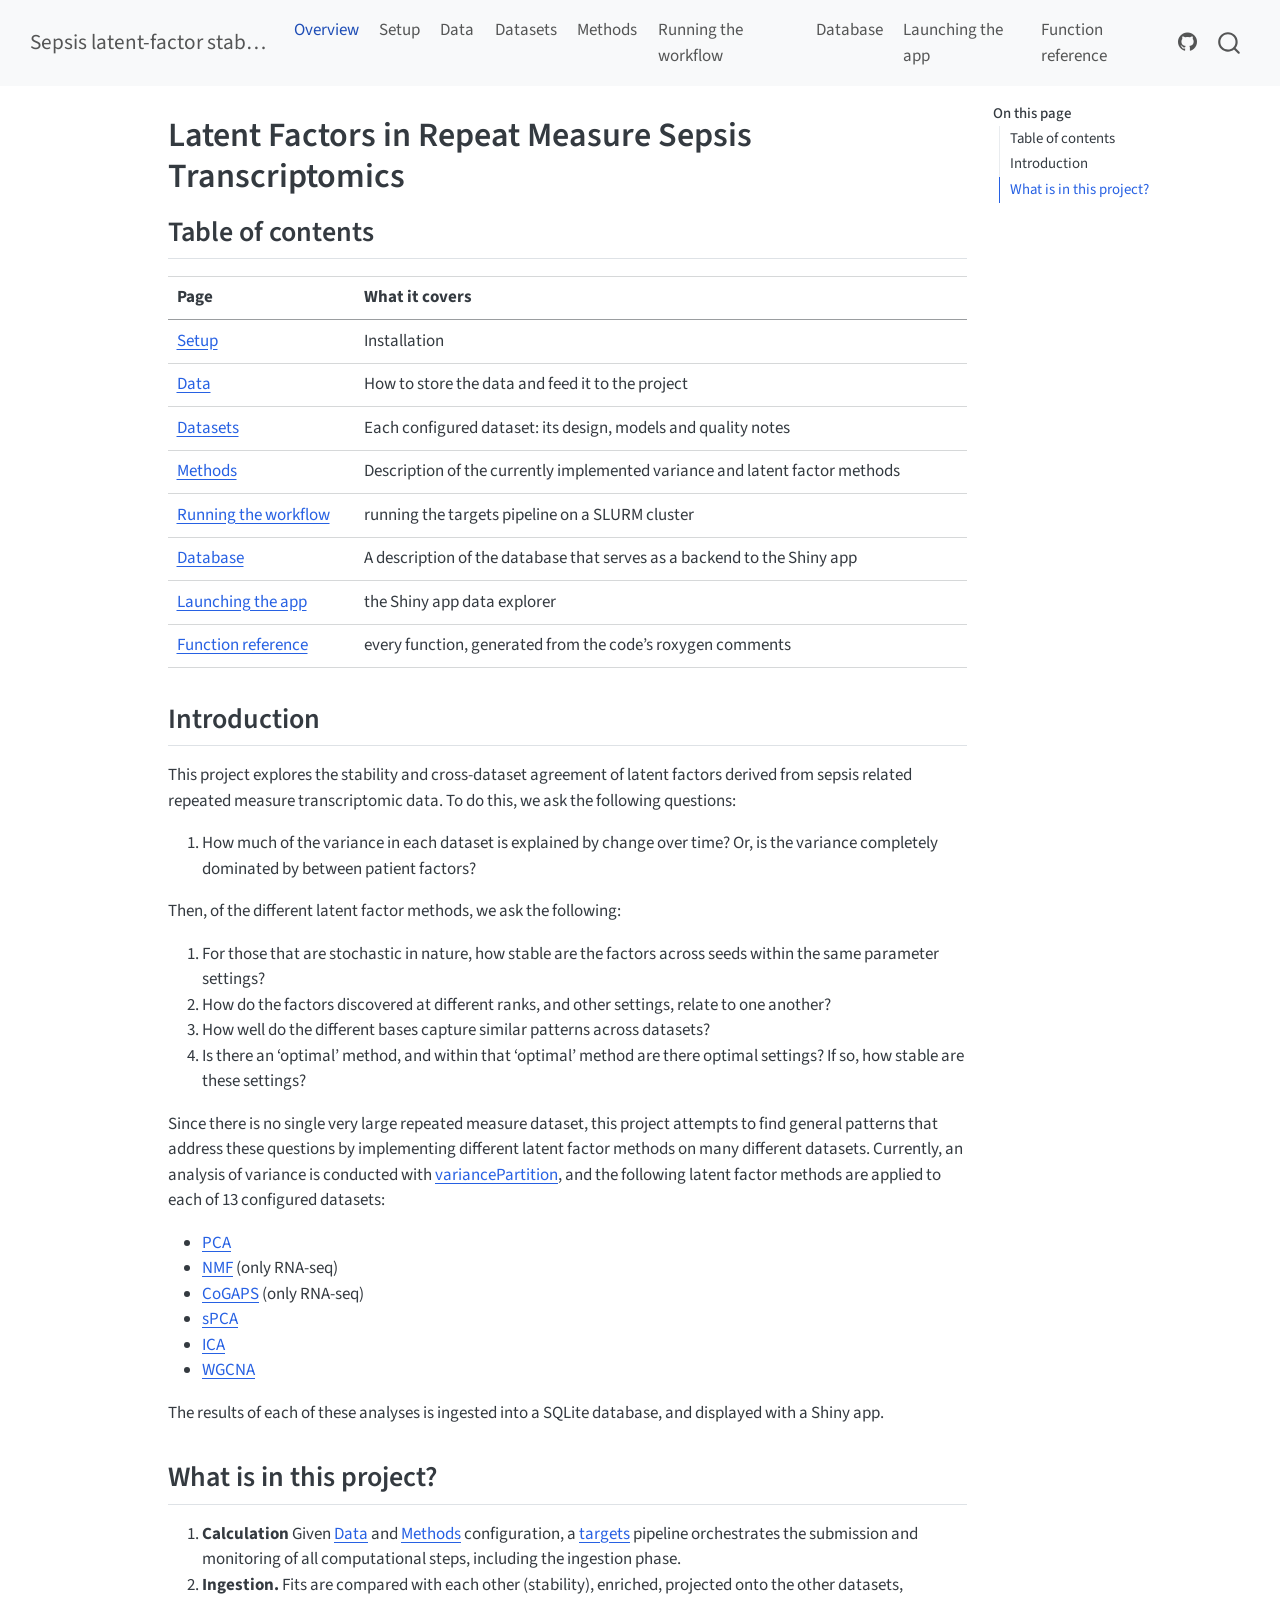
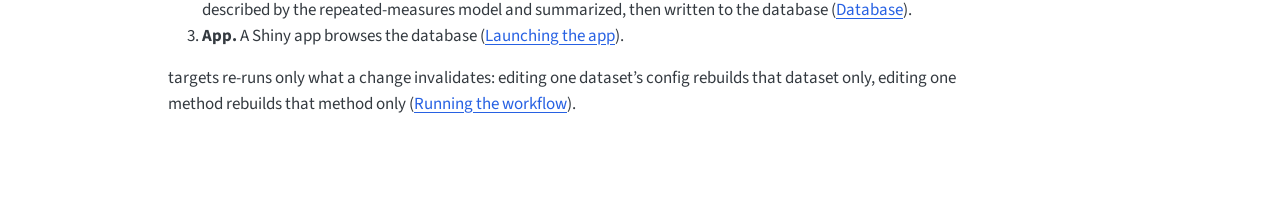
<file: index.html>
<!DOCTYPE html>
<html xmlns="http://www.w3.org/1999/xhtml" lang="en" xml:lang="en"><head>

<meta charset="utf-8">
<meta name="generator" content="quarto-1.10.19">

<meta name="viewport" content="width=device-width, initial-scale=1.0, user-scalable=yes">


<title>Latent Factors in Repeat Measure Sepsis Transcriptomics – Sepsis latent-factor stability</title>
<style>
/* Default styles provided by pandoc.
** See https://pandoc.org/MANUAL.html#variables-for-html for config info.
*/
span.smallcaps{font-variant: small-caps;}
div.columns{display: flex; gap: 1.5em;}
div.column{flex: auto;}
@media screen {
div.columns{gap: min(4vw, 1.5em);}
div.column{overflow-x: auto;}
}
div.hanging-indent{margin-left: 1.5em; text-indent: -1.5em;}
ul.task-list{list-style: none;}
ul.task-list li input[type="checkbox"] {
  width: 0.8em;
  margin: 0 0.8em 0.2em -1em; /* quarto-specific, see https://github.com/quarto-dev/quarto-cli/issues/4556 */ 
  vertical-align: middle;
}
</style>


<script src="site_libs/quarto-nav/quarto-nav.js"></script>
<script src="site_libs/quarto-nav/headroom.min.js"></script>
<script src="site_libs/clipboard/clipboard.min.js"></script>
<script src="site_libs/quarto-search/autocomplete.umd.js"></script>
<script src="site_libs/quarto-search/fuse.min.js"></script>
<script src="site_libs/quarto-search/quarto-search.js"></script>
<meta name="quarto:offset" content="./">
<script src="site_libs/quarto-html/quarto.js" type="module"></script>
<script src="site_libs/quarto-html/tabsets/tabsets.js" type="module"></script>
<script src="site_libs/quarto-html/popper.min.js"></script>
<script src="site_libs/quarto-html/tippy.umd.min.js"></script>
<script src="site_libs/quarto-html/anchor.min.js"></script>
<link href="site_libs/quarto-html/tippy.css" rel="stylesheet">
<link href="site_libs/quarto-html/quarto-syntax-highlighting-bf27225e3a48a9273f3daa8f8e829971.css" rel="stylesheet" id="quarto-text-highlighting-styles">
<script src="site_libs/bootstrap/bootstrap.min.js"></script>
<link href="site_libs/bootstrap/bootstrap-icons.css" rel="stylesheet">
<link href="site_libs/bootstrap/bootstrap-55617497126496852ff9f5a59253c640.min.css" rel="stylesheet" append-hash="true" id="quarto-bootstrap" data-mode="light">
<script id="quarto-search-options" type="application/json">{
  "location": "navbar",
  "copy-button": false,
  "collapse-after": 3,
  "panel-placement": "end",
  "type": "overlay",
  "limit": 50,
  "keyboard-shortcut": [
    "f",
    "/",
    "s"
  ],
  "show-item-context": false,
  "language": {
    "search-no-results-text": "No results",
    "search-matching-documents-text": "matching documents",
    "search-copy-link-title": "Copy link to search",
    "search-hide-matches-text": "Hide additional matches",
    "search-more-match-text": "more match in this document",
    "search-more-matches-text": "more matches in this document",
    "search-clear-button-title": "Clear",
    "search-text-placeholder": "",
    "search-detached-cancel-button-title": "Cancel",
    "search-submit-button-title": "Submit",
    "search-label": "Search"
  }
}</script>


</head>

<body class="nav-fixed quarto-light">

<div id="quarto-search-results"></div>
  <header id="quarto-header" class="headroom fixed-top">
    <nav class="navbar navbar-expand-lg " data-bs-theme="dark">
      <div class="navbar-container container-fluid">
      <div class="navbar-brand-container mx-auto">
    <a class="navbar-brand" href="./index.html">
    <span class="navbar-title">Sepsis latent-factor stability</span>
    </a>
  </div>
            <div id="quarto-search" class="" title="Search"></div>
          <button class="navbar-toggler" type="button" data-bs-toggle="collapse" data-bs-target="#navbarCollapse" aria-controls="navbarCollapse" role="menu" aria-expanded="false" aria-label="Toggle navigation" onclick="if (window.quartoToggleHeadroom) { window.quartoToggleHeadroom(); }">
  <span class="navbar-toggler-icon"></span>
</button>
          <div class="collapse navbar-collapse" id="navbarCollapse">
            <ul class="navbar-nav navbar-nav-scroll me-auto">
  <li class="nav-item">
    <a class="nav-link active" href="./index.html" aria-current="page"> 
<span class="menu-text">Overview</span></a>
  </li>  
  <li class="nav-item">
    <a class="nav-link" href="./setup.html"> 
<span class="menu-text">Setup</span></a>
  </li>  
  <li class="nav-item">
    <a class="nav-link" href="./data.html"> 
<span class="menu-text">Data</span></a>
  </li>  
  <li class="nav-item">
    <a class="nav-link" href="./datasets.html"> 
<span class="menu-text">Datasets</span></a>
  </li>  
  <li class="nav-item">
    <a class="nav-link" href="./methods.html"> 
<span class="menu-text">Methods</span></a>
  </li>  
  <li class="nav-item">
    <a class="nav-link" href="./workflow.html"> 
<span class="menu-text">Running the workflow</span></a>
  </li>  
  <li class="nav-item">
    <a class="nav-link" href="./database.html"> 
<span class="menu-text">Database</span></a>
  </li>  
  <li class="nav-item">
    <a class="nav-link" href="./app.html"> 
<span class="menu-text">Launching the app</span></a>
  </li>  
  <li class="nav-item">
    <a class="nav-link" href="./reference.html"> 
<span class="menu-text">Function reference</span></a>
  </li>  
</ul>
            <ul class="navbar-nav navbar-nav-scroll ms-auto">
  <li class="nav-item compact">
    <a class="nav-link" href="https://github.com/cmatKhan/sepsis_latent_factor_eda"> <i class="bi bi-github" role="img" aria-label="GitHub">
</i> 
<span class="menu-text"></span></a>
  </li>  
</ul>
          </div> <!-- /navcollapse -->
            <div class="quarto-navbar-tools">
</div>
      </div> <!-- /container-fluid -->
    </nav>
</header>
<!-- content -->
<div id="quarto-content" class="quarto-container page-columns page-rows-contents page-layout-article page-navbar">
<!-- sidebar -->
<!-- margin-sidebar -->
    <div id="quarto-margin-sidebar" class="sidebar margin-sidebar">
        <nav id="TOC" role="doc-toc" class="toc-active">
    <h2 id="toc-title">On this page</h2>
   
  <ul>
  <li><a href="#table-of-contents" id="toc-table-of-contents" class="nav-link active" data-scroll-target="#table-of-contents">Table of contents</a></li>
  <li><a href="#introduction" id="toc-introduction" class="nav-link" data-scroll-target="#introduction">Introduction</a></li>
  <li><a href="#what-is-in-this-project" id="toc-what-is-in-this-project" class="nav-link" data-scroll-target="#what-is-in-this-project">What is in this project?</a></li>
  </ul>
</nav>
    </div>
<!-- main -->
<main class="content" id="quarto-document-content">

<header id="title-block-header" class="quarto-title-block default">
<div class="quarto-title">
<h1 class="title">Latent Factors in Repeat Measure Sepsis Transcriptomics</h1>
</div>



<div class="quarto-title-meta">

    
  
    
  </div>
  


</header>


<section id="table-of-contents" class="level2">
<h2 class="anchored" data-anchor-id="table-of-contents">Table of contents</h2>
<table class="caption-top table">
<thead>
<tr class="header">
<th>Page</th>
<th>What it covers</th>
</tr>
</thead>
<tbody>
<tr class="odd">
<td><a href="./setup.html">Setup</a></td>
<td>Installation</td>
</tr>
<tr class="even">
<td><a href="./data.html">Data</a></td>
<td>How to store the data and feed it to the project</td>
</tr>
<tr class="odd">
<td><a href="./datasets.html">Datasets</a></td>
<td>Each configured dataset: its design, models and quality notes</td>
</tr>
<tr class="even">
<td><a href="./methods.html">Methods</a></td>
<td>Description of the currently implemented variance and latent factor methods</td>
</tr>
<tr class="odd">
<td><a href="./workflow.html">Running the workflow</a></td>
<td>running the targets pipeline on a SLURM cluster</td>
</tr>
<tr class="even">
<td><a href="./database.html">Database</a></td>
<td>A description of the database that serves as a backend to the Shiny app</td>
</tr>
<tr class="odd">
<td><a href="./app.html">Launching the app</a></td>
<td>the Shiny app data explorer</td>
</tr>
<tr class="even">
<td><a href="./reference.html">Function reference</a></td>
<td>every function, generated from the code’s roxygen comments</td>
</tr>
</tbody>
</table>
</section>
<section id="introduction" class="level2">
<h2 class="anchored" data-anchor-id="introduction">Introduction</h2>
<p>This project explores the stability and cross-dataset agreement of latent factors derived from sepsis related repeated measure transcriptomic data. To do this, we ask the following questions:</p>
<ol type="1">
<li>How much of the variance in each dataset is explained by change over time? Or, is the variance completely dominated by between patient factors?</li>
</ol>
<p>Then, of the different latent factor methods, we ask the following:</p>
<ol type="1">
<li>For those that are stochastic in nature, how stable are the factors across seeds within the same parameter settings?</li>
<li>How do the factors discovered at different ranks, and other settings, relate to one another?</li>
<li>How well do the different bases capture similar patterns across datasets?</li>
<li>Is there an ‘optimal’ method, and within that ‘optimal’ method are there optimal settings? If so, how stable are these settings?</li>
</ol>
<p>Since there is no single very large repeated measure dataset, this project attempts to find general patterns that address these questions by implementing different latent factor methods on many different datasets. Currently, an analysis of variance is conducted with <a href="https://bioconductor.org/packages/release/bioc/html/variancePartition.html">variancePartition</a>, and the following latent factor methods are applied to each of 13 configured datasets:</p>
<ul>
<li><a href="./methods.html#pca-one-fit-per-dataset">PCA</a></li>
<li><a href="./methods.html#the-methods-and-their-parameters">NMF</a> (only RNA-seq)</li>
<li><a href="./methods.html#the-methods-and-their-parameters">CoGAPS</a> (only RNA-seq)</li>
<li><a href="./methods.html#spca-choosing-the-sparsity">sPCA</a></li>
<li><a href="./methods.html#ica-icasso-and-kurtosis">ICA</a></li>
<li><a href="./methods.html#wgcna-one-network-over-all-genes">WGCNA</a></li>
</ul>
<p>The results of each of these analyses is ingested into a SQLite database, and displayed with a Shiny app.</p>
</section>
<section id="what-is-in-this-project" class="level2">
<h2 class="anchored" data-anchor-id="what-is-in-this-project">What is in this project?</h2>
<ol type="1">
<li><strong>Calculation</strong> Given <a href="./data.html">Data</a> and <a href="./methods.html">Methods</a> configuration, a <a href="https://books.ropensci.org/targets/">targets</a> pipeline orchestrates the submission and monitoring of all computational steps, including the ingestion phase.</li>
<li><strong>Ingestion.</strong> Fits are compared with each other (stability), enriched, projected onto the other datasets, described by the repeated-measures model and summarized, then written to the database (<a href="./database.html">Database</a>).</li>
<li><strong>App.</strong> A Shiny app browses the database (<a href="./app.html">Launching the app</a>).</li>
</ol>
<p>targets re-runs only what a change invalidates: editing one dataset’s config rebuilds that dataset only, editing one method rebuilds that method only (<a href="./workflow.html">Running the workflow</a>).</p>


</section>

</main> <!-- /main -->
<script id="quarto-html-after-body" type="application/javascript">
  window.document.addEventListener("DOMContentLoaded", function (event) {
    const icon = "";
    const anchorJS = new window.AnchorJS();
    anchorJS.options = {
      placement: 'right',
      icon: icon
    };
    anchorJS.add('.anchored');
    const isCodeAnnotation = (el) => {
      for (const clz of el.classList) {
        if (clz.startsWith('code-annotation-')) {                     
          return true;
        }
      }
      return false;
    }
    const onCopySuccess = function(e) {
      // button target
      const button = e.trigger;
      // don't keep focus
      button.blur();
      // flash "checked"
      button.classList.add('code-copy-button-checked');
      var currentTitle = button.getAttribute("title");
      button.setAttribute("title", "Copied!");
      let tooltip;
      if (window.bootstrap) {
        button.setAttribute("data-bs-toggle", "tooltip");
        button.setAttribute("data-bs-placement", "left");
        button.setAttribute("data-bs-title", "Copied!");
        tooltip = new bootstrap.Tooltip(button, 
          { trigger: "manual", 
            customClass: "code-copy-button-tooltip",
            offset: [0, -8]});
        tooltip.show();    
      }
      setTimeout(function() {
        if (tooltip) {
          tooltip.hide();
          button.removeAttribute("data-bs-title");
          button.removeAttribute("data-bs-toggle");
          button.removeAttribute("data-bs-placement");
        }
        button.setAttribute("title", currentTitle);
        button.classList.remove('code-copy-button-checked');
      }, 1000);
      // clear code selection
      e.clearSelection();
    }
    const getTextToCopy = function(trigger) {
      const outerScaffold = trigger.parentElement.cloneNode(true);
      const codeEl = outerScaffold.querySelector('code');
      for (const childEl of codeEl.children) {
        if (isCodeAnnotation(childEl)) {
          childEl.remove();
        }
      }
      return codeEl.innerText;
    }
    const clipboard = new window.ClipboardJS('.code-copy-button:not([data-in-quarto-modal])', {
      text: getTextToCopy
    });
    clipboard.on('success', onCopySuccess);
    if (window.document.getElementById('quarto-embedded-source-code-modal')) {
      const clipboardModal = new window.ClipboardJS('.code-copy-button[data-in-quarto-modal]', {
        text: getTextToCopy,
        container: window.document.getElementById('quarto-embedded-source-code-modal')
      });
      clipboardModal.on('success', onCopySuccess);
    }
      var localhostRegex = new RegExp(/^(?:http|https):\/\/localhost\:?[0-9]*\//);
      var mailtoRegex = new RegExp(/^mailto:/);
        var filterRegex = new RegExp("https:\/\/cmatkhan\.github\.io\/sepsis_latent_factor_eda\/");
      var isInternal = (href) => {
          return filterRegex.test(href) || localhostRegex.test(href) || mailtoRegex.test(href);
      }
      // Inspect non-navigation links and adorn them if external
     var links = window.document.querySelectorAll('a[href]:not(.nav-link):not(.navbar-brand):not(.toc-action):not(.sidebar-link):not(.sidebar-item-toggle):not(.pagination-link):not(.no-external):not([aria-hidden]):not(.dropdown-item):not(.quarto-navigation-tool):not(.about-link)');
      for (var i=0; i<links.length; i++) {
        const link = links[i];
        if (!isInternal(link.href)) {
          // undo the damage that might have been done by quarto-nav.js in the case of
          // links that we want to consider external
          if (link.dataset.originalHref !== undefined) {
            link.href = link.dataset.originalHref;
          }
        }
      }
    function tippyHover(el, contentFn, onTriggerFn, onUntriggerFn) {
      const config = {
        allowHTML: true,
        maxWidth: 500,
        delay: 100,
        arrow: false,
        appendTo: function(el) {
            return el.parentElement;
        },
        interactive: true,
        interactiveBorder: 10,
        theme: 'quarto',
        placement: 'bottom-start',
      };
      if (contentFn) {
        config.content = contentFn;
      }
      if (onTriggerFn) {
        config.onTrigger = onTriggerFn;
      }
      if (onUntriggerFn) {
        config.onUntrigger = onUntriggerFn;
      }
      window.tippy(el, config); 
    }
    const noterefs = window.document.querySelectorAll('a[role="doc-noteref"]');
    for (var i=0; i<noterefs.length; i++) {
      const ref = noterefs[i];
      tippyHover(ref, function() {
        // use id or data attribute instead here
        let href = ref.getAttribute('data-footnote-href') || ref.getAttribute('href');
        try { href = new URL(href).hash; } catch {}
        const id = href.replace(/^#\/?/, "");
        const note = window.document.getElementById(id);
        if (note) {
          return note.innerHTML;
        } else {
          return "";
        }
      });
    }
    const xrefs = window.document.querySelectorAll('a.quarto-xref');
    const processXRef = (id, note) => {
      // Strip column container classes
      const stripColumnClz = (el) => {
        el.classList.remove("page-full", "page-columns");
        if (el.children) {
          for (const child of el.children) {
            stripColumnClz(child);
          }
        }
      }
      stripColumnClz(note)
      if (id === null || id.startsWith('sec-')) {
        // Special case sections, only their first couple elements
        const container = document.createElement("div");
        if (note.children && note.children.length > 2) {
          container.appendChild(note.children[0].cloneNode(true));
          for (let i = 1; i < note.children.length; i++) {
            const child = note.children[i];
            if (child.tagName === "P" && child.innerText === "") {
              continue;
            } else {
              container.appendChild(child.cloneNode(true));
              break;
            }
          }
          if (window.Quarto?.typesetMath) {
            window.Quarto.typesetMath(container);
          }
          return container.innerHTML
        } else {
          if (window.Quarto?.typesetMath) {
            window.Quarto.typesetMath(note);
          }
          return note.innerHTML;
        }
      } else {
        // Remove any anchor links if they are present
        const anchorLink = note.querySelector('a.anchorjs-link');
        if (anchorLink) {
          anchorLink.remove();
        }
        if (window.Quarto?.typesetMath) {
          window.Quarto.typesetMath(note);
        }
        if (note.classList.contains("callout")) {
          return note.outerHTML;
        } else {
          return note.innerHTML;
        }
      }
    }
    for (var i=0; i<xrefs.length; i++) {
      const xref = xrefs[i];
      tippyHover(xref, undefined, function(instance) {
        instance.disable();
        let url = xref.getAttribute('href');
        let hash = undefined; 
        if (url.startsWith('#')) {
          hash = url;
        } else {
          try { hash = new URL(url).hash; } catch {}
        }
        if (hash) {
          const id = hash.replace(/^#\/?/, "");
          const note = window.document.getElementById(id);
          if (note !== null) {
            try {
              const html = processXRef(id, note.cloneNode(true));
              instance.setContent(html);
            } finally {
              instance.enable();
              instance.show();
            }
          } else {
            // See if we can fetch this
            fetch(url.split('#')[0])
            .then(res => res.text())
            .then(html => {
              const parser = new DOMParser();
              const htmlDoc = parser.parseFromString(html, "text/html");
              const note = htmlDoc.getElementById(id);
              if (note !== null) {
                const html = processXRef(id, note);
                instance.setContent(html);
              } 
            }).finally(() => {
              instance.enable();
              instance.show();
            });
          }
        } else {
          // See if we can fetch a full url (with no hash to target)
          // This is a special case and we should probably do some content thinning / targeting
          fetch(url)
          .then(res => res.text())
          .then(html => {
            const parser = new DOMParser();
            const htmlDoc = parser.parseFromString(html, "text/html");
            const note = htmlDoc.querySelector('main.content');
            if (note !== null) {
              // This should only happen for chapter cross references
              // (since there is no id in the URL)
              // remove the first header
              if (note.children.length > 0 && note.children[0].tagName === "HEADER") {
                note.children[0].remove();
              }
              const html = processXRef(null, note);
              instance.setContent(html);
            } 
          }).finally(() => {
            instance.enable();
            instance.show();
          });
        }
      }, function(instance) {
      });
    }
        let selectedAnnoteEl;
        const selectorForAnnotation = ( cell, annotation) => {
          let cellAttr = 'data-code-cell="' + cell + '"';
          let lineAttr = 'data-code-annotation="' +  annotation + '"';
          const selector = 'span[' + cellAttr + '][' + lineAttr + ']';
          return selector;
        }
        const selectCodeLines = (annoteEl) => {
          const doc = window.document;
          const targetCell = annoteEl.getAttribute("data-target-cell");
          const targetAnnotation = annoteEl.getAttribute("data-target-annotation");
          const annoteSpan = window.document.querySelector(selectorForAnnotation(targetCell, targetAnnotation));
          const lines = annoteSpan.getAttribute("data-code-lines").split(",");
          const lineIds = lines.map((line) => {
            return targetCell + "-" + line;
          })
          let top = null;
          let height = null;
          let parent = null;
          if (lineIds.length > 0) {
              //compute the position of the single el (top and bottom and make a div)
              const el = window.document.getElementById(lineIds[0]);
              top = el.offsetTop;
              height = el.offsetHeight;
              parent = el.parentElement.parentElement;
            if (lineIds.length > 1) {
              const lastEl = window.document.getElementById(lineIds[lineIds.length - 1]);
              const bottom = lastEl.offsetTop + lastEl.offsetHeight;
              height = bottom - top;
            }
            if (top !== null && height !== null && parent !== null) {
              // cook up a div (if necessary) and position it 
              let div = window.document.getElementById("code-annotation-line-highlight");
              if (div === null) {
                div = window.document.createElement("div");
                div.setAttribute("id", "code-annotation-line-highlight");
                div.style.position = 'absolute';
                parent.appendChild(div);
              }
              div.style.top = top - 2 + "px";
              div.style.height = height + 4 + "px";
              div.style.left = 0;
              let gutterDiv = window.document.getElementById("code-annotation-line-highlight-gutter");
              if (gutterDiv === null) {
                gutterDiv = window.document.createElement("div");
                gutterDiv.setAttribute("id", "code-annotation-line-highlight-gutter");
                gutterDiv.style.position = 'absolute';
                const codeCell = window.document.getElementById(targetCell);
                const gutter = codeCell.querySelector('.code-annotation-gutter');
                gutter.appendChild(gutterDiv);
              }
              gutterDiv.style.top = top - 2 + "px";
              gutterDiv.style.height = height + 4 + "px";
            }
            selectedAnnoteEl = annoteEl;
          }
        };
        const unselectCodeLines = () => {
          const elementsIds = ["code-annotation-line-highlight", "code-annotation-line-highlight-gutter"];
          elementsIds.forEach((elId) => {
            const div = window.document.getElementById(elId);
            if (div) {
              div.remove();
            }
          });
          selectedAnnoteEl = undefined;
        };
          // Handle positioning of the toggle
      window.addEventListener(
        "resize",
        throttle(() => {
          elRect = undefined;
          if (selectedAnnoteEl) {
            selectCodeLines(selectedAnnoteEl);
          }
        }, 10)
      );
      function throttle(fn, ms) {
      let throttle = false;
      let timer;
        return (...args) => {
          if(!throttle) { // first call gets through
              fn.apply(this, args);
              throttle = true;
          } else { // all the others get throttled
              if(timer) clearTimeout(timer); // cancel #2
              timer = setTimeout(() => {
                fn.apply(this, args);
                timer = throttle = false;
              }, ms);
          }
        };
      }
        // Attach click handler to the DT
        const annoteDls = window.document.querySelectorAll('dt[data-target-cell]');
        for (const annoteDlNode of annoteDls) {
          annoteDlNode.addEventListener('click', (event) => {
            const clickedEl = event.target;
            if (clickedEl !== selectedAnnoteEl) {
              unselectCodeLines();
              const activeEl = window.document.querySelector('dt[data-target-cell].code-annotation-active');
              if (activeEl) {
                activeEl.classList.remove('code-annotation-active');
              }
              selectCodeLines(clickedEl);
              clickedEl.classList.add('code-annotation-active');
            } else {
              // Unselect the line
              unselectCodeLines();
              clickedEl.classList.remove('code-annotation-active');
            }
          });
        }
    const findCites = (el) => {
      const parentEl = el.parentElement;
      if (parentEl) {
        const cites = parentEl.dataset.cites;
        if (cites) {
          return {
            el,
            cites: cites.split(' ')
          };
        } else {
          return findCites(el.parentElement)
        }
      } else {
        return undefined;
      }
    };
    var bibliorefs = window.document.querySelectorAll('a[role="doc-biblioref"]');
    for (var i=0; i<bibliorefs.length; i++) {
      const ref = bibliorefs[i];
      const citeInfo = findCites(ref);
      if (citeInfo) {
        tippyHover(citeInfo.el, function() {
          var popup = window.document.createElement('div');
          citeInfo.cites.forEach(function(cite) {
            var citeDiv = window.document.createElement('div');
            citeDiv.classList.add('hanging-indent');
            citeDiv.classList.add('csl-entry');
            var biblioDiv = window.document.getElementById('ref-' + cite);
            if (biblioDiv) {
              citeDiv.innerHTML = biblioDiv.innerHTML;
            }
            popup.appendChild(citeDiv);
          });
          return popup.innerHTML;
        });
      }
    }
  });
  </script>
</div> <!-- /content -->




</body></html>
</file>
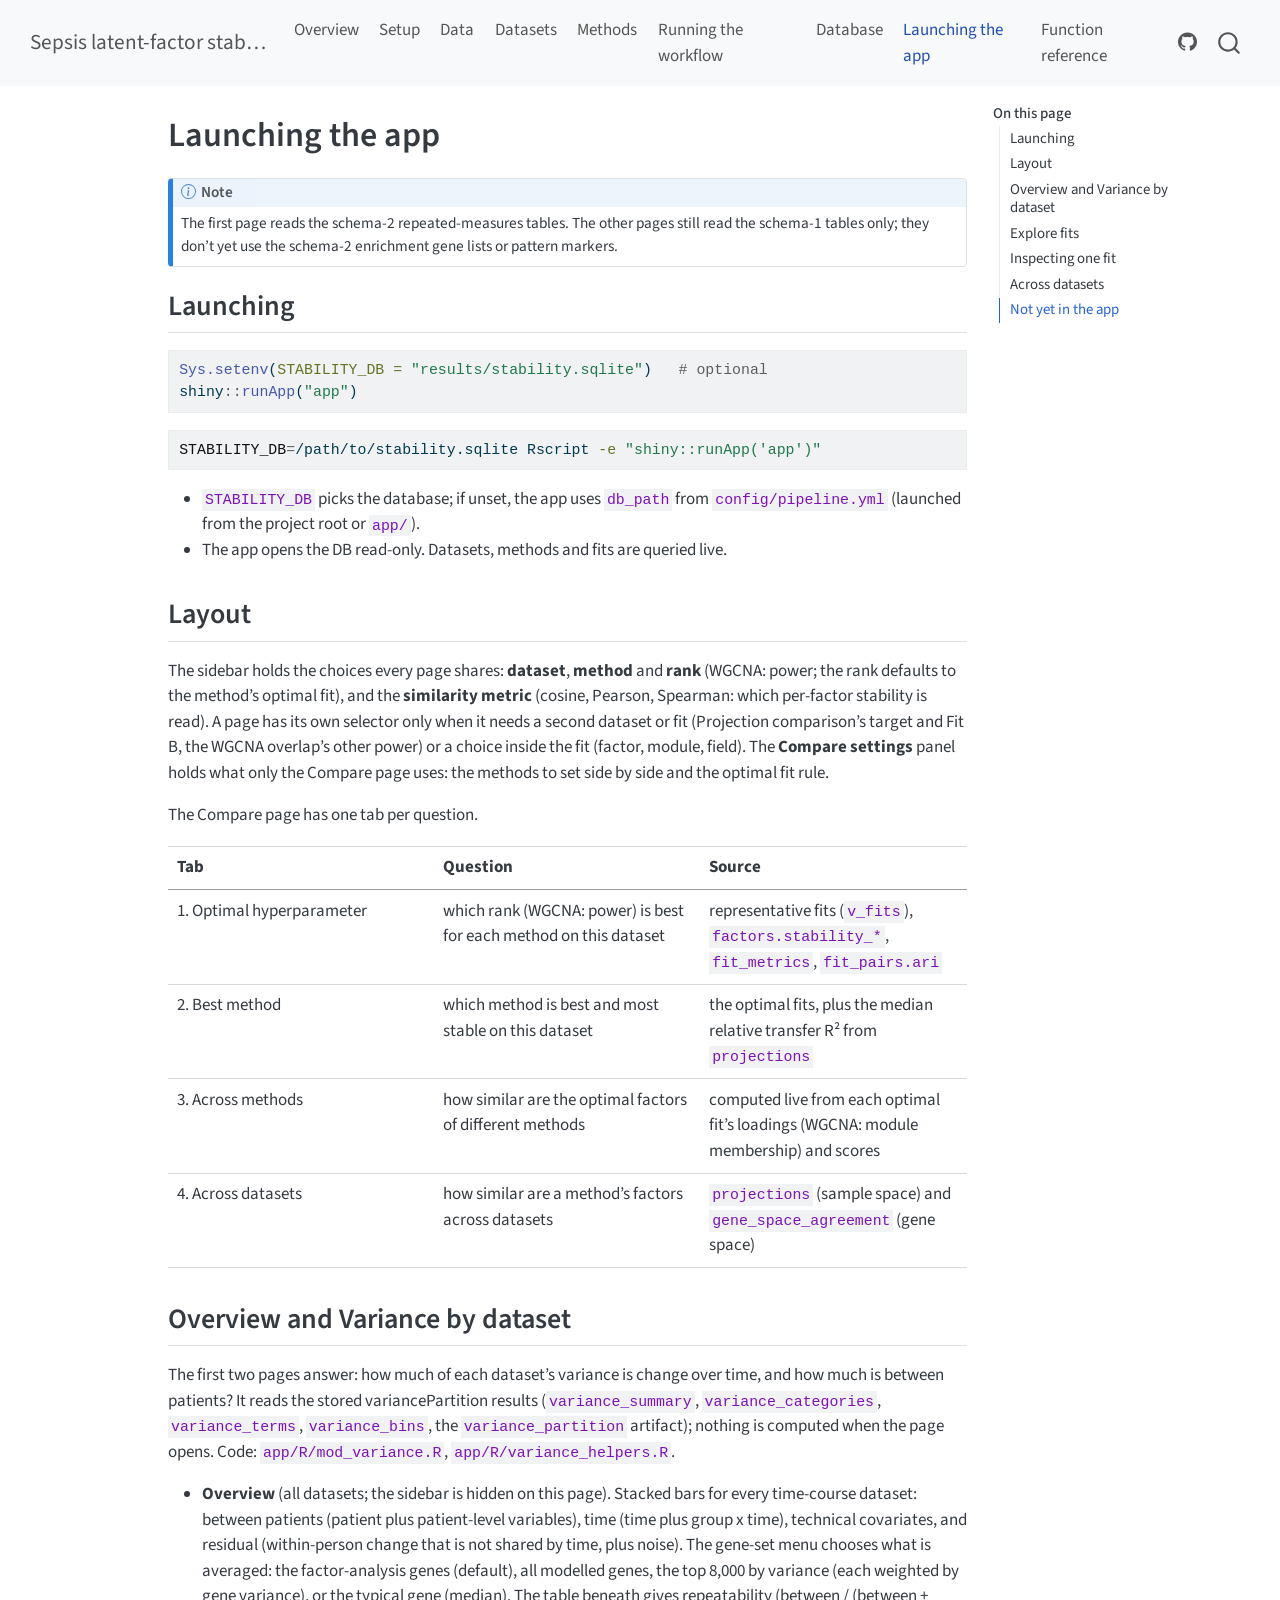
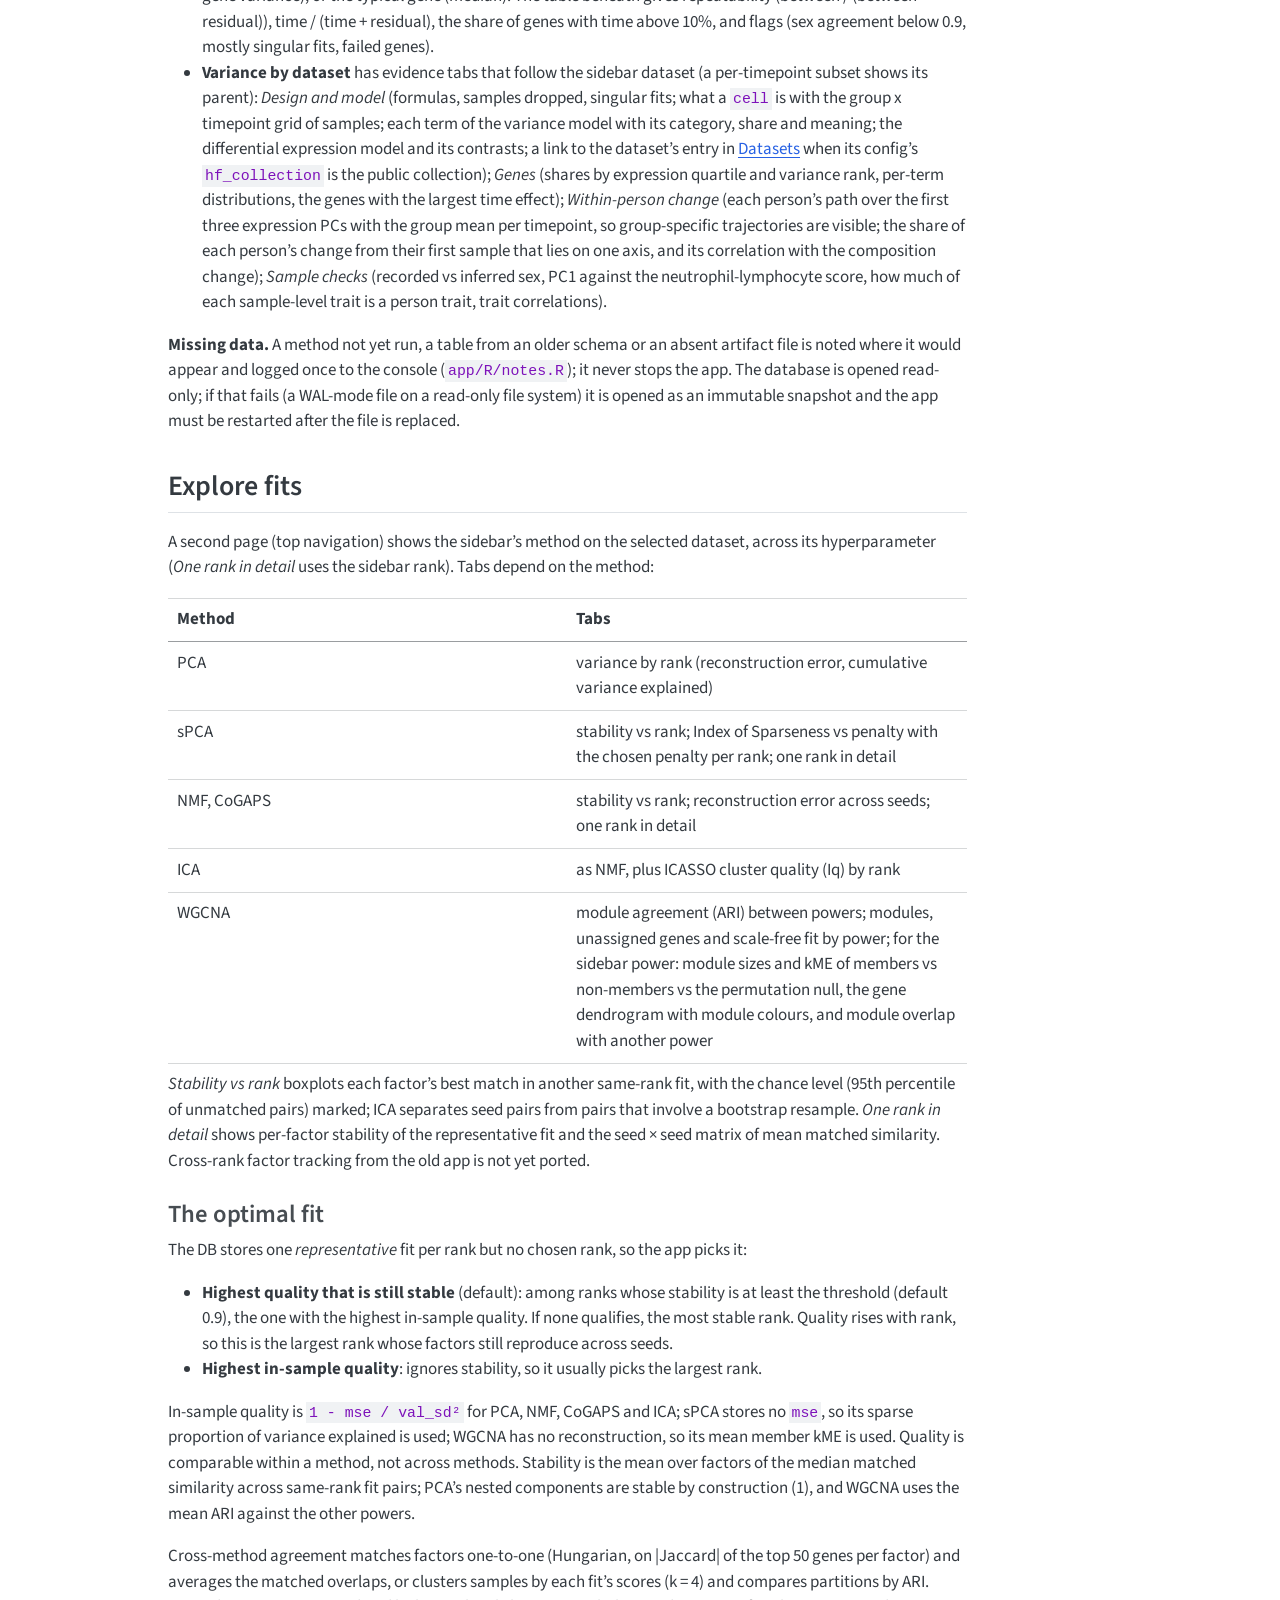
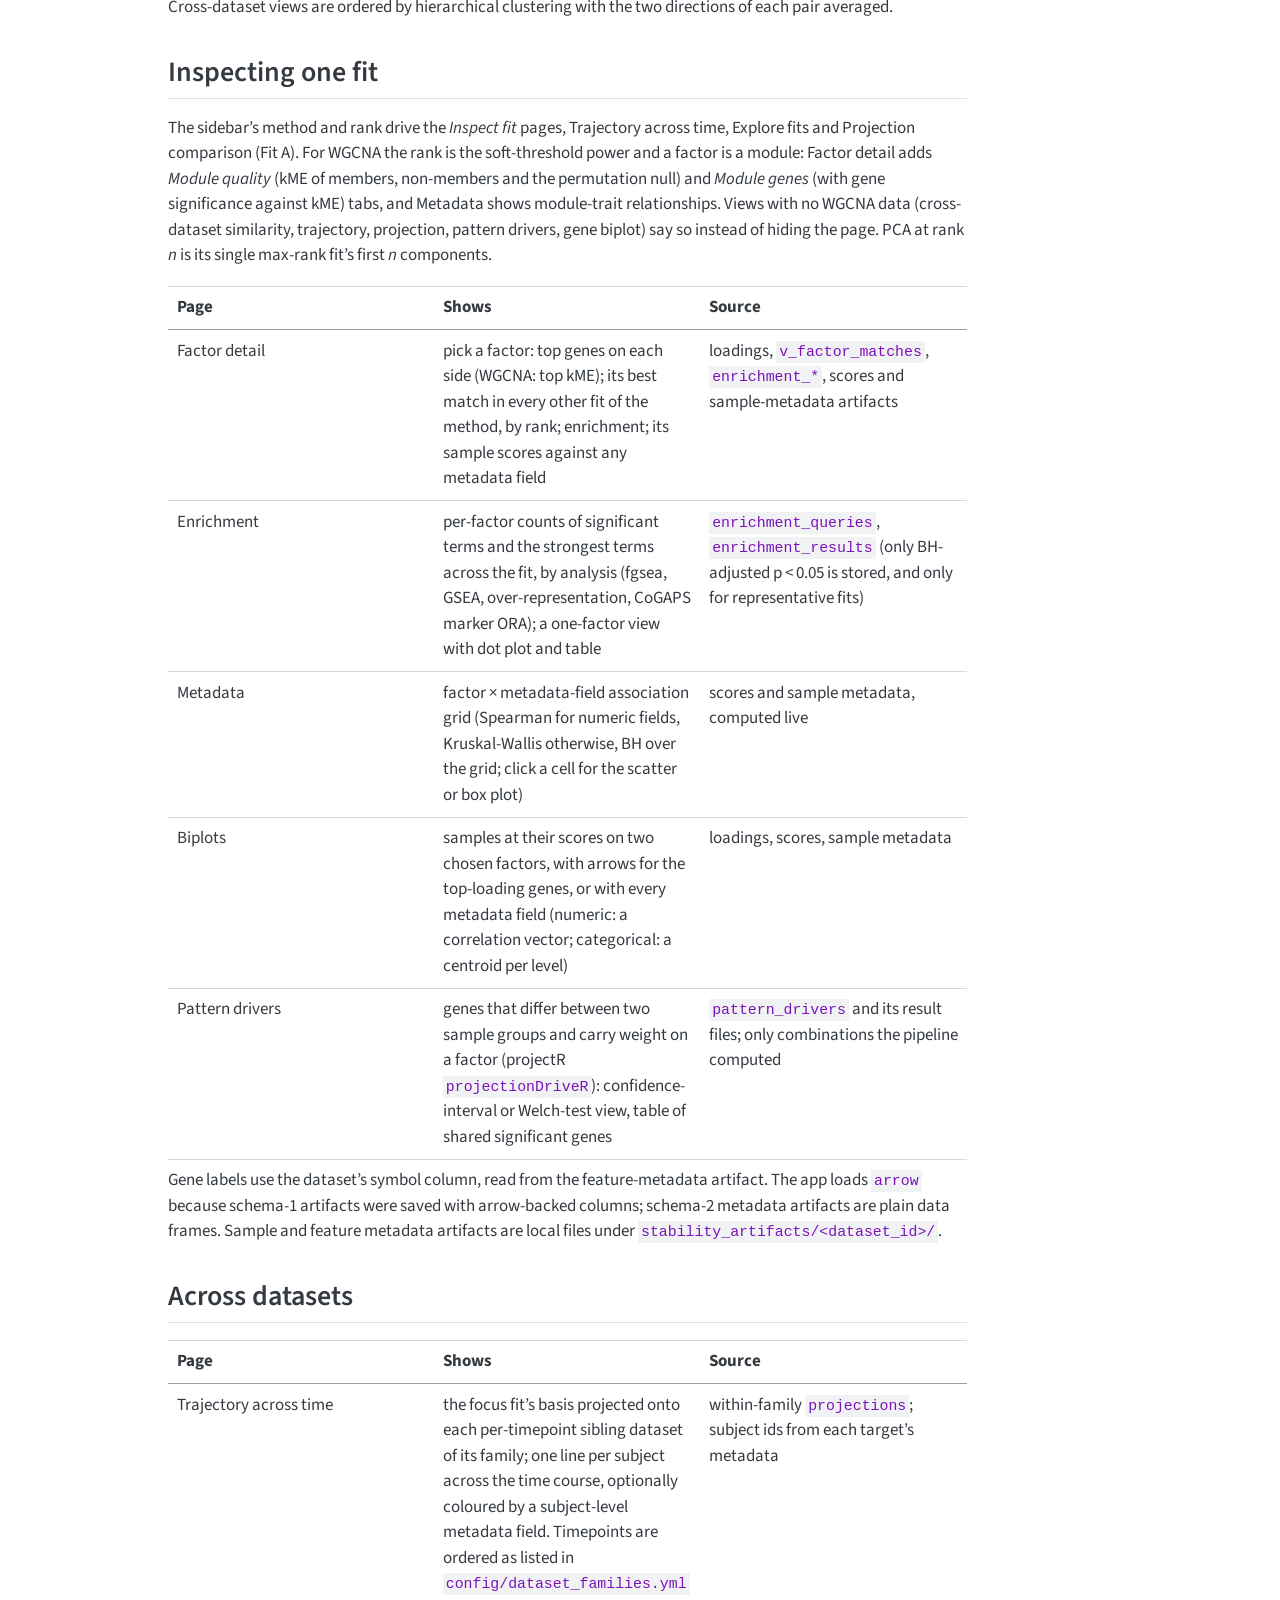
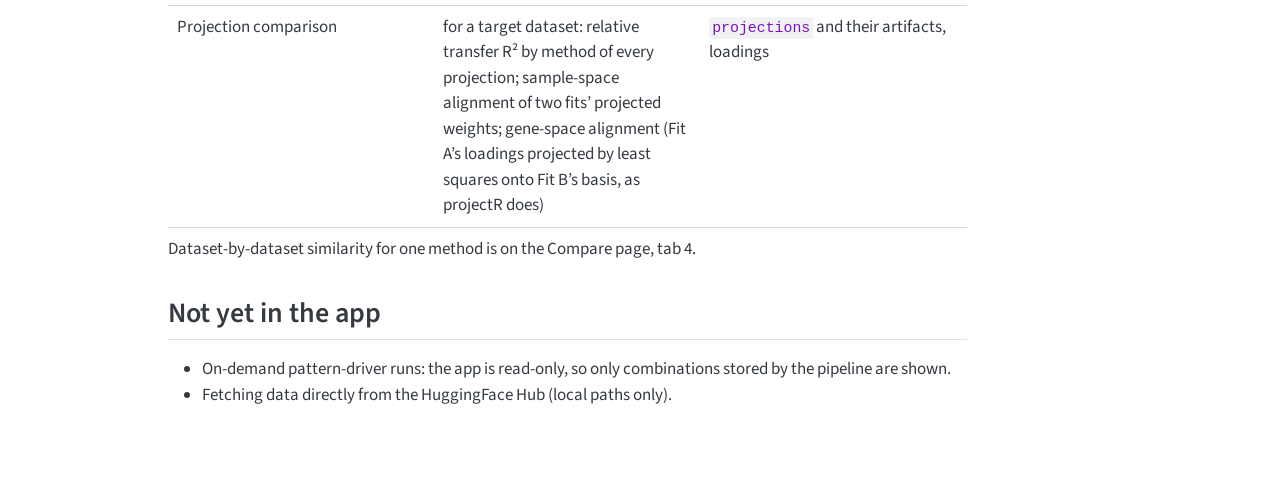
<file: app.html>
<!DOCTYPE html>
<html xmlns="http://www.w3.org/1999/xhtml" lang="en" xml:lang="en"><head>

<meta charset="utf-8">
<meta name="generator" content="quarto-1.10.19">

<meta name="viewport" content="width=device-width, initial-scale=1.0, user-scalable=yes">


<title>Launching the app – Sepsis latent-factor stability</title>
<style>
/* Default styles provided by pandoc.
** See https://pandoc.org/MANUAL.html#variables-for-html for config info.
*/
span.smallcaps{font-variant: small-caps;}
div.columns{display: flex; gap: 1.5em;}
div.column{flex: auto;}
@media screen {
div.columns{gap: min(4vw, 1.5em);}
div.column{overflow-x: auto;}
}
div.hanging-indent{margin-left: 1.5em; text-indent: -1.5em;}
ul.task-list{list-style: none;}
ul.task-list li input[type="checkbox"] {
  width: 0.8em;
  margin: 0 0.8em 0.2em -1em; /* quarto-specific, see https://github.com/quarto-dev/quarto-cli/issues/4556 */ 
  vertical-align: middle;
}
/* CSS for syntax highlighting */
html { -webkit-text-size-adjust: 100%; }
pre > code.sourceCode { white-space: pre; position: relative; }
pre > code.sourceCode > span { display: inline-block; line-height: 1.25; }
pre > code.sourceCode > span:empty { height: 1.2em; }
.sourceCode { overflow: visible; }
code.sourceCode > span { color: inherit; text-decoration: inherit; }
div.sourceCode { margin: 1em 0; }
pre.sourceCode { margin: 0; }
@media screen {
div.sourceCode { overflow: auto; }
}
@media print {
pre > code.sourceCode { white-space: pre-wrap; }
pre > code.sourceCode > span { text-indent: -5em; padding-left: 5em; }
}
pre.numberSource code
  { counter-reset: source-line 0; }
pre.numberSource code > span
  { position: relative; left: -4em; counter-increment: source-line; }
pre.numberSource code > span > a:first-child::before
  { content: counter(source-line);
    position: relative; left: -1em; text-align: right; vertical-align: baseline;
    border: none; display: inline-block;
    -webkit-touch-callout: none; -webkit-user-select: none;
    -khtml-user-select: none; -moz-user-select: none;
    -ms-user-select: none; user-select: none;
    padding: 0 4px; width: 4em;
  }
pre.numberSource { margin-left: 3em;  padding-left: 4px; }
div.sourceCode
  {   }
@media screen {
pre > code.sourceCode > span > a:first-child::before { text-decoration: underline; }
}
</style>


<script src="site_libs/quarto-nav/quarto-nav.js"></script>
<script src="site_libs/quarto-nav/headroom.min.js"></script>
<script src="site_libs/clipboard/clipboard.min.js"></script>
<script src="site_libs/quarto-search/autocomplete.umd.js"></script>
<script src="site_libs/quarto-search/fuse.min.js"></script>
<script src="site_libs/quarto-search/quarto-search.js"></script>
<meta name="quarto:offset" content="./">
<script src="site_libs/quarto-html/quarto.js" type="module"></script>
<script src="site_libs/quarto-html/tabsets/tabsets.js" type="module"></script>
<script src="site_libs/quarto-html/popper.min.js"></script>
<script src="site_libs/quarto-html/tippy.umd.min.js"></script>
<script src="site_libs/quarto-html/anchor.min.js"></script>
<link href="site_libs/quarto-html/tippy.css" rel="stylesheet">
<link href="site_libs/quarto-html/quarto-syntax-highlighting-bf27225e3a48a9273f3daa8f8e829971.css" rel="stylesheet" id="quarto-text-highlighting-styles">
<script src="site_libs/bootstrap/bootstrap.min.js"></script>
<link href="site_libs/bootstrap/bootstrap-icons.css" rel="stylesheet">
<link href="site_libs/bootstrap/bootstrap-55617497126496852ff9f5a59253c640.min.css" rel="stylesheet" append-hash="true" id="quarto-bootstrap" data-mode="light">
<script id="quarto-search-options" type="application/json">{
  "location": "navbar",
  "copy-button": false,
  "collapse-after": 3,
  "panel-placement": "end",
  "type": "overlay",
  "limit": 50,
  "keyboard-shortcut": [
    "f",
    "/",
    "s"
  ],
  "show-item-context": false,
  "language": {
    "search-no-results-text": "No results",
    "search-matching-documents-text": "matching documents",
    "search-copy-link-title": "Copy link to search",
    "search-hide-matches-text": "Hide additional matches",
    "search-more-match-text": "more match in this document",
    "search-more-matches-text": "more matches in this document",
    "search-clear-button-title": "Clear",
    "search-text-placeholder": "",
    "search-detached-cancel-button-title": "Cancel",
    "search-submit-button-title": "Submit",
    "search-label": "Search"
  }
}</script>


</head>

<body class="nav-fixed quarto-light">

<div id="quarto-search-results"></div>
  <header id="quarto-header" class="headroom fixed-top">
    <nav class="navbar navbar-expand-lg " data-bs-theme="dark">
      <div class="navbar-container container-fluid">
      <div class="navbar-brand-container mx-auto">
    <a class="navbar-brand" href="./index.html">
    <span class="navbar-title">Sepsis latent-factor stability</span>
    </a>
  </div>
            <div id="quarto-search" class="" title="Search"></div>
          <button class="navbar-toggler" type="button" data-bs-toggle="collapse" data-bs-target="#navbarCollapse" aria-controls="navbarCollapse" role="menu" aria-expanded="false" aria-label="Toggle navigation" onclick="if (window.quartoToggleHeadroom) { window.quartoToggleHeadroom(); }">
  <span class="navbar-toggler-icon"></span>
</button>
          <div class="collapse navbar-collapse" id="navbarCollapse">
            <ul class="navbar-nav navbar-nav-scroll me-auto">
  <li class="nav-item">
    <a class="nav-link" href="./index.html"> 
<span class="menu-text">Overview</span></a>
  </li>  
  <li class="nav-item">
    <a class="nav-link" href="./setup.html"> 
<span class="menu-text">Setup</span></a>
  </li>  
  <li class="nav-item">
    <a class="nav-link" href="./data.html"> 
<span class="menu-text">Data</span></a>
  </li>  
  <li class="nav-item">
    <a class="nav-link" href="./datasets.html"> 
<span class="menu-text">Datasets</span></a>
  </li>  
  <li class="nav-item">
    <a class="nav-link" href="./methods.html"> 
<span class="menu-text">Methods</span></a>
  </li>  
  <li class="nav-item">
    <a class="nav-link" href="./workflow.html"> 
<span class="menu-text">Running the workflow</span></a>
  </li>  
  <li class="nav-item">
    <a class="nav-link" href="./database.html"> 
<span class="menu-text">Database</span></a>
  </li>  
  <li class="nav-item">
    <a class="nav-link active" href="./app.html" aria-current="page"> 
<span class="menu-text">Launching the app</span></a>
  </li>  
  <li class="nav-item">
    <a class="nav-link" href="./reference.html"> 
<span class="menu-text">Function reference</span></a>
  </li>  
</ul>
            <ul class="navbar-nav navbar-nav-scroll ms-auto">
  <li class="nav-item compact">
    <a class="nav-link" href="https://github.com/cmatKhan/sepsis_latent_factor_eda"> <i class="bi bi-github" role="img" aria-label="GitHub">
</i> 
<span class="menu-text"></span></a>
  </li>  
</ul>
          </div> <!-- /navcollapse -->
            <div class="quarto-navbar-tools">
</div>
      </div> <!-- /container-fluid -->
    </nav>
</header>
<!-- content -->
<div id="quarto-content" class="quarto-container page-columns page-rows-contents page-layout-article page-navbar">
<!-- sidebar -->
<!-- margin-sidebar -->
    <div id="quarto-margin-sidebar" class="sidebar margin-sidebar">
        <nav id="TOC" role="doc-toc" class="toc-active">
    <h2 id="toc-title">On this page</h2>
   
  <ul>
  <li><a href="#launching" id="toc-launching" class="nav-link active" data-scroll-target="#launching">Launching</a></li>
  <li><a href="#layout" id="toc-layout" class="nav-link" data-scroll-target="#layout">Layout</a></li>
  <li><a href="#overview-and-variance-by-dataset" id="toc-overview-and-variance-by-dataset" class="nav-link" data-scroll-target="#overview-and-variance-by-dataset">Overview and Variance by dataset</a></li>
  <li><a href="#explore-fits" id="toc-explore-fits" class="nav-link" data-scroll-target="#explore-fits">Explore fits</a>
  <ul class="collapse">
  <li><a href="#the-optimal-fit" id="toc-the-optimal-fit" class="nav-link" data-scroll-target="#the-optimal-fit">The optimal fit</a></li>
  </ul></li>
  <li><a href="#inspecting-one-fit" id="toc-inspecting-one-fit" class="nav-link" data-scroll-target="#inspecting-one-fit">Inspecting one fit</a></li>
  <li><a href="#across-datasets" id="toc-across-datasets" class="nav-link" data-scroll-target="#across-datasets">Across datasets</a></li>
  <li><a href="#not-yet-in-the-app" id="toc-not-yet-in-the-app" class="nav-link" data-scroll-target="#not-yet-in-the-app">Not yet in the app</a></li>
  </ul>
</nav>
    </div>
<!-- main -->
<main class="content" id="quarto-document-content">

<header id="title-block-header" class="quarto-title-block default">
<div class="quarto-title">
<h1 class="title">Launching the app</h1>
</div>



<div class="quarto-title-meta">

    
  
    
  </div>
  


</header>


<div class="callout callout-style-default callout-note callout-titled">
<div class="callout-header d-flex align-content-center">
<div class="callout-icon-container">
<i class="callout-icon"></i>
</div>
<div class="callout-title-container flex-fill">
Note
</div>
</div>
<div class="callout-body-container callout-body">
<p>The first page reads the schema-2 repeated-measures tables. The other pages still read the schema-1 tables only; they don’t yet use the schema-2 enrichment gene lists or pattern markers.</p>
</div>
</div>
<section id="launching" class="level2">
<h2 class="anchored" data-anchor-id="launching">Launching</h2>
<div class="code-copy-outer-scaffold"><div class="sourceCode" id="cb1"><pre class="sourceCode r code-with-copy"><code class="sourceCode r"><span id="cb1-1"><a href="#cb1-1" aria-hidden="true" tabindex="-1"></a><span class="fu">Sys.setenv</span>(<span class="at">STABILITY_DB =</span> <span class="st">"results/stability.sqlite"</span>)   <span class="co"># optional</span></span>
<span id="cb1-2"><a href="#cb1-2" aria-hidden="true" tabindex="-1"></a>shiny<span class="sc">::</span><span class="fu">runApp</span>(<span class="st">"app"</span>)</span></code></pre></div><button title="Copy to Clipboard" class="code-copy-button"><i class="bi"></i></button></div>
<div class="code-copy-outer-scaffold"><div class="sourceCode" id="cb2"><pre class="sourceCode sh code-with-copy"><code class="sourceCode bash"><span id="cb2-1"><a href="#cb2-1" aria-hidden="true" tabindex="-1"></a><span class="va">STABILITY_DB</span><span class="op">=</span>/path/to/stability.sqlite <span class="ex">Rscript</span> <span class="at">-e</span> <span class="st">"shiny::runApp('app')"</span></span></code></pre></div><button title="Copy to Clipboard" class="code-copy-button"><i class="bi"></i></button></div>
<ul>
<li><code>STABILITY_DB</code> picks the database; if unset, the app uses <code>db_path</code> from <code>config/pipeline.yml</code> (launched from the project root or <code>app/</code>).</li>
<li>The app opens the DB read-only. Datasets, methods and fits are queried live.</li>
</ul>
</section>
<section id="layout" class="level2">
<h2 class="anchored" data-anchor-id="layout">Layout</h2>
<p>The sidebar holds the choices every page shares: <strong>dataset</strong>, <strong>method</strong> and <strong>rank</strong> (WGCNA: power; the rank defaults to the method’s optimal fit), and the <strong>similarity metric</strong> (cosine, Pearson, Spearman: which per-factor stability is read). A page has its own selector only when it needs a second dataset or fit (Projection comparison’s target and Fit B, the WGCNA overlap’s other power) or a choice inside the fit (factor, module, field). The <strong>Compare settings</strong> panel holds what only the Compare page uses: the methods to set side by side and the optimal fit rule.</p>
<p>The Compare page has one tab per question.</p>
<table class="caption-top table">
<colgroup>
<col style="width: 33%">
<col style="width: 33%">
<col style="width: 33%">
</colgroup>
<thead>
<tr class="header">
<th>Tab</th>
<th>Question</th>
<th>Source</th>
</tr>
</thead>
<tbody>
<tr class="odd">
<td>1. Optimal hyperparameter</td>
<td>which rank (WGCNA: power) is best for each method on this dataset</td>
<td>representative fits (<code>v_fits</code>), <code>factors.stability_*</code>, <code>fit_metrics</code>, <code>fit_pairs.ari</code></td>
</tr>
<tr class="even">
<td>2. Best method</td>
<td>which method is best and most stable on this dataset</td>
<td>the optimal fits, plus the median relative transfer R² from <code>projections</code></td>
</tr>
<tr class="odd">
<td>3. Across methods</td>
<td>how similar are the optimal factors of different methods</td>
<td>computed live from each optimal fit’s loadings (WGCNA: module membership) and scores</td>
</tr>
<tr class="even">
<td>4. Across datasets</td>
<td>how similar are a method’s factors across datasets</td>
<td><code>projections</code> (sample space) and <code>gene_space_agreement</code> (gene space)</td>
</tr>
</tbody>
</table>
</section>
<section id="overview-and-variance-by-dataset" class="level2">
<h2 class="anchored" data-anchor-id="overview-and-variance-by-dataset">Overview and Variance by dataset</h2>
<p>The first two pages answer: how much of each dataset’s variance is change over time, and how much is between patients? It reads the stored variancePartition results (<code>variance_summary</code>, <code>variance_categories</code>, <code>variance_terms</code>, <code>variance_bins</code>, the <code>variance_partition</code> artifact); nothing is computed when the page opens. Code: <code>app/R/mod_variance.R</code>, <code>app/R/variance_helpers.R</code>.</p>
<ul>
<li><strong>Overview</strong> (all datasets; the sidebar is hidden on this page). Stacked bars for every time-course dataset: between patients (patient plus patient-level variables), time (time plus group x time), technical covariates, and residual (within-person change that is not shared by time, plus noise). The gene-set menu chooses what is averaged: the factor-analysis genes (default), all modelled genes, the top 8,000 by variance (each weighted by gene variance), or the typical gene (median). The table beneath gives repeatability (between / (between + residual)), time / (time + residual), the share of genes with time above 10%, and flags (sex agreement below 0.9, mostly singular fits, failed genes).</li>
<li><strong>Variance by dataset</strong> has evidence tabs that follow the sidebar dataset (a per-timepoint subset shows its parent): <em>Design and model</em> (formulas, samples dropped, singular fits; what a <code>cell</code> is with the group x timepoint grid of samples; each term of the variance model with its category, share and meaning; the differential expression model and its contrasts; a link to the dataset’s entry in <a href="./datasets.html">Datasets</a> when its config’s <code>hf_collection</code> is the public collection); <em>Genes</em> (shares by expression quartile and variance rank, per-term distributions, the genes with the largest time effect); <em>Within-person change</em> (each person’s path over the first three expression PCs with the group mean per timepoint, so group-specific trajectories are visible; the share of each person’s change from their first sample that lies on one axis, and its correlation with the composition change); <em>Sample checks</em> (recorded vs inferred sex, PC1 against the neutrophil-lymphocyte score, how much of each sample-level trait is a person trait, trait correlations).</li>
</ul>
<p><strong>Missing data.</strong> A method not yet run, a table from an older schema or an absent artifact file is noted where it would appear and logged once to the console (<code>app/R/notes.R</code>); it never stops the app. The database is opened read-only; if that fails (a WAL-mode file on a read-only file system) it is opened as an immutable snapshot and the app must be restarted after the file is replaced.</p>
</section>
<section id="explore-fits" class="level2">
<h2 class="anchored" data-anchor-id="explore-fits">Explore fits</h2>
<p>A second page (top navigation) shows the sidebar’s method on the selected dataset, across its hyperparameter (<em>One rank in detail</em> uses the sidebar rank). Tabs depend on the method:</p>
<table class="caption-top table">
<colgroup>
<col style="width: 50%">
<col style="width: 50%">
</colgroup>
<thead>
<tr class="header">
<th>Method</th>
<th>Tabs</th>
</tr>
</thead>
<tbody>
<tr class="odd">
<td>PCA</td>
<td>variance by rank (reconstruction error, cumulative variance explained)</td>
</tr>
<tr class="even">
<td>sPCA</td>
<td>stability vs rank; Index of Sparseness vs penalty with the chosen penalty per rank; one rank in detail</td>
</tr>
<tr class="odd">
<td>NMF, CoGAPS</td>
<td>stability vs rank; reconstruction error across seeds; one rank in detail</td>
</tr>
<tr class="even">
<td>ICA</td>
<td>as NMF, plus ICASSO cluster quality (Iq) by rank</td>
</tr>
<tr class="odd">
<td>WGCNA</td>
<td>module agreement (ARI) between powers; modules, unassigned genes and scale-free fit by power; for the sidebar power: module sizes and kME of members vs non-members vs the permutation null, the gene dendrogram with module colours, and module overlap with another power</td>
</tr>
</tbody>
</table>
<p><em>Stability vs rank</em> boxplots each factor’s best match in another same-rank fit, with the chance level (95th percentile of unmatched pairs) marked; ICA separates seed pairs from pairs that involve a bootstrap resample. <em>One rank in detail</em> shows per-factor stability of the representative fit and the seed × seed matrix of mean matched similarity. Cross-rank factor tracking from the old app is not yet ported.</p>
<section id="the-optimal-fit" class="level3">
<h3 class="anchored" data-anchor-id="the-optimal-fit">The optimal fit</h3>
<p>The DB stores one <em>representative</em> fit per rank but no chosen rank, so the app picks it:</p>
<ul>
<li><strong>Highest quality that is still stable</strong> (default): among ranks whose stability is at least the threshold (default 0.9), the one with the highest in-sample quality. If none qualifies, the most stable rank. Quality rises with rank, so this is the largest rank whose factors still reproduce across seeds.</li>
<li><strong>Highest in-sample quality</strong>: ignores stability, so it usually picks the largest rank.</li>
</ul>
<p>In-sample quality is <code>1 - mse / val_sd²</code> for PCA, NMF, CoGAPS and ICA; sPCA stores no <code>mse</code>, so its sparse proportion of variance explained is used; WGCNA has no reconstruction, so its mean member kME is used. Quality is comparable within a method, not across methods. Stability is the mean over factors of the median matched similarity across same-rank fit pairs; PCA’s nested components are stable by construction (1), and WGCNA uses the mean ARI against the other powers.</p>
<p>Cross-method agreement matches factors one-to-one (Hungarian, on |Jaccard| of the top 50 genes per factor) and averages the matched overlaps, or clusters samples by each fit’s scores (k = 4) and compares partitions by ARI. Cross-dataset views are ordered by hierarchical clustering with the two directions of each pair averaged.</p>
</section>
</section>
<section id="inspecting-one-fit" class="level2">
<h2 class="anchored" data-anchor-id="inspecting-one-fit">Inspecting one fit</h2>
<p>The sidebar’s method and rank drive the <em>Inspect fit</em> pages, Trajectory across time, Explore fits and Projection comparison (Fit A). For WGCNA the rank is the soft-threshold power and a factor is a module: Factor detail adds <em>Module quality</em> (kME of members, non-members and the permutation null) and <em>Module genes</em> (with gene significance against kME) tabs, and Metadata shows module-trait relationships. Views with no WGCNA data (cross-dataset similarity, trajectory, projection, pattern drivers, gene biplot) say so instead of hiding the page. PCA at rank <em>n</em> is its single max-rank fit’s first <em>n</em> components.</p>
<table class="caption-top table">
<colgroup>
<col style="width: 33%">
<col style="width: 33%">
<col style="width: 33%">
</colgroup>
<thead>
<tr class="header">
<th>Page</th>
<th>Shows</th>
<th>Source</th>
</tr>
</thead>
<tbody>
<tr class="odd">
<td>Factor detail</td>
<td>pick a factor: top genes on each side (WGCNA: top kME); its best match in every other fit of the method, by rank; enrichment; its sample scores against any metadata field</td>
<td>loadings, <code>v_factor_matches</code>, <code>enrichment_*</code>, scores and sample-metadata artifacts</td>
</tr>
<tr class="even">
<td>Enrichment</td>
<td>per-factor counts of significant terms and the strongest terms across the fit, by analysis (fgsea, GSEA, over-representation, CoGAPS marker ORA); a one-factor view with dot plot and table</td>
<td><code>enrichment_queries</code>, <code>enrichment_results</code> (only BH-adjusted p &lt; 0.05 is stored, and only for representative fits)</td>
</tr>
<tr class="odd">
<td>Metadata</td>
<td>factor × metadata-field association grid (Spearman for numeric fields, Kruskal-Wallis otherwise, BH over the grid; click a cell for the scatter or box plot)</td>
<td>scores and sample metadata, computed live</td>
</tr>
<tr class="even">
<td>Biplots</td>
<td>samples at their scores on two chosen factors, with arrows for the top-loading genes, or with every metadata field (numeric: a correlation vector; categorical: a centroid per level)</td>
<td>loadings, scores, sample metadata</td>
</tr>
<tr class="odd">
<td>Pattern drivers</td>
<td>genes that differ between two sample groups and carry weight on a factor (projectR <code>projectionDriveR</code>): confidence-interval or Welch-test view, table of shared significant genes</td>
<td><code>pattern_drivers</code> and its result files; only combinations the pipeline computed</td>
</tr>
</tbody>
</table>
<p>Gene labels use the dataset’s symbol column, read from the feature-metadata artifact. The app loads <code>arrow</code> because schema-1 artifacts were saved with arrow-backed columns; schema-2 metadata artifacts are plain data frames. Sample and feature metadata artifacts are local files under <code>stability_artifacts/&lt;dataset_id&gt;/</code>.</p>
</section>
<section id="across-datasets" class="level2">
<h2 class="anchored" data-anchor-id="across-datasets">Across datasets</h2>
<table class="caption-top table">
<colgroup>
<col style="width: 33%">
<col style="width: 33%">
<col style="width: 33%">
</colgroup>
<thead>
<tr class="header">
<th>Page</th>
<th>Shows</th>
<th>Source</th>
</tr>
</thead>
<tbody>
<tr class="odd">
<td>Trajectory across time</td>
<td>the focus fit’s basis projected onto each per-timepoint sibling dataset of its family; one line per subject across the time course, optionally coloured by a subject-level metadata field. Timepoints are ordered as listed in <code>config/dataset_families.yml</code></td>
<td>within-family <code>projections</code>; subject ids from each target’s metadata</td>
</tr>
<tr class="even">
<td>Projection comparison</td>
<td>for a target dataset: relative transfer R² by method of every projection; sample-space alignment of two fits’ projected weights; gene-space alignment (Fit A’s loadings projected by least squares onto Fit B’s basis, as projectR does)</td>
<td><code>projections</code> and their artifacts, loadings</td>
</tr>
</tbody>
</table>
<p>Dataset-by-dataset similarity for one method is on the Compare page, tab 4.</p>
</section>
<section id="not-yet-in-the-app" class="level2">
<h2 class="anchored" data-anchor-id="not-yet-in-the-app">Not yet in the app</h2>
<ul>
<li>On-demand pattern-driver runs: the app is read-only, so only combinations stored by the pipeline are shown.</li>
<li>Fetching data directly from the HuggingFace Hub (local paths only).</li>
</ul>


</section>

</main> <!-- /main -->
<script id="quarto-html-after-body" type="application/javascript">
  window.document.addEventListener("DOMContentLoaded", function (event) {
    const icon = "";
    const anchorJS = new window.AnchorJS();
    anchorJS.options = {
      placement: 'right',
      icon: icon
    };
    anchorJS.add('.anchored');
    const isCodeAnnotation = (el) => {
      for (const clz of el.classList) {
        if (clz.startsWith('code-annotation-')) {                     
          return true;
        }
      }
      return false;
    }
    const onCopySuccess = function(e) {
      // button target
      const button = e.trigger;
      // don't keep focus
      button.blur();
      // flash "checked"
      button.classList.add('code-copy-button-checked');
      var currentTitle = button.getAttribute("title");
      button.setAttribute("title", "Copied!");
      let tooltip;
      if (window.bootstrap) {
        button.setAttribute("data-bs-toggle", "tooltip");
        button.setAttribute("data-bs-placement", "left");
        button.setAttribute("data-bs-title", "Copied!");
        tooltip = new bootstrap.Tooltip(button, 
          { trigger: "manual", 
            customClass: "code-copy-button-tooltip",
            offset: [0, -8]});
        tooltip.show();    
      }
      setTimeout(function() {
        if (tooltip) {
          tooltip.hide();
          button.removeAttribute("data-bs-title");
          button.removeAttribute("data-bs-toggle");
          button.removeAttribute("data-bs-placement");
        }
        button.setAttribute("title", currentTitle);
        button.classList.remove('code-copy-button-checked');
      }, 1000);
      // clear code selection
      e.clearSelection();
    }
    const getTextToCopy = function(trigger) {
      const outerScaffold = trigger.parentElement.cloneNode(true);
      const codeEl = outerScaffold.querySelector('code');
      for (const childEl of codeEl.children) {
        if (isCodeAnnotation(childEl)) {
          childEl.remove();
        }
      }
      return codeEl.innerText;
    }
    const clipboard = new window.ClipboardJS('.code-copy-button:not([data-in-quarto-modal])', {
      text: getTextToCopy
    });
    clipboard.on('success', onCopySuccess);
    if (window.document.getElementById('quarto-embedded-source-code-modal')) {
      const clipboardModal = new window.ClipboardJS('.code-copy-button[data-in-quarto-modal]', {
        text: getTextToCopy,
        container: window.document.getElementById('quarto-embedded-source-code-modal')
      });
      clipboardModal.on('success', onCopySuccess);
    }
      var localhostRegex = new RegExp(/^(?:http|https):\/\/localhost\:?[0-9]*\//);
      var mailtoRegex = new RegExp(/^mailto:/);
        var filterRegex = new RegExp("https:\/\/cmatkhan\.github\.io\/sepsis_latent_factor_eda\/");
      var isInternal = (href) => {
          return filterRegex.test(href) || localhostRegex.test(href) || mailtoRegex.test(href);
      }
      // Inspect non-navigation links and adorn them if external
     var links = window.document.querySelectorAll('a[href]:not(.nav-link):not(.navbar-brand):not(.toc-action):not(.sidebar-link):not(.sidebar-item-toggle):not(.pagination-link):not(.no-external):not([aria-hidden]):not(.dropdown-item):not(.quarto-navigation-tool):not(.about-link)');
      for (var i=0; i<links.length; i++) {
        const link = links[i];
        if (!isInternal(link.href)) {
          // undo the damage that might have been done by quarto-nav.js in the case of
          // links that we want to consider external
          if (link.dataset.originalHref !== undefined) {
            link.href = link.dataset.originalHref;
          }
        }
      }
    function tippyHover(el, contentFn, onTriggerFn, onUntriggerFn) {
      const config = {
        allowHTML: true,
        maxWidth: 500,
        delay: 100,
        arrow: false,
        appendTo: function(el) {
            return el.parentElement;
        },
        interactive: true,
        interactiveBorder: 10,
        theme: 'quarto',
        placement: 'bottom-start',
      };
      if (contentFn) {
        config.content = contentFn;
      }
      if (onTriggerFn) {
        config.onTrigger = onTriggerFn;
      }
      if (onUntriggerFn) {
        config.onUntrigger = onUntriggerFn;
      }
      window.tippy(el, config); 
    }
    const noterefs = window.document.querySelectorAll('a[role="doc-noteref"]');
    for (var i=0; i<noterefs.length; i++) {
      const ref = noterefs[i];
      tippyHover(ref, function() {
        // use id or data attribute instead here
        let href = ref.getAttribute('data-footnote-href') || ref.getAttribute('href');
        try { href = new URL(href).hash; } catch {}
        const id = href.replace(/^#\/?/, "");
        const note = window.document.getElementById(id);
        if (note) {
          return note.innerHTML;
        } else {
          return "";
        }
      });
    }
    const xrefs = window.document.querySelectorAll('a.quarto-xref');
    const processXRef = (id, note) => {
      // Strip column container classes
      const stripColumnClz = (el) => {
        el.classList.remove("page-full", "page-columns");
        if (el.children) {
          for (const child of el.children) {
            stripColumnClz(child);
          }
        }
      }
      stripColumnClz(note)
      if (id === null || id.startsWith('sec-')) {
        // Special case sections, only their first couple elements
        const container = document.createElement("div");
        if (note.children && note.children.length > 2) {
          container.appendChild(note.children[0].cloneNode(true));
          for (let i = 1; i < note.children.length; i++) {
            const child = note.children[i];
            if (child.tagName === "P" && child.innerText === "") {
              continue;
            } else {
              container.appendChild(child.cloneNode(true));
              break;
            }
          }
          if (window.Quarto?.typesetMath) {
            window.Quarto.typesetMath(container);
          }
          return container.innerHTML
        } else {
          if (window.Quarto?.typesetMath) {
            window.Quarto.typesetMath(note);
          }
          return note.innerHTML;
        }
      } else {
        // Remove any anchor links if they are present
        const anchorLink = note.querySelector('a.anchorjs-link');
        if (anchorLink) {
          anchorLink.remove();
        }
        if (window.Quarto?.typesetMath) {
          window.Quarto.typesetMath(note);
        }
        if (note.classList.contains("callout")) {
          return note.outerHTML;
        } else {
          return note.innerHTML;
        }
      }
    }
    for (var i=0; i<xrefs.length; i++) {
      const xref = xrefs[i];
      tippyHover(xref, undefined, function(instance) {
        instance.disable();
        let url = xref.getAttribute('href');
        let hash = undefined; 
        if (url.startsWith('#')) {
          hash = url;
        } else {
          try { hash = new URL(url).hash; } catch {}
        }
        if (hash) {
          const id = hash.replace(/^#\/?/, "");
          const note = window.document.getElementById(id);
          if (note !== null) {
            try {
              const html = processXRef(id, note.cloneNode(true));
              instance.setContent(html);
            } finally {
              instance.enable();
              instance.show();
            }
          } else {
            // See if we can fetch this
            fetch(url.split('#')[0])
            .then(res => res.text())
            .then(html => {
              const parser = new DOMParser();
              const htmlDoc = parser.parseFromString(html, "text/html");
              const note = htmlDoc.getElementById(id);
              if (note !== null) {
                const html = processXRef(id, note);
                instance.setContent(html);
              } 
            }).finally(() => {
              instance.enable();
              instance.show();
            });
          }
        } else {
          // See if we can fetch a full url (with no hash to target)
          // This is a special case and we should probably do some content thinning / targeting
          fetch(url)
          .then(res => res.text())
          .then(html => {
            const parser = new DOMParser();
            const htmlDoc = parser.parseFromString(html, "text/html");
            const note = htmlDoc.querySelector('main.content');
            if (note !== null) {
              // This should only happen for chapter cross references
              // (since there is no id in the URL)
              // remove the first header
              if (note.children.length > 0 && note.children[0].tagName === "HEADER") {
                note.children[0].remove();
              }
              const html = processXRef(null, note);
              instance.setContent(html);
            } 
          }).finally(() => {
            instance.enable();
            instance.show();
          });
        }
      }, function(instance) {
      });
    }
        let selectedAnnoteEl;
        const selectorForAnnotation = ( cell, annotation) => {
          let cellAttr = 'data-code-cell="' + cell + '"';
          let lineAttr = 'data-code-annotation="' +  annotation + '"';
          const selector = 'span[' + cellAttr + '][' + lineAttr + ']';
          return selector;
        }
        const selectCodeLines = (annoteEl) => {
          const doc = window.document;
          const targetCell = annoteEl.getAttribute("data-target-cell");
          const targetAnnotation = annoteEl.getAttribute("data-target-annotation");
          const annoteSpan = window.document.querySelector(selectorForAnnotation(targetCell, targetAnnotation));
          const lines = annoteSpan.getAttribute("data-code-lines").split(",");
          const lineIds = lines.map((line) => {
            return targetCell + "-" + line;
          })
          let top = null;
          let height = null;
          let parent = null;
          if (lineIds.length > 0) {
              //compute the position of the single el (top and bottom and make a div)
              const el = window.document.getElementById(lineIds[0]);
              top = el.offsetTop;
              height = el.offsetHeight;
              parent = el.parentElement.parentElement;
            if (lineIds.length > 1) {
              const lastEl = window.document.getElementById(lineIds[lineIds.length - 1]);
              const bottom = lastEl.offsetTop + lastEl.offsetHeight;
              height = bottom - top;
            }
            if (top !== null && height !== null && parent !== null) {
              // cook up a div (if necessary) and position it 
              let div = window.document.getElementById("code-annotation-line-highlight");
              if (div === null) {
                div = window.document.createElement("div");
                div.setAttribute("id", "code-annotation-line-highlight");
                div.style.position = 'absolute';
                parent.appendChild(div);
              }
              div.style.top = top - 2 + "px";
              div.style.height = height + 4 + "px";
              div.style.left = 0;
              let gutterDiv = window.document.getElementById("code-annotation-line-highlight-gutter");
              if (gutterDiv === null) {
                gutterDiv = window.document.createElement("div");
                gutterDiv.setAttribute("id", "code-annotation-line-highlight-gutter");
                gutterDiv.style.position = 'absolute';
                const codeCell = window.document.getElementById(targetCell);
                const gutter = codeCell.querySelector('.code-annotation-gutter');
                gutter.appendChild(gutterDiv);
              }
              gutterDiv.style.top = top - 2 + "px";
              gutterDiv.style.height = height + 4 + "px";
            }
            selectedAnnoteEl = annoteEl;
          }
        };
        const unselectCodeLines = () => {
          const elementsIds = ["code-annotation-line-highlight", "code-annotation-line-highlight-gutter"];
          elementsIds.forEach((elId) => {
            const div = window.document.getElementById(elId);
            if (div) {
              div.remove();
            }
          });
          selectedAnnoteEl = undefined;
        };
          // Handle positioning of the toggle
      window.addEventListener(
        "resize",
        throttle(() => {
          elRect = undefined;
          if (selectedAnnoteEl) {
            selectCodeLines(selectedAnnoteEl);
          }
        }, 10)
      );
      function throttle(fn, ms) {
      let throttle = false;
      let timer;
        return (...args) => {
          if(!throttle) { // first call gets through
              fn.apply(this, args);
              throttle = true;
          } else { // all the others get throttled
              if(timer) clearTimeout(timer); // cancel #2
              timer = setTimeout(() => {
                fn.apply(this, args);
                timer = throttle = false;
              }, ms);
          }
        };
      }
        // Attach click handler to the DT
        const annoteDls = window.document.querySelectorAll('dt[data-target-cell]');
        for (const annoteDlNode of annoteDls) {
          annoteDlNode.addEventListener('click', (event) => {
            const clickedEl = event.target;
            if (clickedEl !== selectedAnnoteEl) {
              unselectCodeLines();
              const activeEl = window.document.querySelector('dt[data-target-cell].code-annotation-active');
              if (activeEl) {
                activeEl.classList.remove('code-annotation-active');
              }
              selectCodeLines(clickedEl);
              clickedEl.classList.add('code-annotation-active');
            } else {
              // Unselect the line
              unselectCodeLines();
              clickedEl.classList.remove('code-annotation-active');
            }
          });
        }
    const findCites = (el) => {
      const parentEl = el.parentElement;
      if (parentEl) {
        const cites = parentEl.dataset.cites;
        if (cites) {
          return {
            el,
            cites: cites.split(' ')
          };
        } else {
          return findCites(el.parentElement)
        }
      } else {
        return undefined;
      }
    };
    var bibliorefs = window.document.querySelectorAll('a[role="doc-biblioref"]');
    for (var i=0; i<bibliorefs.length; i++) {
      const ref = bibliorefs[i];
      const citeInfo = findCites(ref);
      if (citeInfo) {
        tippyHover(citeInfo.el, function() {
          var popup = window.document.createElement('div');
          citeInfo.cites.forEach(function(cite) {
            var citeDiv = window.document.createElement('div');
            citeDiv.classList.add('hanging-indent');
            citeDiv.classList.add('csl-entry');
            var biblioDiv = window.document.getElementById('ref-' + cite);
            if (biblioDiv) {
              citeDiv.innerHTML = biblioDiv.innerHTML;
            }
            popup.appendChild(citeDiv);
          });
          return popup.innerHTML;
        });
      }
    }
  });
  </script>
</div> <!-- /content -->




</body></html>
</file>
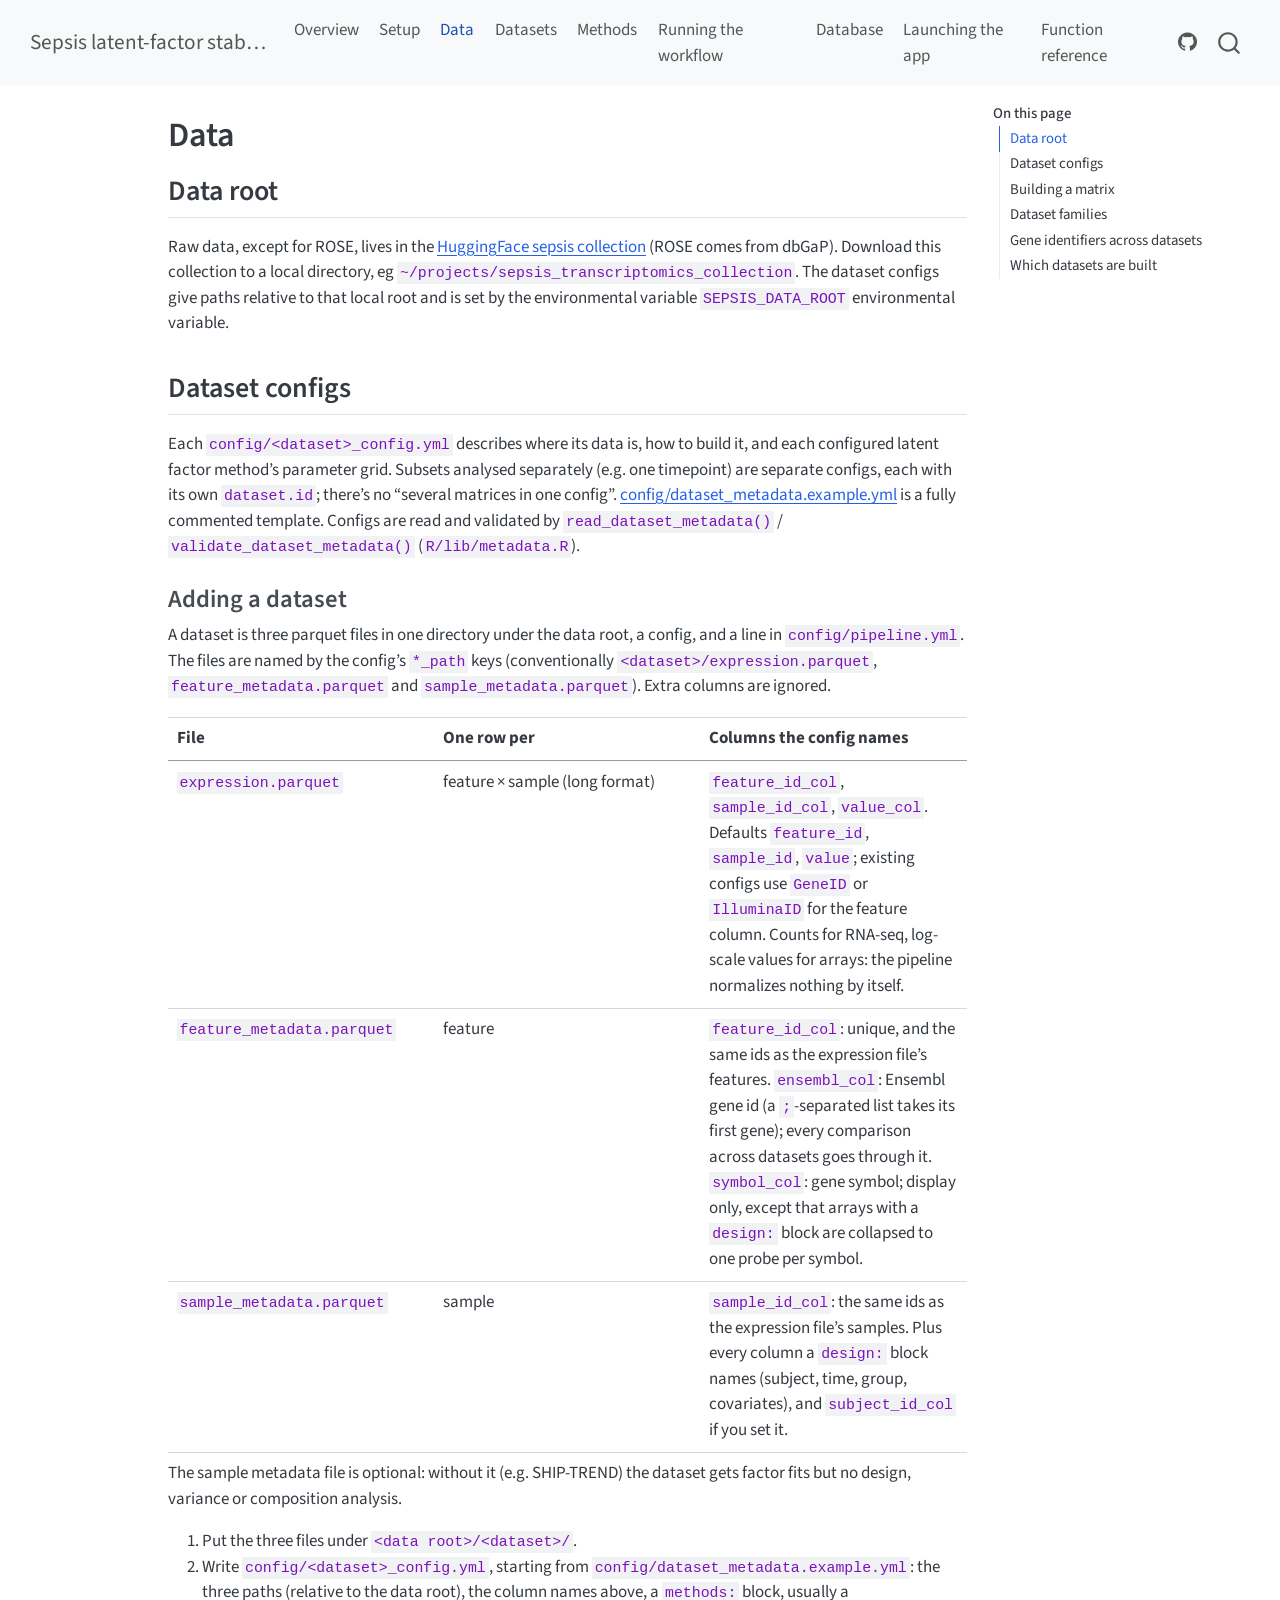
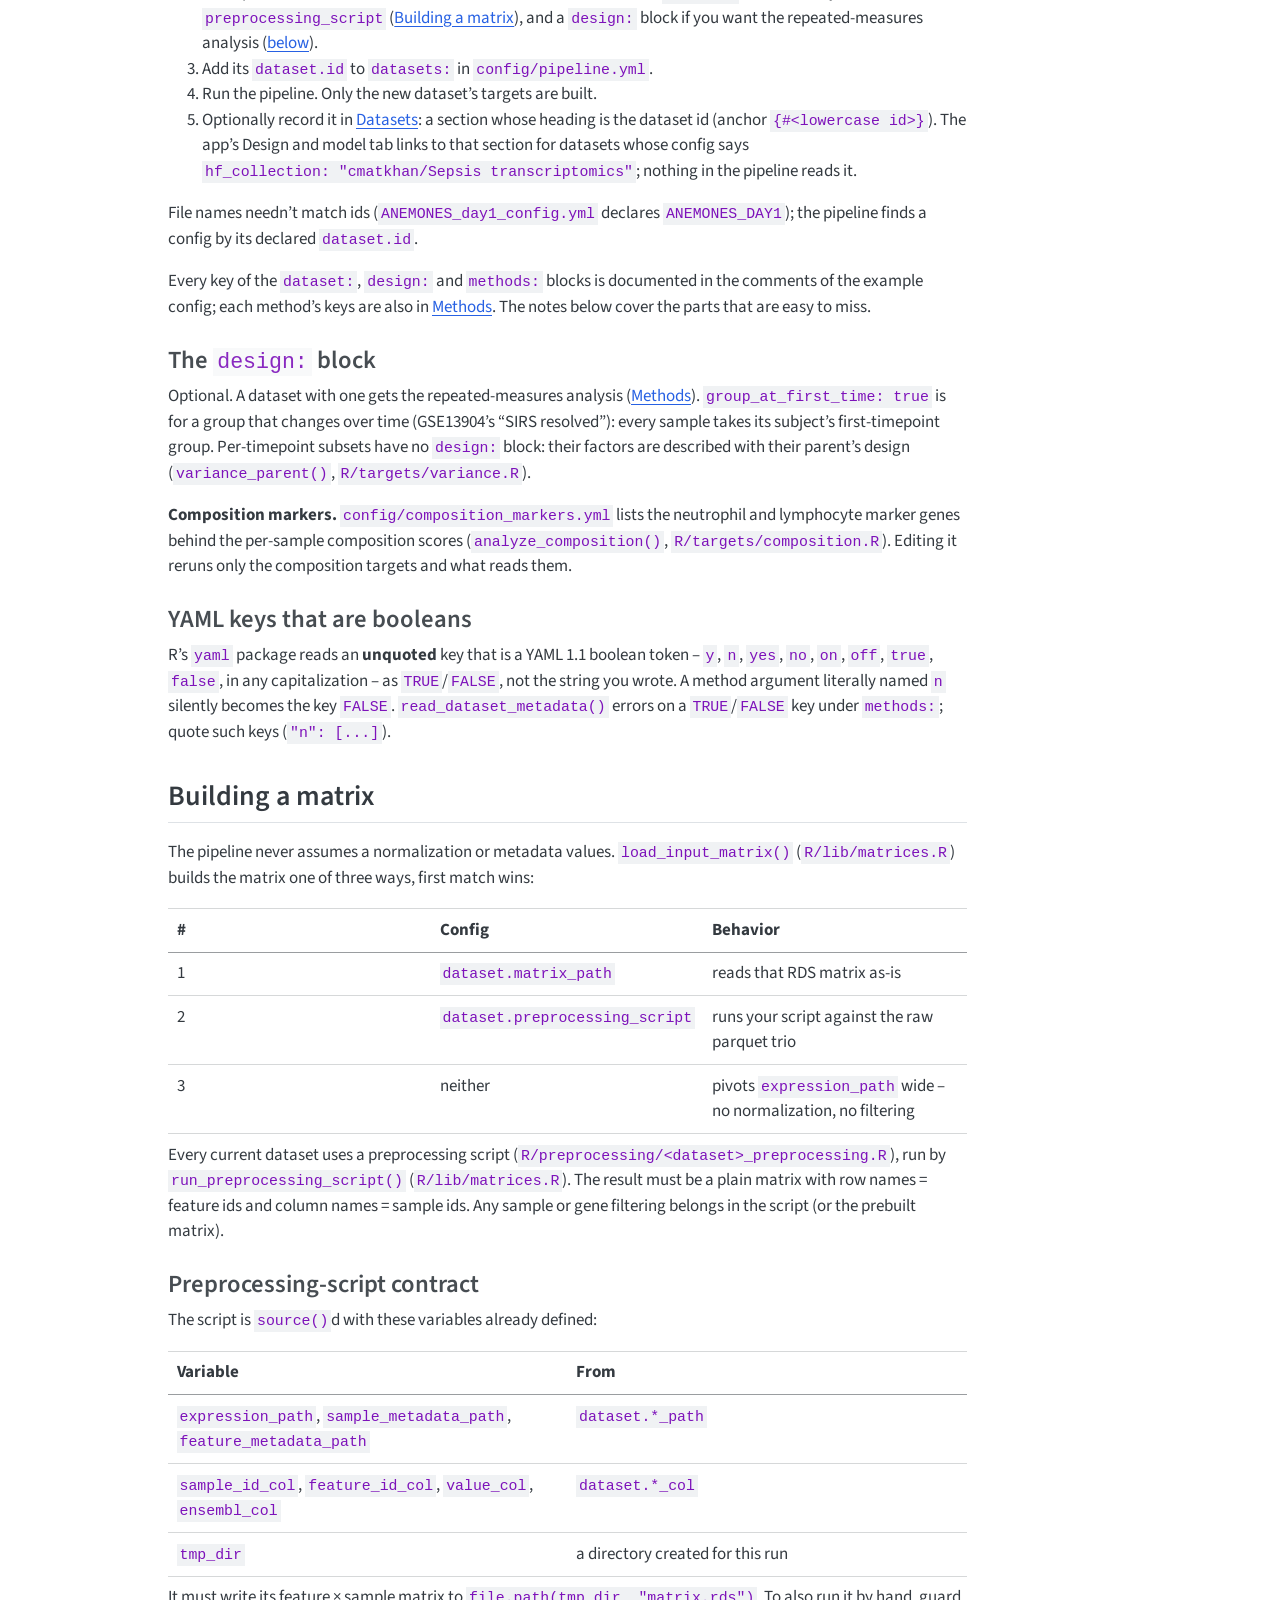
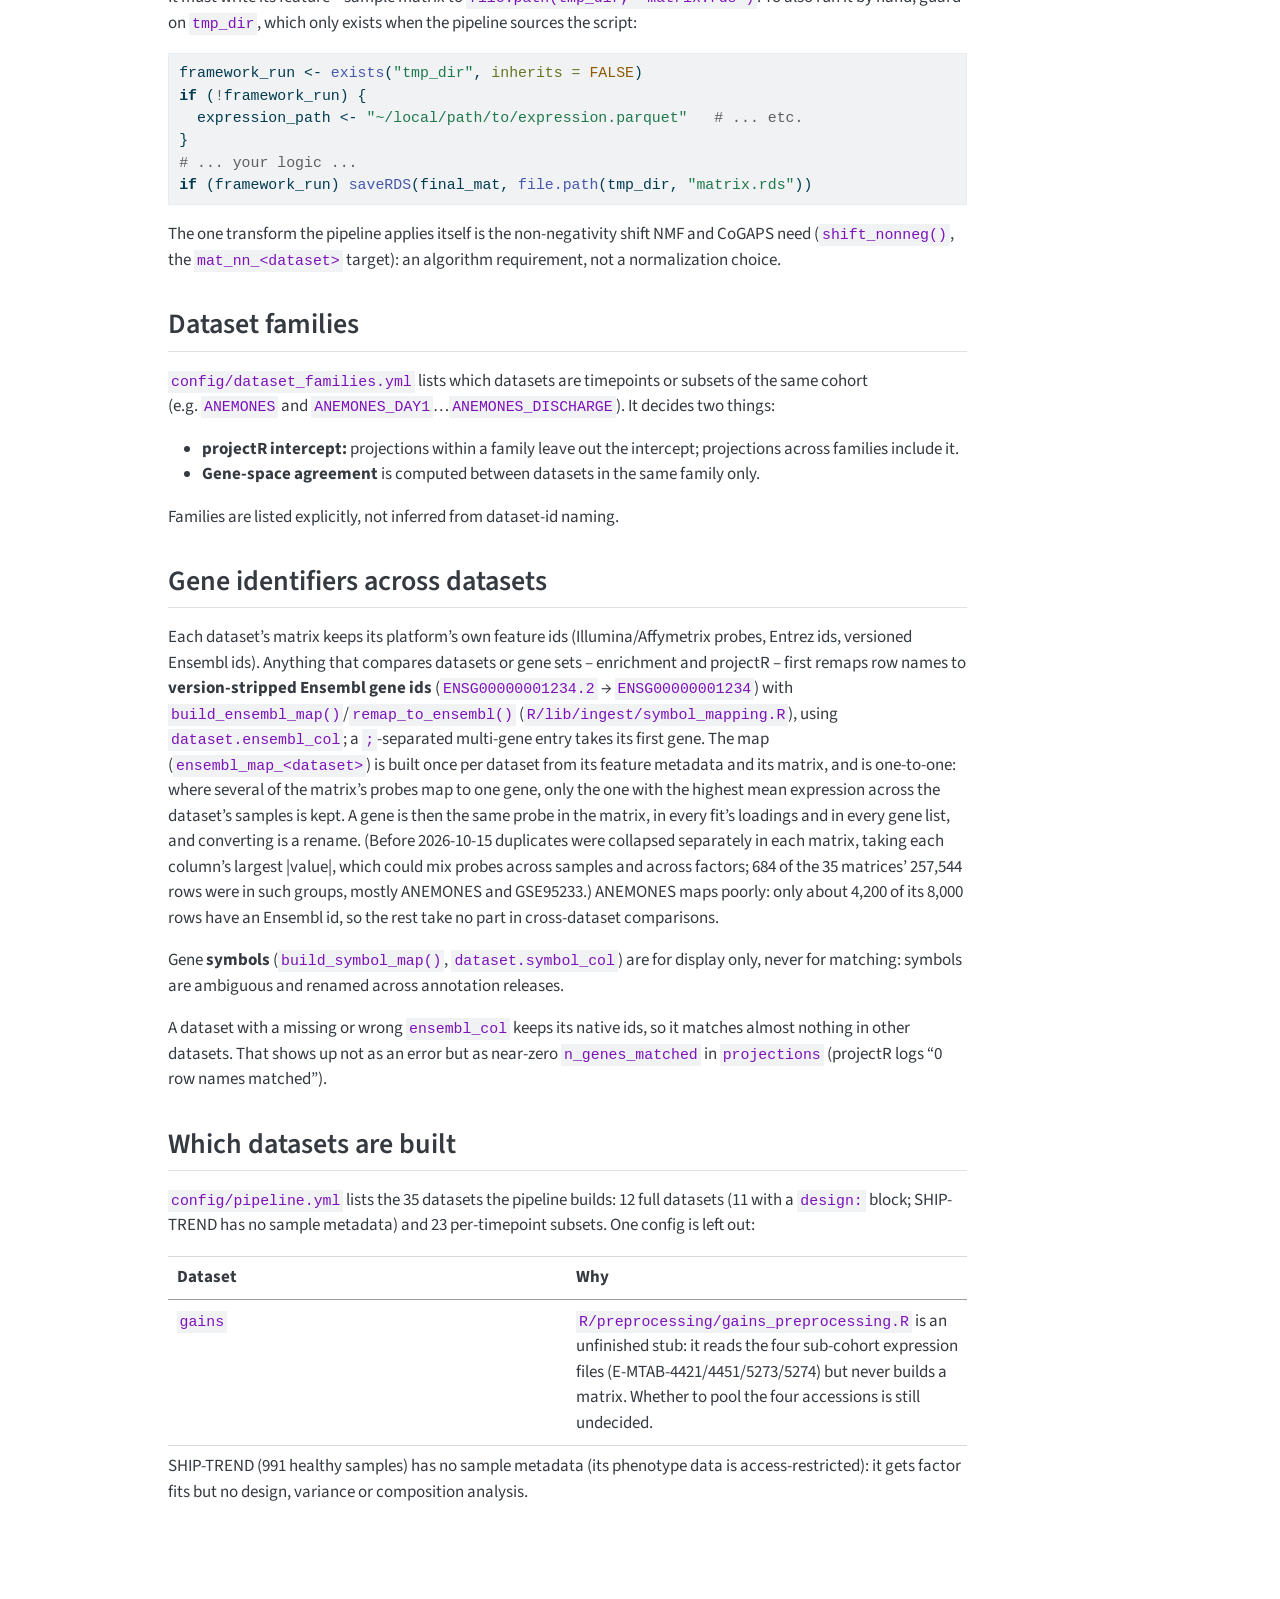
<file: data.html>
<!DOCTYPE html>
<html xmlns="http://www.w3.org/1999/xhtml" lang="en" xml:lang="en"><head>

<meta charset="utf-8">
<meta name="generator" content="quarto-1.10.19">

<meta name="viewport" content="width=device-width, initial-scale=1.0, user-scalable=yes">


<title>Data – Sepsis latent-factor stability</title>
<style>
/* Default styles provided by pandoc.
** See https://pandoc.org/MANUAL.html#variables-for-html for config info.
*/
span.smallcaps{font-variant: small-caps;}
div.columns{display: flex; gap: 1.5em;}
div.column{flex: auto;}
@media screen {
div.columns{gap: min(4vw, 1.5em);}
div.column{overflow-x: auto;}
}
div.hanging-indent{margin-left: 1.5em; text-indent: -1.5em;}
ul.task-list{list-style: none;}
ul.task-list li input[type="checkbox"] {
  width: 0.8em;
  margin: 0 0.8em 0.2em -1em; /* quarto-specific, see https://github.com/quarto-dev/quarto-cli/issues/4556 */ 
  vertical-align: middle;
}
/* CSS for syntax highlighting */
html { -webkit-text-size-adjust: 100%; }
pre > code.sourceCode { white-space: pre; position: relative; }
pre > code.sourceCode > span { display: inline-block; line-height: 1.25; }
pre > code.sourceCode > span:empty { height: 1.2em; }
.sourceCode { overflow: visible; }
code.sourceCode > span { color: inherit; text-decoration: inherit; }
div.sourceCode { margin: 1em 0; }
pre.sourceCode { margin: 0; }
@media screen {
div.sourceCode { overflow: auto; }
}
@media print {
pre > code.sourceCode { white-space: pre-wrap; }
pre > code.sourceCode > span { text-indent: -5em; padding-left: 5em; }
}
pre.numberSource code
  { counter-reset: source-line 0; }
pre.numberSource code > span
  { position: relative; left: -4em; counter-increment: source-line; }
pre.numberSource code > span > a:first-child::before
  { content: counter(source-line);
    position: relative; left: -1em; text-align: right; vertical-align: baseline;
    border: none; display: inline-block;
    -webkit-touch-callout: none; -webkit-user-select: none;
    -khtml-user-select: none; -moz-user-select: none;
    -ms-user-select: none; user-select: none;
    padding: 0 4px; width: 4em;
  }
pre.numberSource { margin-left: 3em;  padding-left: 4px; }
div.sourceCode
  {   }
@media screen {
pre > code.sourceCode > span > a:first-child::before { text-decoration: underline; }
}
</style>


<script src="site_libs/quarto-nav/quarto-nav.js"></script>
<script src="site_libs/quarto-nav/headroom.min.js"></script>
<script src="site_libs/clipboard/clipboard.min.js"></script>
<script src="site_libs/quarto-search/autocomplete.umd.js"></script>
<script src="site_libs/quarto-search/fuse.min.js"></script>
<script src="site_libs/quarto-search/quarto-search.js"></script>
<meta name="quarto:offset" content="./">
<script src="site_libs/quarto-html/quarto.js" type="module"></script>
<script src="site_libs/quarto-html/tabsets/tabsets.js" type="module"></script>
<script src="site_libs/quarto-html/popper.min.js"></script>
<script src="site_libs/quarto-html/tippy.umd.min.js"></script>
<script src="site_libs/quarto-html/anchor.min.js"></script>
<link href="site_libs/quarto-html/tippy.css" rel="stylesheet">
<link href="site_libs/quarto-html/quarto-syntax-highlighting-bf27225e3a48a9273f3daa8f8e829971.css" rel="stylesheet" id="quarto-text-highlighting-styles">
<script src="site_libs/bootstrap/bootstrap.min.js"></script>
<link href="site_libs/bootstrap/bootstrap-icons.css" rel="stylesheet">
<link href="site_libs/bootstrap/bootstrap-55617497126496852ff9f5a59253c640.min.css" rel="stylesheet" append-hash="true" id="quarto-bootstrap" data-mode="light">
<script id="quarto-search-options" type="application/json">{
  "location": "navbar",
  "copy-button": false,
  "collapse-after": 3,
  "panel-placement": "end",
  "type": "overlay",
  "limit": 50,
  "keyboard-shortcut": [
    "f",
    "/",
    "s"
  ],
  "show-item-context": false,
  "language": {
    "search-no-results-text": "No results",
    "search-matching-documents-text": "matching documents",
    "search-copy-link-title": "Copy link to search",
    "search-hide-matches-text": "Hide additional matches",
    "search-more-match-text": "more match in this document",
    "search-more-matches-text": "more matches in this document",
    "search-clear-button-title": "Clear",
    "search-text-placeholder": "",
    "search-detached-cancel-button-title": "Cancel",
    "search-submit-button-title": "Submit",
    "search-label": "Search"
  }
}</script>


</head>

<body class="nav-fixed quarto-light">

<div id="quarto-search-results"></div>
  <header id="quarto-header" class="headroom fixed-top">
    <nav class="navbar navbar-expand-lg " data-bs-theme="dark">
      <div class="navbar-container container-fluid">
      <div class="navbar-brand-container mx-auto">
    <a class="navbar-brand" href="./index.html">
    <span class="navbar-title">Sepsis latent-factor stability</span>
    </a>
  </div>
            <div id="quarto-search" class="" title="Search"></div>
          <button class="navbar-toggler" type="button" data-bs-toggle="collapse" data-bs-target="#navbarCollapse" aria-controls="navbarCollapse" role="menu" aria-expanded="false" aria-label="Toggle navigation" onclick="if (window.quartoToggleHeadroom) { window.quartoToggleHeadroom(); }">
  <span class="navbar-toggler-icon"></span>
</button>
          <div class="collapse navbar-collapse" id="navbarCollapse">
            <ul class="navbar-nav navbar-nav-scroll me-auto">
  <li class="nav-item">
    <a class="nav-link" href="./index.html"> 
<span class="menu-text">Overview</span></a>
  </li>  
  <li class="nav-item">
    <a class="nav-link" href="./setup.html"> 
<span class="menu-text">Setup</span></a>
  </li>  
  <li class="nav-item">
    <a class="nav-link active" href="./data.html" aria-current="page"> 
<span class="menu-text">Data</span></a>
  </li>  
  <li class="nav-item">
    <a class="nav-link" href="./datasets.html"> 
<span class="menu-text">Datasets</span></a>
  </li>  
  <li class="nav-item">
    <a class="nav-link" href="./methods.html"> 
<span class="menu-text">Methods</span></a>
  </li>  
  <li class="nav-item">
    <a class="nav-link" href="./workflow.html"> 
<span class="menu-text">Running the workflow</span></a>
  </li>  
  <li class="nav-item">
    <a class="nav-link" href="./database.html"> 
<span class="menu-text">Database</span></a>
  </li>  
  <li class="nav-item">
    <a class="nav-link" href="./app.html"> 
<span class="menu-text">Launching the app</span></a>
  </li>  
  <li class="nav-item">
    <a class="nav-link" href="./reference.html"> 
<span class="menu-text">Function reference</span></a>
  </li>  
</ul>
            <ul class="navbar-nav navbar-nav-scroll ms-auto">
  <li class="nav-item compact">
    <a class="nav-link" href="https://github.com/cmatKhan/sepsis_latent_factor_eda"> <i class="bi bi-github" role="img" aria-label="GitHub">
</i> 
<span class="menu-text"></span></a>
  </li>  
</ul>
          </div> <!-- /navcollapse -->
            <div class="quarto-navbar-tools">
</div>
      </div> <!-- /container-fluid -->
    </nav>
</header>
<!-- content -->
<div id="quarto-content" class="quarto-container page-columns page-rows-contents page-layout-article page-navbar">
<!-- sidebar -->
<!-- margin-sidebar -->
    <div id="quarto-margin-sidebar" class="sidebar margin-sidebar">
        <nav id="TOC" role="doc-toc" class="toc-active">
    <h2 id="toc-title">On this page</h2>
   
  <ul>
  <li><a href="#data-root" id="toc-data-root" class="nav-link active" data-scroll-target="#data-root">Data root</a></li>
  <li><a href="#dataset-configs" id="toc-dataset-configs" class="nav-link" data-scroll-target="#dataset-configs">Dataset configs</a>
  <ul class="collapse">
  <li><a href="#adding-a-dataset" id="toc-adding-a-dataset" class="nav-link" data-scroll-target="#adding-a-dataset">Adding a dataset</a></li>
  <li><a href="#the-design-block" id="toc-the-design-block" class="nav-link" data-scroll-target="#the-design-block">The <code>design:</code> block</a></li>
  <li><a href="#yaml-keys-that-are-booleans" id="toc-yaml-keys-that-are-booleans" class="nav-link" data-scroll-target="#yaml-keys-that-are-booleans">YAML keys that are booleans</a></li>
  </ul></li>
  <li><a href="#building-a-matrix" id="toc-building-a-matrix" class="nav-link" data-scroll-target="#building-a-matrix">Building a matrix</a>
  <ul class="collapse">
  <li><a href="#preprocessing-script-contract" id="toc-preprocessing-script-contract" class="nav-link" data-scroll-target="#preprocessing-script-contract">Preprocessing-script contract</a></li>
  </ul></li>
  <li><a href="#dataset-families" id="toc-dataset-families" class="nav-link" data-scroll-target="#dataset-families">Dataset families</a></li>
  <li><a href="#gene-identifiers-across-datasets" id="toc-gene-identifiers-across-datasets" class="nav-link" data-scroll-target="#gene-identifiers-across-datasets">Gene identifiers across datasets</a></li>
  <li><a href="#which-datasets-are-built" id="toc-which-datasets-are-built" class="nav-link" data-scroll-target="#which-datasets-are-built">Which datasets are built</a></li>
  </ul>
</nav>
    </div>
<!-- main -->
<main class="content" id="quarto-document-content">

<header id="title-block-header" class="quarto-title-block default">
<div class="quarto-title">
<h1 class="title">Data</h1>
</div>



<div class="quarto-title-meta">

    
  
    
  </div>
  


</header>


<section id="data-root" class="level2">
<h2 class="anchored" data-anchor-id="data-root">Data root</h2>
<p>Raw data, except for ROSE, lives in the <a href="https://huggingface.co/collections/cmatkhan/sepsis-transcriptomics">HuggingFace sepsis collection</a> (ROSE comes from dbGaP). Download this collection to a local directory, eg <code>~/projects/sepsis_transcriptomics_collection</code>. The dataset configs give paths relative to that local root and is set by the environmental variable <code>SEPSIS_DATA_ROOT</code> environmental variable.</p>
</section>
<section id="dataset-configs" class="level2">
<h2 class="anchored" data-anchor-id="dataset-configs">Dataset configs</h2>
<p>Each <code>config/&lt;dataset&gt;_config.yml</code> describes where its data is, how to build it, and each configured latent factor method’s parameter grid. Subsets analysed separately (e.g.&nbsp;one timepoint) are separate configs, each with its own <code>dataset.id</code>; there’s no “several matrices in one config”. <a href="https://github.com/cmatKhan/sepsis_latent_factor_eda/blob/main/config/dataset_metadata.example.yml">config/dataset_metadata.example.yml</a> is a fully commented template. Configs are read and validated by <code>read_dataset_metadata()</code> / <code>validate_dataset_metadata()</code> (<code>R/lib/metadata.R</code>).</p>
<section id="adding-a-dataset" class="level3">
<h3 class="anchored" data-anchor-id="adding-a-dataset">Adding a dataset</h3>
<p>A dataset is three parquet files in one directory under the data root, a config, and a line in <code>config/pipeline.yml</code>. The files are named by the config’s <code>*_path</code> keys (conventionally <code>&lt;dataset&gt;/expression.parquet</code>, <code>feature_metadata.parquet</code> and <code>sample_metadata.parquet</code>). Extra columns are ignored.</p>
<table class="caption-top table">
<colgroup>
<col style="width: 33%">
<col style="width: 33%">
<col style="width: 33%">
</colgroup>
<thead>
<tr class="header">
<th>File</th>
<th>One row per</th>
<th>Columns the config names</th>
</tr>
</thead>
<tbody>
<tr class="odd">
<td><code>expression.parquet</code></td>
<td>feature × sample (long format)</td>
<td><code>feature_id_col</code>, <code>sample_id_col</code>, <code>value_col</code>. Defaults <code>feature_id</code>, <code>sample_id</code>, <code>value</code>; existing configs use <code>GeneID</code> or <code>IlluminaID</code> for the feature column. Counts for RNA-seq, log-scale values for arrays: the pipeline normalizes nothing by itself.</td>
</tr>
<tr class="even">
<td><code>feature_metadata.parquet</code></td>
<td>feature</td>
<td><code>feature_id_col</code>: unique, and the same ids as the expression file’s features. <code>ensembl_col</code>: Ensembl gene id (a <code>;</code>-separated list takes its first gene); every comparison across datasets goes through it. <code>symbol_col</code>: gene symbol; display only, except that arrays with a <code>design:</code> block are collapsed to one probe per symbol.</td>
</tr>
<tr class="odd">
<td><code>sample_metadata.parquet</code></td>
<td>sample</td>
<td><code>sample_id_col</code>: the same ids as the expression file’s samples. Plus every column a <code>design:</code> block names (subject, time, group, covariates), and <code>subject_id_col</code> if you set it.</td>
</tr>
</tbody>
</table>
<p>The sample metadata file is optional: without it (e.g.&nbsp;SHIP-TREND) the dataset gets factor fits but no design, variance or composition analysis.</p>
<ol type="1">
<li>Put the three files under <code>&lt;data root&gt;/&lt;dataset&gt;/</code>.</li>
<li>Write <code>config/&lt;dataset&gt;_config.yml</code>, starting from <code>config/dataset_metadata.example.yml</code>: the three paths (relative to the data root), the column names above, a <code>methods:</code> block, usually a <code>preprocessing_script</code> (<a href="#building-a-matrix">Building a matrix</a>), and a <code>design:</code> block if you want the repeated-measures analysis (<a href="#the-design-block">below</a>).</li>
<li>Add its <code>dataset.id</code> to <code>datasets:</code> in <code>config/pipeline.yml</code>.</li>
<li>Run the pipeline. Only the new dataset’s targets are built.</li>
<li>Optionally record it in <a href="./datasets.html">Datasets</a>: a section whose heading is the dataset id (anchor <code>{#&lt;lowercase id&gt;}</code>). The app’s Design and model tab links to that section for datasets whose config says <code>hf_collection: "cmatkhan/Sepsis transcriptomics"</code>; nothing in the pipeline reads it.</li>
</ol>
<p>File names needn’t match ids (<code>ANEMONES_day1_config.yml</code> declares <code>ANEMONES_DAY1</code>); the pipeline finds a config by its declared <code>dataset.id</code>.</p>
<p>Every key of the <code>dataset:</code>, <code>design:</code> and <code>methods:</code> blocks is documented in the comments of the example config; each method’s keys are also in <a href="./methods.html">Methods</a>. The notes below cover the parts that are easy to miss.</p>
</section>
<section id="the-design-block" class="level3">
<h3 class="anchored" data-anchor-id="the-design-block">The <code>design:</code> block</h3>
<p>Optional. A dataset with one gets the repeated-measures analysis (<a href="./methods.html">Methods</a>). <code>group_at_first_time: true</code> is for a group that changes over time (GSE13904’s “SIRS resolved”): every sample takes its subject’s first-timepoint group. Per-timepoint subsets have no <code>design:</code> block: their factors are described with their parent’s design (<code>variance_parent()</code>, <code>R/targets/variance.R</code>).</p>
<p><strong>Composition markers.</strong> <code>config/composition_markers.yml</code> lists the neutrophil and lymphocyte marker genes behind the per-sample composition scores (<code>analyze_composition()</code>, <code>R/targets/composition.R</code>). Editing it reruns only the composition targets and what reads them.</p>
</section>
<section id="yaml-keys-that-are-booleans" class="level3">
<h3 class="anchored" data-anchor-id="yaml-keys-that-are-booleans">YAML keys that are booleans</h3>
<p>R’s <code>yaml</code> package reads an <strong>unquoted</strong> key that is a YAML 1.1 boolean token – <code>y</code>, <code>n</code>, <code>yes</code>, <code>no</code>, <code>on</code>, <code>off</code>, <code>true</code>, <code>false</code>, in any capitalization – as <code>TRUE</code>/<code>FALSE</code>, not the string you wrote. A method argument literally named <code>n</code> silently becomes the key <code>FALSE</code>. <code>read_dataset_metadata()</code> errors on a <code>TRUE</code>/<code>FALSE</code> key under <code>methods:</code>; quote such keys (<code>"n": [...]</code>).</p>
</section>
</section>
<section id="building-a-matrix" class="level2">
<h2 class="anchored" data-anchor-id="building-a-matrix">Building a matrix</h2>
<p>The pipeline never assumes a normalization or metadata values. <code>load_input_matrix()</code> (<code>R/lib/matrices.R</code>) builds the matrix one of three ways, first match wins:</p>
<table class="caption-top table">
<colgroup>
<col style="width: 33%">
<col style="width: 33%">
<col style="width: 33%">
</colgroup>
<thead>
<tr class="header">
<th>#</th>
<th>Config</th>
<th>Behavior</th>
</tr>
</thead>
<tbody>
<tr class="odd">
<td>1</td>
<td><code>dataset.matrix_path</code></td>
<td>reads that RDS matrix as-is</td>
</tr>
<tr class="even">
<td>2</td>
<td><code>dataset.preprocessing_script</code></td>
<td>runs your script against the raw parquet trio</td>
</tr>
<tr class="odd">
<td>3</td>
<td>neither</td>
<td>pivots <code>expression_path</code> wide – no normalization, no filtering</td>
</tr>
</tbody>
</table>
<p>Every current dataset uses a preprocessing script (<code>R/preprocessing/&lt;dataset&gt;_preprocessing.R</code>), run by <code>run_preprocessing_script()</code> (<code>R/lib/matrices.R</code>). The result must be a plain matrix with row names = feature ids and column names = sample ids. Any sample or gene filtering belongs in the script (or the prebuilt matrix).</p>
<section id="preprocessing-script-contract" class="level3">
<h3 class="anchored" data-anchor-id="preprocessing-script-contract">Preprocessing-script contract</h3>
<p>The script is <code>source()</code>d with these variables already defined:</p>
<table class="caption-top table">
<colgroup>
<col style="width: 50%">
<col style="width: 50%">
</colgroup>
<thead>
<tr class="header">
<th>Variable</th>
<th>From</th>
</tr>
</thead>
<tbody>
<tr class="odd">
<td><code>expression_path</code>, <code>sample_metadata_path</code>, <code>feature_metadata_path</code></td>
<td><code>dataset.*_path</code></td>
</tr>
<tr class="even">
<td><code>sample_id_col</code>, <code>feature_id_col</code>, <code>value_col</code>, <code>ensembl_col</code></td>
<td><code>dataset.*_col</code></td>
</tr>
<tr class="odd">
<td><code>tmp_dir</code></td>
<td>a directory created for this run</td>
</tr>
</tbody>
</table>
<p>It must write its feature × sample matrix to <code>file.path(tmp_dir, "matrix.rds")</code>. To also run it by hand, guard on <code>tmp_dir</code>, which only exists when the pipeline sources the script:</p>
<div class="code-copy-outer-scaffold"><div class="sourceCode" id="cb1"><pre class="sourceCode r code-with-copy"><code class="sourceCode r"><span id="cb1-1"><a href="#cb1-1" aria-hidden="true" tabindex="-1"></a>framework_run <span class="ot">&lt;-</span> <span class="fu">exists</span>(<span class="st">"tmp_dir"</span>, <span class="at">inherits =</span> <span class="cn">FALSE</span>)</span>
<span id="cb1-2"><a href="#cb1-2" aria-hidden="true" tabindex="-1"></a><span class="cf">if</span> (<span class="sc">!</span>framework_run) {</span>
<span id="cb1-3"><a href="#cb1-3" aria-hidden="true" tabindex="-1"></a>  expression_path <span class="ot">&lt;-</span> <span class="st">"~/local/path/to/expression.parquet"</span>   <span class="co"># ... etc.</span></span>
<span id="cb1-4"><a href="#cb1-4" aria-hidden="true" tabindex="-1"></a>}</span>
<span id="cb1-5"><a href="#cb1-5" aria-hidden="true" tabindex="-1"></a><span class="co"># ... your logic ...</span></span>
<span id="cb1-6"><a href="#cb1-6" aria-hidden="true" tabindex="-1"></a><span class="cf">if</span> (framework_run) <span class="fu">saveRDS</span>(final_mat, <span class="fu">file.path</span>(tmp_dir, <span class="st">"matrix.rds"</span>))</span></code></pre></div><button title="Copy to Clipboard" class="code-copy-button"><i class="bi"></i></button></div>
<p>The one transform the pipeline applies itself is the non-negativity shift NMF and CoGAPS need (<code>shift_nonneg()</code>, the <code>mat_nn_&lt;dataset&gt;</code> target): an algorithm requirement, not a normalization choice.</p>
</section>
</section>
<section id="dataset-families" class="level2">
<h2 class="anchored" data-anchor-id="dataset-families">Dataset families</h2>
<p><code>config/dataset_families.yml</code> lists which datasets are timepoints or subsets of the same cohort (e.g.&nbsp;<code>ANEMONES</code> and <code>ANEMONES_DAY1</code>…<code>ANEMONES_DISCHARGE</code>). It decides two things:</p>
<ul>
<li><strong>projectR intercept:</strong> projections within a family leave out the intercept; projections across families include it.</li>
<li><strong>Gene-space agreement</strong> is computed between datasets in the same family only.</li>
</ul>
<p>Families are listed explicitly, not inferred from dataset-id naming.</p>
</section>
<section id="gene-identifiers-across-datasets" class="level2">
<h2 class="anchored" data-anchor-id="gene-identifiers-across-datasets">Gene identifiers across datasets</h2>
<p>Each dataset’s matrix keeps its platform’s own feature ids (Illumina/Affymetrix probes, Entrez ids, versioned Ensembl ids). Anything that compares datasets or gene sets – enrichment and projectR – first remaps row names to <strong>version-stripped Ensembl gene ids</strong> (<code>ENSG00000001234.2</code> → <code>ENSG00000001234</code>) with <code>build_ensembl_map()</code>/<code>remap_to_ensembl()</code> (<code>R/lib/ingest/symbol_mapping.R</code>), using <code>dataset.ensembl_col</code>; a <code>;</code>-separated multi-gene entry takes its first gene. The map (<code>ensembl_map_&lt;dataset&gt;</code>) is built once per dataset from its feature metadata and its matrix, and is one-to-one: where several of the matrix’s probes map to one gene, only the one with the highest mean expression across the dataset’s samples is kept. A gene is then the same probe in the matrix, in every fit’s loadings and in every gene list, and converting is a rename. (Before 2026-10-15 duplicates were collapsed separately in each matrix, taking each column’s largest |value|, which could mix probes across samples and across factors; 684 of the 35 matrices’ 257,544 rows were in such groups, mostly ANEMONES and GSE95233.) ANEMONES maps poorly: only about 4,200 of its 8,000 rows have an Ensembl id, so the rest take no part in cross-dataset comparisons.</p>
<p>Gene <strong>symbols</strong> (<code>build_symbol_map()</code>, <code>dataset.symbol_col</code>) are for display only, never for matching: symbols are ambiguous and renamed across annotation releases.</p>
<p>A dataset with a missing or wrong <code>ensembl_col</code> keeps its native ids, so it matches almost nothing in other datasets. That shows up not as an error but as near-zero <code>n_genes_matched</code> in <code>projections</code> (projectR logs “0 row names matched”).</p>
</section>
<section id="which-datasets-are-built" class="level2">
<h2 class="anchored" data-anchor-id="which-datasets-are-built">Which datasets are built</h2>
<p><code>config/pipeline.yml</code> lists the 35 datasets the pipeline builds: 12 full datasets (11 with a <code>design:</code> block; SHIP-TREND has no sample metadata) and 23 per-timepoint subsets. One config is left out:</p>
<table class="caption-top table">
<colgroup>
<col style="width: 50%">
<col style="width: 50%">
</colgroup>
<thead>
<tr class="header">
<th>Dataset</th>
<th>Why</th>
</tr>
</thead>
<tbody>
<tr class="odd">
<td><code>gains</code></td>
<td><code>R/preprocessing/gains_preprocessing.R</code> is an unfinished stub: it reads the four sub-cohort expression files (E-MTAB-4421/4451/5273/5274) but never builds a matrix. Whether to pool the four accessions is still undecided.</td>
</tr>
</tbody>
</table>
<p>SHIP-TREND (991 healthy samples) has no sample metadata (its phenotype data is access-restricted): it gets factor fits but no design, variance or composition analysis.</p>


</section>

</main> <!-- /main -->
<script id="quarto-html-after-body" type="application/javascript">
  window.document.addEventListener("DOMContentLoaded", function (event) {
    const icon = "";
    const anchorJS = new window.AnchorJS();
    anchorJS.options = {
      placement: 'right',
      icon: icon
    };
    anchorJS.add('.anchored');
    const isCodeAnnotation = (el) => {
      for (const clz of el.classList) {
        if (clz.startsWith('code-annotation-')) {                     
          return true;
        }
      }
      return false;
    }
    const onCopySuccess = function(e) {
      // button target
      const button = e.trigger;
      // don't keep focus
      button.blur();
      // flash "checked"
      button.classList.add('code-copy-button-checked');
      var currentTitle = button.getAttribute("title");
      button.setAttribute("title", "Copied!");
      let tooltip;
      if (window.bootstrap) {
        button.setAttribute("data-bs-toggle", "tooltip");
        button.setAttribute("data-bs-placement", "left");
        button.setAttribute("data-bs-title", "Copied!");
        tooltip = new bootstrap.Tooltip(button, 
          { trigger: "manual", 
            customClass: "code-copy-button-tooltip",
            offset: [0, -8]});
        tooltip.show();    
      }
      setTimeout(function() {
        if (tooltip) {
          tooltip.hide();
          button.removeAttribute("data-bs-title");
          button.removeAttribute("data-bs-toggle");
          button.removeAttribute("data-bs-placement");
        }
        button.setAttribute("title", currentTitle);
        button.classList.remove('code-copy-button-checked');
      }, 1000);
      // clear code selection
      e.clearSelection();
    }
    const getTextToCopy = function(trigger) {
      const outerScaffold = trigger.parentElement.cloneNode(true);
      const codeEl = outerScaffold.querySelector('code');
      for (const childEl of codeEl.children) {
        if (isCodeAnnotation(childEl)) {
          childEl.remove();
        }
      }
      return codeEl.innerText;
    }
    const clipboard = new window.ClipboardJS('.code-copy-button:not([data-in-quarto-modal])', {
      text: getTextToCopy
    });
    clipboard.on('success', onCopySuccess);
    if (window.document.getElementById('quarto-embedded-source-code-modal')) {
      const clipboardModal = new window.ClipboardJS('.code-copy-button[data-in-quarto-modal]', {
        text: getTextToCopy,
        container: window.document.getElementById('quarto-embedded-source-code-modal')
      });
      clipboardModal.on('success', onCopySuccess);
    }
      var localhostRegex = new RegExp(/^(?:http|https):\/\/localhost\:?[0-9]*\//);
      var mailtoRegex = new RegExp(/^mailto:/);
        var filterRegex = new RegExp("https:\/\/cmatkhan\.github\.io\/sepsis_latent_factor_eda\/");
      var isInternal = (href) => {
          return filterRegex.test(href) || localhostRegex.test(href) || mailtoRegex.test(href);
      }
      // Inspect non-navigation links and adorn them if external
     var links = window.document.querySelectorAll('a[href]:not(.nav-link):not(.navbar-brand):not(.toc-action):not(.sidebar-link):not(.sidebar-item-toggle):not(.pagination-link):not(.no-external):not([aria-hidden]):not(.dropdown-item):not(.quarto-navigation-tool):not(.about-link)');
      for (var i=0; i<links.length; i++) {
        const link = links[i];
        if (!isInternal(link.href)) {
          // undo the damage that might have been done by quarto-nav.js in the case of
          // links that we want to consider external
          if (link.dataset.originalHref !== undefined) {
            link.href = link.dataset.originalHref;
          }
        }
      }
    function tippyHover(el, contentFn, onTriggerFn, onUntriggerFn) {
      const config = {
        allowHTML: true,
        maxWidth: 500,
        delay: 100,
        arrow: false,
        appendTo: function(el) {
            return el.parentElement;
        },
        interactive: true,
        interactiveBorder: 10,
        theme: 'quarto',
        placement: 'bottom-start',
      };
      if (contentFn) {
        config.content = contentFn;
      }
      if (onTriggerFn) {
        config.onTrigger = onTriggerFn;
      }
      if (onUntriggerFn) {
        config.onUntrigger = onUntriggerFn;
      }
      window.tippy(el, config); 
    }
    const noterefs = window.document.querySelectorAll('a[role="doc-noteref"]');
    for (var i=0; i<noterefs.length; i++) {
      const ref = noterefs[i];
      tippyHover(ref, function() {
        // use id or data attribute instead here
        let href = ref.getAttribute('data-footnote-href') || ref.getAttribute('href');
        try { href = new URL(href).hash; } catch {}
        const id = href.replace(/^#\/?/, "");
        const note = window.document.getElementById(id);
        if (note) {
          return note.innerHTML;
        } else {
          return "";
        }
      });
    }
    const xrefs = window.document.querySelectorAll('a.quarto-xref');
    const processXRef = (id, note) => {
      // Strip column container classes
      const stripColumnClz = (el) => {
        el.classList.remove("page-full", "page-columns");
        if (el.children) {
          for (const child of el.children) {
            stripColumnClz(child);
          }
        }
      }
      stripColumnClz(note)
      if (id === null || id.startsWith('sec-')) {
        // Special case sections, only their first couple elements
        const container = document.createElement("div");
        if (note.children && note.children.length > 2) {
          container.appendChild(note.children[0].cloneNode(true));
          for (let i = 1; i < note.children.length; i++) {
            const child = note.children[i];
            if (child.tagName === "P" && child.innerText === "") {
              continue;
            } else {
              container.appendChild(child.cloneNode(true));
              break;
            }
          }
          if (window.Quarto?.typesetMath) {
            window.Quarto.typesetMath(container);
          }
          return container.innerHTML
        } else {
          if (window.Quarto?.typesetMath) {
            window.Quarto.typesetMath(note);
          }
          return note.innerHTML;
        }
      } else {
        // Remove any anchor links if they are present
        const anchorLink = note.querySelector('a.anchorjs-link');
        if (anchorLink) {
          anchorLink.remove();
        }
        if (window.Quarto?.typesetMath) {
          window.Quarto.typesetMath(note);
        }
        if (note.classList.contains("callout")) {
          return note.outerHTML;
        } else {
          return note.innerHTML;
        }
      }
    }
    for (var i=0; i<xrefs.length; i++) {
      const xref = xrefs[i];
      tippyHover(xref, undefined, function(instance) {
        instance.disable();
        let url = xref.getAttribute('href');
        let hash = undefined; 
        if (url.startsWith('#')) {
          hash = url;
        } else {
          try { hash = new URL(url).hash; } catch {}
        }
        if (hash) {
          const id = hash.replace(/^#\/?/, "");
          const note = window.document.getElementById(id);
          if (note !== null) {
            try {
              const html = processXRef(id, note.cloneNode(true));
              instance.setContent(html);
            } finally {
              instance.enable();
              instance.show();
            }
          } else {
            // See if we can fetch this
            fetch(url.split('#')[0])
            .then(res => res.text())
            .then(html => {
              const parser = new DOMParser();
              const htmlDoc = parser.parseFromString(html, "text/html");
              const note = htmlDoc.getElementById(id);
              if (note !== null) {
                const html = processXRef(id, note);
                instance.setContent(html);
              } 
            }).finally(() => {
              instance.enable();
              instance.show();
            });
          }
        } else {
          // See if we can fetch a full url (with no hash to target)
          // This is a special case and we should probably do some content thinning / targeting
          fetch(url)
          .then(res => res.text())
          .then(html => {
            const parser = new DOMParser();
            const htmlDoc = parser.parseFromString(html, "text/html");
            const note = htmlDoc.querySelector('main.content');
            if (note !== null) {
              // This should only happen for chapter cross references
              // (since there is no id in the URL)
              // remove the first header
              if (note.children.length > 0 && note.children[0].tagName === "HEADER") {
                note.children[0].remove();
              }
              const html = processXRef(null, note);
              instance.setContent(html);
            } 
          }).finally(() => {
            instance.enable();
            instance.show();
          });
        }
      }, function(instance) {
      });
    }
        let selectedAnnoteEl;
        const selectorForAnnotation = ( cell, annotation) => {
          let cellAttr = 'data-code-cell="' + cell + '"';
          let lineAttr = 'data-code-annotation="' +  annotation + '"';
          const selector = 'span[' + cellAttr + '][' + lineAttr + ']';
          return selector;
        }
        const selectCodeLines = (annoteEl) => {
          const doc = window.document;
          const targetCell = annoteEl.getAttribute("data-target-cell");
          const targetAnnotation = annoteEl.getAttribute("data-target-annotation");
          const annoteSpan = window.document.querySelector(selectorForAnnotation(targetCell, targetAnnotation));
          const lines = annoteSpan.getAttribute("data-code-lines").split(",");
          const lineIds = lines.map((line) => {
            return targetCell + "-" + line;
          })
          let top = null;
          let height = null;
          let parent = null;
          if (lineIds.length > 0) {
              //compute the position of the single el (top and bottom and make a div)
              const el = window.document.getElementById(lineIds[0]);
              top = el.offsetTop;
              height = el.offsetHeight;
              parent = el.parentElement.parentElement;
            if (lineIds.length > 1) {
              const lastEl = window.document.getElementById(lineIds[lineIds.length - 1]);
              const bottom = lastEl.offsetTop + lastEl.offsetHeight;
              height = bottom - top;
            }
            if (top !== null && height !== null && parent !== null) {
              // cook up a div (if necessary) and position it 
              let div = window.document.getElementById("code-annotation-line-highlight");
              if (div === null) {
                div = window.document.createElement("div");
                div.setAttribute("id", "code-annotation-line-highlight");
                div.style.position = 'absolute';
                parent.appendChild(div);
              }
              div.style.top = top - 2 + "px";
              div.style.height = height + 4 + "px";
              div.style.left = 0;
              let gutterDiv = window.document.getElementById("code-annotation-line-highlight-gutter");
              if (gutterDiv === null) {
                gutterDiv = window.document.createElement("div");
                gutterDiv.setAttribute("id", "code-annotation-line-highlight-gutter");
                gutterDiv.style.position = 'absolute';
                const codeCell = window.document.getElementById(targetCell);
                const gutter = codeCell.querySelector('.code-annotation-gutter');
                gutter.appendChild(gutterDiv);
              }
              gutterDiv.style.top = top - 2 + "px";
              gutterDiv.style.height = height + 4 + "px";
            }
            selectedAnnoteEl = annoteEl;
          }
        };
        const unselectCodeLines = () => {
          const elementsIds = ["code-annotation-line-highlight", "code-annotation-line-highlight-gutter"];
          elementsIds.forEach((elId) => {
            const div = window.document.getElementById(elId);
            if (div) {
              div.remove();
            }
          });
          selectedAnnoteEl = undefined;
        };
          // Handle positioning of the toggle
      window.addEventListener(
        "resize",
        throttle(() => {
          elRect = undefined;
          if (selectedAnnoteEl) {
            selectCodeLines(selectedAnnoteEl);
          }
        }, 10)
      );
      function throttle(fn, ms) {
      let throttle = false;
      let timer;
        return (...args) => {
          if(!throttle) { // first call gets through
              fn.apply(this, args);
              throttle = true;
          } else { // all the others get throttled
              if(timer) clearTimeout(timer); // cancel #2
              timer = setTimeout(() => {
                fn.apply(this, args);
                timer = throttle = false;
              }, ms);
          }
        };
      }
        // Attach click handler to the DT
        const annoteDls = window.document.querySelectorAll('dt[data-target-cell]');
        for (const annoteDlNode of annoteDls) {
          annoteDlNode.addEventListener('click', (event) => {
            const clickedEl = event.target;
            if (clickedEl !== selectedAnnoteEl) {
              unselectCodeLines();
              const activeEl = window.document.querySelector('dt[data-target-cell].code-annotation-active');
              if (activeEl) {
                activeEl.classList.remove('code-annotation-active');
              }
              selectCodeLines(clickedEl);
              clickedEl.classList.add('code-annotation-active');
            } else {
              // Unselect the line
              unselectCodeLines();
              clickedEl.classList.remove('code-annotation-active');
            }
          });
        }
    const findCites = (el) => {
      const parentEl = el.parentElement;
      if (parentEl) {
        const cites = parentEl.dataset.cites;
        if (cites) {
          return {
            el,
            cites: cites.split(' ')
          };
        } else {
          return findCites(el.parentElement)
        }
      } else {
        return undefined;
      }
    };
    var bibliorefs = window.document.querySelectorAll('a[role="doc-biblioref"]');
    for (var i=0; i<bibliorefs.length; i++) {
      const ref = bibliorefs[i];
      const citeInfo = findCites(ref);
      if (citeInfo) {
        tippyHover(citeInfo.el, function() {
          var popup = window.document.createElement('div');
          citeInfo.cites.forEach(function(cite) {
            var citeDiv = window.document.createElement('div');
            citeDiv.classList.add('hanging-indent');
            citeDiv.classList.add('csl-entry');
            var biblioDiv = window.document.getElementById('ref-' + cite);
            if (biblioDiv) {
              citeDiv.innerHTML = biblioDiv.innerHTML;
            }
            popup.appendChild(citeDiv);
          });
          return popup.innerHTML;
        });
      }
    }
  });
  </script>
</div> <!-- /content -->




</body></html>
</file>
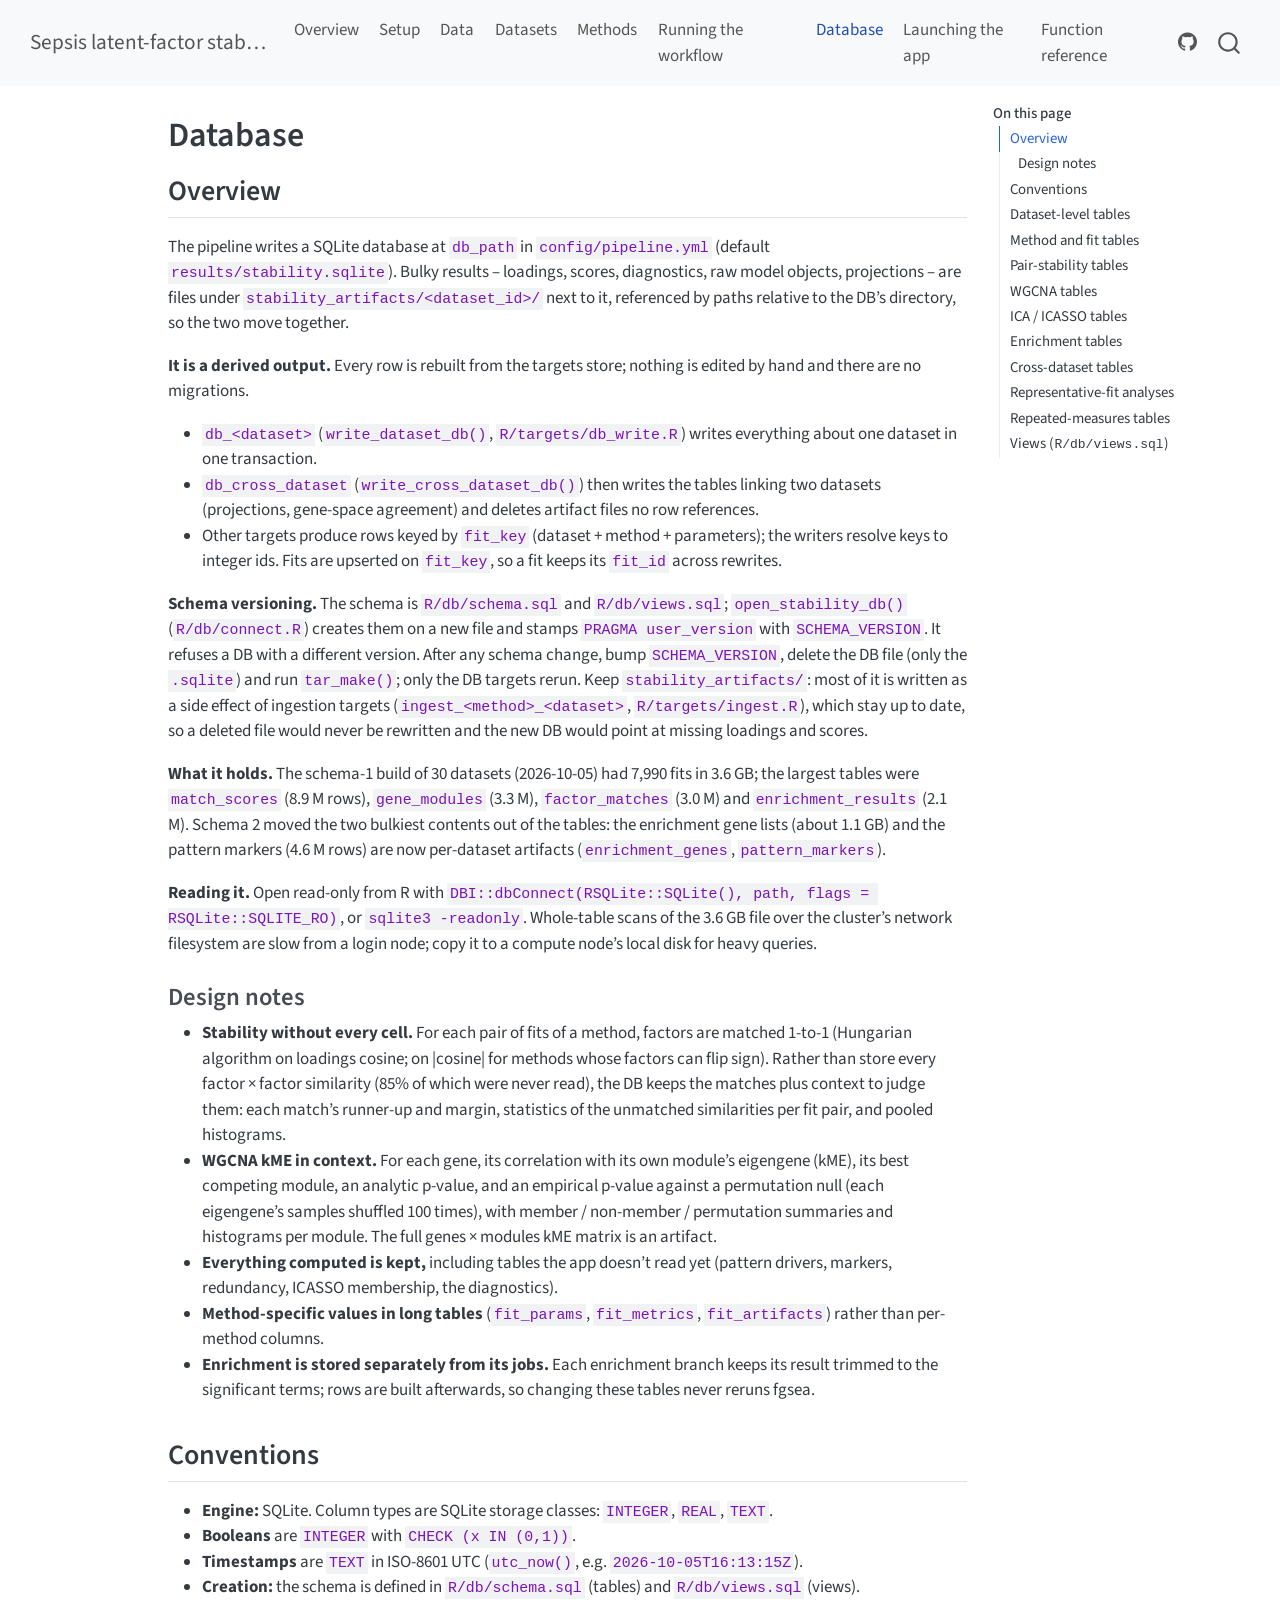
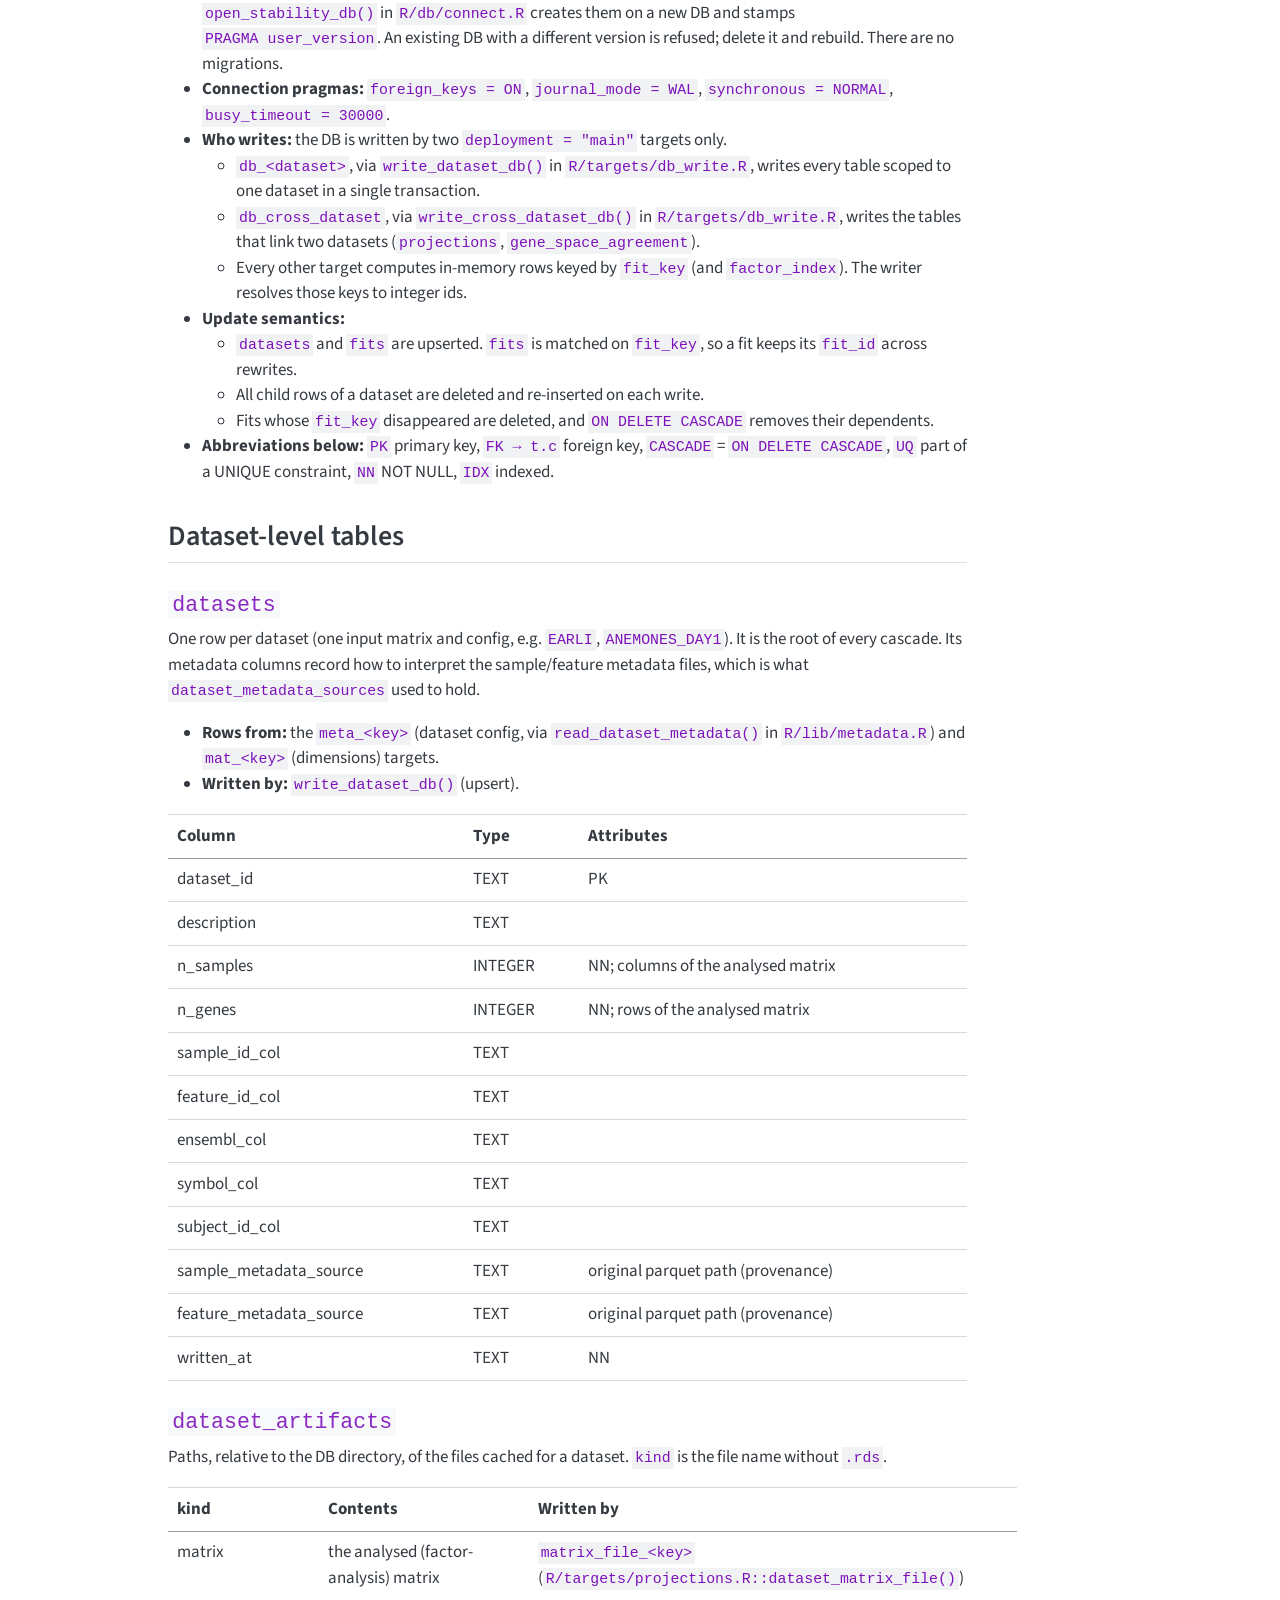
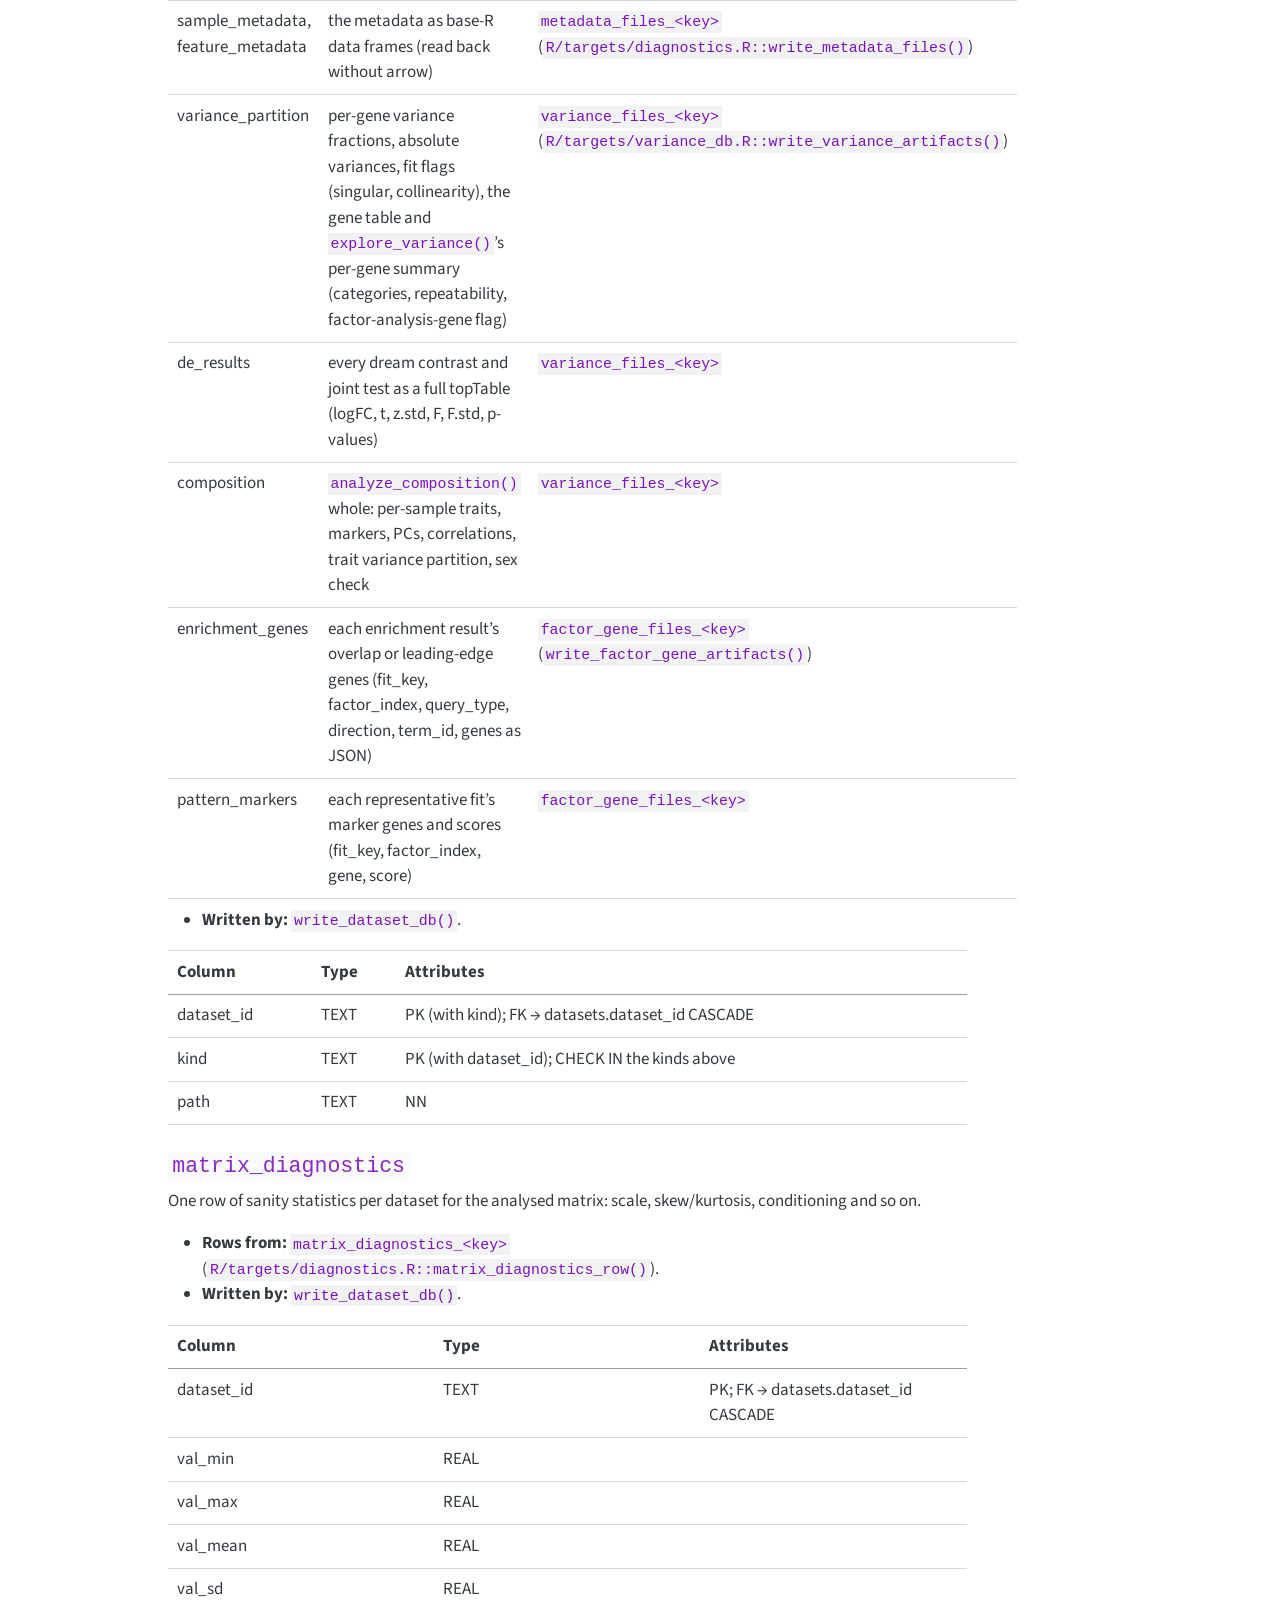
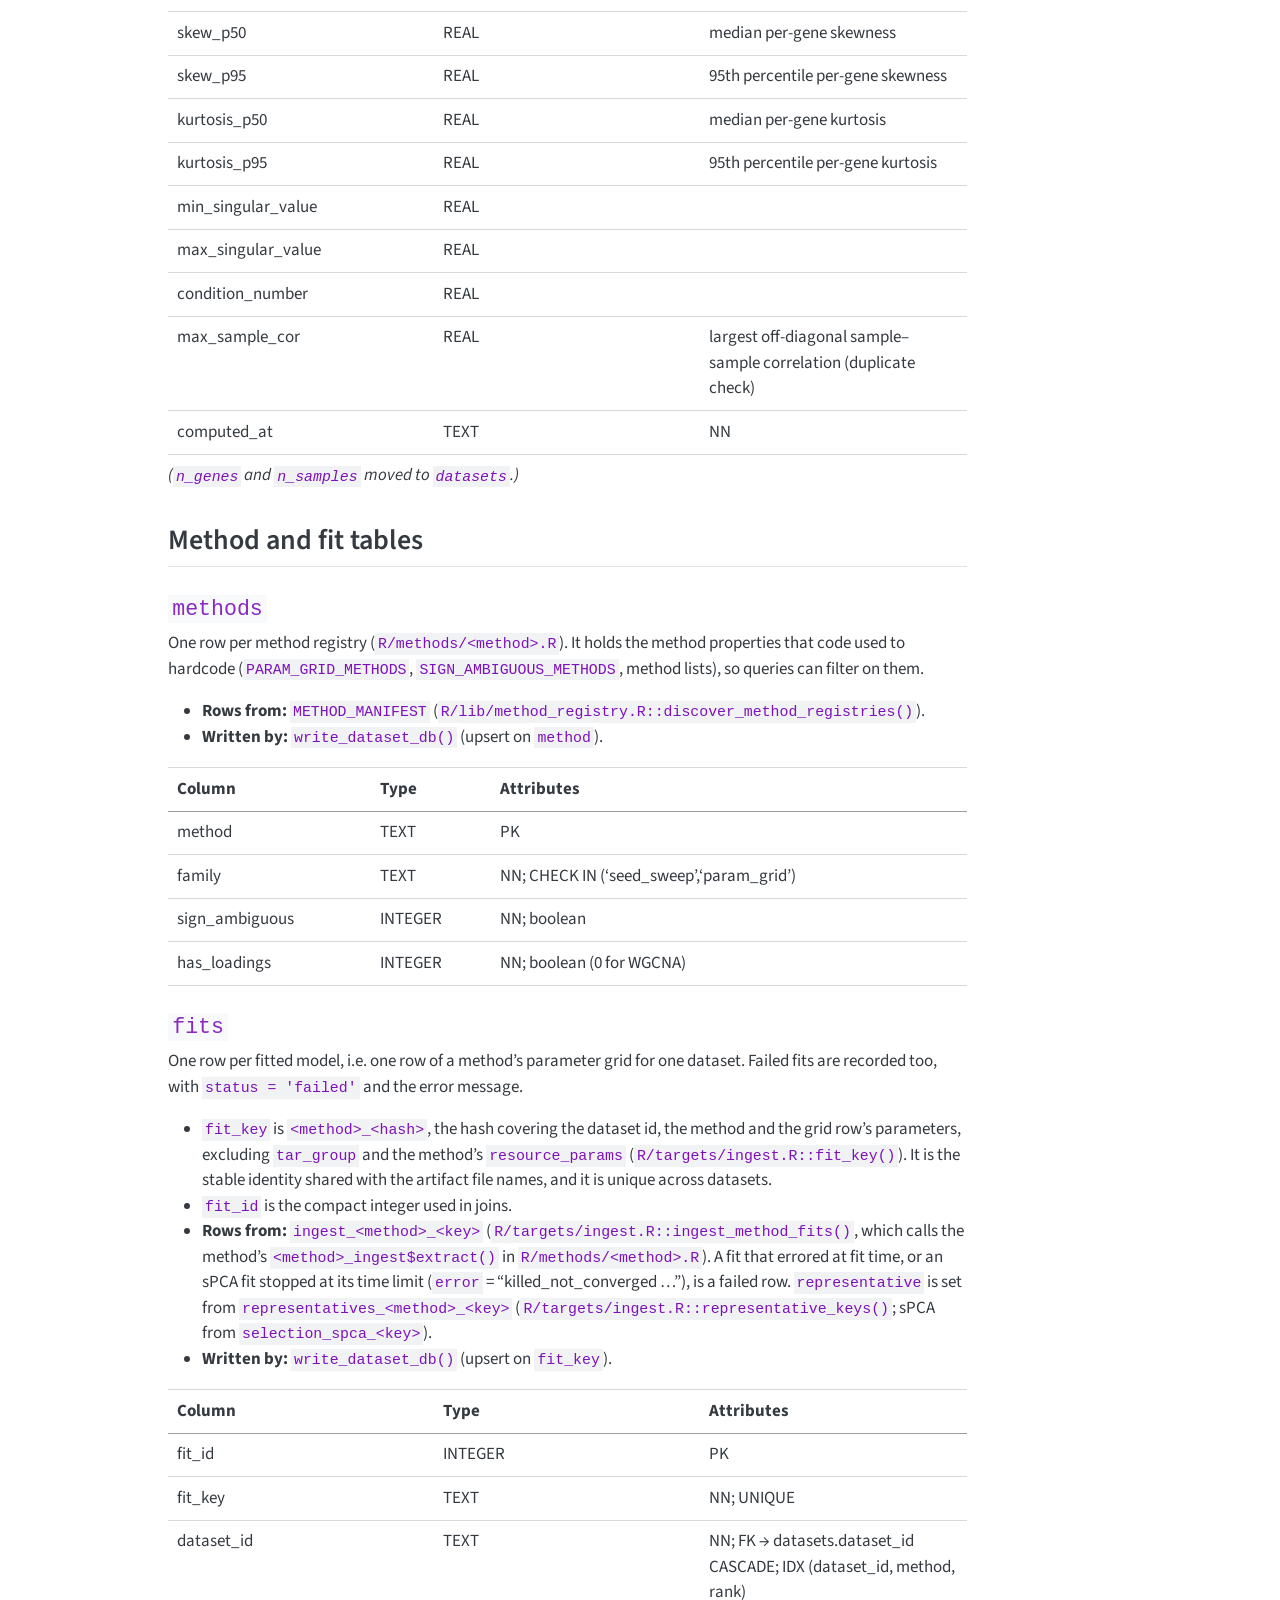
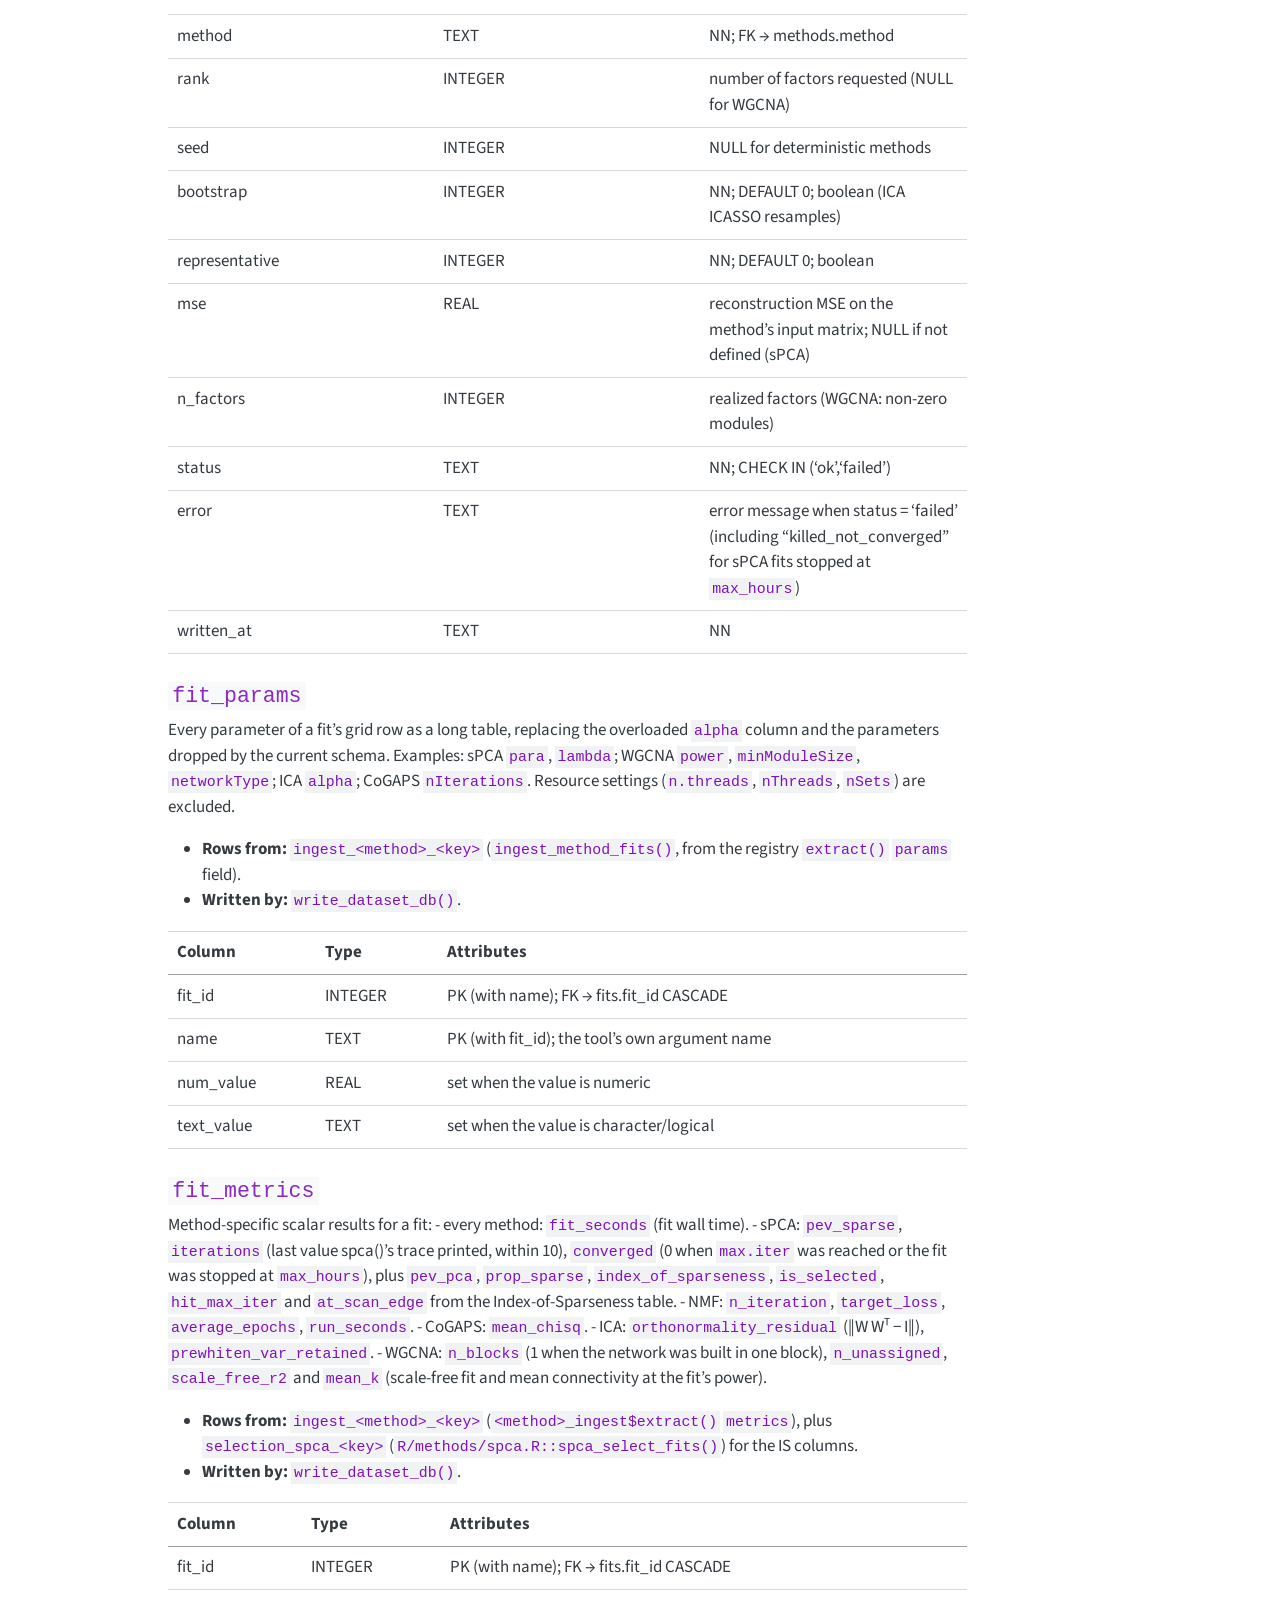
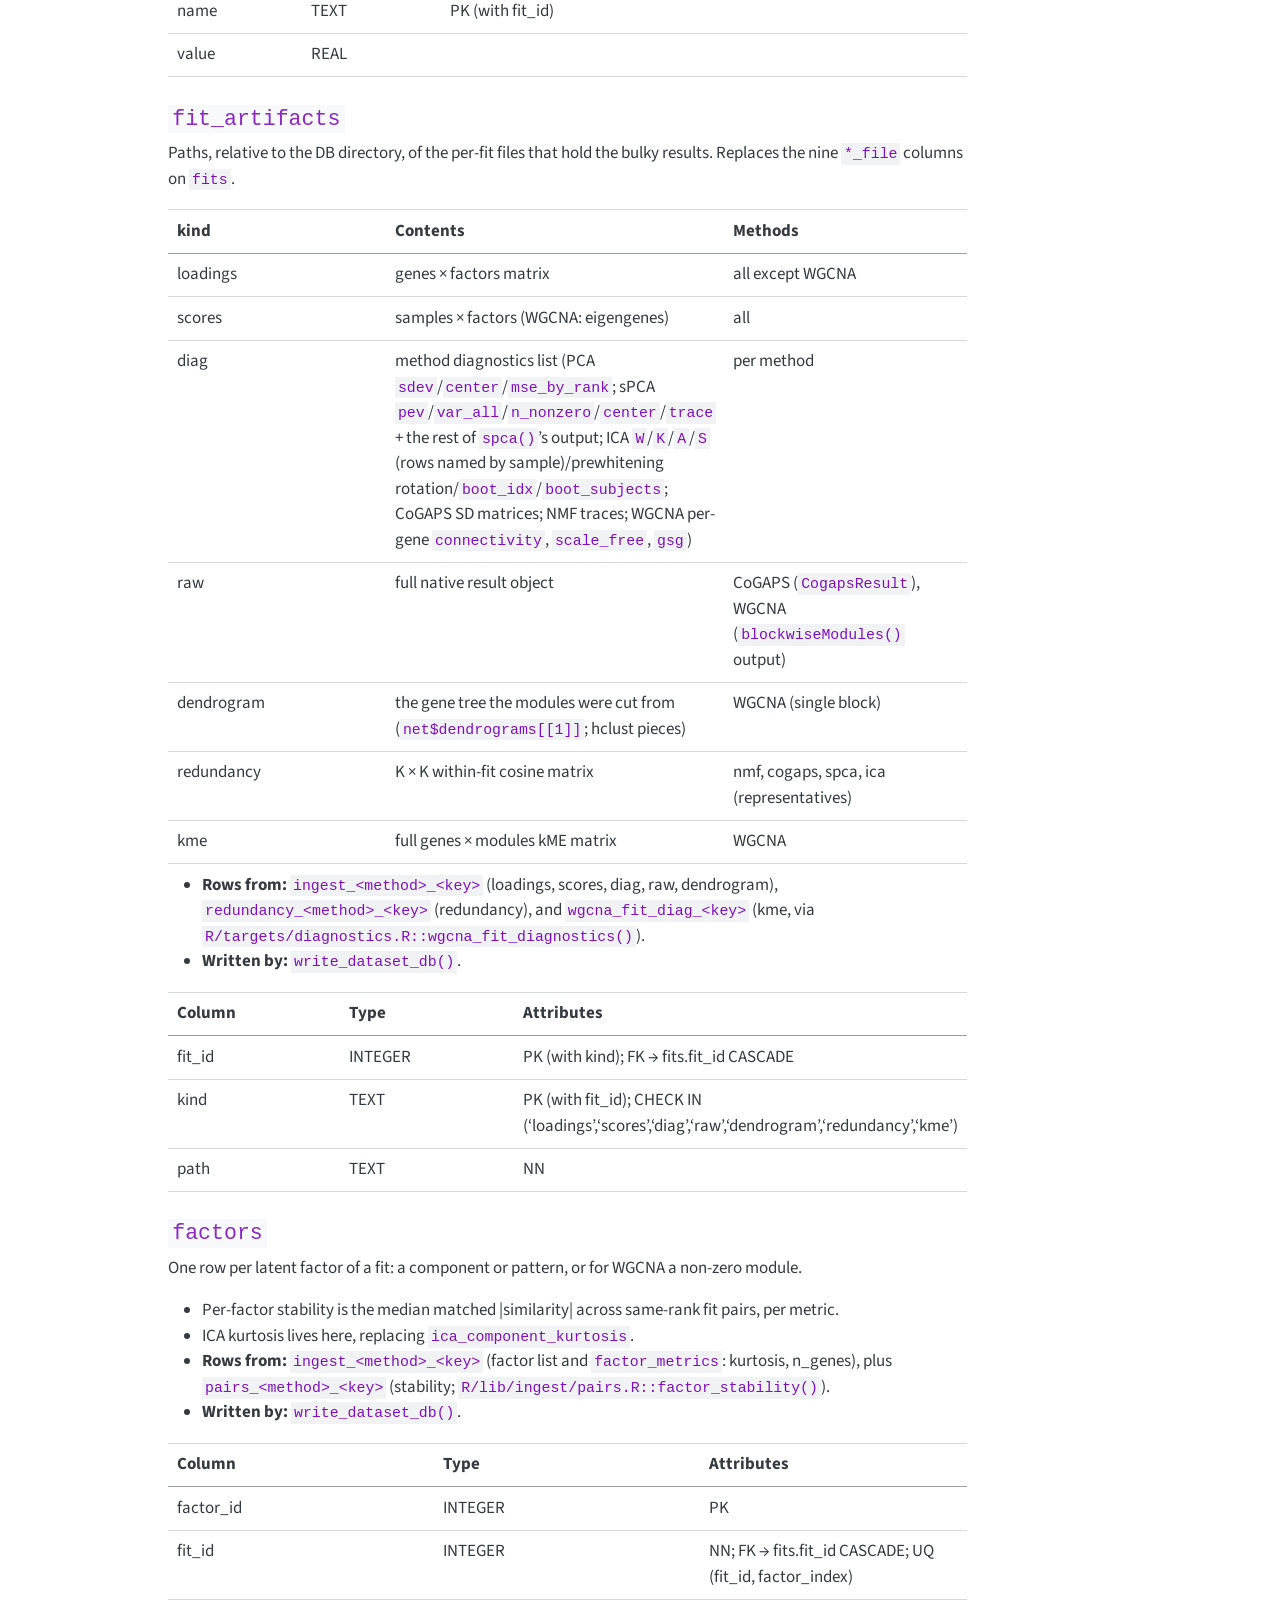
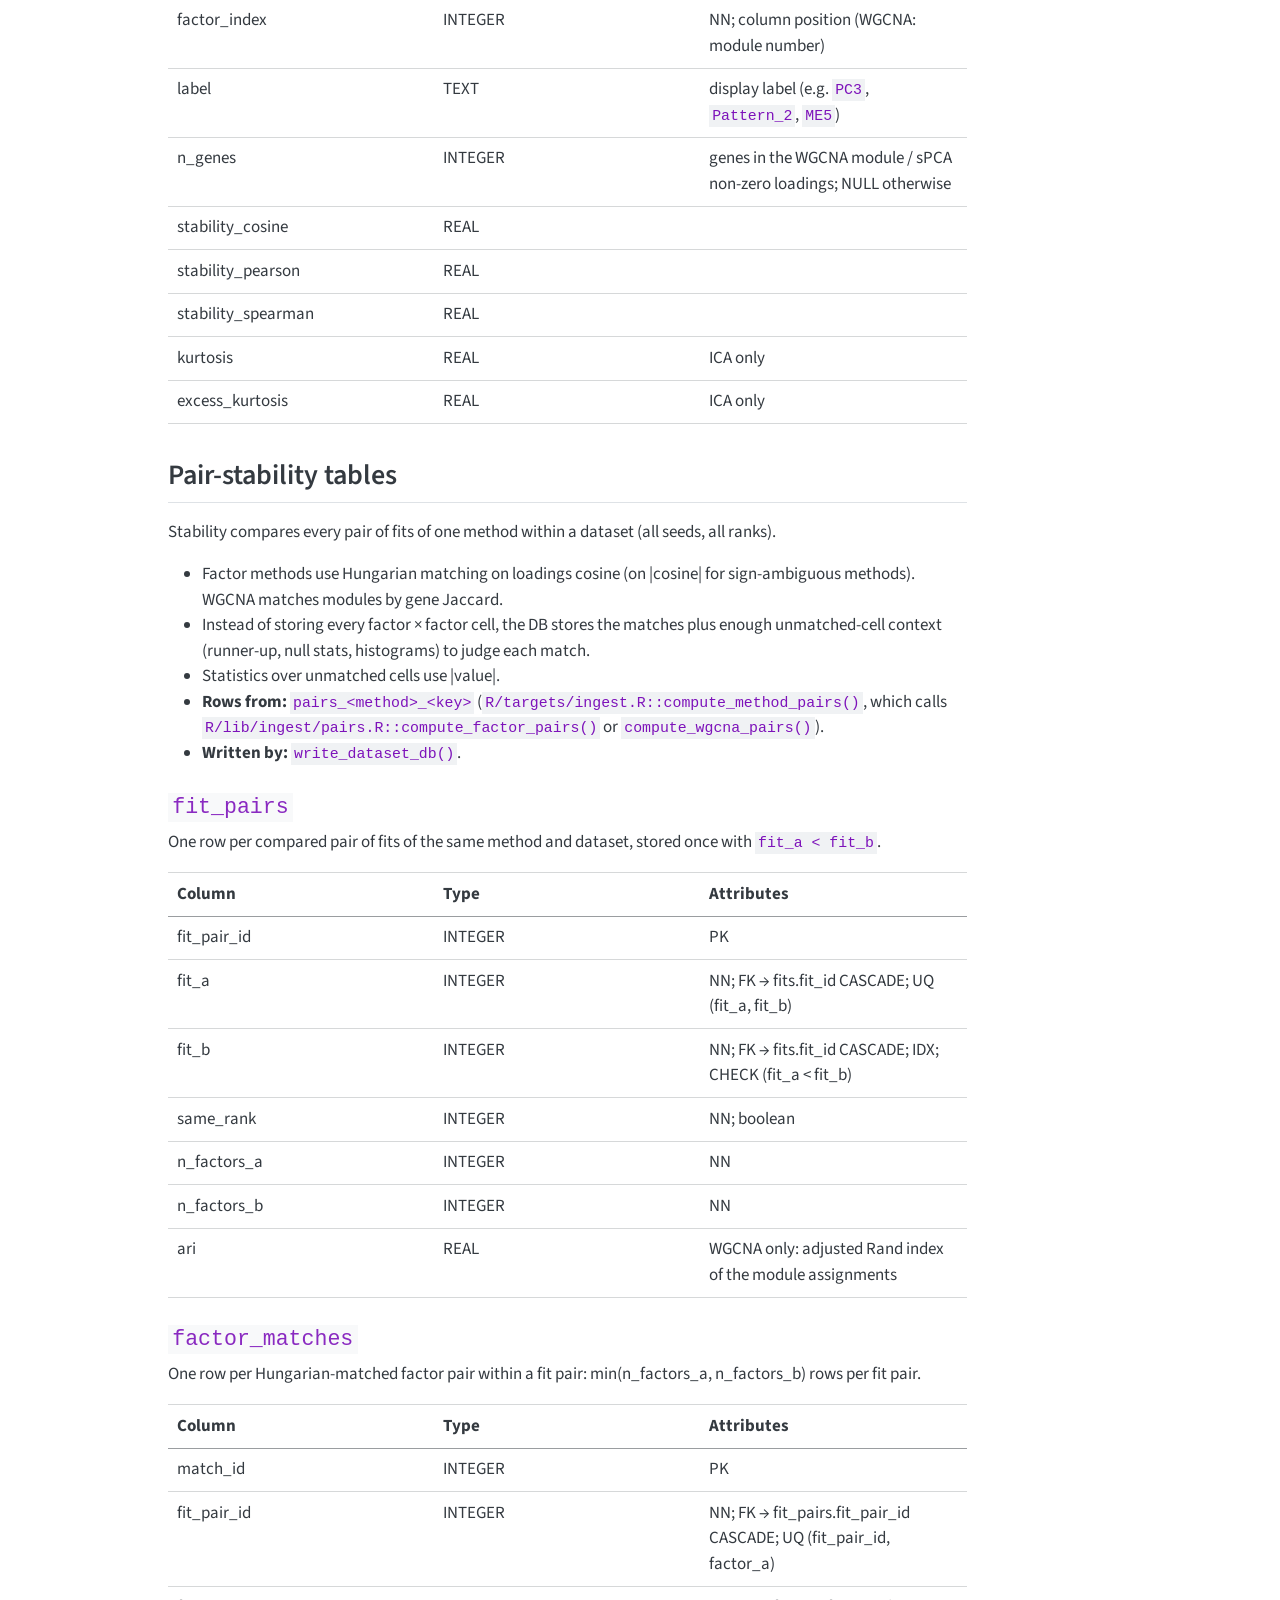
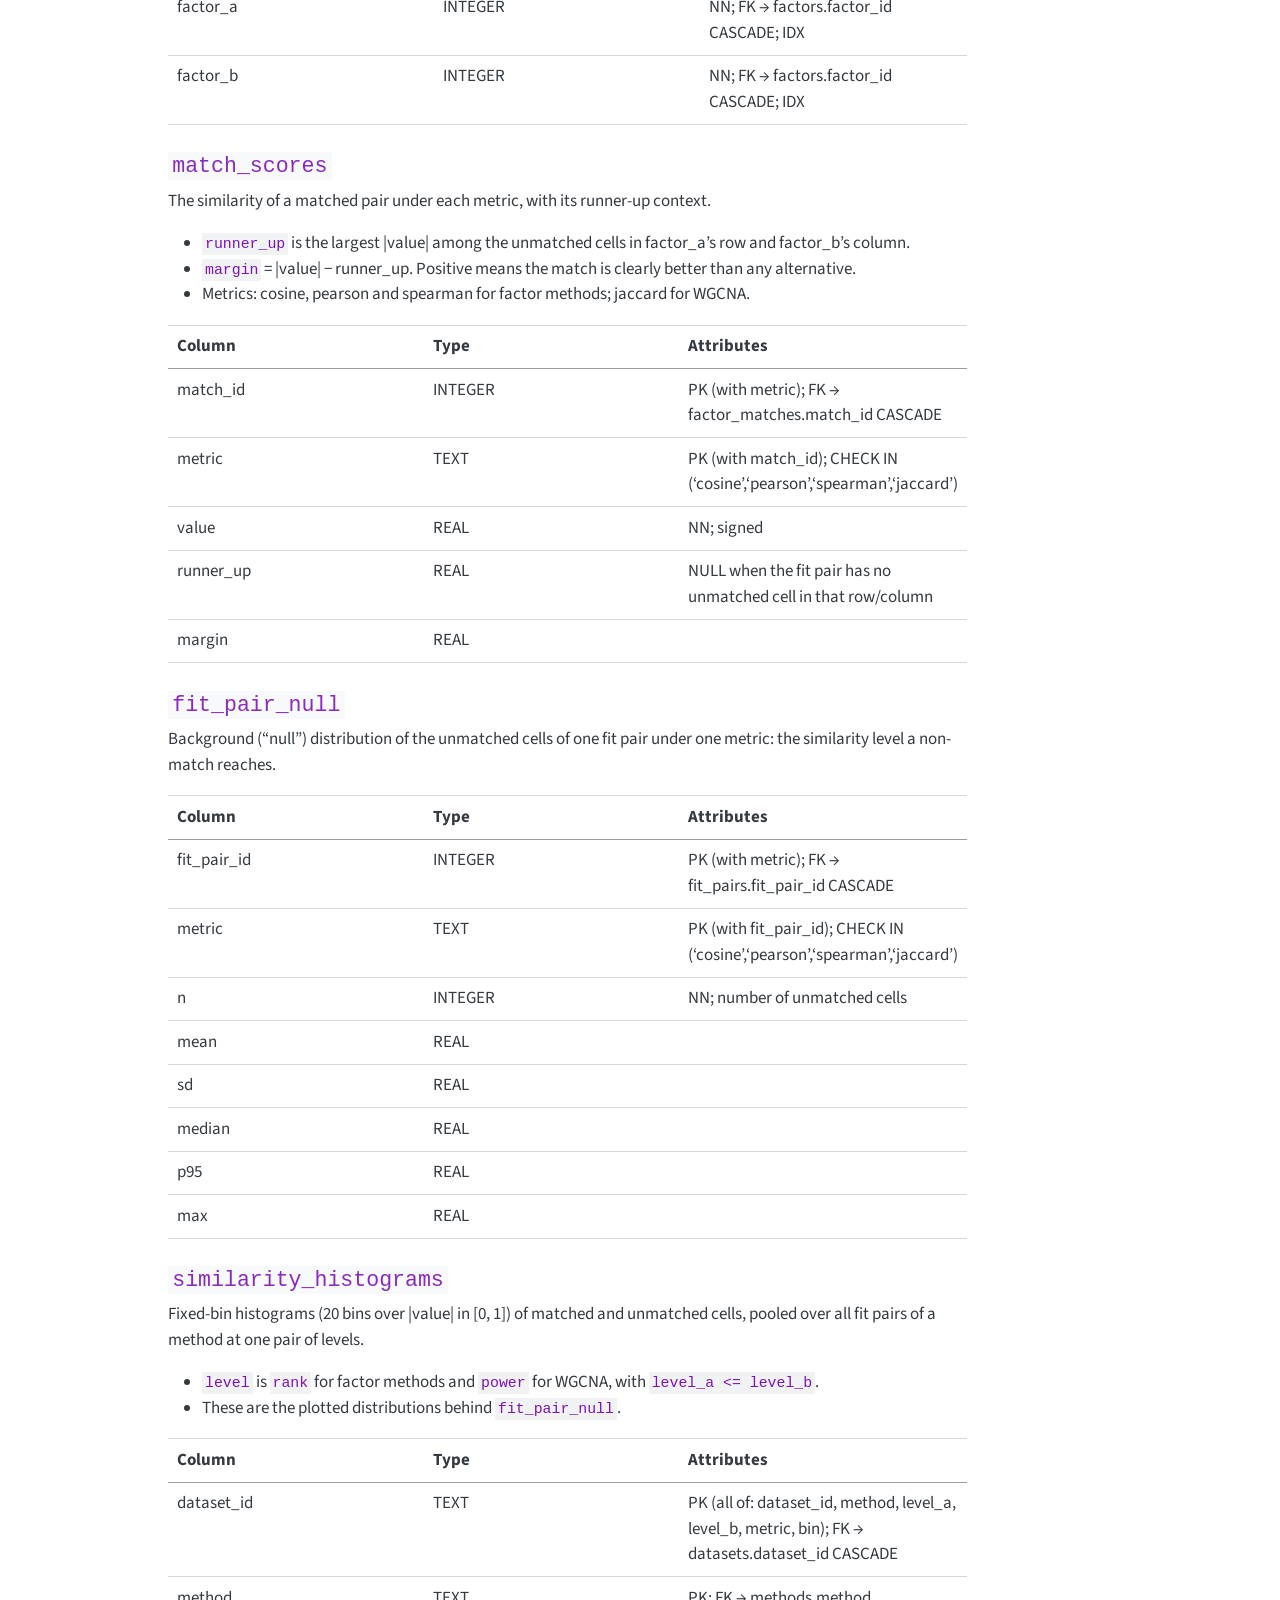
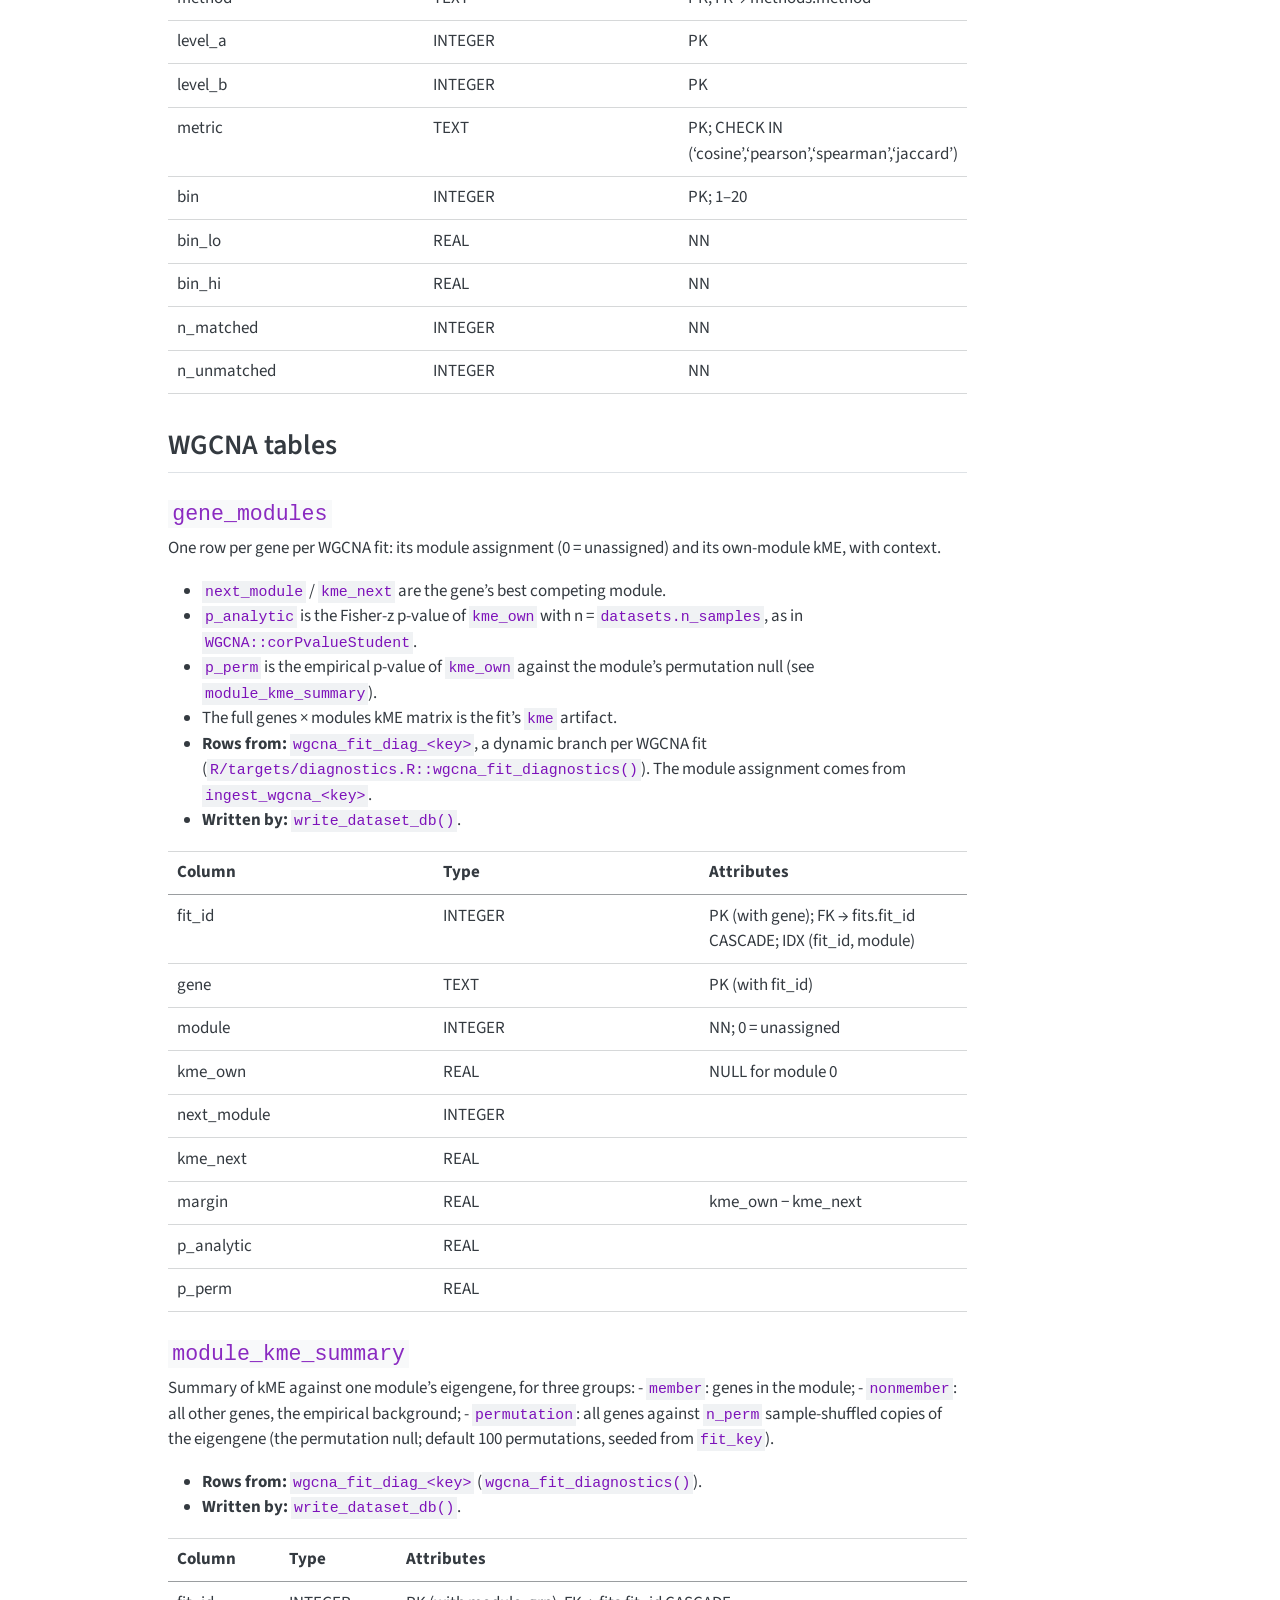
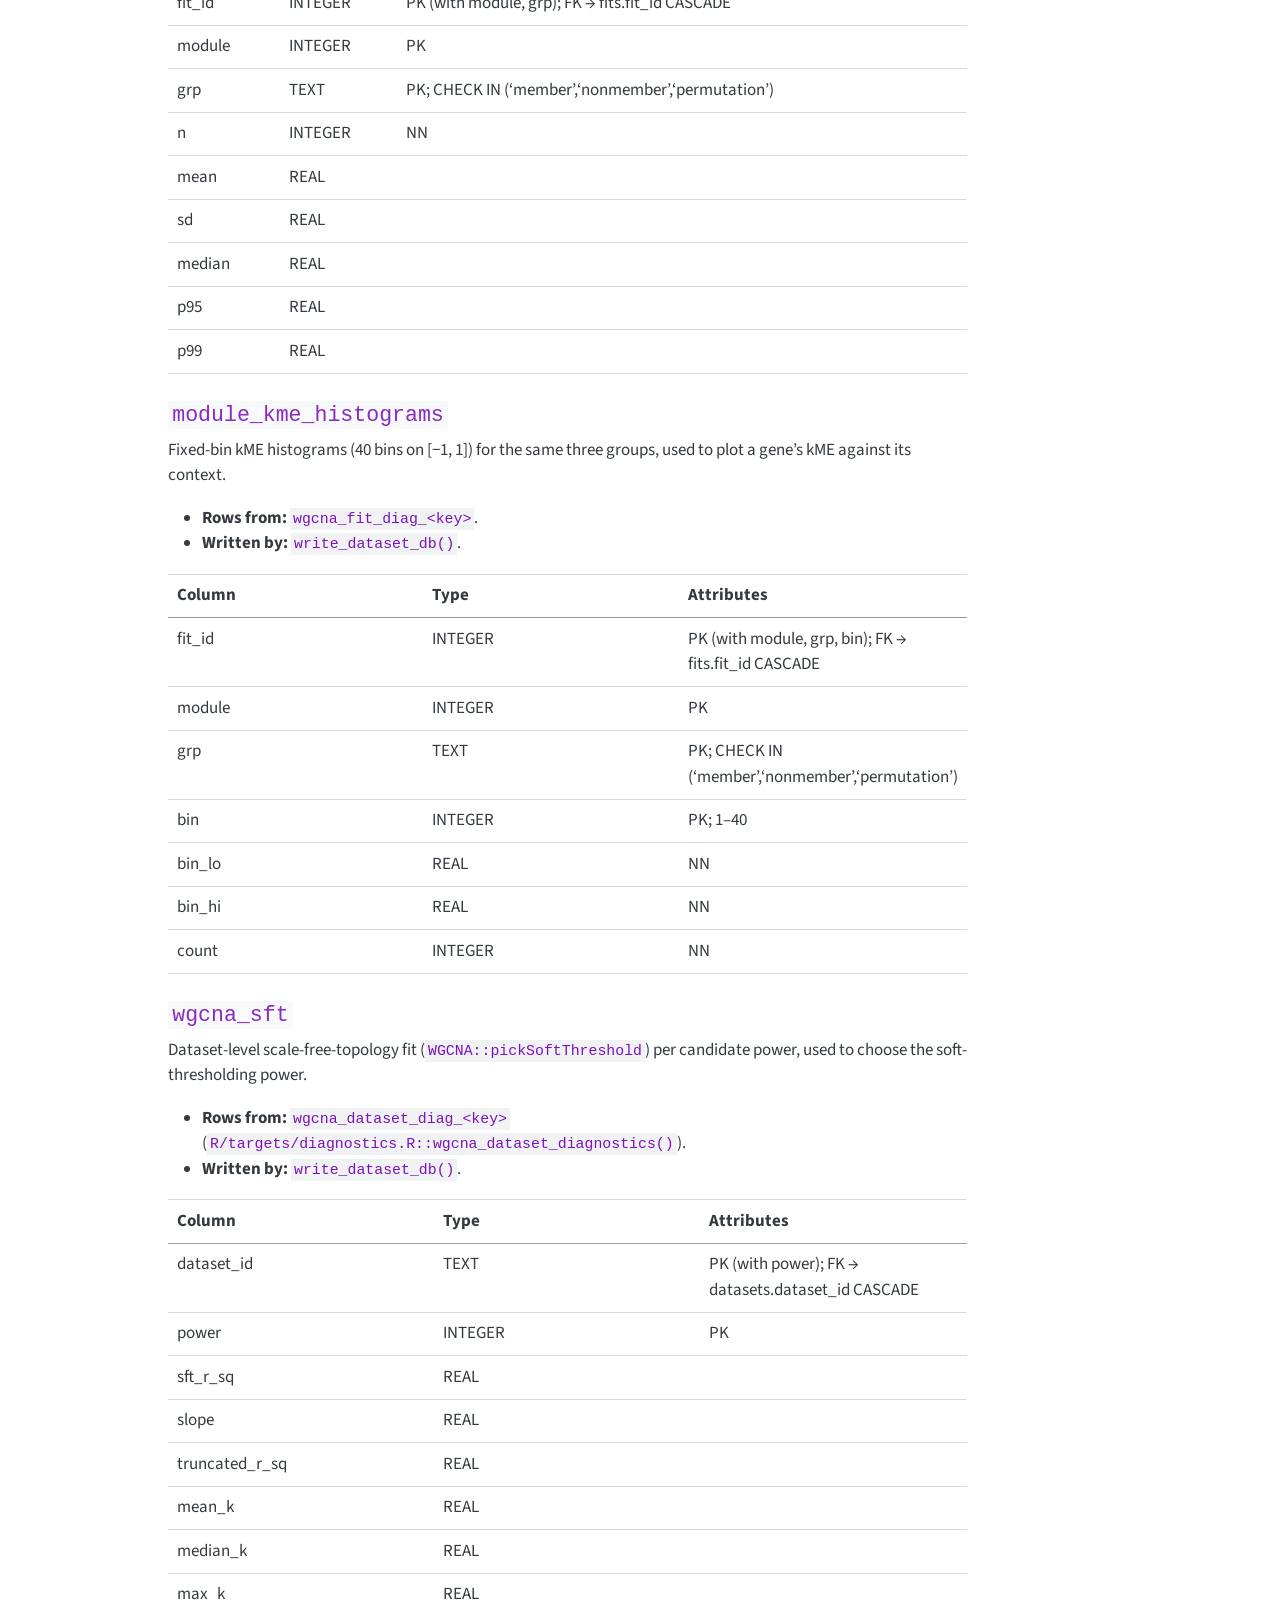
<file: database.html>
<!DOCTYPE html>
<html xmlns="http://www.w3.org/1999/xhtml" lang="en" xml:lang="en"><head>

<meta charset="utf-8">
<meta name="generator" content="quarto-1.10.19">

<meta name="viewport" content="width=device-width, initial-scale=1.0, user-scalable=yes">


<title>Database – Sepsis latent-factor stability</title>
<style>
/* Default styles provided by pandoc.
** See https://pandoc.org/MANUAL.html#variables-for-html for config info.
*/
span.smallcaps{font-variant: small-caps;}
div.columns{display: flex; gap: 1.5em;}
div.column{flex: auto;}
@media screen {
div.columns{gap: min(4vw, 1.5em);}
div.column{overflow-x: auto;}
}
div.hanging-indent{margin-left: 1.5em; text-indent: -1.5em;}
ul.task-list{list-style: none;}
ul.task-list li input[type="checkbox"] {
  width: 0.8em;
  margin: 0 0.8em 0.2em -1em; /* quarto-specific, see https://github.com/quarto-dev/quarto-cli/issues/4556 */ 
  vertical-align: middle;
}
</style>


<script src="site_libs/quarto-nav/quarto-nav.js"></script>
<script src="site_libs/quarto-nav/headroom.min.js"></script>
<script src="site_libs/clipboard/clipboard.min.js"></script>
<script src="site_libs/quarto-search/autocomplete.umd.js"></script>
<script src="site_libs/quarto-search/fuse.min.js"></script>
<script src="site_libs/quarto-search/quarto-search.js"></script>
<meta name="quarto:offset" content="./">
<script src="site_libs/quarto-html/quarto.js" type="module"></script>
<script src="site_libs/quarto-html/tabsets/tabsets.js" type="module"></script>
<script src="site_libs/quarto-html/popper.min.js"></script>
<script src="site_libs/quarto-html/tippy.umd.min.js"></script>
<script src="site_libs/quarto-html/anchor.min.js"></script>
<link href="site_libs/quarto-html/tippy.css" rel="stylesheet">
<link href="site_libs/quarto-html/quarto-syntax-highlighting-bf27225e3a48a9273f3daa8f8e829971.css" rel="stylesheet" id="quarto-text-highlighting-styles">
<script src="site_libs/bootstrap/bootstrap.min.js"></script>
<link href="site_libs/bootstrap/bootstrap-icons.css" rel="stylesheet">
<link href="site_libs/bootstrap/bootstrap-55617497126496852ff9f5a59253c640.min.css" rel="stylesheet" append-hash="true" id="quarto-bootstrap" data-mode="light">
<script id="quarto-search-options" type="application/json">{
  "location": "navbar",
  "copy-button": false,
  "collapse-after": 3,
  "panel-placement": "end",
  "type": "overlay",
  "limit": 50,
  "keyboard-shortcut": [
    "f",
    "/",
    "s"
  ],
  "show-item-context": false,
  "language": {
    "search-no-results-text": "No results",
    "search-matching-documents-text": "matching documents",
    "search-copy-link-title": "Copy link to search",
    "search-hide-matches-text": "Hide additional matches",
    "search-more-match-text": "more match in this document",
    "search-more-matches-text": "more matches in this document",
    "search-clear-button-title": "Clear",
    "search-text-placeholder": "",
    "search-detached-cancel-button-title": "Cancel",
    "search-submit-button-title": "Submit",
    "search-label": "Search"
  }
}</script>


</head>

<body class="nav-fixed quarto-light">

<div id="quarto-search-results"></div>
  <header id="quarto-header" class="headroom fixed-top">
    <nav class="navbar navbar-expand-lg " data-bs-theme="dark">
      <div class="navbar-container container-fluid">
      <div class="navbar-brand-container mx-auto">
    <a class="navbar-brand" href="./index.html">
    <span class="navbar-title">Sepsis latent-factor stability</span>
    </a>
  </div>
            <div id="quarto-search" class="" title="Search"></div>
          <button class="navbar-toggler" type="button" data-bs-toggle="collapse" data-bs-target="#navbarCollapse" aria-controls="navbarCollapse" role="menu" aria-expanded="false" aria-label="Toggle navigation" onclick="if (window.quartoToggleHeadroom) { window.quartoToggleHeadroom(); }">
  <span class="navbar-toggler-icon"></span>
</button>
          <div class="collapse navbar-collapse" id="navbarCollapse">
            <ul class="navbar-nav navbar-nav-scroll me-auto">
  <li class="nav-item">
    <a class="nav-link" href="./index.html"> 
<span class="menu-text">Overview</span></a>
  </li>  
  <li class="nav-item">
    <a class="nav-link" href="./setup.html"> 
<span class="menu-text">Setup</span></a>
  </li>  
  <li class="nav-item">
    <a class="nav-link" href="./data.html"> 
<span class="menu-text">Data</span></a>
  </li>  
  <li class="nav-item">
    <a class="nav-link" href="./datasets.html"> 
<span class="menu-text">Datasets</span></a>
  </li>  
  <li class="nav-item">
    <a class="nav-link" href="./methods.html"> 
<span class="menu-text">Methods</span></a>
  </li>  
  <li class="nav-item">
    <a class="nav-link" href="./workflow.html"> 
<span class="menu-text">Running the workflow</span></a>
  </li>  
  <li class="nav-item">
    <a class="nav-link active" href="./database.html" aria-current="page"> 
<span class="menu-text">Database</span></a>
  </li>  
  <li class="nav-item">
    <a class="nav-link" href="./app.html"> 
<span class="menu-text">Launching the app</span></a>
  </li>  
  <li class="nav-item">
    <a class="nav-link" href="./reference.html"> 
<span class="menu-text">Function reference</span></a>
  </li>  
</ul>
            <ul class="navbar-nav navbar-nav-scroll ms-auto">
  <li class="nav-item compact">
    <a class="nav-link" href="https://github.com/cmatKhan/sepsis_latent_factor_eda"> <i class="bi bi-github" role="img" aria-label="GitHub">
</i> 
<span class="menu-text"></span></a>
  </li>  
</ul>
          </div> <!-- /navcollapse -->
            <div class="quarto-navbar-tools">
</div>
      </div> <!-- /container-fluid -->
    </nav>
</header>
<!-- content -->
<div id="quarto-content" class="quarto-container page-columns page-rows-contents page-layout-article page-navbar">
<!-- sidebar -->
<!-- margin-sidebar -->
    <div id="quarto-margin-sidebar" class="sidebar margin-sidebar">
        <nav id="TOC" role="doc-toc" class="toc-active">
    <h2 id="toc-title">On this page</h2>
   
  <ul>
  <li><a href="#overview" id="toc-overview" class="nav-link active" data-scroll-target="#overview">Overview</a>
  <ul class="collapse">
  <li><a href="#design-notes" id="toc-design-notes" class="nav-link" data-scroll-target="#design-notes">Design notes</a></li>
  </ul></li>
  <li><a href="#conventions" id="toc-conventions" class="nav-link" data-scroll-target="#conventions">Conventions</a></li>
  <li><a href="#dataset-level-tables" id="toc-dataset-level-tables" class="nav-link" data-scroll-target="#dataset-level-tables">Dataset-level tables</a>
  <ul class="collapse">
  <li><a href="#datasets" id="toc-datasets" class="nav-link" data-scroll-target="#datasets"><code>datasets</code></a></li>
  <li><a href="#dataset_artifacts" id="toc-dataset_artifacts" class="nav-link" data-scroll-target="#dataset_artifacts"><code>dataset_artifacts</code></a></li>
  <li><a href="#matrix_diagnostics" id="toc-matrix_diagnostics" class="nav-link" data-scroll-target="#matrix_diagnostics"><code>matrix_diagnostics</code></a></li>
  </ul></li>
  <li><a href="#method-and-fit-tables" id="toc-method-and-fit-tables" class="nav-link" data-scroll-target="#method-and-fit-tables">Method and fit tables</a>
  <ul class="collapse">
  <li><a href="#methods" id="toc-methods" class="nav-link" data-scroll-target="#methods"><code>methods</code></a></li>
  <li><a href="#fits" id="toc-fits" class="nav-link" data-scroll-target="#fits"><code>fits</code></a></li>
  <li><a href="#fit_params" id="toc-fit_params" class="nav-link" data-scroll-target="#fit_params"><code>fit_params</code></a></li>
  <li><a href="#fit_metrics" id="toc-fit_metrics" class="nav-link" data-scroll-target="#fit_metrics"><code>fit_metrics</code></a></li>
  <li><a href="#fit_artifacts" id="toc-fit_artifacts" class="nav-link" data-scroll-target="#fit_artifacts"><code>fit_artifacts</code></a></li>
  <li><a href="#factors" id="toc-factors" class="nav-link" data-scroll-target="#factors"><code>factors</code></a></li>
  </ul></li>
  <li><a href="#pair-stability-tables" id="toc-pair-stability-tables" class="nav-link" data-scroll-target="#pair-stability-tables">Pair-stability tables</a>
  <ul class="collapse">
  <li><a href="#fit_pairs" id="toc-fit_pairs" class="nav-link" data-scroll-target="#fit_pairs"><code>fit_pairs</code></a></li>
  <li><a href="#factor_matches" id="toc-factor_matches" class="nav-link" data-scroll-target="#factor_matches"><code>factor_matches</code></a></li>
  <li><a href="#match_scores" id="toc-match_scores" class="nav-link" data-scroll-target="#match_scores"><code>match_scores</code></a></li>
  <li><a href="#fit_pair_null" id="toc-fit_pair_null" class="nav-link" data-scroll-target="#fit_pair_null"><code>fit_pair_null</code></a></li>
  <li><a href="#similarity_histograms" id="toc-similarity_histograms" class="nav-link" data-scroll-target="#similarity_histograms"><code>similarity_histograms</code></a></li>
  </ul></li>
  <li><a href="#wgcna-tables" id="toc-wgcna-tables" class="nav-link" data-scroll-target="#wgcna-tables">WGCNA tables</a>
  <ul class="collapse">
  <li><a href="#gene_modules" id="toc-gene_modules" class="nav-link" data-scroll-target="#gene_modules"><code>gene_modules</code></a></li>
  <li><a href="#module_kme_summary" id="toc-module_kme_summary" class="nav-link" data-scroll-target="#module_kme_summary"><code>module_kme_summary</code></a></li>
  <li><a href="#module_kme_histograms" id="toc-module_kme_histograms" class="nav-link" data-scroll-target="#module_kme_histograms"><code>module_kme_histograms</code></a></li>
  <li><a href="#wgcna_sft" id="toc-wgcna_sft" class="nav-link" data-scroll-target="#wgcna_sft"><code>wgcna_sft</code></a></li>
  <li><a href="#gene_significance" id="toc-gene_significance" class="nav-link" data-scroll-target="#gene_significance"><code>gene_significance</code></a></li>
  </ul></li>
  <li><a href="#ica-icasso-tables" id="toc-ica-icasso-tables" class="nav-link" data-scroll-target="#ica-icasso-tables">ICA / ICASSO tables</a>
  <ul class="collapse">
  <li><a href="#icasso_clusters" id="toc-icasso_clusters" class="nav-link" data-scroll-target="#icasso_clusters"><code>icasso_clusters</code></a></li>
  <li><a href="#icasso_membership" id="toc-icasso_membership" class="nav-link" data-scroll-target="#icasso_membership"><code>icasso_membership</code></a></li>
  </ul></li>
  <li><a href="#enrichment-tables" id="toc-enrichment-tables" class="nav-link" data-scroll-target="#enrichment-tables">Enrichment tables</a>
  <ul class="collapse">
  <li><a href="#enrichment_queries" id="toc-enrichment_queries" class="nav-link" data-scroll-target="#enrichment_queries"><code>enrichment_queries</code></a></li>
  <li><a href="#enrichment_results" id="toc-enrichment_results" class="nav-link" data-scroll-target="#enrichment_results"><code>enrichment_results</code></a></li>
  </ul></li>
  <li><a href="#cross-dataset-tables" id="toc-cross-dataset-tables" class="nav-link" data-scroll-target="#cross-dataset-tables">Cross-dataset tables</a>
  <ul class="collapse">
  <li><a href="#projections" id="toc-projections" class="nav-link" data-scroll-target="#projections"><code>projections</code></a></li>
  <li><a href="#gene_space_agreement" id="toc-gene_space_agreement" class="nav-link" data-scroll-target="#gene_space_agreement"><code>gene_space_agreement</code></a></li>
  </ul></li>
  <li><a href="#representative-fit-analyses" id="toc-representative-fit-analyses" class="nav-link" data-scroll-target="#representative-fit-analyses">Representative-fit analyses</a>
  <ul class="collapse">
  <li><a href="#pattern_drivers" id="toc-pattern_drivers" class="nav-link" data-scroll-target="#pattern_drivers"><code>pattern_drivers</code></a></li>
  <li><a href="#pattern-markers" id="toc-pattern-markers" class="nav-link" data-scroll-target="#pattern-markers">Pattern markers</a></li>
  <li><a href="#fit_redundancy" id="toc-fit_redundancy" class="nav-link" data-scroll-target="#fit_redundancy"><code>fit_redundancy</code></a></li>
  </ul></li>
  <li><a href="#repeated-measures-tables" id="toc-repeated-measures-tables" class="nav-link" data-scroll-target="#repeated-measures-tables">Repeated-measures tables</a>
  <ul class="collapse">
  <li><a href="#dataset_design" id="toc-dataset_design" class="nav-link" data-scroll-target="#dataset_design"><code>dataset_design</code></a></li>
  <li><a href="#samples" id="toc-samples" class="nav-link" data-scroll-target="#samples"><code>samples</code></a></li>
  <li><a href="#variance_summary" id="toc-variance_summary" class="nav-link" data-scroll-target="#variance_summary"><code>variance_summary</code></a></li>
  <li><a href="#variance_terms-variance_categories-variance_bins" id="toc-variance_terms-variance_categories-variance_bins" class="nav-link" data-scroll-target="#variance_terms-variance_categories-variance_bins"><code>variance_terms</code>, <code>variance_categories</code>, <code>variance_bins</code></a></li>
  <li><a href="#trait_variance-composition_correlations" id="toc-trait_variance-composition_correlations" class="nav-link" data-scroll-target="#trait_variance-composition_correlations"><code>trait_variance</code>, <code>composition_correlations</code></a></li>
  <li><a href="#de_contrasts" id="toc-de_contrasts" class="nav-link" data-scroll-target="#de_contrasts"><code>de_contrasts</code></a></li>
  <li><a href="#factor_variance-factor_variance_models" id="toc-factor_variance-factor_variance_models" class="nav-link" data-scroll-target="#factor_variance-factor_variance_models"><code>factor_variance</code>, <code>factor_variance_models</code></a></li>
  <li><a href="#variance_time_genes-time_gene_recurrence" id="toc-variance_time_genes-time_gene_recurrence" class="nav-link" data-scroll-target="#variance_time_genes-time_gene_recurrence"><code>variance_time_genes</code>, <code>time_gene_recurrence</code></a></li>
  </ul></li>
  <li><a href="#views-rdbviews.sql" id="toc-views-rdbviews.sql" class="nav-link" data-scroll-target="#views-rdbviews.sql">Views (<code>R/db/views.sql</code>)</a></li>
  </ul>
</nav>
    </div>
<!-- main -->
<main class="content" id="quarto-document-content">

<header id="title-block-header" class="quarto-title-block default">
<div class="quarto-title">
<h1 class="title">Database</h1>
</div>



<div class="quarto-title-meta">

    
  
    
  </div>
  


</header>


<section id="overview" class="level2">
<h2 class="anchored" data-anchor-id="overview">Overview</h2>
<p>The pipeline writes a SQLite database at <code>db_path</code> in <code>config/pipeline.yml</code> (default <code>results/stability.sqlite</code>). Bulky results – loadings, scores, diagnostics, raw model objects, projections – are files under <code>stability_artifacts/&lt;dataset_id&gt;/</code> next to it, referenced by paths relative to the DB’s directory, so the two move together.</p>
<p><strong>It is a derived output.</strong> Every row is rebuilt from the targets store; nothing is edited by hand and there are no migrations.</p>
<ul>
<li><code>db_&lt;dataset&gt;</code> (<code>write_dataset_db()</code>, <code>R/targets/db_write.R</code>) writes everything about one dataset in one transaction.</li>
<li><code>db_cross_dataset</code> (<code>write_cross_dataset_db()</code>) then writes the tables linking two datasets (projections, gene-space agreement) and deletes artifact files no row references.</li>
<li>Other targets produce rows keyed by <code>fit_key</code> (dataset + method + parameters); the writers resolve keys to integer ids. Fits are upserted on <code>fit_key</code>, so a fit keeps its <code>fit_id</code> across rewrites.</li>
</ul>
<p><strong>Schema versioning.</strong> The schema is <code>R/db/schema.sql</code> and <code>R/db/views.sql</code>; <code>open_stability_db()</code> (<code>R/db/connect.R</code>) creates them on a new file and stamps <code>PRAGMA user_version</code> with <code>SCHEMA_VERSION</code>. It refuses a DB with a different version. After any schema change, bump <code>SCHEMA_VERSION</code>, delete the DB file (only the <code>.sqlite</code>) and run <code>tar_make()</code>; only the DB targets rerun. Keep <code>stability_artifacts/</code>: most of it is written as a side effect of ingestion targets (<code>ingest_&lt;method&gt;_&lt;dataset&gt;</code>, <code>R/targets/ingest.R</code>), which stay up to date, so a deleted file would never be rewritten and the new DB would point at missing loadings and scores.</p>
<p><strong>What it holds.</strong> The schema-1 build of 30 datasets (2026-10-05) had 7,990 fits in 3.6 GB; the largest tables were <code>match_scores</code> (8.9 M rows), <code>gene_modules</code> (3.3 M), <code>factor_matches</code> (3.0 M) and <code>enrichment_results</code> (2.1 M). Schema 2 moved the two bulkiest contents out of the tables: the enrichment gene lists (about 1.1 GB) and the pattern markers (4.6 M rows) are now per-dataset artifacts (<code>enrichment_genes</code>, <code>pattern_markers</code>).</p>
<p><strong>Reading it.</strong> Open read-only from R with <code>DBI::dbConnect(RSQLite::SQLite(), path, flags = RSQLite::SQLITE_RO)</code>, or <code>sqlite3 -readonly</code>. Whole-table scans of the 3.6 GB file over the cluster’s network filesystem are slow from a login node; copy it to a compute node’s local disk for heavy queries.</p>
<section id="design-notes" class="level3">
<h3 class="anchored" data-anchor-id="design-notes">Design notes</h3>
<ul>
<li><strong>Stability without every cell.</strong> For each pair of fits of a method, factors are matched 1-to-1 (Hungarian algorithm on loadings cosine; on |cosine| for methods whose factors can flip sign). Rather than store every factor × factor similarity (85% of which were never read), the DB keeps the matches plus context to judge them: each match’s runner-up and margin, statistics of the unmatched similarities per fit pair, and pooled histograms.</li>
<li><strong>WGCNA kME in context.</strong> For each gene, its correlation with its own module’s eigengene (kME), its best competing module, an analytic p-value, and an empirical p-value against a permutation null (each eigengene’s samples shuffled 100 times), with member / non-member / permutation summaries and histograms per module. The full genes × modules kME matrix is an artifact.</li>
<li><strong>Everything computed is kept,</strong> including tables the app doesn’t read yet (pattern drivers, markers, redundancy, ICASSO membership, the diagnostics).</li>
<li><strong>Method-specific values in long tables</strong> (<code>fit_params</code>, <code>fit_metrics</code>, <code>fit_artifacts</code>) rather than per-method columns.</li>
<li><strong>Enrichment is stored separately from its jobs.</strong> Each enrichment branch keeps its result trimmed to the significant terms; rows are built afterwards, so changing these tables never reruns fgsea.</li>
</ul>
</section>
</section>
<section id="conventions" class="level2">
<h2 class="anchored" data-anchor-id="conventions">Conventions</h2>
<ul>
<li><strong>Engine:</strong> SQLite. Column types are SQLite storage classes: <code>INTEGER</code>, <code>REAL</code>, <code>TEXT</code>.</li>
<li><strong>Booleans</strong> are <code>INTEGER</code> with <code>CHECK (x IN (0,1))</code>.</li>
<li><strong>Timestamps</strong> are <code>TEXT</code> in ISO-8601 UTC (<code>utc_now()</code>, e.g.&nbsp;<code>2026-10-05T16:13:15Z</code>).</li>
<li><strong>Creation:</strong> the schema is defined in <code>R/db/schema.sql</code> (tables) and <code>R/db/views.sql</code> (views). <code>open_stability_db()</code> in <code>R/db/connect.R</code> creates them on a new DB and stamps <code>PRAGMA user_version</code>. An existing DB with a different version is refused; delete it and rebuild. There are no migrations.</li>
<li><strong>Connection pragmas:</strong> <code>foreign_keys = ON</code>, <code>journal_mode = WAL</code>, <code>synchronous = NORMAL</code>, <code>busy_timeout = 30000</code>.</li>
<li><strong>Who writes:</strong> the DB is written by two <code>deployment = "main"</code> targets only.
<ul>
<li><code>db_&lt;dataset&gt;</code>, via <code>write_dataset_db()</code> in <code>R/targets/db_write.R</code>, writes every table scoped to one dataset in a single transaction.</li>
<li><code>db_cross_dataset</code>, via <code>write_cross_dataset_db()</code> in <code>R/targets/db_write.R</code>, writes the tables that link two datasets (<code>projections</code>, <code>gene_space_agreement</code>).</li>
<li>Every other target computes in-memory rows keyed by <code>fit_key</code> (and <code>factor_index</code>). The writer resolves those keys to integer ids.</li>
</ul></li>
<li><strong>Update semantics:</strong>
<ul>
<li><code>datasets</code> and <code>fits</code> are upserted. <code>fits</code> is matched on <code>fit_key</code>, so a fit keeps its <code>fit_id</code> across rewrites.</li>
<li>All child rows of a dataset are deleted and re-inserted on each write.</li>
<li>Fits whose <code>fit_key</code> disappeared are deleted, and <code>ON DELETE CASCADE</code> removes their dependents.</li>
</ul></li>
<li><strong>Abbreviations below:</strong> <code>PK</code> primary key, <code>FK → t.c</code> foreign key, <code>CASCADE</code> = <code>ON DELETE CASCADE</code>, <code>UQ</code> part of a UNIQUE constraint, <code>NN</code> NOT NULL, <code>IDX</code> indexed.</li>
</ul>
</section>
<section id="dataset-level-tables" class="level2">
<h2 class="anchored" data-anchor-id="dataset-level-tables">Dataset-level tables</h2>
<section id="datasets" class="level3">
<h3 class="anchored" data-anchor-id="datasets"><code>datasets</code></h3>
<p>One row per dataset (one input matrix and config, e.g.&nbsp;<code>EARLI</code>, <code>ANEMONES_DAY1</code>). It is the root of every cascade. Its metadata columns record how to interpret the sample/feature metadata files, which is what <code>dataset_metadata_sources</code> used to hold.</p>
<ul>
<li><strong>Rows from:</strong> the <code>meta_&lt;key&gt;</code> (dataset config, via <code>read_dataset_metadata()</code> in <code>R/lib/metadata.R</code>) and <code>mat_&lt;key&gt;</code> (dimensions) targets.</li>
<li><strong>Written by:</strong> <code>write_dataset_db()</code> (upsert).</li>
</ul>
<table class="caption-top table">
<thead>
<tr class="header">
<th>Column</th>
<th>Type</th>
<th>Attributes</th>
</tr>
</thead>
<tbody>
<tr class="odd">
<td>dataset_id</td>
<td>TEXT</td>
<td>PK</td>
</tr>
<tr class="even">
<td>description</td>
<td>TEXT</td>
<td></td>
</tr>
<tr class="odd">
<td>n_samples</td>
<td>INTEGER</td>
<td>NN; columns of the analysed matrix</td>
</tr>
<tr class="even">
<td>n_genes</td>
<td>INTEGER</td>
<td>NN; rows of the analysed matrix</td>
</tr>
<tr class="odd">
<td>sample_id_col</td>
<td>TEXT</td>
<td></td>
</tr>
<tr class="even">
<td>feature_id_col</td>
<td>TEXT</td>
<td></td>
</tr>
<tr class="odd">
<td>ensembl_col</td>
<td>TEXT</td>
<td></td>
</tr>
<tr class="even">
<td>symbol_col</td>
<td>TEXT</td>
<td></td>
</tr>
<tr class="odd">
<td>subject_id_col</td>
<td>TEXT</td>
<td></td>
</tr>
<tr class="even">
<td>sample_metadata_source</td>
<td>TEXT</td>
<td>original parquet path (provenance)</td>
</tr>
<tr class="odd">
<td>feature_metadata_source</td>
<td>TEXT</td>
<td>original parquet path (provenance)</td>
</tr>
<tr class="even">
<td>written_at</td>
<td>TEXT</td>
<td>NN</td>
</tr>
</tbody>
</table>
</section>
<section id="dataset_artifacts" class="level3">
<h3 class="anchored" data-anchor-id="dataset_artifacts"><code>dataset_artifacts</code></h3>
<p>Paths, relative to the DB directory, of the files cached for a dataset. <code>kind</code> is the file name without <code>.rds</code>.</p>
<table class="caption-top table">
<colgroup>
<col style="width: 33%">
<col style="width: 33%">
<col style="width: 33%">
</colgroup>
<thead>
<tr class="header">
<th>kind</th>
<th>Contents</th>
<th>Written by</th>
</tr>
</thead>
<tbody>
<tr class="odd">
<td>matrix</td>
<td>the analysed (factor-analysis) matrix</td>
<td><code>matrix_file_&lt;key&gt;</code> (<code>R/targets/projections.R::dataset_matrix_file()</code>)</td>
</tr>
<tr class="even">
<td>sample_metadata, feature_metadata</td>
<td>the metadata as base-R data frames (read back without arrow)</td>
<td><code>metadata_files_&lt;key&gt;</code> (<code>R/targets/diagnostics.R::write_metadata_files()</code>)</td>
</tr>
<tr class="odd">
<td>variance_partition</td>
<td>per-gene variance fractions, absolute variances, fit flags (singular, collinearity), the gene table and <code>explore_variance()</code>’s per-gene summary (categories, repeatability, factor-analysis-gene flag)</td>
<td><code>variance_files_&lt;key&gt;</code> (<code>R/targets/variance_db.R::write_variance_artifacts()</code>)</td>
</tr>
<tr class="even">
<td>de_results</td>
<td>every dream contrast and joint test as a full topTable (logFC, t, z.std, F, F.std, p-values)</td>
<td><code>variance_files_&lt;key&gt;</code></td>
</tr>
<tr class="odd">
<td>composition</td>
<td><code>analyze_composition()</code> whole: per-sample traits, markers, PCs, correlations, trait variance partition, sex check</td>
<td><code>variance_files_&lt;key&gt;</code></td>
</tr>
<tr class="even">
<td>enrichment_genes</td>
<td>each enrichment result’s overlap or leading-edge genes (fit_key, factor_index, query_type, direction, term_id, genes as JSON)</td>
<td><code>factor_gene_files_&lt;key&gt;</code> (<code>write_factor_gene_artifacts()</code>)</td>
</tr>
<tr class="odd">
<td>pattern_markers</td>
<td>each representative fit’s marker genes and scores (fit_key, factor_index, gene, score)</td>
<td><code>factor_gene_files_&lt;key&gt;</code></td>
</tr>
</tbody>
</table>
<ul>
<li><strong>Written by:</strong> <code>write_dataset_db()</code>.</li>
</ul>
<table class="caption-top table">
<thead>
<tr class="header">
<th>Column</th>
<th>Type</th>
<th>Attributes</th>
</tr>
</thead>
<tbody>
<tr class="odd">
<td>dataset_id</td>
<td>TEXT</td>
<td>PK (with kind); FK → datasets.dataset_id CASCADE</td>
</tr>
<tr class="even">
<td>kind</td>
<td>TEXT</td>
<td>PK (with dataset_id); CHECK IN the kinds above</td>
</tr>
<tr class="odd">
<td>path</td>
<td>TEXT</td>
<td>NN</td>
</tr>
</tbody>
</table>
</section>
<section id="matrix_diagnostics" class="level3">
<h3 class="anchored" data-anchor-id="matrix_diagnostics"><code>matrix_diagnostics</code></h3>
<p>One row of sanity statistics per dataset for the analysed matrix: scale, skew/kurtosis, conditioning and so on.</p>
<ul>
<li><strong>Rows from:</strong> <code>matrix_diagnostics_&lt;key&gt;</code> (<code>R/targets/diagnostics.R::matrix_diagnostics_row()</code>).</li>
<li><strong>Written by:</strong> <code>write_dataset_db()</code>.</li>
</ul>
<table class="caption-top table">
<colgroup>
<col style="width: 33%">
<col style="width: 33%">
<col style="width: 33%">
</colgroup>
<thead>
<tr class="header">
<th>Column</th>
<th>Type</th>
<th>Attributes</th>
</tr>
</thead>
<tbody>
<tr class="odd">
<td>dataset_id</td>
<td>TEXT</td>
<td>PK; FK → datasets.dataset_id CASCADE</td>
</tr>
<tr class="even">
<td>val_min</td>
<td>REAL</td>
<td></td>
</tr>
<tr class="odd">
<td>val_max</td>
<td>REAL</td>
<td></td>
</tr>
<tr class="even">
<td>val_mean</td>
<td>REAL</td>
<td></td>
</tr>
<tr class="odd">
<td>val_sd</td>
<td>REAL</td>
<td></td>
</tr>
<tr class="even">
<td>skew_p50</td>
<td>REAL</td>
<td>median per-gene skewness</td>
</tr>
<tr class="odd">
<td>skew_p95</td>
<td>REAL</td>
<td>95th percentile per-gene skewness</td>
</tr>
<tr class="even">
<td>kurtosis_p50</td>
<td>REAL</td>
<td>median per-gene kurtosis</td>
</tr>
<tr class="odd">
<td>kurtosis_p95</td>
<td>REAL</td>
<td>95th percentile per-gene kurtosis</td>
</tr>
<tr class="even">
<td>min_singular_value</td>
<td>REAL</td>
<td></td>
</tr>
<tr class="odd">
<td>max_singular_value</td>
<td>REAL</td>
<td></td>
</tr>
<tr class="even">
<td>condition_number</td>
<td>REAL</td>
<td></td>
</tr>
<tr class="odd">
<td>max_sample_cor</td>
<td>REAL</td>
<td>largest off-diagonal sample–sample correlation (duplicate check)</td>
</tr>
<tr class="even">
<td>computed_at</td>
<td>TEXT</td>
<td>NN</td>
</tr>
</tbody>
</table>
<p><em>(<code>n_genes</code> and <code>n_samples</code> moved to <code>datasets</code>.)</em></p>
</section>
</section>
<section id="method-and-fit-tables" class="level2">
<h2 class="anchored" data-anchor-id="method-and-fit-tables">Method and fit tables</h2>
<section id="methods" class="level3">
<h3 class="anchored" data-anchor-id="methods"><code>methods</code></h3>
<p>One row per method registry (<code>R/methods/&lt;method&gt;.R</code>). It holds the method properties that code used to hardcode (<code>PARAM_GRID_METHODS</code>, <code>SIGN_AMBIGUOUS_METHODS</code>, method lists), so queries can filter on them.</p>
<ul>
<li><strong>Rows from:</strong> <code>METHOD_MANIFEST</code> (<code>R/lib/method_registry.R::discover_method_registries()</code>).</li>
<li><strong>Written by:</strong> <code>write_dataset_db()</code> (upsert on <code>method</code>).</li>
</ul>
<table class="caption-top table">
<thead>
<tr class="header">
<th>Column</th>
<th>Type</th>
<th>Attributes</th>
</tr>
</thead>
<tbody>
<tr class="odd">
<td>method</td>
<td>TEXT</td>
<td>PK</td>
</tr>
<tr class="even">
<td>family</td>
<td>TEXT</td>
<td>NN; CHECK IN (‘seed_sweep’,‘param_grid’)</td>
</tr>
<tr class="odd">
<td>sign_ambiguous</td>
<td>INTEGER</td>
<td>NN; boolean</td>
</tr>
<tr class="even">
<td>has_loadings</td>
<td>INTEGER</td>
<td>NN; boolean (0 for WGCNA)</td>
</tr>
</tbody>
</table>
</section>
<section id="fits" class="level3">
<h3 class="anchored" data-anchor-id="fits"><code>fits</code></h3>
<p>One row per fitted model, i.e.&nbsp;one row of a method’s parameter grid for one dataset. Failed fits are recorded too, with <code>status = 'failed'</code> and the error message.</p>
<ul>
<li><code>fit_key</code> is <code>&lt;method&gt;_&lt;hash&gt;</code>, the hash covering the dataset id, the method and the grid row’s parameters, excluding <code>tar_group</code> and the method’s <code>resource_params</code> (<code>R/targets/ingest.R::fit_key()</code>). It is the stable identity shared with the artifact file names, and it is unique across datasets.</li>
<li><code>fit_id</code> is the compact integer used in joins.</li>
<li><strong>Rows from:</strong> <code>ingest_&lt;method&gt;_&lt;key&gt;</code> (<code>R/targets/ingest.R::ingest_method_fits()</code>, which calls the method’s <code>&lt;method&gt;_ingest$extract()</code> in <code>R/methods/&lt;method&gt;.R</code>). A fit that errored at fit time, or an sPCA fit stopped at its time limit (<code>error</code> = “killed_not_converged …”), is a failed row. <code>representative</code> is set from <code>representatives_&lt;method&gt;_&lt;key&gt;</code> (<code>R/targets/ingest.R::representative_keys()</code>; sPCA from <code>selection_spca_&lt;key&gt;</code>).</li>
<li><strong>Written by:</strong> <code>write_dataset_db()</code> (upsert on <code>fit_key</code>).</li>
</ul>
<table class="caption-top table">
<colgroup>
<col style="width: 33%">
<col style="width: 33%">
<col style="width: 33%">
</colgroup>
<thead>
<tr class="header">
<th>Column</th>
<th>Type</th>
<th>Attributes</th>
</tr>
</thead>
<tbody>
<tr class="odd">
<td>fit_id</td>
<td>INTEGER</td>
<td>PK</td>
</tr>
<tr class="even">
<td>fit_key</td>
<td>TEXT</td>
<td>NN; UNIQUE</td>
</tr>
<tr class="odd">
<td>dataset_id</td>
<td>TEXT</td>
<td>NN; FK → datasets.dataset_id CASCADE; IDX (dataset_id, method, rank)</td>
</tr>
<tr class="even">
<td>method</td>
<td>TEXT</td>
<td>NN; FK → methods.method</td>
</tr>
<tr class="odd">
<td>rank</td>
<td>INTEGER</td>
<td>number of factors requested (NULL for WGCNA)</td>
</tr>
<tr class="even">
<td>seed</td>
<td>INTEGER</td>
<td>NULL for deterministic methods</td>
</tr>
<tr class="odd">
<td>bootstrap</td>
<td>INTEGER</td>
<td>NN; DEFAULT 0; boolean (ICA ICASSO resamples)</td>
</tr>
<tr class="even">
<td>representative</td>
<td>INTEGER</td>
<td>NN; DEFAULT 0; boolean</td>
</tr>
<tr class="odd">
<td>mse</td>
<td>REAL</td>
<td>reconstruction MSE on the method’s input matrix; NULL if not defined (sPCA)</td>
</tr>
<tr class="even">
<td>n_factors</td>
<td>INTEGER</td>
<td>realized factors (WGCNA: non-zero modules)</td>
</tr>
<tr class="odd">
<td>status</td>
<td>TEXT</td>
<td>NN; CHECK IN (‘ok’,‘failed’)</td>
</tr>
<tr class="even">
<td>error</td>
<td>TEXT</td>
<td>error message when status = ‘failed’ (including “killed_not_converged” for sPCA fits stopped at <code>max_hours</code>)</td>
</tr>
<tr class="odd">
<td>written_at</td>
<td>TEXT</td>
<td>NN</td>
</tr>
</tbody>
</table>
</section>
<section id="fit_params" class="level3">
<h3 class="anchored" data-anchor-id="fit_params"><code>fit_params</code></h3>
<p>Every parameter of a fit’s grid row as a long table, replacing the overloaded <code>alpha</code> column and the parameters dropped by the current schema. Examples: sPCA <code>para</code>, <code>lambda</code>; WGCNA <code>power</code>, <code>minModuleSize</code>, <code>networkType</code>; ICA <code>alpha</code>; CoGAPS <code>nIterations</code>. Resource settings (<code>n.threads</code>, <code>nThreads</code>, <code>nSets</code>) are excluded.</p>
<ul>
<li><strong>Rows from:</strong> <code>ingest_&lt;method&gt;_&lt;key&gt;</code> (<code>ingest_method_fits()</code>, from the registry <code>extract()</code> <code>params</code> field).</li>
<li><strong>Written by:</strong> <code>write_dataset_db()</code>.</li>
</ul>
<table class="caption-top table">
<thead>
<tr class="header">
<th>Column</th>
<th>Type</th>
<th>Attributes</th>
</tr>
</thead>
<tbody>
<tr class="odd">
<td>fit_id</td>
<td>INTEGER</td>
<td>PK (with name); FK → fits.fit_id CASCADE</td>
</tr>
<tr class="even">
<td>name</td>
<td>TEXT</td>
<td>PK (with fit_id); the tool’s own argument name</td>
</tr>
<tr class="odd">
<td>num_value</td>
<td>REAL</td>
<td>set when the value is numeric</td>
</tr>
<tr class="even">
<td>text_value</td>
<td>TEXT</td>
<td>set when the value is character/logical</td>
</tr>
</tbody>
</table>
</section>
<section id="fit_metrics" class="level3">
<h3 class="anchored" data-anchor-id="fit_metrics"><code>fit_metrics</code></h3>
<p>Method-specific scalar results for a fit: - every method: <code>fit_seconds</code> (fit wall time). - sPCA: <code>pev_sparse</code>, <code>iterations</code> (last value spca()’s trace printed, within 10), <code>converged</code> (0 when <code>max.iter</code> was reached or the fit was stopped at <code>max_hours</code>), plus <code>pev_pca</code>, <code>prop_sparse</code>, <code>index_of_sparseness</code>, <code>is_selected</code>, <code>hit_max_iter</code> and <code>at_scan_edge</code> from the Index-of-Sparseness table. - NMF: <code>n_iteration</code>, <code>target_loss</code>, <code>average_epochs</code>, <code>run_seconds</code>. - CoGAPS: <code>mean_chisq</code>. - ICA: <code>orthonormality_residual</code> (‖W Wᵀ − I‖), <code>prewhiten_var_retained</code>. - WGCNA: <code>n_blocks</code> (1 when the network was built in one block), <code>n_unassigned</code>, <code>scale_free_r2</code> and <code>mean_k</code> (scale-free fit and mean connectivity at the fit’s power).</p>
<ul>
<li><strong>Rows from:</strong> <code>ingest_&lt;method&gt;_&lt;key&gt;</code> (<code>&lt;method&gt;_ingest$extract()</code> <code>metrics</code>), plus <code>selection_spca_&lt;key&gt;</code> (<code>R/methods/spca.R::spca_select_fits()</code>) for the IS columns.</li>
<li><strong>Written by:</strong> <code>write_dataset_db()</code>.</li>
</ul>
<table class="caption-top table">
<thead>
<tr class="header">
<th>Column</th>
<th>Type</th>
<th>Attributes</th>
</tr>
</thead>
<tbody>
<tr class="odd">
<td>fit_id</td>
<td>INTEGER</td>
<td>PK (with name); FK → fits.fit_id CASCADE</td>
</tr>
<tr class="even">
<td>name</td>
<td>TEXT</td>
<td>PK (with fit_id)</td>
</tr>
<tr class="odd">
<td>value</td>
<td>REAL</td>
<td></td>
</tr>
</tbody>
</table>
</section>
<section id="fit_artifacts" class="level3">
<h3 class="anchored" data-anchor-id="fit_artifacts"><code>fit_artifacts</code></h3>
<p>Paths, relative to the DB directory, of the per-fit files that hold the bulky results. Replaces the nine <code>*_file</code> columns on <code>fits</code>.</p>
<table class="caption-top table">
<colgroup>
<col style="width: 33%">
<col style="width: 33%">
<col style="width: 33%">
</colgroup>
<thead>
<tr class="header">
<th>kind</th>
<th>Contents</th>
<th>Methods</th>
</tr>
</thead>
<tbody>
<tr class="odd">
<td>loadings</td>
<td>genes × factors matrix</td>
<td>all except WGCNA</td>
</tr>
<tr class="even">
<td>scores</td>
<td>samples × factors (WGCNA: eigengenes)</td>
<td>all</td>
</tr>
<tr class="odd">
<td>diag</td>
<td>method diagnostics list (PCA <code>sdev</code>/<code>center</code>/<code>mse_by_rank</code>; sPCA <code>pev</code>/<code>var_all</code>/<code>n_nonzero</code>/<code>center</code>/<code>trace</code> + the rest of <code>spca()</code>’s output; ICA <code>W</code>/<code>K</code>/<code>A</code>/<code>S</code> (rows named by sample)/prewhitening rotation/<code>boot_idx</code>/<code>boot_subjects</code>; CoGAPS SD matrices; NMF traces; WGCNA per-gene <code>connectivity</code>, <code>scale_free</code>, <code>gsg</code>)</td>
<td>per method</td>
</tr>
<tr class="even">
<td>raw</td>
<td>full native result object</td>
<td>CoGAPS (<code>CogapsResult</code>), WGCNA (<code>blockwiseModules()</code> output)</td>
</tr>
<tr class="odd">
<td>dendrogram</td>
<td>the gene tree the modules were cut from (<code>net$dendrograms[[1]]</code>; hclust pieces)</td>
<td>WGCNA (single block)</td>
</tr>
<tr class="even">
<td>redundancy</td>
<td>K × K within-fit cosine matrix</td>
<td>nmf, cogaps, spca, ica (representatives)</td>
</tr>
<tr class="odd">
<td>kme</td>
<td>full genes × modules kME matrix</td>
<td>WGCNA</td>
</tr>
</tbody>
</table>
<ul>
<li><strong>Rows from:</strong> <code>ingest_&lt;method&gt;_&lt;key&gt;</code> (loadings, scores, diag, raw, dendrogram), <code>redundancy_&lt;method&gt;_&lt;key&gt;</code> (redundancy), and <code>wgcna_fit_diag_&lt;key&gt;</code> (kme, via <code>R/targets/diagnostics.R::wgcna_fit_diagnostics()</code>).</li>
<li><strong>Written by:</strong> <code>write_dataset_db()</code>.</li>
</ul>
<table class="caption-top table">
<colgroup>
<col style="width: 33%">
<col style="width: 33%">
<col style="width: 33%">
</colgroup>
<thead>
<tr class="header">
<th>Column</th>
<th>Type</th>
<th>Attributes</th>
</tr>
</thead>
<tbody>
<tr class="odd">
<td>fit_id</td>
<td>INTEGER</td>
<td>PK (with kind); FK → fits.fit_id CASCADE</td>
</tr>
<tr class="even">
<td>kind</td>
<td>TEXT</td>
<td>PK (with fit_id); CHECK IN (‘loadings’,‘scores’,‘diag’,‘raw’,‘dendrogram’,‘redundancy’,‘kme’)</td>
</tr>
<tr class="odd">
<td>path</td>
<td>TEXT</td>
<td>NN</td>
</tr>
</tbody>
</table>
</section>
<section id="factors" class="level3">
<h3 class="anchored" data-anchor-id="factors"><code>factors</code></h3>
<p>One row per latent factor of a fit: a component or pattern, or for WGCNA a non-zero module.</p>
<ul>
<li>Per-factor stability is the median matched |similarity| across same-rank fit pairs, per metric.</li>
<li>ICA kurtosis lives here, replacing <code>ica_component_kurtosis</code>.</li>
<li><strong>Rows from:</strong> <code>ingest_&lt;method&gt;_&lt;key&gt;</code> (factor list and <code>factor_metrics</code>: kurtosis, n_genes), plus <code>pairs_&lt;method&gt;_&lt;key&gt;</code> (stability; <code>R/lib/ingest/pairs.R::factor_stability()</code>).</li>
<li><strong>Written by:</strong> <code>write_dataset_db()</code>.</li>
</ul>
<table class="caption-top table">
<colgroup>
<col style="width: 33%">
<col style="width: 33%">
<col style="width: 33%">
</colgroup>
<thead>
<tr class="header">
<th>Column</th>
<th>Type</th>
<th>Attributes</th>
</tr>
</thead>
<tbody>
<tr class="odd">
<td>factor_id</td>
<td>INTEGER</td>
<td>PK</td>
</tr>
<tr class="even">
<td>fit_id</td>
<td>INTEGER</td>
<td>NN; FK → fits.fit_id CASCADE; UQ (fit_id, factor_index)</td>
</tr>
<tr class="odd">
<td>factor_index</td>
<td>INTEGER</td>
<td>NN; column position (WGCNA: module number)</td>
</tr>
<tr class="even">
<td>label</td>
<td>TEXT</td>
<td>display label (e.g.&nbsp;<code>PC3</code>, <code>Pattern_2</code>, <code>ME5</code>)</td>
</tr>
<tr class="odd">
<td>n_genes</td>
<td>INTEGER</td>
<td>genes in the WGCNA module / sPCA non-zero loadings; NULL otherwise</td>
</tr>
<tr class="even">
<td>stability_cosine</td>
<td>REAL</td>
<td></td>
</tr>
<tr class="odd">
<td>stability_pearson</td>
<td>REAL</td>
<td></td>
</tr>
<tr class="even">
<td>stability_spearman</td>
<td>REAL</td>
<td></td>
</tr>
<tr class="odd">
<td>kurtosis</td>
<td>REAL</td>
<td>ICA only</td>
</tr>
<tr class="even">
<td>excess_kurtosis</td>
<td>REAL</td>
<td>ICA only</td>
</tr>
</tbody>
</table>
</section>
</section>
<section id="pair-stability-tables" class="level2">
<h2 class="anchored" data-anchor-id="pair-stability-tables">Pair-stability tables</h2>
<p>Stability compares every pair of fits of one method within a dataset (all seeds, all ranks).</p>
<ul>
<li>Factor methods use Hungarian matching on loadings cosine (on |cosine| for sign-ambiguous methods). WGCNA matches modules by gene Jaccard.</li>
<li>Instead of storing every factor × factor cell, the DB stores the matches plus enough unmatched-cell context (runner-up, null stats, histograms) to judge each match.</li>
<li>Statistics over unmatched cells use |value|.</li>
<li><strong>Rows from:</strong> <code>pairs_&lt;method&gt;_&lt;key&gt;</code> (<code>R/targets/ingest.R::compute_method_pairs()</code>, which calls <code>R/lib/ingest/pairs.R::compute_factor_pairs()</code> or <code>compute_wgcna_pairs()</code>).</li>
<li><strong>Written by:</strong> <code>write_dataset_db()</code>.</li>
</ul>
<section id="fit_pairs" class="level3">
<h3 class="anchored" data-anchor-id="fit_pairs"><code>fit_pairs</code></h3>
<p>One row per compared pair of fits of the same method and dataset, stored once with <code>fit_a &lt; fit_b</code>.</p>
<table class="caption-top table">
<colgroup>
<col style="width: 33%">
<col style="width: 33%">
<col style="width: 33%">
</colgroup>
<thead>
<tr class="header">
<th>Column</th>
<th>Type</th>
<th>Attributes</th>
</tr>
</thead>
<tbody>
<tr class="odd">
<td>fit_pair_id</td>
<td>INTEGER</td>
<td>PK</td>
</tr>
<tr class="even">
<td>fit_a</td>
<td>INTEGER</td>
<td>NN; FK → fits.fit_id CASCADE; UQ (fit_a, fit_b)</td>
</tr>
<tr class="odd">
<td>fit_b</td>
<td>INTEGER</td>
<td>NN; FK → fits.fit_id CASCADE; IDX; CHECK (fit_a &lt; fit_b)</td>
</tr>
<tr class="even">
<td>same_rank</td>
<td>INTEGER</td>
<td>NN; boolean</td>
</tr>
<tr class="odd">
<td>n_factors_a</td>
<td>INTEGER</td>
<td>NN</td>
</tr>
<tr class="even">
<td>n_factors_b</td>
<td>INTEGER</td>
<td>NN</td>
</tr>
<tr class="odd">
<td>ari</td>
<td>REAL</td>
<td>WGCNA only: adjusted Rand index of the module assignments</td>
</tr>
</tbody>
</table>
</section>
<section id="factor_matches" class="level3">
<h3 class="anchored" data-anchor-id="factor_matches"><code>factor_matches</code></h3>
<p>One row per Hungarian-matched factor pair within a fit pair: min(n_factors_a, n_factors_b) rows per fit pair.</p>
<table class="caption-top table">
<colgroup>
<col style="width: 33%">
<col style="width: 33%">
<col style="width: 33%">
</colgroup>
<thead>
<tr class="header">
<th>Column</th>
<th>Type</th>
<th>Attributes</th>
</tr>
</thead>
<tbody>
<tr class="odd">
<td>match_id</td>
<td>INTEGER</td>
<td>PK</td>
</tr>
<tr class="even">
<td>fit_pair_id</td>
<td>INTEGER</td>
<td>NN; FK → fit_pairs.fit_pair_id CASCADE; UQ (fit_pair_id, factor_a)</td>
</tr>
<tr class="odd">
<td>factor_a</td>
<td>INTEGER</td>
<td>NN; FK → factors.factor_id CASCADE; IDX</td>
</tr>
<tr class="even">
<td>factor_b</td>
<td>INTEGER</td>
<td>NN; FK → factors.factor_id CASCADE; IDX</td>
</tr>
</tbody>
</table>
</section>
<section id="match_scores" class="level3">
<h3 class="anchored" data-anchor-id="match_scores"><code>match_scores</code></h3>
<p>The similarity of a matched pair under each metric, with its runner-up context.</p>
<ul>
<li><code>runner_up</code> is the largest |value| among the unmatched cells in factor_a’s row and factor_b’s column.</li>
<li><code>margin</code> = |value| − runner_up. Positive means the match is clearly better than any alternative.</li>
<li>Metrics: cosine, pearson and spearman for factor methods; jaccard for WGCNA.</li>
</ul>
<table class="caption-top table">
<colgroup>
<col style="width: 33%">
<col style="width: 33%">
<col style="width: 33%">
</colgroup>
<thead>
<tr class="header">
<th>Column</th>
<th>Type</th>
<th>Attributes</th>
</tr>
</thead>
<tbody>
<tr class="odd">
<td>match_id</td>
<td>INTEGER</td>
<td>PK (with metric); FK → factor_matches.match_id CASCADE</td>
</tr>
<tr class="even">
<td>metric</td>
<td>TEXT</td>
<td>PK (with match_id); CHECK IN (‘cosine’,‘pearson’,‘spearman’,‘jaccard’)</td>
</tr>
<tr class="odd">
<td>value</td>
<td>REAL</td>
<td>NN; signed</td>
</tr>
<tr class="even">
<td>runner_up</td>
<td>REAL</td>
<td>NULL when the fit pair has no unmatched cell in that row/column</td>
</tr>
<tr class="odd">
<td>margin</td>
<td>REAL</td>
<td></td>
</tr>
</tbody>
</table>
</section>
<section id="fit_pair_null" class="level3">
<h3 class="anchored" data-anchor-id="fit_pair_null"><code>fit_pair_null</code></h3>
<p>Background (“null”) distribution of the unmatched cells of one fit pair under one metric: the similarity level a non-match reaches.</p>
<table class="caption-top table">
<colgroup>
<col style="width: 33%">
<col style="width: 33%">
<col style="width: 33%">
</colgroup>
<thead>
<tr class="header">
<th>Column</th>
<th>Type</th>
<th>Attributes</th>
</tr>
</thead>
<tbody>
<tr class="odd">
<td>fit_pair_id</td>
<td>INTEGER</td>
<td>PK (with metric); FK → fit_pairs.fit_pair_id CASCADE</td>
</tr>
<tr class="even">
<td>metric</td>
<td>TEXT</td>
<td>PK (with fit_pair_id); CHECK IN (‘cosine’,‘pearson’,‘spearman’,‘jaccard’)</td>
</tr>
<tr class="odd">
<td>n</td>
<td>INTEGER</td>
<td>NN; number of unmatched cells</td>
</tr>
<tr class="even">
<td>mean</td>
<td>REAL</td>
<td></td>
</tr>
<tr class="odd">
<td>sd</td>
<td>REAL</td>
<td></td>
</tr>
<tr class="even">
<td>median</td>
<td>REAL</td>
<td></td>
</tr>
<tr class="odd">
<td>p95</td>
<td>REAL</td>
<td></td>
</tr>
<tr class="even">
<td>max</td>
<td>REAL</td>
<td></td>
</tr>
</tbody>
</table>
</section>
<section id="similarity_histograms" class="level3">
<h3 class="anchored" data-anchor-id="similarity_histograms"><code>similarity_histograms</code></h3>
<p>Fixed-bin histograms (20 bins over |value| in [0, 1]) of matched and unmatched cells, pooled over all fit pairs of a method at one pair of levels.</p>
<ul>
<li><code>level</code> is <code>rank</code> for factor methods and <code>power</code> for WGCNA, with <code>level_a &lt;= level_b</code>.</li>
<li>These are the plotted distributions behind <code>fit_pair_null</code>.</li>
</ul>
<table class="caption-top table">
<colgroup>
<col style="width: 33%">
<col style="width: 33%">
<col style="width: 33%">
</colgroup>
<thead>
<tr class="header">
<th>Column</th>
<th>Type</th>
<th>Attributes</th>
</tr>
</thead>
<tbody>
<tr class="odd">
<td>dataset_id</td>
<td>TEXT</td>
<td>PK (all of: dataset_id, method, level_a, level_b, metric, bin); FK → datasets.dataset_id CASCADE</td>
</tr>
<tr class="even">
<td>method</td>
<td>TEXT</td>
<td>PK; FK → methods.method</td>
</tr>
<tr class="odd">
<td>level_a</td>
<td>INTEGER</td>
<td>PK</td>
</tr>
<tr class="even">
<td>level_b</td>
<td>INTEGER</td>
<td>PK</td>
</tr>
<tr class="odd">
<td>metric</td>
<td>TEXT</td>
<td>PK; CHECK IN (‘cosine’,‘pearson’,‘spearman’,‘jaccard’)</td>
</tr>
<tr class="even">
<td>bin</td>
<td>INTEGER</td>
<td>PK; 1–20</td>
</tr>
<tr class="odd">
<td>bin_lo</td>
<td>REAL</td>
<td>NN</td>
</tr>
<tr class="even">
<td>bin_hi</td>
<td>REAL</td>
<td>NN</td>
</tr>
<tr class="odd">
<td>n_matched</td>
<td>INTEGER</td>
<td>NN</td>
</tr>
<tr class="even">
<td>n_unmatched</td>
<td>INTEGER</td>
<td>NN</td>
</tr>
</tbody>
</table>
</section>
</section>
<section id="wgcna-tables" class="level2">
<h2 class="anchored" data-anchor-id="wgcna-tables">WGCNA tables</h2>
<section id="gene_modules" class="level3">
<h3 class="anchored" data-anchor-id="gene_modules"><code>gene_modules</code></h3>
<p>One row per gene per WGCNA fit: its module assignment (0 = unassigned) and its own-module kME, with context.</p>
<ul>
<li><code>next_module</code> / <code>kme_next</code> are the gene’s best competing module.</li>
<li><code>p_analytic</code> is the Fisher-z p-value of <code>kme_own</code> with n = <code>datasets.n_samples</code>, as in <code>WGCNA::corPvalueStudent</code>.</li>
<li><code>p_perm</code> is the empirical p-value of <code>kme_own</code> against the module’s permutation null (see <code>module_kme_summary</code>).</li>
<li>The full genes × modules kME matrix is the fit’s <code>kme</code> artifact.</li>
<li><strong>Rows from:</strong> <code>wgcna_fit_diag_&lt;key&gt;</code>, a dynamic branch per WGCNA fit (<code>R/targets/diagnostics.R::wgcna_fit_diagnostics()</code>). The module assignment comes from <code>ingest_wgcna_&lt;key&gt;</code>.</li>
<li><strong>Written by:</strong> <code>write_dataset_db()</code>.</li>
</ul>
<table class="caption-top table">
<colgroup>
<col style="width: 33%">
<col style="width: 33%">
<col style="width: 33%">
</colgroup>
<thead>
<tr class="header">
<th>Column</th>
<th>Type</th>
<th>Attributes</th>
</tr>
</thead>
<tbody>
<tr class="odd">
<td>fit_id</td>
<td>INTEGER</td>
<td>PK (with gene); FK → fits.fit_id CASCADE; IDX (fit_id, module)</td>
</tr>
<tr class="even">
<td>gene</td>
<td>TEXT</td>
<td>PK (with fit_id)</td>
</tr>
<tr class="odd">
<td>module</td>
<td>INTEGER</td>
<td>NN; 0 = unassigned</td>
</tr>
<tr class="even">
<td>kme_own</td>
<td>REAL</td>
<td>NULL for module 0</td>
</tr>
<tr class="odd">
<td>next_module</td>
<td>INTEGER</td>
<td></td>
</tr>
<tr class="even">
<td>kme_next</td>
<td>REAL</td>
<td></td>
</tr>
<tr class="odd">
<td>margin</td>
<td>REAL</td>
<td>kme_own − kme_next</td>
</tr>
<tr class="even">
<td>p_analytic</td>
<td>REAL</td>
<td></td>
</tr>
<tr class="odd">
<td>p_perm</td>
<td>REAL</td>
<td></td>
</tr>
</tbody>
</table>
</section>
<section id="module_kme_summary" class="level3">
<h3 class="anchored" data-anchor-id="module_kme_summary"><code>module_kme_summary</code></h3>
<p>Summary of kME against one module’s eigengene, for three groups: - <code>member</code>: genes in the module; - <code>nonmember</code>: all other genes, the empirical background; - <code>permutation</code>: all genes against <code>n_perm</code> sample-shuffled copies of the eigengene (the permutation null; default 100 permutations, seeded from <code>fit_key</code>).</p>
<ul>
<li><strong>Rows from:</strong> <code>wgcna_fit_diag_&lt;key&gt;</code> (<code>wgcna_fit_diagnostics()</code>).</li>
<li><strong>Written by:</strong> <code>write_dataset_db()</code>.</li>
</ul>
<table class="caption-top table">
<thead>
<tr class="header">
<th>Column</th>
<th>Type</th>
<th>Attributes</th>
</tr>
</thead>
<tbody>
<tr class="odd">
<td>fit_id</td>
<td>INTEGER</td>
<td>PK (with module, grp); FK → fits.fit_id CASCADE</td>
</tr>
<tr class="even">
<td>module</td>
<td>INTEGER</td>
<td>PK</td>
</tr>
<tr class="odd">
<td>grp</td>
<td>TEXT</td>
<td>PK; CHECK IN (‘member’,‘nonmember’,‘permutation’)</td>
</tr>
<tr class="even">
<td>n</td>
<td>INTEGER</td>
<td>NN</td>
</tr>
<tr class="odd">
<td>mean</td>
<td>REAL</td>
<td></td>
</tr>
<tr class="even">
<td>sd</td>
<td>REAL</td>
<td></td>
</tr>
<tr class="odd">
<td>median</td>
<td>REAL</td>
<td></td>
</tr>
<tr class="even">
<td>p95</td>
<td>REAL</td>
<td></td>
</tr>
<tr class="odd">
<td>p99</td>
<td>REAL</td>
<td></td>
</tr>
</tbody>
</table>
</section>
<section id="module_kme_histograms" class="level3">
<h3 class="anchored" data-anchor-id="module_kme_histograms"><code>module_kme_histograms</code></h3>
<p>Fixed-bin kME histograms (40 bins on [−1, 1]) for the same three groups, used to plot a gene’s kME against its context.</p>
<ul>
<li><strong>Rows from:</strong> <code>wgcna_fit_diag_&lt;key&gt;</code>.</li>
<li><strong>Written by:</strong> <code>write_dataset_db()</code>.</li>
</ul>
<table class="caption-top table">
<colgroup>
<col style="width: 33%">
<col style="width: 33%">
<col style="width: 33%">
</colgroup>
<thead>
<tr class="header">
<th>Column</th>
<th>Type</th>
<th>Attributes</th>
</tr>
</thead>
<tbody>
<tr class="odd">
<td>fit_id</td>
<td>INTEGER</td>
<td>PK (with module, grp, bin); FK → fits.fit_id CASCADE</td>
</tr>
<tr class="even">
<td>module</td>
<td>INTEGER</td>
<td>PK</td>
</tr>
<tr class="odd">
<td>grp</td>
<td>TEXT</td>
<td>PK; CHECK IN (‘member’,‘nonmember’,‘permutation’)</td>
</tr>
<tr class="even">
<td>bin</td>
<td>INTEGER</td>
<td>PK; 1–40</td>
</tr>
<tr class="odd">
<td>bin_lo</td>
<td>REAL</td>
<td>NN</td>
</tr>
<tr class="even">
<td>bin_hi</td>
<td>REAL</td>
<td>NN</td>
</tr>
<tr class="odd">
<td>count</td>
<td>INTEGER</td>
<td>NN</td>
</tr>
</tbody>
</table>
</section>
<section id="wgcna_sft" class="level3">
<h3 class="anchored" data-anchor-id="wgcna_sft"><code>wgcna_sft</code></h3>
<p>Dataset-level scale-free-topology fit (<code>WGCNA::pickSoftThreshold</code>) per candidate power, used to choose the soft-thresholding power.</p>
<ul>
<li><strong>Rows from:</strong> <code>wgcna_dataset_diag_&lt;key&gt;</code> (<code>R/targets/diagnostics.R::wgcna_dataset_diagnostics()</code>).</li>
<li><strong>Written by:</strong> <code>write_dataset_db()</code>.</li>
</ul>
<table class="caption-top table">
<colgroup>
<col style="width: 33%">
<col style="width: 33%">
<col style="width: 33%">
</colgroup>
<thead>
<tr class="header">
<th>Column</th>
<th>Type</th>
<th>Attributes</th>
</tr>
</thead>
<tbody>
<tr class="odd">
<td>dataset_id</td>
<td>TEXT</td>
<td>PK (with power); FK → datasets.dataset_id CASCADE</td>
</tr>
<tr class="even">
<td>power</td>
<td>INTEGER</td>
<td>PK</td>
</tr>
<tr class="odd">
<td>sft_r_sq</td>
<td>REAL</td>
<td></td>
</tr>
<tr class="even">
<td>slope</td>
<td>REAL</td>
<td></td>
</tr>
<tr class="odd">
<td>truncated_r_sq</td>
<td>REAL</td>
<td></td>
</tr>
<tr class="even">
<td>mean_k</td>
<td>REAL</td>
<td></td>
</tr>
<tr class="odd">
<td>median_k</td>
<td>REAL</td>
<td></td>
</tr>
<tr class="even">
<td>max_k</td>
<td>REAL</td>
<td></td>
</tr>
</tbody>
</table>
</section>
<section id="gene_significance" class="level3">
<h3 class="anchored" data-anchor-id="gene_significance"><code>gene_significance</code></h3>
<p>Per-gene association with each sample-metadata field: Spearman for numeric fields, Kruskal–Wallis for categorical ones. Used for WGCNA gene-significance vs kME views.</p>
<ul>
<li><strong>Rows from:</strong> <code>wgcna_dataset_diag_&lt;key&gt;</code> (<code>wgcna_dataset_diagnostics()</code>), using <code>sample_meta_&lt;key&gt;</code>.</li>
<li><strong>Written by:</strong> <code>write_dataset_db()</code>.</li>
</ul>
<table class="caption-top table">
<colgroup>
<col style="width: 33%">
<col style="width: 33%">
<col style="width: 33%">
</colgroup>
<thead>
<tr class="header">
<th>Column</th>
<th>Type</th>
<th>Attributes</th>
</tr>
</thead>
<tbody>
<tr class="odd">
<td>dataset_id</td>
<td>TEXT</td>
<td>PK (with field, gene); FK → datasets.dataset_id CASCADE</td>
</tr>
<tr class="even">
<td>field</td>
<td>TEXT</td>
<td>PK; sample-metadata column</td>
</tr>
<tr class="odd">
<td>gene</td>
<td>TEXT</td>
<td>PK</td>
</tr>
<tr class="even">
<td>test</td>
<td>TEXT</td>
<td>NN; CHECK IN (‘spearman’,‘kruskal’)</td>
</tr>
<tr class="odd">
<td>statistic</td>
<td>REAL</td>
<td></td>
</tr>
<tr class="even">
<td>p_value</td>
<td>REAL</td>
<td></td>
</tr>
</tbody>
</table>
</section>
</section>
<section id="ica-icasso-tables" class="level2">
<h2 class="anchored" data-anchor-id="ica-icasso-tables">ICA / ICASSO tables</h2>
<p>ICASSO clusters the components of all ICA fits (seeds and bootstrap resamples) at one rank, to assess which components recur.</p>
<ul>
<li><strong>Rows from:</strong> <code>icasso_ica_&lt;key&gt;</code> (<code>R/targets/ingest.R::compute_method_icasso()</code>, which calls <code>R/lib/ingest/icasso.R</code>). That target also writes the dendrogram file with <code>fit_key</code> leaf labels.</li>
<li><strong>Written by:</strong> <code>write_dataset_db()</code>.</li>
</ul>
<section id="icasso_clusters" class="level3">
<h3 class="anchored" data-anchor-id="icasso_clusters"><code>icasso_clusters</code></h3>
<p>One row per ICASSO cluster at a rank.</p>
<table class="caption-top table">
<colgroup>
<col style="width: 33%">
<col style="width: 33%">
<col style="width: 33%">
</colgroup>
<thead>
<tr class="header">
<th>Column</th>
<th>Type</th>
<th>Attributes</th>
</tr>
</thead>
<tbody>
<tr class="odd">
<td>dataset_id</td>
<td>TEXT</td>
<td>PK (with rank, cluster_id); FK → datasets.dataset_id CASCADE</td>
</tr>
<tr class="even">
<td>rank</td>
<td>INTEGER</td>
<td>PK</td>
</tr>
<tr class="odd">
<td>cluster_id</td>
<td>INTEGER</td>
<td>PK</td>
</tr>
<tr class="even">
<td>iq</td>
<td>REAL</td>
<td>cluster quality index (Iq)</td>
</tr>
<tr class="odd">
<td>n_members</td>
<td>INTEGER</td>
<td>NN</td>
</tr>
<tr class="even">
<td>centrotype_factor_id</td>
<td>INTEGER</td>
<td>FK → factors.factor_id CASCADE</td>
</tr>
<tr class="odd">
<td>dendro_file</td>
<td>TEXT</td>
<td>relative path of the rank’s dendrogram (same value on each row of a rank)</td>
</tr>
</tbody>
</table>
</section>
<section id="icasso_membership" class="level3">
<h3 class="anchored" data-anchor-id="icasso_membership"><code>icasso_membership</code></h3>
<p>Which ICASSO cluster each ICA component belongs to at its rank.</p>
<table class="caption-top table">
<colgroup>
<col style="width: 33%">
<col style="width: 33%">
<col style="width: 33%">
</colgroup>
<thead>
<tr class="header">
<th>Column</th>
<th>Type</th>
<th>Attributes</th>
</tr>
</thead>
<tbody>
<tr class="odd">
<td>factor_id</td>
<td>INTEGER</td>
<td>PK; FK → factors.factor_id CASCADE</td>
</tr>
<tr class="even">
<td>dataset_id</td>
<td>TEXT</td>
<td>NN; FK (with rank, cluster_id) → icasso_clusters CASCADE</td>
</tr>
<tr class="odd">
<td>rank</td>
<td>INTEGER</td>
<td>NN</td>
</tr>
<tr class="even">
<td>cluster_id</td>
<td>INTEGER</td>
<td>NN</td>
</tr>
<tr class="odd">
<td>intra_sim</td>
<td>REAL</td>
<td>the component’s mean |cosine| to the other members of its cluster</td>
</tr>
</tbody>
</table>
</section>
</section>
<section id="enrichment-tables" class="level2">
<h2 class="anchored" data-anchor-id="enrichment-tables">Enrichment tables</h2>
<section id="enrichment_queries" class="level3">
<h3 class="anchored" data-anchor-id="enrichment_queries"><code>enrichment_queries</code></h3>
<p>One row per enrichment query run for a factor: which test, and which gene direction.</p>
<ul>
<li>GSEA-type queries (<code>fgsea</code>, <code>gsea</code>) use <code>direction = 'both'</code>; a hit’s sign comes from its NES.</li>
<li>ORA-type queries are per direction.</li>
<li><strong>Rows from:</strong> <code>fgsea_&lt;method&gt;_&lt;key&gt;</code> (runs <code>R/ingest_jobs/fgsea_job.R</code>) and <code>wgcna_ora_&lt;key&gt;</code> (runs <code>R/ingest_jobs/wgcna_ora_job.R</code>), each branch storing its job’s result trimmed to the significant terms (<code>R/targets/enrichment.R::trim_enrichment_result()</code>). <code>enrichment_&lt;key&gt;</code> (<code>enrichment_rows()</code>) turns them into rows, so a change to these tables never reruns the jobs.</li>
<li><strong>Written by:</strong> <code>write_dataset_db()</code>.</li>
</ul>
<table class="caption-top table">
<colgroup>
<col style="width: 33%">
<col style="width: 33%">
<col style="width: 33%">
</colgroup>
<thead>
<tr class="header">
<th>Column</th>
<th>Type</th>
<th>Attributes</th>
</tr>
</thead>
<tbody>
<tr class="odd">
<td>query_id</td>
<td>INTEGER</td>
<td>PK</td>
</tr>
<tr class="even">
<td>factor_id</td>
<td>INTEGER</td>
<td>NN; FK → factors.factor_id CASCADE; UQ (factor_id, query_type, direction)</td>
</tr>
<tr class="odd">
<td>query_type</td>
<td>TEXT</td>
<td>NN; ‘fgsea’ (Hallmark GSEA), ‘gsea’ (GSEA against the other collections), ‘cogaps_fora’ (CoGAPS marker-gene ORA), ‘ora’ (top-100-gene ORA; WGCNA module ORA)</td>
</tr>
<tr class="even">
<td>direction</td>
<td>TEXT</td>
<td>NN; CHECK IN (‘pos’,‘neg’,‘both’)</td>
</tr>
<tr class="odd">
<td>query_size</td>
<td>INTEGER</td>
<td>genes in the query set (ORA) / ranked list length (GSEA)</td>
</tr>
<tr class="even">
<td>queried_at</td>
<td>TEXT</td>
<td>NN</td>
</tr>
</tbody>
</table>
</section>
<section id="enrichment_results" class="level3">
<h3 class="anchored" data-anchor-id="enrichment_results"><code>enrichment_results</code></h3>
<p>One row per enriched term for a query. ORA-only and GSEA-only columns are NULL for the other type.</p>
<table class="caption-top table">
<colgroup>
<col style="width: 33%">
<col style="width: 33%">
<col style="width: 33%">
</colgroup>
<thead>
<tr class="header">
<th>Column</th>
<th>Type</th>
<th>Attributes</th>
</tr>
</thead>
<tbody>
<tr class="odd">
<td>query_id</td>
<td>INTEGER</td>
<td>PK (with term_id); FK → enrichment_queries.query_id CASCADE</td>
</tr>
<tr class="even">
<td>term_id</td>
<td>TEXT</td>
<td>PK</td>
</tr>
<tr class="odd">
<td>source</td>
<td>TEXT</td>
<td>NN; MSigDB collection: ‘HALLMARK’, ‘GO:BP’, ‘GO:MF’, ‘KEGG’, ‘REAC’ or ‘WP’</td>
</tr>
<tr class="even">
<td>term_name</td>
<td>TEXT</td>
<td></td>
</tr>
<tr class="odd">
<td>p_value</td>
<td>REAL</td>
<td>NN; fgsea’s BH-adjusted p (<code>padj</code>); only terms with padj &lt; 0.05 are stored; IDX (query_id, p_value)</td>
</tr>
<tr class="even">
<td>intersection_size</td>
<td>INTEGER</td>
<td></td>
</tr>
<tr class="odd">
<td>term_size</td>
<td>INTEGER</td>
<td></td>
</tr>
<tr class="even">
<td>nes</td>
<td>REAL</td>
<td>GSEA only</td>
</tr>
<tr class="odd">
<td>es</td>
<td>REAL</td>
<td>GSEA only</td>
</tr>
<tr class="even">
<td>log2err</td>
<td>REAL</td>
<td>GSEA only</td>
</tr>
<tr class="odd">
<td>is_main_pathway</td>
<td>INTEGER</td>
<td>boolean; fgsea <code>collapsePathways</code></td>
</tr>
</tbody>
</table>
<p>The overlap / leading-edge genes of each result are in the dataset’s <code>enrichment_genes</code> artifact.</p>
</section>
</section>
<section id="cross-dataset-tables" class="level2">
<h2 class="anchored" data-anchor-id="cross-dataset-tables">Cross-dataset tables</h2>
<p>Written by <code>db_cross_dataset</code> (<code>R/targets/db_write.R::write_cross_dataset_db()</code>). It runs after every <code>db_&lt;dataset&gt;</code>, so fit ids on both sides are resolvable.</p>
<section id="projections" class="level3">
<h3 class="anchored" data-anchor-id="projections"><code>projections</code></h3>
<p>projectR projection of a source fit’s loadings onto another dataset’s matrix, either a related timepoint (<code>within_dataset</code>) or another cohort (<code>cross_dataset</code>).</p>
<ul>
<li>The projected matrix is in the file at <code>path</code>.</li>
<li><strong>Rows from:</strong> <code>projectr_&lt;key&gt;</code>, one branch per (source dataset, target dataset) (<code>R/targets/projections.R::projection_rows()</code>, running <code>R/ingest_jobs/projectr_job.R</code>), joined at write time to <code>projection_scores_&lt;key&gt;</code> (<code>projection_scores()</code>), the centred scores.</li>
<li><strong>Scores.</strong> projectR’s R² is taken against the raw expression, which the mean expression profile alone scores about 0.93 on (a cross-family projection also fits an intercept), so it is not stored; each projection’s per-sample values are in the file at <code>path</code>. The stored scores are centred: the target is centred by its gene means and sample offsets, the loadings columns are centred, no intercept is fitted, and the R² is pooled over the target (<code>transfer_r2</code>). <code>native_r2</code> is the most any basis of the same size could explain (the target’s own top principal components), <code>relative_r2 = transfer_r2 / native_r2</code> is the score to compare across methods and projection types, and <code>null_r2</code> is <code>transfer_r2</code> with the loadings’ genes shuffled (about 0). All loadings columns are used (<code>n_components</code>; PCA: its maximum rank).</li>
</ul>
<table class="caption-top table">
<colgroup>
<col style="width: 33%">
<col style="width: 33%">
<col style="width: 33%">
</colgroup>
<thead>
<tr class="header">
<th>Column</th>
<th>Type</th>
<th>Attributes</th>
</tr>
</thead>
<tbody>
<tr class="odd">
<td>projection_id</td>
<td>INTEGER</td>
<td>PK</td>
</tr>
<tr class="even">
<td>source_fit_id</td>
<td>INTEGER</td>
<td>NN; FK → fits.fit_id CASCADE; UQ (source_fit_id, target_dataset_id, include_intercept)</td>
</tr>
<tr class="odd">
<td>target_dataset_id</td>
<td>TEXT</td>
<td>NN; FK → datasets.dataset_id CASCADE; IDX</td>
</tr>
<tr class="even">
<td>projection_type</td>
<td>TEXT</td>
<td>NN; CHECK IN (‘within_dataset’,‘cross_dataset’)</td>
</tr>
<tr class="odd">
<td>include_intercept</td>
<td>INTEGER</td>
<td>NN; boolean</td>
</tr>
<tr class="even">
<td>n_genes_matched</td>
<td>INTEGER</td>
<td></td>
</tr>
<tr class="odd">
<td>n_samples</td>
<td>INTEGER</td>
<td></td>
</tr>
<tr class="even">
<td>mean_pval</td>
<td>REAL</td>
<td></td>
</tr>
<tr class="odd">
<td>median_pval</td>
<td>REAL</td>
<td></td>
</tr>
<tr class="even">
<td>mean_pvar</td>
<td>REAL</td>
<td></td>
</tr>
<tr class="odd">
<td>median_pvar</td>
<td>REAL</td>
<td></td>
</tr>
<tr class="even">
<td>n_components</td>
<td>INTEGER</td>
<td>loadings columns used by the centred scores</td>
</tr>
<tr class="odd">
<td>transfer_r2, native_r2, relative_r2, null_r2</td>
<td>REAL</td>
<td>centred scores (see above); NULL when fewer than 50 genes match</td>
</tr>
<tr class="even">
<td>path</td>
<td>TEXT</td>
<td>NN; relative path of the projection result</td>
</tr>
</tbody>
</table>
</section>
<section id="gene_space_agreement" class="level3">
<h3 class="anchored" data-anchor-id="gene_space_agreement"><code>gene_space_agreement</code></h3>
<p>How similar two datasets’ optimal fits of the same method are in gene space: the source fit’s loadings are projected onto the target fit’s (projectR, shared Ensembl genes), and the mean |matched projection| is reported. Computed in both directions for every pair of datasets in the same family (<code>config/dataset_families.yml</code>).</p>
<ul>
<li><strong>Rows from:</strong> <code>gene_space_&lt;key&gt;</code> (<code>R/targets/projections.R::gene_space_rows()</code>), with <code>&lt;key&gt;</code> as the source dataset.</li>
</ul>
<table class="caption-top table">
<colgroup>
<col style="width: 33%">
<col style="width: 33%">
<col style="width: 33%">
</colgroup>
<thead>
<tr class="header">
<th>Column</th>
<th>Type</th>
<th>Attributes</th>
</tr>
</thead>
<tbody>
<tr class="odd">
<td>source_fit_id</td>
<td>INTEGER</td>
<td>PK (with target_fit_id); FK → fits.fit_id CASCADE</td>
</tr>
<tr class="even">
<td>target_fit_id</td>
<td>INTEGER</td>
<td>PK; FK → fits.fit_id CASCADE</td>
</tr>
<tr class="odd">
<td>n_genes_matched</td>
<td>INTEGER</td>
<td>NN</td>
</tr>
<tr class="even">
<td>mean_abs_diagonal</td>
<td>REAL</td>
<td>NN</td>
</tr>
</tbody>
</table>
</section>
</section>
<section id="representative-fit-analyses" class="level2">
<h2 class="anchored" data-anchor-id="representative-fit-analyses">Representative-fit analyses</h2>
<p>These run on representative fits only (<code>fits.representative = 1</code>).</p>
<section id="pattern_drivers" class="level3">
<h3 class="anchored" data-anchor-id="pattern_drivers"><code>pattern_drivers</code></h3>
<p>projectionDriveR differential-gene results for one factor and one sample-metadata contrast. Full results are in the file at <code>path</code>.</p>
<ul>
<li><strong>Rows from:</strong> <code>drivers_&lt;key&gt;</code> (<code>R/lib/ingest/driver.R::pattern_driver_rows()</code>), using <code>sample_meta_&lt;key&gt;</code>.</li>
<li><strong>Written by:</strong> <code>write_dataset_db()</code>.</li>
</ul>
<table class="caption-top table">
<colgroup>
<col style="width: 33%">
<col style="width: 33%">
<col style="width: 33%">
</colgroup>
<thead>
<tr class="header">
<th>Column</th>
<th>Type</th>
<th>Attributes</th>
</tr>
</thead>
<tbody>
<tr class="odd">
<td>driver_id</td>
<td>INTEGER</td>
<td>PK</td>
</tr>
<tr class="even">
<td>factor_id</td>
<td>INTEGER</td>
<td>NN; FK → factors.factor_id CASCADE; UQ (factor_id, grouping_col, group1_level, group2_level, mode)</td>
</tr>
<tr class="odd">
<td>grouping_col</td>
<td>TEXT</td>
<td>NN</td>
</tr>
<tr class="even">
<td>group1_level</td>
<td>TEXT</td>
<td>NN</td>
</tr>
<tr class="odd">
<td>group2_level</td>
<td>TEXT</td>
<td>NN</td>
</tr>
<tr class="even">
<td>mode</td>
<td>TEXT</td>
<td>NN; CHECK IN (‘CI’,‘PV’)</td>
</tr>
<tr class="odd">
<td>n_genes_considered</td>
<td>INTEGER</td>
<td></td>
</tr>
<tr class="even">
<td>n_significant_shared</td>
<td>INTEGER</td>
<td></td>
</tr>
<tr class="odd">
<td>path</td>
<td>TEXT</td>
<td>NN</td>
</tr>
<tr class="even">
<td>computed_at</td>
<td>TEXT</td>
<td>NN</td>
</tr>
</tbody>
</table>
</section>
<section id="pattern-markers" class="level3">
<h3 class="anchored" data-anchor-id="pattern-markers">Pattern markers</h3>
<p>Marker genes per factor (patternMarkers-style scores), used to diagnose “too many patterns” (a factor with no markers), are the dataset’s <code>pattern_markers</code> artifact (<code>R/targets/ingest.R::compute_method_redundancy()</code>, <code>R/lib/ingest/redundancy.R</code>); their count per fit is <code>fit_redundancy.n_factors_with_no_markers</code>.</p>
</section>
<section id="fit_redundancy" class="level3">
<h3 class="anchored" data-anchor-id="fit_redundancy"><code>fit_redundancy</code></h3>
<p>Within-fit redundancy summary: off-diagonal cosine between a fit’s own factors, and the number of factors with no marker genes. The full K × K matrix is the fit’s <code>redundancy</code> artifact.</p>
<ul>
<li><strong>Rows from:</strong> <code>redundancy_&lt;method&gt;_&lt;key&gt;</code> (<code>compute_method_redundancy()</code>).</li>
<li><strong>Written by:</strong> <code>write_dataset_db()</code>.</li>
</ul>
<table class="caption-top table">
<thead>
<tr class="header">
<th>Column</th>
<th>Type</th>
<th>Attributes</th>
</tr>
</thead>
<tbody>
<tr class="odd">
<td>fit_id</td>
<td>INTEGER</td>
<td>PK; FK → fits.fit_id CASCADE</td>
</tr>
<tr class="even">
<td>max_offdiag_cosine</td>
<td>REAL</td>
<td></td>
</tr>
<tr class="odd">
<td>median_offdiag_cosine</td>
<td>REAL</td>
<td></td>
</tr>
<tr class="even">
<td>n_factors_with_no_markers</td>
<td>INTEGER</td>
<td></td>
</tr>
</tbody>
</table>
</section>
</section>
<section id="repeated-measures-tables" class="level2">
<h2 class="anchored" data-anchor-id="repeated-measures-tables">Repeated-measures tables</h2>
<p>Written for every dataset with a <code>design:</code> block and, from the parent’s design, for its per-timepoint subsets (<code>R/targets/variance_db.R::variance_db_rows()</code>, called by <code>write_dataset_db()</code>). The computations are in <code>R/targets/variance.R</code>, <code>composition.R</code> and <code>variance_explore.R</code>; see Methods, “Repeated measures”.</p>
<section id="dataset_design" class="level3">
<h3 class="anchored" data-anchor-id="dataset_design"><code>dataset_design</code></h3>
<p>The design behind a dataset’s repeated-measures results.</p>
<table class="caption-top table">
<colgroup>
<col style="width: 33%">
<col style="width: 33%">
<col style="width: 33%">
</colgroup>
<thead>
<tr class="header">
<th>Column</th>
<th>Type</th>
<th>Attributes</th>
</tr>
</thead>
<tbody>
<tr class="odd">
<td>dataset_id</td>
<td>TEXT</td>
<td>PK; FK → datasets.dataset_id CASCADE</td>
</tr>
<tr class="even">
<td>parent_dataset_id</td>
<td>TEXT</td>
<td>NN; the dataset whose design applies (itself, or a subset’s parent)</td>
</tr>
<tr class="odd">
<td>is_subset</td>
<td>INTEGER</td>
<td>NN; boolean</td>
</tr>
<tr class="even">
<td>platform</td>
<td>TEXT</td>
<td>‘array’ or ‘rnaseq’</td>
</tr>
<tr class="odd">
<td>subject_col, time_col, group_col</td>
<td>TEXT</td>
<td>sample-metadata columns</td>
</tr>
<tr class="even">
<td>time_order</td>
<td>TEXT</td>
<td>JSON array, chronological</td>
</tr>
<tr class="odd">
<td>covariates, technical_covariates</td>
<td>TEXT</td>
<td>JSON arrays (technical: the variance-model-only covariates, e.g.&nbsp;<code>control_factor</code>)</td>
</tr>
<tr class="even">
<td>vp_formula, dream_formula</td>
<td>TEXT</td>
<td>the parent’s model formulas</td>
</tr>
<tr class="odd">
<td>n_samples, n_subjects, n_dropped</td>
<td>INTEGER</td>
<td>samples in the design, distinct subjects, samples dropped (parents only)</td>
</tr>
</tbody>
</table>
</section>
<section id="samples" class="level3">
<h3 class="anchored" data-anchor-id="samples"><code>samples</code></h3>
<p>One row per sample in the design: its design values and sample-level checks. Subset rows come from the parent’s analysis (PCs and expression statistics are the parent’s).</p>
<table class="caption-top table">
<colgroup>
<col style="width: 33%">
<col style="width: 33%">
<col style="width: 33%">
</colgroup>
<thead>
<tr class="header">
<th>Column</th>
<th>Type</th>
<th>Attributes</th>
</tr>
</thead>
<tbody>
<tr class="odd">
<td>dataset_id</td>
<td>TEXT</td>
<td>PK (with sample_id); FK → datasets.dataset_id CASCADE</td>
</tr>
<tr class="even">
<td>sample_id</td>
<td>TEXT</td>
<td>PK</td>
</tr>
<tr class="odd">
<td>subject, timepoint, grp, cell</td>
<td>TEXT</td>
<td>design values (<code>cell</code> = group × time)</td>
</tr>
<tr class="even">
<td>expr_mean, expr_sd, expr_q10, expr_median, expr_q90</td>
<td>REAL</td>
<td>the sample’s expression distribution (model input scale)</td>
</tr>
<tr class="odd">
<td>pc1, pc2, pc3</td>
<td>REAL</td>
<td>sample scores on the expression PCs</td>
</tr>
<tr class="even">
<td>neutrophil_score, lymphocyte_score, nl_score</td>
<td>REAL</td>
<td>marker scores (z-scored within dataset); nl = neutrophil − lymphocyte</td>
</tr>
<tr class="odd">
<td>control_mean</td>
<td>REAL</td>
<td>mean of the array’s control probes (arrays)</td>
</tr>
<tr class="even">
<td>control_factor</td>
<td>REAL</td>
<td>the control probes’ first PC, standardized (datasets with <code>control_probes: {covariate: true}</code>)</td>
</tr>
<tr class="odd">
<td>log2_lib_size, norm_factor</td>
<td>REAL</td>
<td>RNA-seq library size and TMM factor</td>
</tr>
<tr class="even">
<td>chrY_score, xist</td>
<td>REAL</td>
<td>sex-gene expression</td>
</tr>
<tr class="odd">
<td>inferred_sex, recorded_sex</td>
<td>TEXT</td>
<td>‘F’/‘M’</td>
</tr>
</tbody>
</table>
</section>
<section id="variance_summary" class="level3">
<h3 class="anchored" data-anchor-id="variance_summary"><code>variance_summary</code></h3>
<p>One row per dataset with its own design: the headline repeated-measures numbers.</p>
<ul>
<li><strong>Fit:</strong> n_genes, n_genes_failed, n_factor_genes (genes the factor analysis uses), share_singular, max_colinearity, dupcor_consensus (limma’s genome-wide subject correlation).</li>
<li><strong>Gene-level shares:</strong> between_median, time_median, residual_median, technical_median (median over genes; between = subject + subject-level variables, time = time + group × time); repeatability_median (between / (between + residual)); time_within_median (time / (time + residual)); share_time_gt05/10/20 (genes with time above 5/10/20%).</li>
<li><strong>Variance-weighted shares:</strong> <code>between_vw_*</code>, <code>time_vw_*</code>, <code>residual_vw_*</code> over all genes (<code>_all</code>), the factor-analysis genes (<code>_factor_genes</code>) and the top 8,000 by variance (<code>_top</code>).</li>
<li><strong>Within-person change</strong> (subjects sampled more than once; each later sample minus the subject’s first): n_subjects_repeated, n_changes, change_pc1_share (share of the change on its first PC), change_pc1_cor_nl, median_r2_nl_all / _factor_genes and median_r2_technical_all / _factor_genes (median R² of each gene’s change against the change in composition or in the technical covariates).</li>
<li><strong>Sample checks:</strong> rho_pc1_nl, rho_sd_nl, rho_mean_nl (Spearman, against the neutrophil-lymphocyte score), rho_sd_technical, rho_mean_technical (against control mean or library size), n_control_probes, control_probes (which), control_factor_fraction, sex_separation, sex_agreement, n_subjects_sex_discordant, nl_subject_fraction, nl_time_fraction, nl_group_fraction.</li>
<li><strong>Run:</strong> vp_seconds, dream_seconds, fitted_at.</li>
</ul>
</section>
<section id="variance_terms-variance_categories-variance_bins" class="level3">
<h3 class="anchored" data-anchor-id="variance_terms-variance_categories-variance_bins"><code>variance_terms</code>, <code>variance_categories</code>, <code>variance_bins</code></h3>
<ul>
<li><strong>variance_terms</strong> (dataset_id, term): each model term’s category (‘subject’, ‘subject-level’, ‘time’, ‘group x time’, ‘group’, ‘technical’, ‘covariate’, ‘residual’, or ‘derived’ for the between-subject and time totals) and its distribution over genes: n_genes, mean, q10, median, q90, share_gt05, share_gt10.</li>
<li><strong>variance_categories</strong> (dataset_id, category): present, mean, median, and variance-weighted shares vw_all, vw_factor_genes, vw_top.</li>
<li><strong>variance_bins</strong> (dataset_id, binning, bin): median between-subject (<code>between_subject</code>), time and residual fractions by expression quartile (<code>binning = 'expression_quartile'</code>, Q1 = lowest) and by variance rank (<code>'variance_rank'</code>).</li>
</ul>
</section>
<section id="trait_variance-composition_correlations" class="level3">
<h3 class="anchored" data-anchor-id="trait_variance-composition_correlations"><code>trait_variance</code>, <code>composition_correlations</code></h3>
<ul>
<li><strong>trait_variance</strong> (dataset_id, trait, term): the sample-level traits (expression mean/sd/q90, PC1–3, marker scores, control mean, library size, TMM factor) through the dataset’s variance formula: fraction and category per term.</li>
<li><strong>composition_correlations</strong> (dataset_id, x, y): Spearman rho and p-value between every pair of those traits.</li>
</ul>
</section>
<section id="de_contrasts" class="level3">
<h3 class="anchored" data-anchor-id="de_contrasts"><code>de_contrasts</code></h3>
<p>One row per dream contrast or joint test (dataset_id, contrast): kind (‘pairwise’ or ‘omnibus’), readable (the levels compared, or the contrasts tested jointly), n_genes, n_fdr05. Full tables are the <code>de_results</code> artifact.</p>
</section>
<section id="factor_variance-factor_variance_models" class="level3">
<h3 class="anchored" data-anchor-id="factor_variance-factor_variance_models"><code>factor_variance</code>, <code>factor_variance_models</code></h3>
<ul>
<li><strong>factor_variance</strong> (factor_id, term): every fitted factor’s sample scores through the dataset’s variance formula (a subset: its parent’s, without subject and time): category and fraction per term. FK → factors.factor_id CASCADE. From <code>factor_vp_&lt;method&gt;_&lt;key&gt;</code> (<code>R/targets/variance_explore.R::factor_variance_partition()</code>).</li>
<li><strong>factor_variance_models</strong> (dataset_id, method): the formula used and the number of factors.</li>
</ul>
</section>
<section id="variance_time_genes-time_gene_recurrence" class="level3">
<h3 class="anchored" data-anchor-id="variance_time_genes-time_gene_recurrence"><code>variance_time_genes</code>, <code>time_gene_recurrence</code></h3>
<ul>
<li><strong>variance_time_genes</strong> (dataset_id, symbol): genes with time + group × time above 10% of their variance, with their time (<code>time_all</code>) and between-subject (<code>between_subject</code>) fractions.</li>
<li><strong>time_gene_recurrence</strong> (symbol): in how many datasets, and which, a gene is time-driven. Written by <code>write_cross_dataset_db()</code> from <code>variance_explore</code>.</li>
</ul>
</section>
</section>
<section id="views-rdbviews.sql" class="level2">
<h2 class="anchored" data-anchor-id="views-rdbviews.sql">Views (<code>R/db/views.sql</code>)</h2>
<table class="caption-top table">
<colgroup>
<col style="width: 50%">
<col style="width: 50%">
</colgroup>
<thead>
<tr class="header">
<th>View</th>
<th>Purpose</th>
</tr>
</thead>
<tbody>
<tr class="odd">
<td><code>v_fits</code></td>
<td><code>fits</code> joined to <code>methods.family</code>, with the common <code>fit_params</code> (para, lambda, power, alpha) pivoted to columns</td>
</tr>
<tr class="even">
<td><code>v_factor_matches</code></td>
<td><code>factor_matches</code> + <code>match_scores</code> in both orientations (a→b and b→a), joined to fit and factor ids, rank, seed and dataset, so per-fit/per-factor stability queries need no direction UNION</td>
</tr>
<tr class="odd">
<td><code>v_ingest_summary</code></td>
<td>per (dataset, method): family, n_fits, n_ok, n_failed, last written_at; replaces the <code>ingests</code> table</td>
</tr>
</tbody>
</table>


</section>

</main> <!-- /main -->
<script id="quarto-html-after-body" type="application/javascript">
  window.document.addEventListener("DOMContentLoaded", function (event) {
    const icon = "";
    const anchorJS = new window.AnchorJS();
    anchorJS.options = {
      placement: 'right',
      icon: icon
    };
    anchorJS.add('.anchored');
    const isCodeAnnotation = (el) => {
      for (const clz of el.classList) {
        if (clz.startsWith('code-annotation-')) {                     
          return true;
        }
      }
      return false;
    }
    const onCopySuccess = function(e) {
      // button target
      const button = e.trigger;
      // don't keep focus
      button.blur();
      // flash "checked"
      button.classList.add('code-copy-button-checked');
      var currentTitle = button.getAttribute("title");
      button.setAttribute("title", "Copied!");
      let tooltip;
      if (window.bootstrap) {
        button.setAttribute("data-bs-toggle", "tooltip");
        button.setAttribute("data-bs-placement", "left");
        button.setAttribute("data-bs-title", "Copied!");
        tooltip = new bootstrap.Tooltip(button, 
          { trigger: "manual", 
            customClass: "code-copy-button-tooltip",
            offset: [0, -8]});
        tooltip.show();    
      }
      setTimeout(function() {
        if (tooltip) {
          tooltip.hide();
          button.removeAttribute("data-bs-title");
          button.removeAttribute("data-bs-toggle");
          button.removeAttribute("data-bs-placement");
        }
        button.setAttribute("title", currentTitle);
        button.classList.remove('code-copy-button-checked');
      }, 1000);
      // clear code selection
      e.clearSelection();
    }
    const getTextToCopy = function(trigger) {
      const outerScaffold = trigger.parentElement.cloneNode(true);
      const codeEl = outerScaffold.querySelector('code');
      for (const childEl of codeEl.children) {
        if (isCodeAnnotation(childEl)) {
          childEl.remove();
        }
      }
      return codeEl.innerText;
    }
    const clipboard = new window.ClipboardJS('.code-copy-button:not([data-in-quarto-modal])', {
      text: getTextToCopy
    });
    clipboard.on('success', onCopySuccess);
    if (window.document.getElementById('quarto-embedded-source-code-modal')) {
      const clipboardModal = new window.ClipboardJS('.code-copy-button[data-in-quarto-modal]', {
        text: getTextToCopy,
        container: window.document.getElementById('quarto-embedded-source-code-modal')
      });
      clipboardModal.on('success', onCopySuccess);
    }
      var localhostRegex = new RegExp(/^(?:http|https):\/\/localhost\:?[0-9]*\//);
      var mailtoRegex = new RegExp(/^mailto:/);
        var filterRegex = new RegExp("https:\/\/cmatkhan\.github\.io\/sepsis_latent_factor_eda\/");
      var isInternal = (href) => {
          return filterRegex.test(href) || localhostRegex.test(href) || mailtoRegex.test(href);
      }
      // Inspect non-navigation links and adorn them if external
     var links = window.document.querySelectorAll('a[href]:not(.nav-link):not(.navbar-brand):not(.toc-action):not(.sidebar-link):not(.sidebar-item-toggle):not(.pagination-link):not(.no-external):not([aria-hidden]):not(.dropdown-item):not(.quarto-navigation-tool):not(.about-link)');
      for (var i=0; i<links.length; i++) {
        const link = links[i];
        if (!isInternal(link.href)) {
          // undo the damage that might have been done by quarto-nav.js in the case of
          // links that we want to consider external
          if (link.dataset.originalHref !== undefined) {
            link.href = link.dataset.originalHref;
          }
        }
      }
    function tippyHover(el, contentFn, onTriggerFn, onUntriggerFn) {
      const config = {
        allowHTML: true,
        maxWidth: 500,
        delay: 100,
        arrow: false,
        appendTo: function(el) {
            return el.parentElement;
        },
        interactive: true,
        interactiveBorder: 10,
        theme: 'quarto',
        placement: 'bottom-start',
      };
      if (contentFn) {
        config.content = contentFn;
      }
      if (onTriggerFn) {
        config.onTrigger = onTriggerFn;
      }
      if (onUntriggerFn) {
        config.onUntrigger = onUntriggerFn;
      }
      window.tippy(el, config); 
    }
    const noterefs = window.document.querySelectorAll('a[role="doc-noteref"]');
    for (var i=0; i<noterefs.length; i++) {
      const ref = noterefs[i];
      tippyHover(ref, function() {
        // use id or data attribute instead here
        let href = ref.getAttribute('data-footnote-href') || ref.getAttribute('href');
        try { href = new URL(href).hash; } catch {}
        const id = href.replace(/^#\/?/, "");
        const note = window.document.getElementById(id);
        if (note) {
          return note.innerHTML;
        } else {
          return "";
        }
      });
    }
    const xrefs = window.document.querySelectorAll('a.quarto-xref');
    const processXRef = (id, note) => {
      // Strip column container classes
      const stripColumnClz = (el) => {
        el.classList.remove("page-full", "page-columns");
        if (el.children) {
          for (const child of el.children) {
            stripColumnClz(child);
          }
        }
      }
      stripColumnClz(note)
      if (id === null || id.startsWith('sec-')) {
        // Special case sections, only their first couple elements
        const container = document.createElement("div");
        if (note.children && note.children.length > 2) {
          container.appendChild(note.children[0].cloneNode(true));
          for (let i = 1; i < note.children.length; i++) {
            const child = note.children[i];
            if (child.tagName === "P" && child.innerText === "") {
              continue;
            } else {
              container.appendChild(child.cloneNode(true));
              break;
            }
          }
          if (window.Quarto?.typesetMath) {
            window.Quarto.typesetMath(container);
          }
          return container.innerHTML
        } else {
          if (window.Quarto?.typesetMath) {
            window.Quarto.typesetMath(note);
          }
          return note.innerHTML;
        }
      } else {
        // Remove any anchor links if they are present
        const anchorLink = note.querySelector('a.anchorjs-link');
        if (anchorLink) {
          anchorLink.remove();
        }
        if (window.Quarto?.typesetMath) {
          window.Quarto.typesetMath(note);
        }
        if (note.classList.contains("callout")) {
          return note.outerHTML;
        } else {
          return note.innerHTML;
        }
      }
    }
    for (var i=0; i<xrefs.length; i++) {
      const xref = xrefs[i];
      tippyHover(xref, undefined, function(instance) {
        instance.disable();
        let url = xref.getAttribute('href');
        let hash = undefined; 
        if (url.startsWith('#')) {
          hash = url;
        } else {
          try { hash = new URL(url).hash; } catch {}
        }
        if (hash) {
          const id = hash.replace(/^#\/?/, "");
          const note = window.document.getElementById(id);
          if (note !== null) {
            try {
              const html = processXRef(id, note.cloneNode(true));
              instance.setContent(html);
            } finally {
              instance.enable();
              instance.show();
            }
          } else {
            // See if we can fetch this
            fetch(url.split('#')[0])
            .then(res => res.text())
            .then(html => {
              const parser = new DOMParser();
              const htmlDoc = parser.parseFromString(html, "text/html");
              const note = htmlDoc.getElementById(id);
              if (note !== null) {
                const html = processXRef(id, note);
                instance.setContent(html);
              } 
            }).finally(() => {
              instance.enable();
              instance.show();
            });
          }
        } else {
          // See if we can fetch a full url (with no hash to target)
          // This is a special case and we should probably do some content thinning / targeting
          fetch(url)
          .then(res => res.text())
          .then(html => {
            const parser = new DOMParser();
            const htmlDoc = parser.parseFromString(html, "text/html");
            const note = htmlDoc.querySelector('main.content');
            if (note !== null) {
              // This should only happen for chapter cross references
              // (since there is no id in the URL)
              // remove the first header
              if (note.children.length > 0 && note.children[0].tagName === "HEADER") {
                note.children[0].remove();
              }
              const html = processXRef(null, note);
              instance.setContent(html);
            } 
          }).finally(() => {
            instance.enable();
            instance.show();
          });
        }
      }, function(instance) {
      });
    }
        let selectedAnnoteEl;
        const selectorForAnnotation = ( cell, annotation) => {
          let cellAttr = 'data-code-cell="' + cell + '"';
          let lineAttr = 'data-code-annotation="' +  annotation + '"';
          const selector = 'span[' + cellAttr + '][' + lineAttr + ']';
          return selector;
        }
        const selectCodeLines = (annoteEl) => {
          const doc = window.document;
          const targetCell = annoteEl.getAttribute("data-target-cell");
          const targetAnnotation = annoteEl.getAttribute("data-target-annotation");
          const annoteSpan = window.document.querySelector(selectorForAnnotation(targetCell, targetAnnotation));
          const lines = annoteSpan.getAttribute("data-code-lines").split(",");
          const lineIds = lines.map((line) => {
            return targetCell + "-" + line;
          })
          let top = null;
          let height = null;
          let parent = null;
          if (lineIds.length > 0) {
              //compute the position of the single el (top and bottom and make a div)
              const el = window.document.getElementById(lineIds[0]);
              top = el.offsetTop;
              height = el.offsetHeight;
              parent = el.parentElement.parentElement;
            if (lineIds.length > 1) {
              const lastEl = window.document.getElementById(lineIds[lineIds.length - 1]);
              const bottom = lastEl.offsetTop + lastEl.offsetHeight;
              height = bottom - top;
            }
            if (top !== null && height !== null && parent !== null) {
              // cook up a div (if necessary) and position it 
              let div = window.document.getElementById("code-annotation-line-highlight");
              if (div === null) {
                div = window.document.createElement("div");
                div.setAttribute("id", "code-annotation-line-highlight");
                div.style.position = 'absolute';
                parent.appendChild(div);
              }
              div.style.top = top - 2 + "px";
              div.style.height = height + 4 + "px";
              div.style.left = 0;
              let gutterDiv = window.document.getElementById("code-annotation-line-highlight-gutter");
              if (gutterDiv === null) {
                gutterDiv = window.document.createElement("div");
                gutterDiv.setAttribute("id", "code-annotation-line-highlight-gutter");
                gutterDiv.style.position = 'absolute';
                const codeCell = window.document.getElementById(targetCell);
                const gutter = codeCell.querySelector('.code-annotation-gutter');
                gutter.appendChild(gutterDiv);
              }
              gutterDiv.style.top = top - 2 + "px";
              gutterDiv.style.height = height + 4 + "px";
            }
            selectedAnnoteEl = annoteEl;
          }
        };
        const unselectCodeLines = () => {
          const elementsIds = ["code-annotation-line-highlight", "code-annotation-line-highlight-gutter"];
          elementsIds.forEach((elId) => {
            const div = window.document.getElementById(elId);
            if (div) {
              div.remove();
            }
          });
          selectedAnnoteEl = undefined;
        };
          // Handle positioning of the toggle
      window.addEventListener(
        "resize",
        throttle(() => {
          elRect = undefined;
          if (selectedAnnoteEl) {
            selectCodeLines(selectedAnnoteEl);
          }
        }, 10)
      );
      function throttle(fn, ms) {
      let throttle = false;
      let timer;
        return (...args) => {
          if(!throttle) { // first call gets through
              fn.apply(this, args);
              throttle = true;
          } else { // all the others get throttled
              if(timer) clearTimeout(timer); // cancel #2
              timer = setTimeout(() => {
                fn.apply(this, args);
                timer = throttle = false;
              }, ms);
          }
        };
      }
        // Attach click handler to the DT
        const annoteDls = window.document.querySelectorAll('dt[data-target-cell]');
        for (const annoteDlNode of annoteDls) {
          annoteDlNode.addEventListener('click', (event) => {
            const clickedEl = event.target;
            if (clickedEl !== selectedAnnoteEl) {
              unselectCodeLines();
              const activeEl = window.document.querySelector('dt[data-target-cell].code-annotation-active');
              if (activeEl) {
                activeEl.classList.remove('code-annotation-active');
              }
              selectCodeLines(clickedEl);
              clickedEl.classList.add('code-annotation-active');
            } else {
              // Unselect the line
              unselectCodeLines();
              clickedEl.classList.remove('code-annotation-active');
            }
          });
        }
    const findCites = (el) => {
      const parentEl = el.parentElement;
      if (parentEl) {
        const cites = parentEl.dataset.cites;
        if (cites) {
          return {
            el,
            cites: cites.split(' ')
          };
        } else {
          return findCites(el.parentElement)
        }
      } else {
        return undefined;
      }
    };
    var bibliorefs = window.document.querySelectorAll('a[role="doc-biblioref"]');
    for (var i=0; i<bibliorefs.length; i++) {
      const ref = bibliorefs[i];
      const citeInfo = findCites(ref);
      if (citeInfo) {
        tippyHover(citeInfo.el, function() {
          var popup = window.document.createElement('div');
          citeInfo.cites.forEach(function(cite) {
            var citeDiv = window.document.createElement('div');
            citeDiv.classList.add('hanging-indent');
            citeDiv.classList.add('csl-entry');
            var biblioDiv = window.document.getElementById('ref-' + cite);
            if (biblioDiv) {
              citeDiv.innerHTML = biblioDiv.innerHTML;
            }
            popup.appendChild(citeDiv);
          });
          return popup.innerHTML;
        });
      }
    }
  });
  </script>
</div> <!-- /content -->




</body></html>
</file>
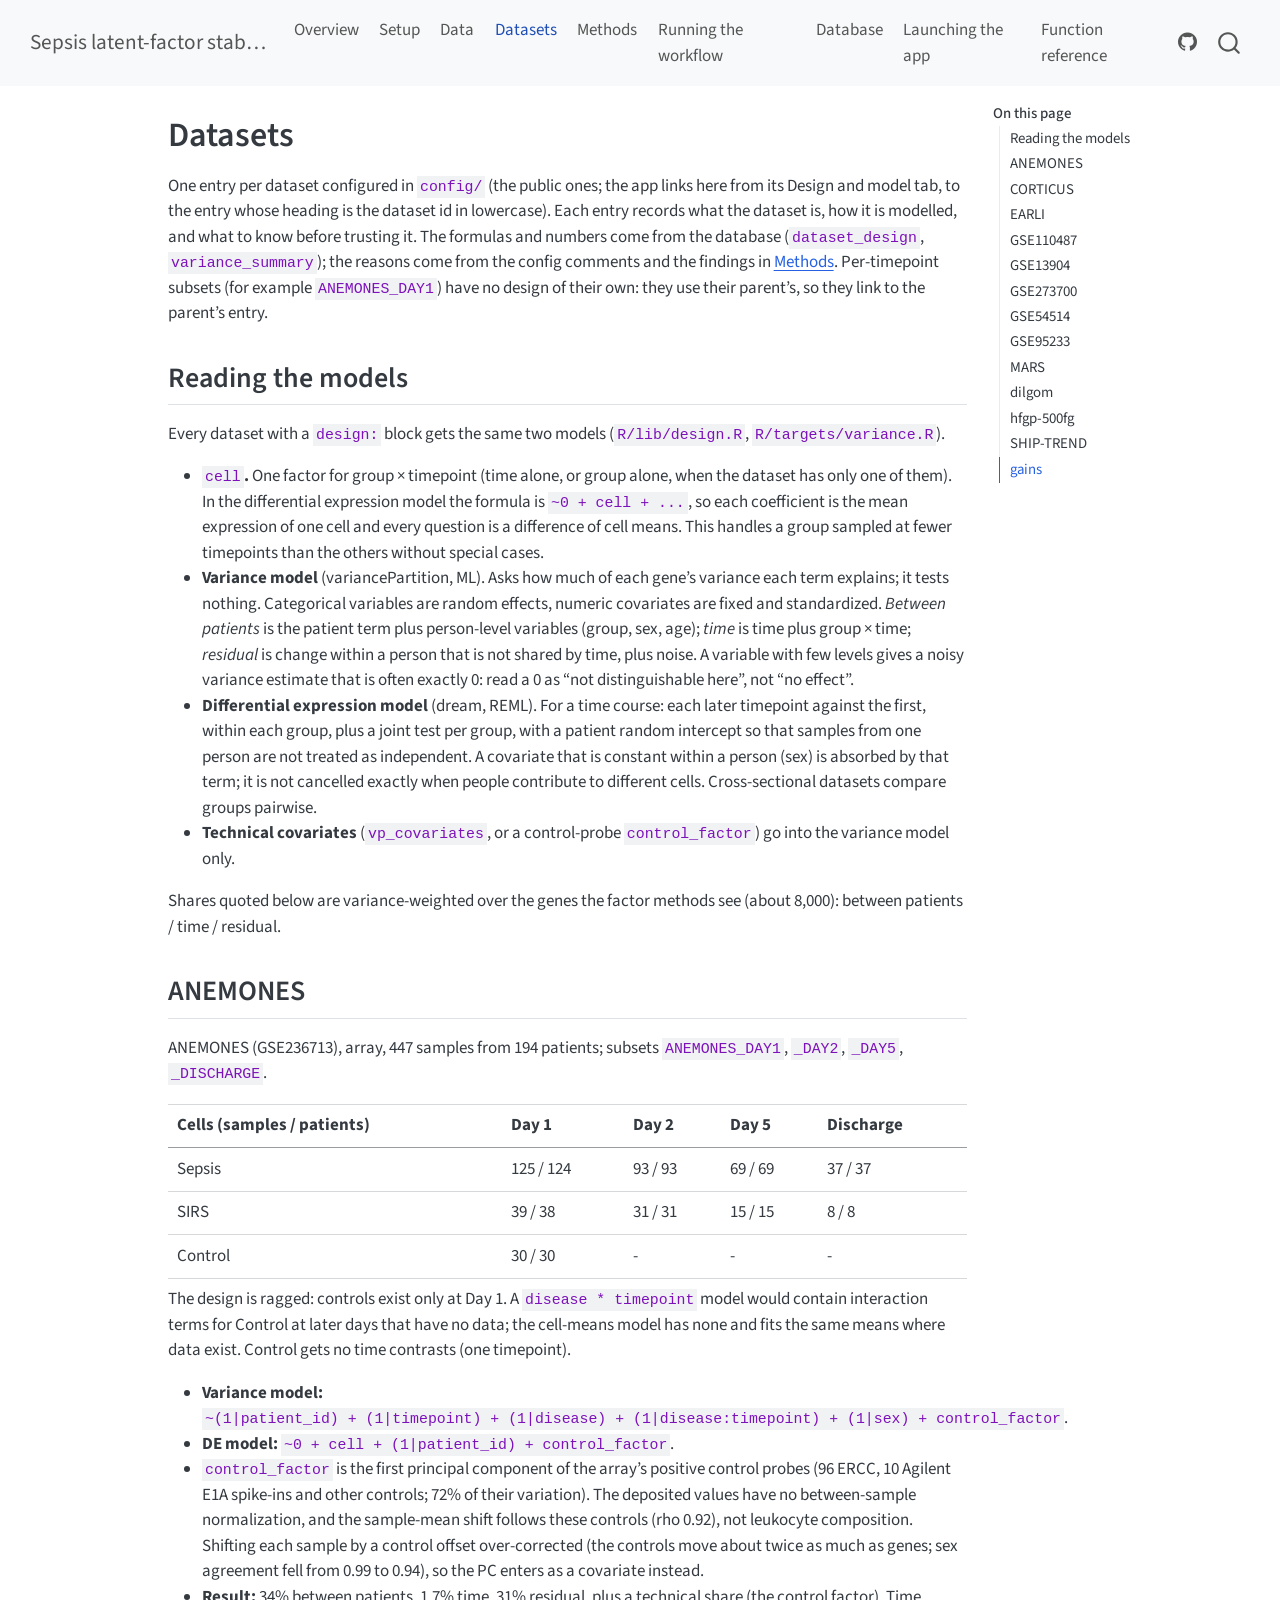
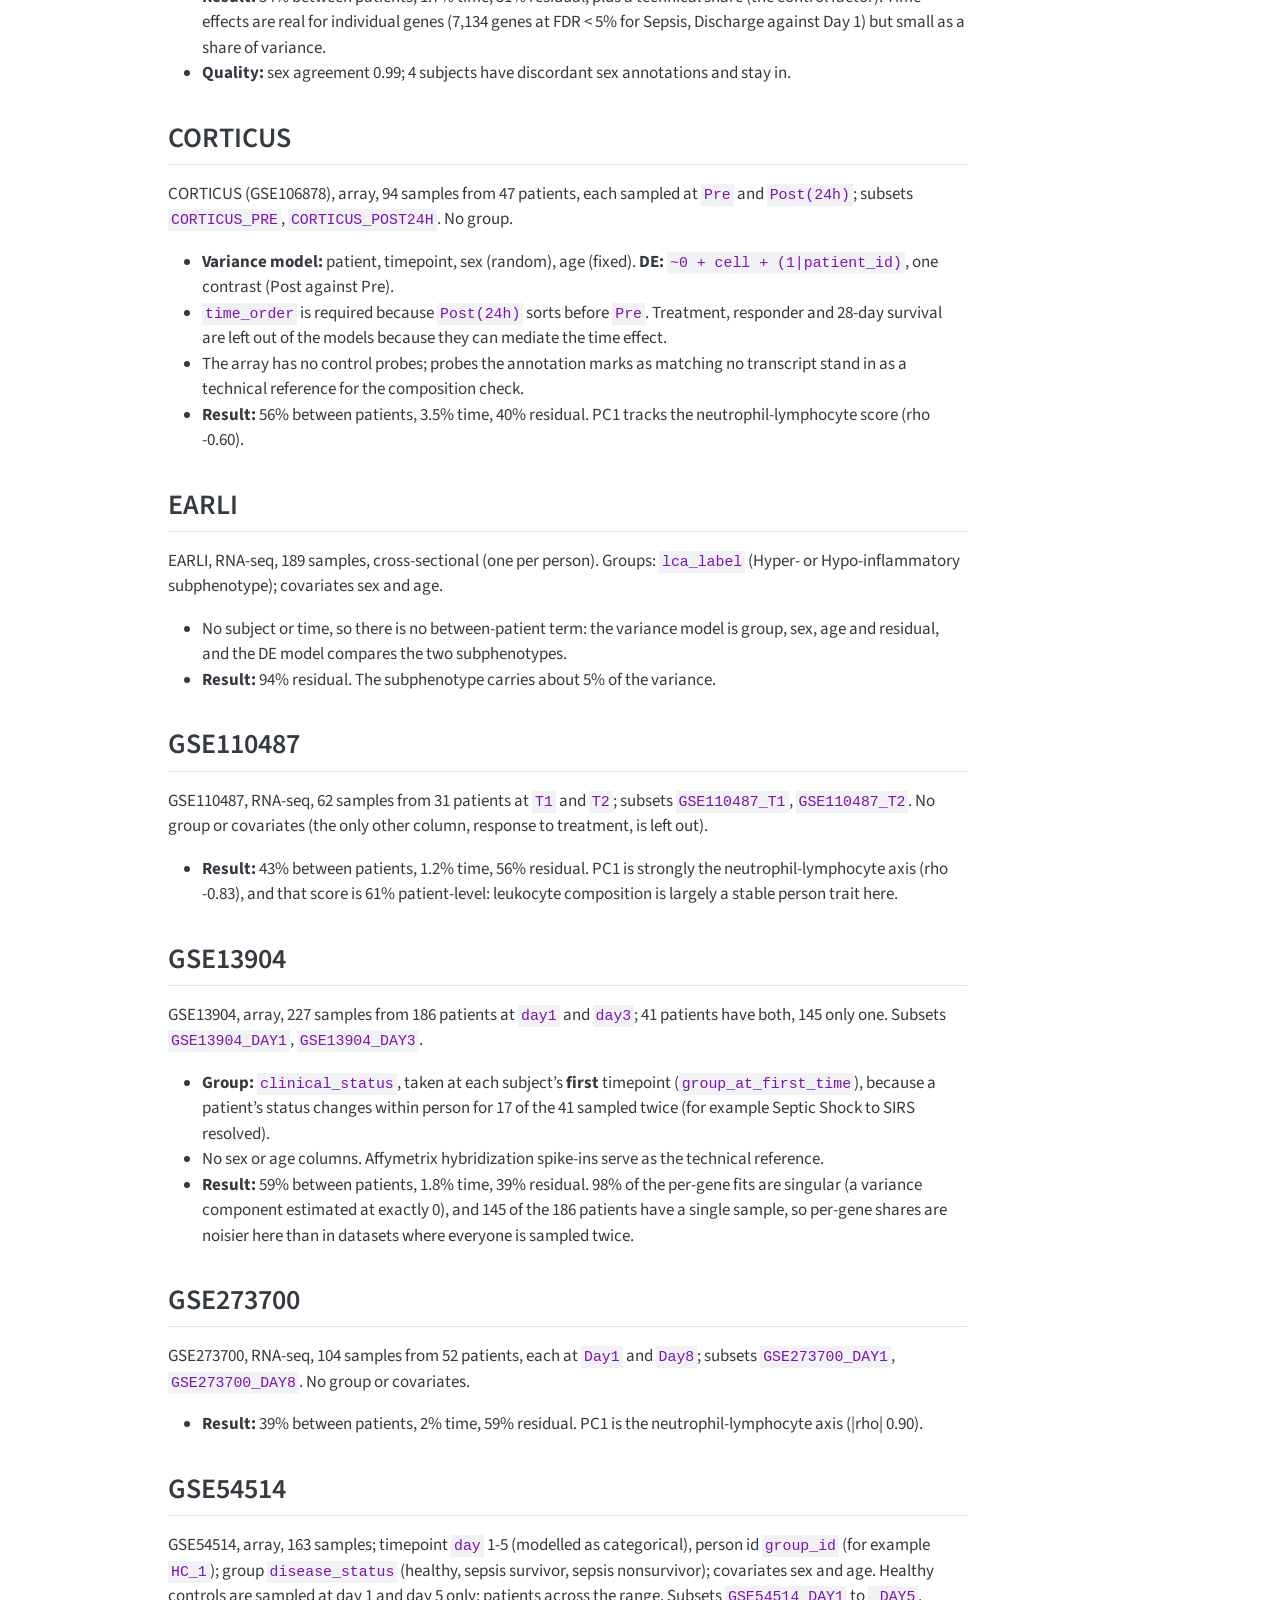
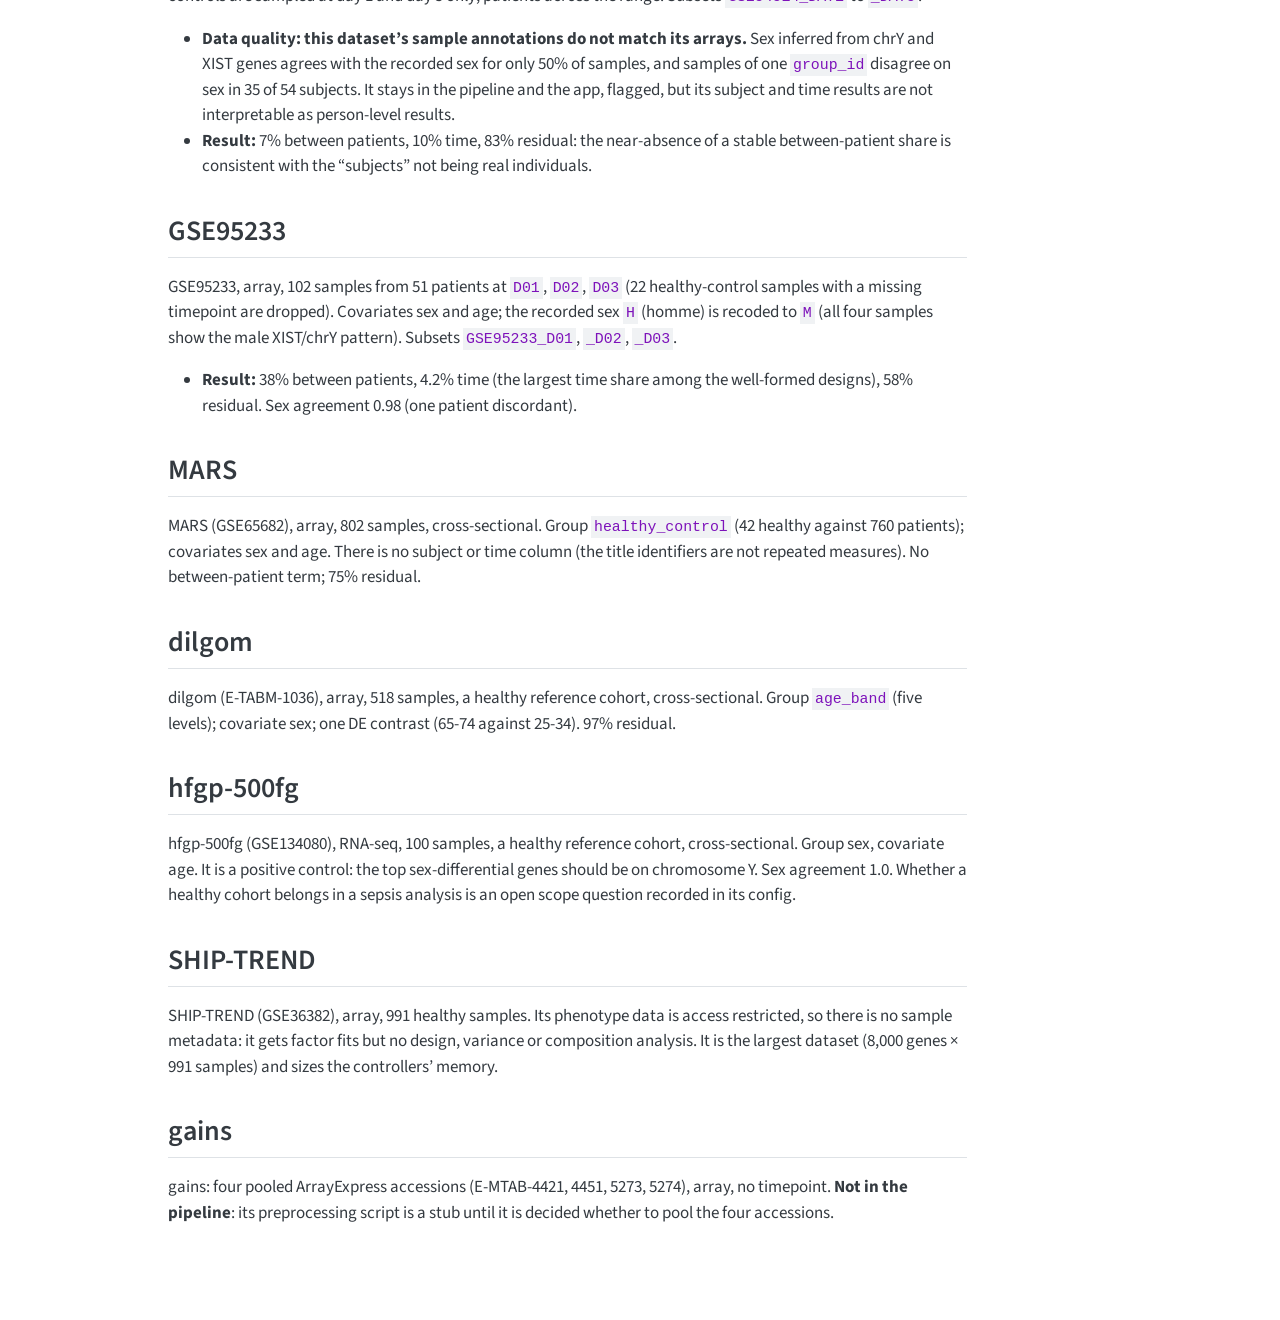
<file: datasets.html>
<!DOCTYPE html>
<html xmlns="http://www.w3.org/1999/xhtml" lang="en" xml:lang="en"><head>

<meta charset="utf-8">
<meta name="generator" content="quarto-1.10.19">

<meta name="viewport" content="width=device-width, initial-scale=1.0, user-scalable=yes">


<title>Datasets – Sepsis latent-factor stability</title>
<style>
/* Default styles provided by pandoc.
** See https://pandoc.org/MANUAL.html#variables-for-html for config info.
*/
span.smallcaps{font-variant: small-caps;}
div.columns{display: flex; gap: 1.5em;}
div.column{flex: auto;}
@media screen {
div.columns{gap: min(4vw, 1.5em);}
div.column{overflow-x: auto;}
}
div.hanging-indent{margin-left: 1.5em; text-indent: -1.5em;}
ul.task-list{list-style: none;}
ul.task-list li input[type="checkbox"] {
  width: 0.8em;
  margin: 0 0.8em 0.2em -1em; /* quarto-specific, see https://github.com/quarto-dev/quarto-cli/issues/4556 */ 
  vertical-align: middle;
}
</style>


<script src="site_libs/quarto-nav/quarto-nav.js"></script>
<script src="site_libs/quarto-nav/headroom.min.js"></script>
<script src="site_libs/clipboard/clipboard.min.js"></script>
<script src="site_libs/quarto-search/autocomplete.umd.js"></script>
<script src="site_libs/quarto-search/fuse.min.js"></script>
<script src="site_libs/quarto-search/quarto-search.js"></script>
<meta name="quarto:offset" content="./">
<script src="site_libs/quarto-html/quarto.js" type="module"></script>
<script src="site_libs/quarto-html/tabsets/tabsets.js" type="module"></script>
<script src="site_libs/quarto-html/popper.min.js"></script>
<script src="site_libs/quarto-html/tippy.umd.min.js"></script>
<script src="site_libs/quarto-html/anchor.min.js"></script>
<link href="site_libs/quarto-html/tippy.css" rel="stylesheet">
<link href="site_libs/quarto-html/quarto-syntax-highlighting-bf27225e3a48a9273f3daa8f8e829971.css" rel="stylesheet" id="quarto-text-highlighting-styles">
<script src="site_libs/bootstrap/bootstrap.min.js"></script>
<link href="site_libs/bootstrap/bootstrap-icons.css" rel="stylesheet">
<link href="site_libs/bootstrap/bootstrap-55617497126496852ff9f5a59253c640.min.css" rel="stylesheet" append-hash="true" id="quarto-bootstrap" data-mode="light">
<script id="quarto-search-options" type="application/json">{
  "location": "navbar",
  "copy-button": false,
  "collapse-after": 3,
  "panel-placement": "end",
  "type": "overlay",
  "limit": 50,
  "keyboard-shortcut": [
    "f",
    "/",
    "s"
  ],
  "show-item-context": false,
  "language": {
    "search-no-results-text": "No results",
    "search-matching-documents-text": "matching documents",
    "search-copy-link-title": "Copy link to search",
    "search-hide-matches-text": "Hide additional matches",
    "search-more-match-text": "more match in this document",
    "search-more-matches-text": "more matches in this document",
    "search-clear-button-title": "Clear",
    "search-text-placeholder": "",
    "search-detached-cancel-button-title": "Cancel",
    "search-submit-button-title": "Submit",
    "search-label": "Search"
  }
}</script>


</head>

<body class="nav-fixed quarto-light">

<div id="quarto-search-results"></div>
  <header id="quarto-header" class="headroom fixed-top">
    <nav class="navbar navbar-expand-lg " data-bs-theme="dark">
      <div class="navbar-container container-fluid">
      <div class="navbar-brand-container mx-auto">
    <a class="navbar-brand" href="./index.html">
    <span class="navbar-title">Sepsis latent-factor stability</span>
    </a>
  </div>
            <div id="quarto-search" class="" title="Search"></div>
          <button class="navbar-toggler" type="button" data-bs-toggle="collapse" data-bs-target="#navbarCollapse" aria-controls="navbarCollapse" role="menu" aria-expanded="false" aria-label="Toggle navigation" onclick="if (window.quartoToggleHeadroom) { window.quartoToggleHeadroom(); }">
  <span class="navbar-toggler-icon"></span>
</button>
          <div class="collapse navbar-collapse" id="navbarCollapse">
            <ul class="navbar-nav navbar-nav-scroll me-auto">
  <li class="nav-item">
    <a class="nav-link" href="./index.html"> 
<span class="menu-text">Overview</span></a>
  </li>  
  <li class="nav-item">
    <a class="nav-link" href="./setup.html"> 
<span class="menu-text">Setup</span></a>
  </li>  
  <li class="nav-item">
    <a class="nav-link" href="./data.html"> 
<span class="menu-text">Data</span></a>
  </li>  
  <li class="nav-item">
    <a class="nav-link active" href="./datasets.html" aria-current="page"> 
<span class="menu-text">Datasets</span></a>
  </li>  
  <li class="nav-item">
    <a class="nav-link" href="./methods.html"> 
<span class="menu-text">Methods</span></a>
  </li>  
  <li class="nav-item">
    <a class="nav-link" href="./workflow.html"> 
<span class="menu-text">Running the workflow</span></a>
  </li>  
  <li class="nav-item">
    <a class="nav-link" href="./database.html"> 
<span class="menu-text">Database</span></a>
  </li>  
  <li class="nav-item">
    <a class="nav-link" href="./app.html"> 
<span class="menu-text">Launching the app</span></a>
  </li>  
  <li class="nav-item">
    <a class="nav-link" href="./reference.html"> 
<span class="menu-text">Function reference</span></a>
  </li>  
</ul>
            <ul class="navbar-nav navbar-nav-scroll ms-auto">
  <li class="nav-item compact">
    <a class="nav-link" href="https://github.com/cmatKhan/sepsis_latent_factor_eda"> <i class="bi bi-github" role="img" aria-label="GitHub">
</i> 
<span class="menu-text"></span></a>
  </li>  
</ul>
          </div> <!-- /navcollapse -->
            <div class="quarto-navbar-tools">
</div>
      </div> <!-- /container-fluid -->
    </nav>
</header>
<!-- content -->
<div id="quarto-content" class="quarto-container page-columns page-rows-contents page-layout-article page-navbar">
<!-- sidebar -->
<!-- margin-sidebar -->
    <div id="quarto-margin-sidebar" class="sidebar margin-sidebar">
        <nav id="TOC" role="doc-toc" class="toc-active">
    <h2 id="toc-title">On this page</h2>
   
  <ul>
  <li><a href="#reading-the-models" id="toc-reading-the-models" class="nav-link active" data-scroll-target="#reading-the-models">Reading the models</a></li>
  <li><a href="#anemones" id="toc-anemones" class="nav-link" data-scroll-target="#anemones">ANEMONES</a></li>
  <li><a href="#corticus" id="toc-corticus" class="nav-link" data-scroll-target="#corticus">CORTICUS</a></li>
  <li><a href="#earli" id="toc-earli" class="nav-link" data-scroll-target="#earli">EARLI</a></li>
  <li><a href="#gse110487" id="toc-gse110487" class="nav-link" data-scroll-target="#gse110487">GSE110487</a></li>
  <li><a href="#gse13904" id="toc-gse13904" class="nav-link" data-scroll-target="#gse13904">GSE13904</a></li>
  <li><a href="#gse273700" id="toc-gse273700" class="nav-link" data-scroll-target="#gse273700">GSE273700</a></li>
  <li><a href="#gse54514" id="toc-gse54514" class="nav-link" data-scroll-target="#gse54514">GSE54514</a></li>
  <li><a href="#gse95233" id="toc-gse95233" class="nav-link" data-scroll-target="#gse95233">GSE95233</a></li>
  <li><a href="#mars" id="toc-mars" class="nav-link" data-scroll-target="#mars">MARS</a></li>
  <li><a href="#dilgom" id="toc-dilgom" class="nav-link" data-scroll-target="#dilgom">dilgom</a></li>
  <li><a href="#hfgp-500fg" id="toc-hfgp-500fg" class="nav-link" data-scroll-target="#hfgp-500fg">hfgp-500fg</a></li>
  <li><a href="#ship-trend" id="toc-ship-trend" class="nav-link" data-scroll-target="#ship-trend">SHIP-TREND</a></li>
  <li><a href="#gains" id="toc-gains" class="nav-link" data-scroll-target="#gains">gains</a></li>
  </ul>
</nav>
    </div>
<!-- main -->
<main class="content" id="quarto-document-content">

<header id="title-block-header" class="quarto-title-block default">
<div class="quarto-title">
<h1 class="title">Datasets</h1>
</div>



<div class="quarto-title-meta">

    
  
    
  </div>
  


</header>


<p>One entry per dataset configured in <code>config/</code> (the public ones; the app links here from its Design and model tab, to the entry whose heading is the dataset id in lowercase). Each entry records what the dataset is, how it is modelled, and what to know before trusting it. The formulas and numbers come from the database (<code>dataset_design</code>, <code>variance_summary</code>); the reasons come from the config comments and the findings in <a href="./methods.html">Methods</a>. Per-timepoint subsets (for example <code>ANEMONES_DAY1</code>) have no design of their own: they use their parent’s, so they link to the parent’s entry.</p>
<section id="reading-the-models" class="level2">
<h2 class="anchored" data-anchor-id="reading-the-models">Reading the models</h2>
<p>Every dataset with a <code>design:</code> block gets the same two models (<code>R/lib/design.R</code>, <code>R/targets/variance.R</code>).</p>
<ul>
<li><strong><code>cell</code>.</strong> One factor for group × timepoint (time alone, or group alone, when the dataset has only one of them). In the differential expression model the formula is <code>~0 + cell + ...</code>, so each coefficient is the mean expression of one cell and every question is a difference of cell means. This handles a group sampled at fewer timepoints than the others without special cases.</li>
<li><strong>Variance model</strong> (variancePartition, ML). Asks how much of each gene’s variance each term explains; it tests nothing. Categorical variables are random effects, numeric covariates are fixed and standardized. <em>Between patients</em> is the patient term plus person-level variables (group, sex, age); <em>time</em> is time plus group × time; <em>residual</em> is change within a person that is not shared by time, plus noise. A variable with few levels gives a noisy variance estimate that is often exactly 0: read a 0 as “not distinguishable here”, not “no effect”.</li>
<li><strong>Differential expression model</strong> (dream, REML). For a time course: each later timepoint against the first, within each group, plus a joint test per group, with a patient random intercept so that samples from one person are not treated as independent. A covariate that is constant within a person (sex) is absorbed by that term; it is not cancelled exactly when people contribute to different cells. Cross-sectional datasets compare groups pairwise.</li>
<li><strong>Technical covariates</strong> (<code>vp_covariates</code>, or a control-probe <code>control_factor</code>) go into the variance model only.</li>
</ul>
<p>Shares quoted below are variance-weighted over the genes the factor methods see (about 8,000): between patients / time / residual.</p>
</section>
<section id="anemones" class="level2">
<h2 class="anchored" data-anchor-id="anemones">ANEMONES</h2>
<p>ANEMONES (GSE236713), array, 447 samples from 194 patients; subsets <code>ANEMONES_DAY1</code>, <code>_DAY2</code>, <code>_DAY5</code>, <code>_DISCHARGE</code>.</p>
<table class="caption-top table">
<thead>
<tr class="header">
<th>Cells (samples / patients)</th>
<th>Day 1</th>
<th>Day 2</th>
<th>Day 5</th>
<th>Discharge</th>
</tr>
</thead>
<tbody>
<tr class="odd">
<td>Sepsis</td>
<td>125 / 124</td>
<td>93 / 93</td>
<td>69 / 69</td>
<td>37 / 37</td>
</tr>
<tr class="even">
<td>SIRS</td>
<td>39 / 38</td>
<td>31 / 31</td>
<td>15 / 15</td>
<td>8 / 8</td>
</tr>
<tr class="odd">
<td>Control</td>
<td>30 / 30</td>
<td>-</td>
<td>-</td>
<td>-</td>
</tr>
</tbody>
</table>
<p>The design is ragged: controls exist only at Day 1. A <code>disease * timepoint</code> model would contain interaction terms for Control at later days that have no data; the cell-means model has none and fits the same means where data exist. Control gets no time contrasts (one timepoint).</p>
<ul>
<li><strong>Variance model:</strong> <code>~(1|patient_id) + (1|timepoint) + (1|disease) + (1|disease:timepoint) + (1|sex) + control_factor</code>.</li>
<li><strong>DE model:</strong> <code>~0 + cell + (1|patient_id) + control_factor</code>.</li>
<li><strong><code>control_factor</code></strong> is the first principal component of the array’s positive control probes (96 ERCC, 10 Agilent E1A spike-ins and other controls; 72% of their variation). The deposited values have no between-sample normalization, and the sample-mean shift follows these controls (rho 0.92), not leukocyte composition. Shifting each sample by a control offset over-corrected (the controls move about twice as much as genes; sex agreement fell from 0.99 to 0.94), so the PC enters as a covariate instead.</li>
<li><strong>Result:</strong> 34% between patients, 1.7% time, 31% residual, plus a technical share (the control factor). Time effects are real for individual genes (7,134 genes at FDR &lt; 5% for Sepsis, Discharge against Day 1) but small as a share of variance.</li>
<li><strong>Quality:</strong> sex agreement 0.99; 4 subjects have discordant sex annotations and stay in.</li>
</ul>
</section>
<section id="corticus" class="level2">
<h2 class="anchored" data-anchor-id="corticus">CORTICUS</h2>
<p>CORTICUS (GSE106878), array, 94 samples from 47 patients, each sampled at <code>Pre</code> and <code>Post(24h)</code>; subsets <code>CORTICUS_PRE</code>, <code>CORTICUS_POST24H</code>. No group.</p>
<ul>
<li><strong>Variance model:</strong> patient, timepoint, sex (random), age (fixed). <strong>DE:</strong> <code>~0 + cell + (1|patient_id)</code>, one contrast (Post against Pre).</li>
<li><code>time_order</code> is required because <code>Post(24h)</code> sorts before <code>Pre</code>. Treatment, responder and 28-day survival are left out of the models because they can mediate the time effect.</li>
<li>The array has no control probes; probes the annotation marks as matching no transcript stand in as a technical reference for the composition check.</li>
<li><strong>Result:</strong> 56% between patients, 3.5% time, 40% residual. PC1 tracks the neutrophil-lymphocyte score (rho -0.60).</li>
</ul>
</section>
<section id="earli" class="level2">
<h2 class="anchored" data-anchor-id="earli">EARLI</h2>
<p>EARLI, RNA-seq, 189 samples, cross-sectional (one per person). Groups: <code>lca_label</code> (Hyper- or Hypo-inflammatory subphenotype); covariates sex and age.</p>
<ul>
<li>No subject or time, so there is no between-patient term: the variance model is group, sex, age and residual, and the DE model compares the two subphenotypes.</li>
<li><strong>Result:</strong> 94% residual. The subphenotype carries about 5% of the variance.</li>
</ul>
</section>
<section id="gse110487" class="level2">
<h2 class="anchored" data-anchor-id="gse110487">GSE110487</h2>
<p>GSE110487, RNA-seq, 62 samples from 31 patients at <code>T1</code> and <code>T2</code>; subsets <code>GSE110487_T1</code>, <code>GSE110487_T2</code>. No group or covariates (the only other column, response to treatment, is left out).</p>
<ul>
<li><strong>Result:</strong> 43% between patients, 1.2% time, 56% residual. PC1 is strongly the neutrophil-lymphocyte axis (rho -0.83), and that score is 61% patient-level: leukocyte composition is largely a stable person trait here.</li>
</ul>
</section>
<section id="gse13904" class="level2">
<h2 class="anchored" data-anchor-id="gse13904">GSE13904</h2>
<p>GSE13904, array, 227 samples from 186 patients at <code>day1</code> and <code>day3</code>; 41 patients have both, 145 only one. Subsets <code>GSE13904_DAY1</code>, <code>GSE13904_DAY3</code>.</p>
<ul>
<li><strong>Group:</strong> <code>clinical_status</code>, taken at each subject’s <strong>first</strong> timepoint (<code>group_at_first_time</code>), because a patient’s status changes within person for 17 of the 41 sampled twice (for example Septic Shock to SIRS resolved).</li>
<li>No sex or age columns. Affymetrix hybridization spike-ins serve as the technical reference.</li>
<li><strong>Result:</strong> 59% between patients, 1.8% time, 39% residual. 98% of the per-gene fits are singular (a variance component estimated at exactly 0), and 145 of the 186 patients have a single sample, so per-gene shares are noisier here than in datasets where everyone is sampled twice.</li>
</ul>
</section>
<section id="gse273700" class="level2">
<h2 class="anchored" data-anchor-id="gse273700">GSE273700</h2>
<p>GSE273700, RNA-seq, 104 samples from 52 patients, each at <code>Day1</code> and <code>Day8</code>; subsets <code>GSE273700_DAY1</code>, <code>GSE273700_DAY8</code>. No group or covariates.</p>
<ul>
<li><strong>Result:</strong> 39% between patients, 2% time, 59% residual. PC1 is the neutrophil-lymphocyte axis (|rho| 0.90).</li>
</ul>
</section>
<section id="gse54514" class="level2">
<h2 class="anchored" data-anchor-id="gse54514">GSE54514</h2>
<p>GSE54514, array, 163 samples; timepoint <code>day</code> 1-5 (modelled as categorical), person id <code>group_id</code> (for example <code>HC_1</code>); group <code>disease_status</code> (healthy, sepsis survivor, sepsis nonsurvivor); covariates sex and age. Healthy controls are sampled at day 1 and day 5 only; patients across the range. Subsets <code>GSE54514_DAY1</code> to <code>_DAY5</code>.</p>
<ul>
<li><strong>Data quality: this dataset’s sample annotations do not match its arrays.</strong> Sex inferred from chrY and XIST genes agrees with the recorded sex for only 50% of samples, and samples of one <code>group_id</code> disagree on sex in 35 of 54 subjects. It stays in the pipeline and the app, flagged, but its subject and time results are not interpretable as person-level results.</li>
<li><strong>Result:</strong> 7% between patients, 10% time, 83% residual: the near-absence of a stable between-patient share is consistent with the “subjects” not being real individuals.</li>
</ul>
</section>
<section id="gse95233" class="level2">
<h2 class="anchored" data-anchor-id="gse95233">GSE95233</h2>
<p>GSE95233, array, 102 samples from 51 patients at <code>D01</code>, <code>D02</code>, <code>D03</code> (22 healthy-control samples with a missing timepoint are dropped). Covariates sex and age; the recorded sex <code>H</code> (homme) is recoded to <code>M</code> (all four samples show the male XIST/chrY pattern). Subsets <code>GSE95233_D01</code>, <code>_D02</code>, <code>_D03</code>.</p>
<ul>
<li><strong>Result:</strong> 38% between patients, 4.2% time (the largest time share among the well-formed designs), 58% residual. Sex agreement 0.98 (one patient discordant).</li>
</ul>
</section>
<section id="mars" class="level2">
<h2 class="anchored" data-anchor-id="mars">MARS</h2>
<p>MARS (GSE65682), array, 802 samples, cross-sectional. Group <code>healthy_control</code> (42 healthy against 760 patients); covariates sex and age. There is no subject or time column (the title identifiers are not repeated measures). No between-patient term; 75% residual.</p>
</section>
<section id="dilgom" class="level2">
<h2 class="anchored" data-anchor-id="dilgom">dilgom</h2>
<p>dilgom (E-TABM-1036), array, 518 samples, a healthy reference cohort, cross-sectional. Group <code>age_band</code> (five levels); covariate sex; one DE contrast (65-74 against 25-34). 97% residual.</p>
</section>
<section id="hfgp-500fg" class="level2">
<h2 class="anchored" data-anchor-id="hfgp-500fg">hfgp-500fg</h2>
<p>hfgp-500fg (GSE134080), RNA-seq, 100 samples, a healthy reference cohort, cross-sectional. Group sex, covariate age. It is a positive control: the top sex-differential genes should be on chromosome Y. Sex agreement 1.0. Whether a healthy cohort belongs in a sepsis analysis is an open scope question recorded in its config.</p>
</section>
<section id="ship-trend" class="level2">
<h2 class="anchored" data-anchor-id="ship-trend">SHIP-TREND</h2>
<p>SHIP-TREND (GSE36382), array, 991 healthy samples. Its phenotype data is access restricted, so there is no sample metadata: it gets factor fits but no design, variance or composition analysis. It is the largest dataset (8,000 genes × 991 samples) and sizes the controllers’ memory.</p>
</section>
<section id="gains" class="level2">
<h2 class="anchored" data-anchor-id="gains">gains</h2>
<p>gains: four pooled ArrayExpress accessions (E-MTAB-4421, 4451, 5273, 5274), array, no timepoint. <strong>Not in the pipeline</strong>: its preprocessing script is a stub until it is decided whether to pool the four accessions.</p>


</section>

</main> <!-- /main -->
<script id="quarto-html-after-body" type="application/javascript">
  window.document.addEventListener("DOMContentLoaded", function (event) {
    const icon = "";
    const anchorJS = new window.AnchorJS();
    anchorJS.options = {
      placement: 'right',
      icon: icon
    };
    anchorJS.add('.anchored');
    const isCodeAnnotation = (el) => {
      for (const clz of el.classList) {
        if (clz.startsWith('code-annotation-')) {                     
          return true;
        }
      }
      return false;
    }
    const onCopySuccess = function(e) {
      // button target
      const button = e.trigger;
      // don't keep focus
      button.blur();
      // flash "checked"
      button.classList.add('code-copy-button-checked');
      var currentTitle = button.getAttribute("title");
      button.setAttribute("title", "Copied!");
      let tooltip;
      if (window.bootstrap) {
        button.setAttribute("data-bs-toggle", "tooltip");
        button.setAttribute("data-bs-placement", "left");
        button.setAttribute("data-bs-title", "Copied!");
        tooltip = new bootstrap.Tooltip(button, 
          { trigger: "manual", 
            customClass: "code-copy-button-tooltip",
            offset: [0, -8]});
        tooltip.show();    
      }
      setTimeout(function() {
        if (tooltip) {
          tooltip.hide();
          button.removeAttribute("data-bs-title");
          button.removeAttribute("data-bs-toggle");
          button.removeAttribute("data-bs-placement");
        }
        button.setAttribute("title", currentTitle);
        button.classList.remove('code-copy-button-checked');
      }, 1000);
      // clear code selection
      e.clearSelection();
    }
    const getTextToCopy = function(trigger) {
      const outerScaffold = trigger.parentElement.cloneNode(true);
      const codeEl = outerScaffold.querySelector('code');
      for (const childEl of codeEl.children) {
        if (isCodeAnnotation(childEl)) {
          childEl.remove();
        }
      }
      return codeEl.innerText;
    }
    const clipboard = new window.ClipboardJS('.code-copy-button:not([data-in-quarto-modal])', {
      text: getTextToCopy
    });
    clipboard.on('success', onCopySuccess);
    if (window.document.getElementById('quarto-embedded-source-code-modal')) {
      const clipboardModal = new window.ClipboardJS('.code-copy-button[data-in-quarto-modal]', {
        text: getTextToCopy,
        container: window.document.getElementById('quarto-embedded-source-code-modal')
      });
      clipboardModal.on('success', onCopySuccess);
    }
      var localhostRegex = new RegExp(/^(?:http|https):\/\/localhost\:?[0-9]*\//);
      var mailtoRegex = new RegExp(/^mailto:/);
        var filterRegex = new RegExp("https:\/\/cmatkhan\.github\.io\/sepsis_latent_factor_eda\/");
      var isInternal = (href) => {
          return filterRegex.test(href) || localhostRegex.test(href) || mailtoRegex.test(href);
      }
      // Inspect non-navigation links and adorn them if external
     var links = window.document.querySelectorAll('a[href]:not(.nav-link):not(.navbar-brand):not(.toc-action):not(.sidebar-link):not(.sidebar-item-toggle):not(.pagination-link):not(.no-external):not([aria-hidden]):not(.dropdown-item):not(.quarto-navigation-tool):not(.about-link)');
      for (var i=0; i<links.length; i++) {
        const link = links[i];
        if (!isInternal(link.href)) {
          // undo the damage that might have been done by quarto-nav.js in the case of
          // links that we want to consider external
          if (link.dataset.originalHref !== undefined) {
            link.href = link.dataset.originalHref;
          }
        }
      }
    function tippyHover(el, contentFn, onTriggerFn, onUntriggerFn) {
      const config = {
        allowHTML: true,
        maxWidth: 500,
        delay: 100,
        arrow: false,
        appendTo: function(el) {
            return el.parentElement;
        },
        interactive: true,
        interactiveBorder: 10,
        theme: 'quarto',
        placement: 'bottom-start',
      };
      if (contentFn) {
        config.content = contentFn;
      }
      if (onTriggerFn) {
        config.onTrigger = onTriggerFn;
      }
      if (onUntriggerFn) {
        config.onUntrigger = onUntriggerFn;
      }
      window.tippy(el, config); 
    }
    const noterefs = window.document.querySelectorAll('a[role="doc-noteref"]');
    for (var i=0; i<noterefs.length; i++) {
      const ref = noterefs[i];
      tippyHover(ref, function() {
        // use id or data attribute instead here
        let href = ref.getAttribute('data-footnote-href') || ref.getAttribute('href');
        try { href = new URL(href).hash; } catch {}
        const id = href.replace(/^#\/?/, "");
        const note = window.document.getElementById(id);
        if (note) {
          return note.innerHTML;
        } else {
          return "";
        }
      });
    }
    const xrefs = window.document.querySelectorAll('a.quarto-xref');
    const processXRef = (id, note) => {
      // Strip column container classes
      const stripColumnClz = (el) => {
        el.classList.remove("page-full", "page-columns");
        if (el.children) {
          for (const child of el.children) {
            stripColumnClz(child);
          }
        }
      }
      stripColumnClz(note)
      if (id === null || id.startsWith('sec-')) {
        // Special case sections, only their first couple elements
        const container = document.createElement("div");
        if (note.children && note.children.length > 2) {
          container.appendChild(note.children[0].cloneNode(true));
          for (let i = 1; i < note.children.length; i++) {
            const child = note.children[i];
            if (child.tagName === "P" && child.innerText === "") {
              continue;
            } else {
              container.appendChild(child.cloneNode(true));
              break;
            }
          }
          if (window.Quarto?.typesetMath) {
            window.Quarto.typesetMath(container);
          }
          return container.innerHTML
        } else {
          if (window.Quarto?.typesetMath) {
            window.Quarto.typesetMath(note);
          }
          return note.innerHTML;
        }
      } else {
        // Remove any anchor links if they are present
        const anchorLink = note.querySelector('a.anchorjs-link');
        if (anchorLink) {
          anchorLink.remove();
        }
        if (window.Quarto?.typesetMath) {
          window.Quarto.typesetMath(note);
        }
        if (note.classList.contains("callout")) {
          return note.outerHTML;
        } else {
          return note.innerHTML;
        }
      }
    }
    for (var i=0; i<xrefs.length; i++) {
      const xref = xrefs[i];
      tippyHover(xref, undefined, function(instance) {
        instance.disable();
        let url = xref.getAttribute('href');
        let hash = undefined; 
        if (url.startsWith('#')) {
          hash = url;
        } else {
          try { hash = new URL(url).hash; } catch {}
        }
        if (hash) {
          const id = hash.replace(/^#\/?/, "");
          const note = window.document.getElementById(id);
          if (note !== null) {
            try {
              const html = processXRef(id, note.cloneNode(true));
              instance.setContent(html);
            } finally {
              instance.enable();
              instance.show();
            }
          } else {
            // See if we can fetch this
            fetch(url.split('#')[0])
            .then(res => res.text())
            .then(html => {
              const parser = new DOMParser();
              const htmlDoc = parser.parseFromString(html, "text/html");
              const note = htmlDoc.getElementById(id);
              if (note !== null) {
                const html = processXRef(id, note);
                instance.setContent(html);
              } 
            }).finally(() => {
              instance.enable();
              instance.show();
            });
          }
        } else {
          // See if we can fetch a full url (with no hash to target)
          // This is a special case and we should probably do some content thinning / targeting
          fetch(url)
          .then(res => res.text())
          .then(html => {
            const parser = new DOMParser();
            const htmlDoc = parser.parseFromString(html, "text/html");
            const note = htmlDoc.querySelector('main.content');
            if (note !== null) {
              // This should only happen for chapter cross references
              // (since there is no id in the URL)
              // remove the first header
              if (note.children.length > 0 && note.children[0].tagName === "HEADER") {
                note.children[0].remove();
              }
              const html = processXRef(null, note);
              instance.setContent(html);
            } 
          }).finally(() => {
            instance.enable();
            instance.show();
          });
        }
      }, function(instance) {
      });
    }
        let selectedAnnoteEl;
        const selectorForAnnotation = ( cell, annotation) => {
          let cellAttr = 'data-code-cell="' + cell + '"';
          let lineAttr = 'data-code-annotation="' +  annotation + '"';
          const selector = 'span[' + cellAttr + '][' + lineAttr + ']';
          return selector;
        }
        const selectCodeLines = (annoteEl) => {
          const doc = window.document;
          const targetCell = annoteEl.getAttribute("data-target-cell");
          const targetAnnotation = annoteEl.getAttribute("data-target-annotation");
          const annoteSpan = window.document.querySelector(selectorForAnnotation(targetCell, targetAnnotation));
          const lines = annoteSpan.getAttribute("data-code-lines").split(",");
          const lineIds = lines.map((line) => {
            return targetCell + "-" + line;
          })
          let top = null;
          let height = null;
          let parent = null;
          if (lineIds.length > 0) {
              //compute the position of the single el (top and bottom and make a div)
              const el = window.document.getElementById(lineIds[0]);
              top = el.offsetTop;
              height = el.offsetHeight;
              parent = el.parentElement.parentElement;
            if (lineIds.length > 1) {
              const lastEl = window.document.getElementById(lineIds[lineIds.length - 1]);
              const bottom = lastEl.offsetTop + lastEl.offsetHeight;
              height = bottom - top;
            }
            if (top !== null && height !== null && parent !== null) {
              // cook up a div (if necessary) and position it 
              let div = window.document.getElementById("code-annotation-line-highlight");
              if (div === null) {
                div = window.document.createElement("div");
                div.setAttribute("id", "code-annotation-line-highlight");
                div.style.position = 'absolute';
                parent.appendChild(div);
              }
              div.style.top = top - 2 + "px";
              div.style.height = height + 4 + "px";
              div.style.left = 0;
              let gutterDiv = window.document.getElementById("code-annotation-line-highlight-gutter");
              if (gutterDiv === null) {
                gutterDiv = window.document.createElement("div");
                gutterDiv.setAttribute("id", "code-annotation-line-highlight-gutter");
                gutterDiv.style.position = 'absolute';
                const codeCell = window.document.getElementById(targetCell);
                const gutter = codeCell.querySelector('.code-annotation-gutter');
                gutter.appendChild(gutterDiv);
              }
              gutterDiv.style.top = top - 2 + "px";
              gutterDiv.style.height = height + 4 + "px";
            }
            selectedAnnoteEl = annoteEl;
          }
        };
        const unselectCodeLines = () => {
          const elementsIds = ["code-annotation-line-highlight", "code-annotation-line-highlight-gutter"];
          elementsIds.forEach((elId) => {
            const div = window.document.getElementById(elId);
            if (div) {
              div.remove();
            }
          });
          selectedAnnoteEl = undefined;
        };
          // Handle positioning of the toggle
      window.addEventListener(
        "resize",
        throttle(() => {
          elRect = undefined;
          if (selectedAnnoteEl) {
            selectCodeLines(selectedAnnoteEl);
          }
        }, 10)
      );
      function throttle(fn, ms) {
      let throttle = false;
      let timer;
        return (...args) => {
          if(!throttle) { // first call gets through
              fn.apply(this, args);
              throttle = true;
          } else { // all the others get throttled
              if(timer) clearTimeout(timer); // cancel #2
              timer = setTimeout(() => {
                fn.apply(this, args);
                timer = throttle = false;
              }, ms);
          }
        };
      }
        // Attach click handler to the DT
        const annoteDls = window.document.querySelectorAll('dt[data-target-cell]');
        for (const annoteDlNode of annoteDls) {
          annoteDlNode.addEventListener('click', (event) => {
            const clickedEl = event.target;
            if (clickedEl !== selectedAnnoteEl) {
              unselectCodeLines();
              const activeEl = window.document.querySelector('dt[data-target-cell].code-annotation-active');
              if (activeEl) {
                activeEl.classList.remove('code-annotation-active');
              }
              selectCodeLines(clickedEl);
              clickedEl.classList.add('code-annotation-active');
            } else {
              // Unselect the line
              unselectCodeLines();
              clickedEl.classList.remove('code-annotation-active');
            }
          });
        }
    const findCites = (el) => {
      const parentEl = el.parentElement;
      if (parentEl) {
        const cites = parentEl.dataset.cites;
        if (cites) {
          return {
            el,
            cites: cites.split(' ')
          };
        } else {
          return findCites(el.parentElement)
        }
      } else {
        return undefined;
      }
    };
    var bibliorefs = window.document.querySelectorAll('a[role="doc-biblioref"]');
    for (var i=0; i<bibliorefs.length; i++) {
      const ref = bibliorefs[i];
      const citeInfo = findCites(ref);
      if (citeInfo) {
        tippyHover(citeInfo.el, function() {
          var popup = window.document.createElement('div');
          citeInfo.cites.forEach(function(cite) {
            var citeDiv = window.document.createElement('div');
            citeDiv.classList.add('hanging-indent');
            citeDiv.classList.add('csl-entry');
            var biblioDiv = window.document.getElementById('ref-' + cite);
            if (biblioDiv) {
              citeDiv.innerHTML = biblioDiv.innerHTML;
            }
            popup.appendChild(citeDiv);
          });
          return popup.innerHTML;
        });
      }
    }
  });
  </script>
</div> <!-- /content -->




</body></html>
</file>
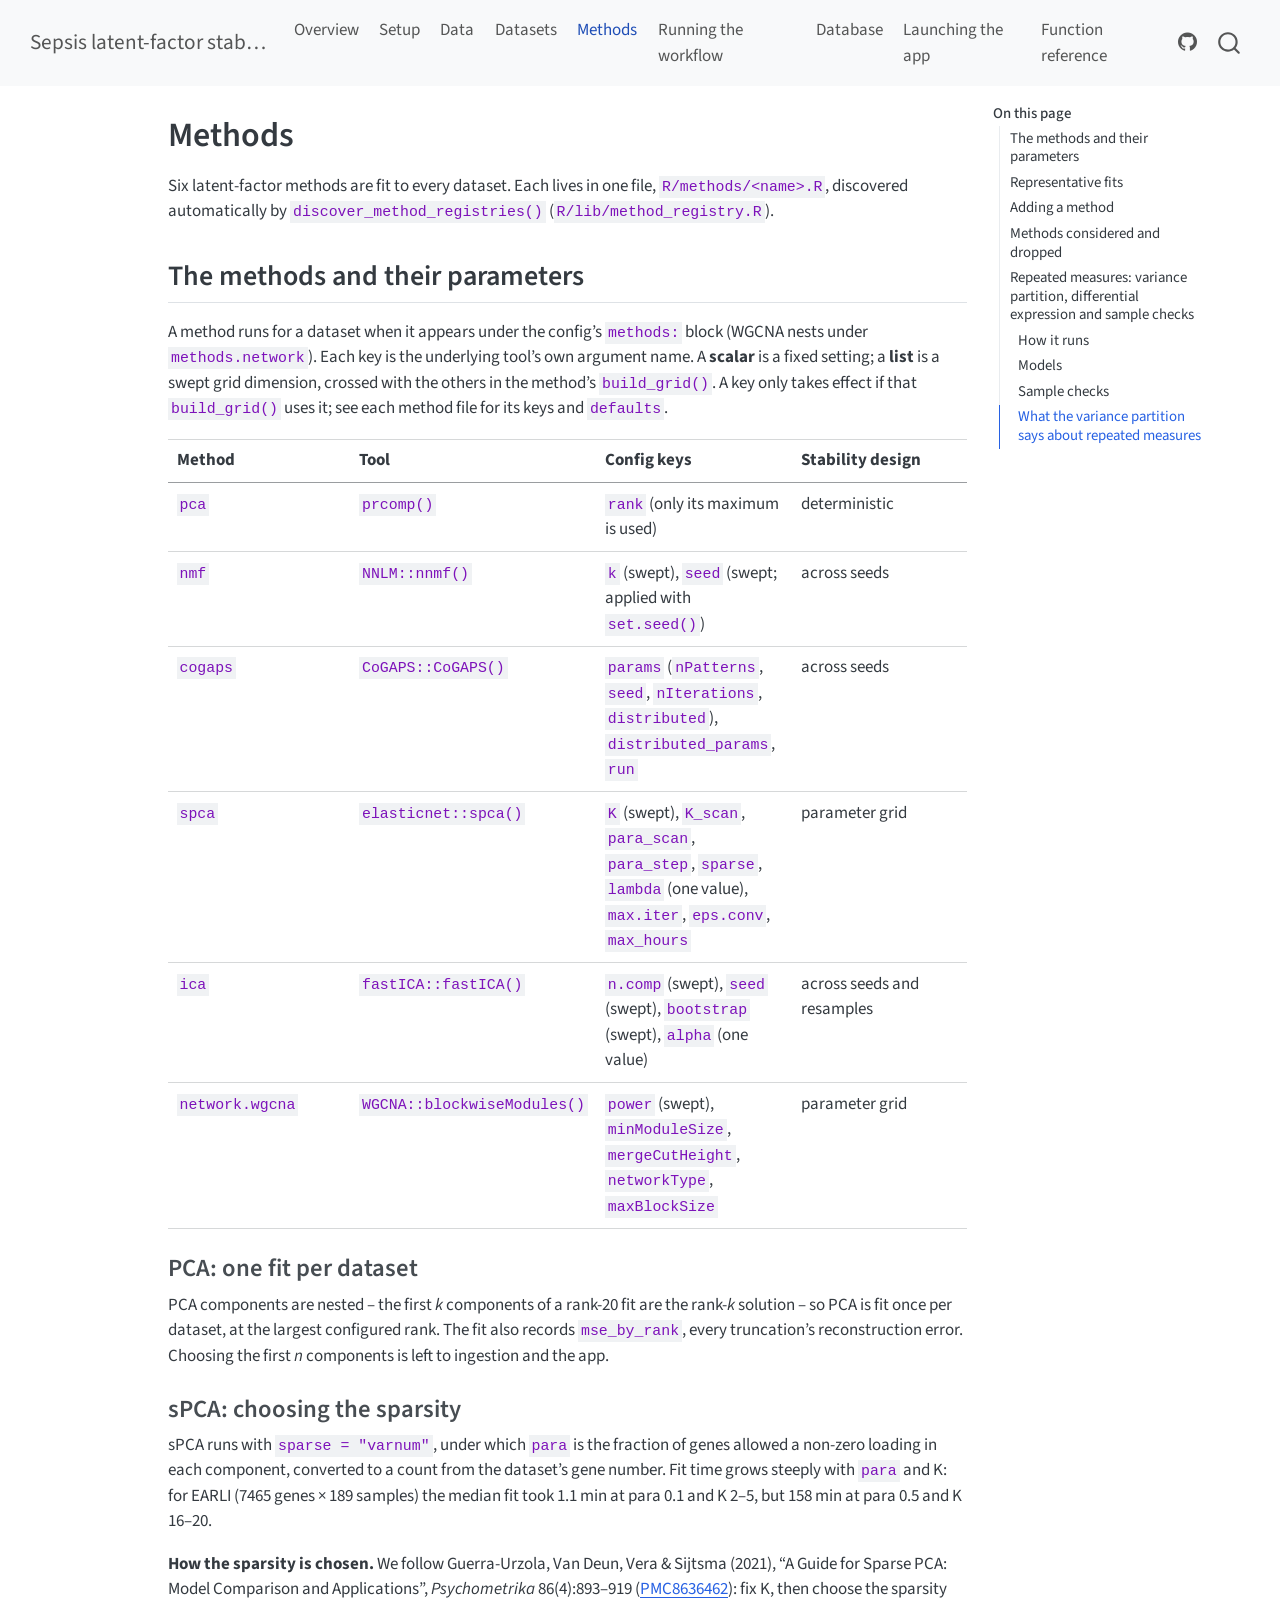
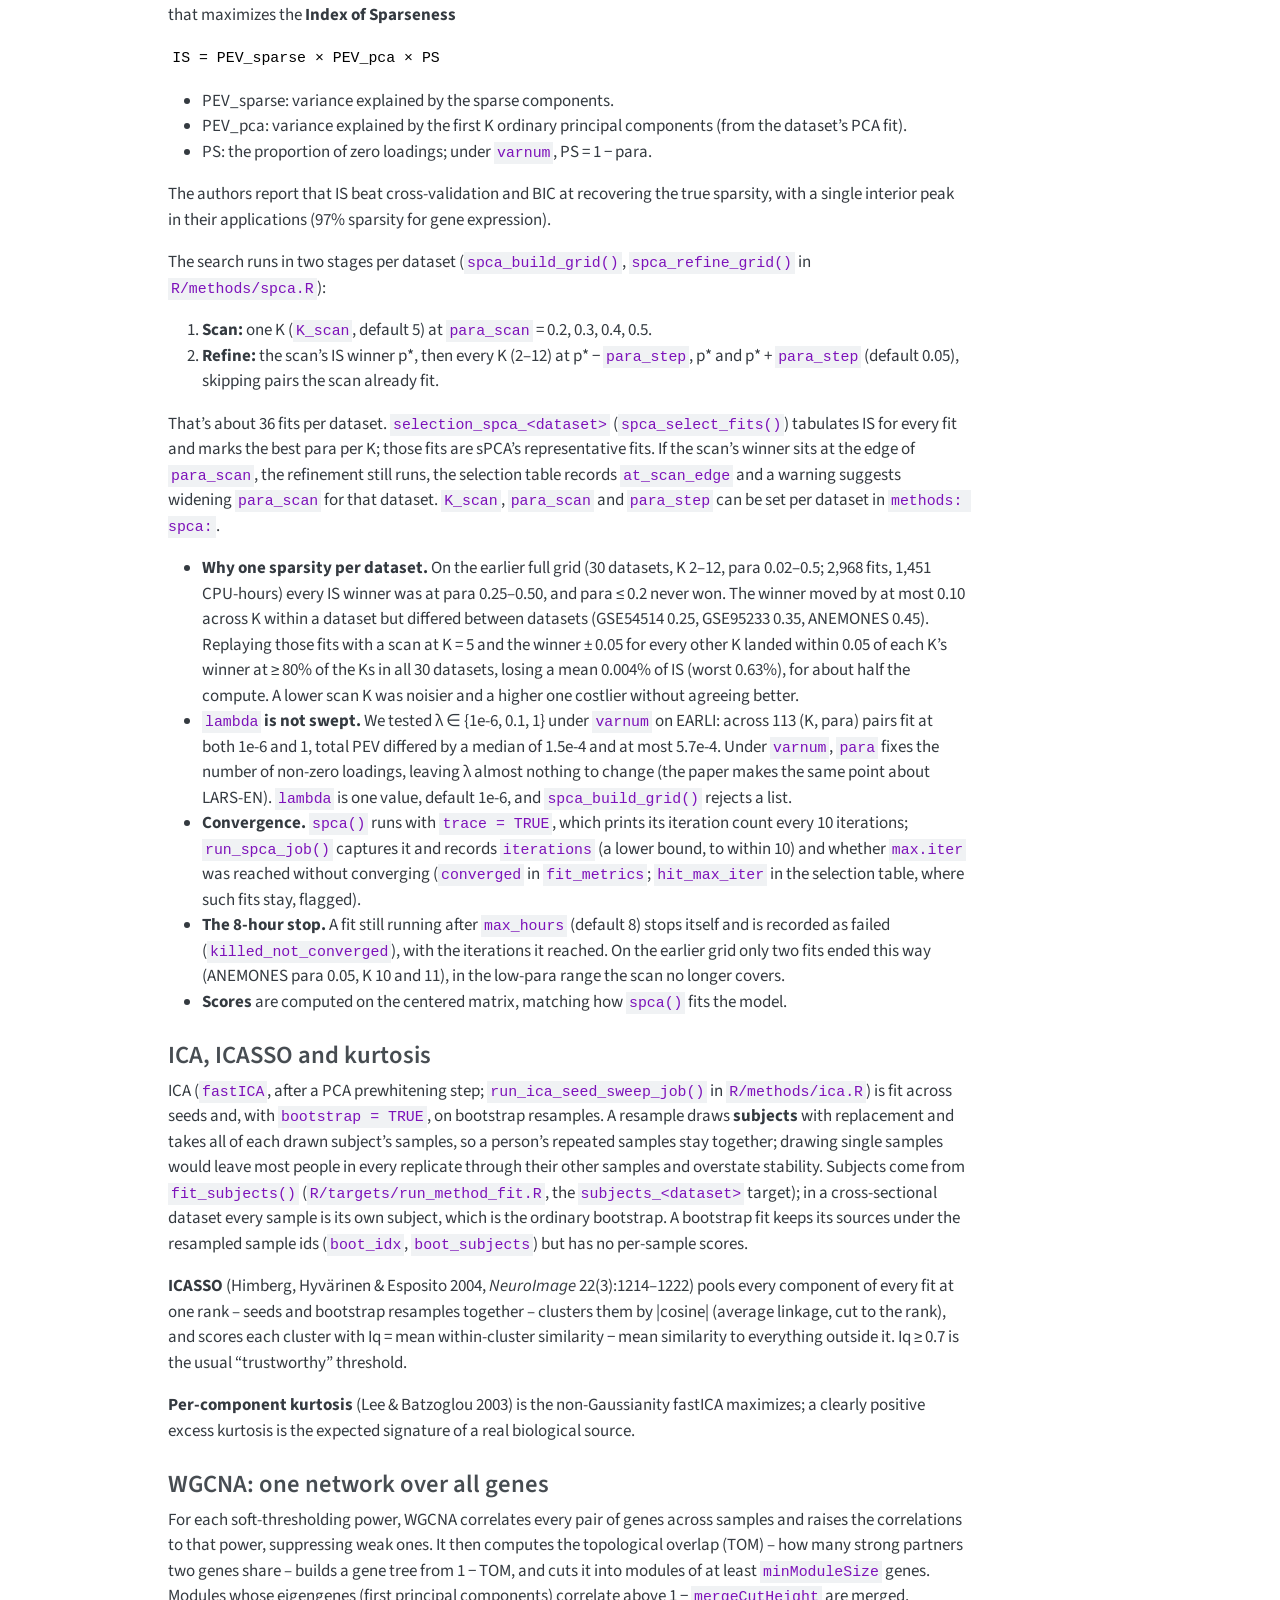
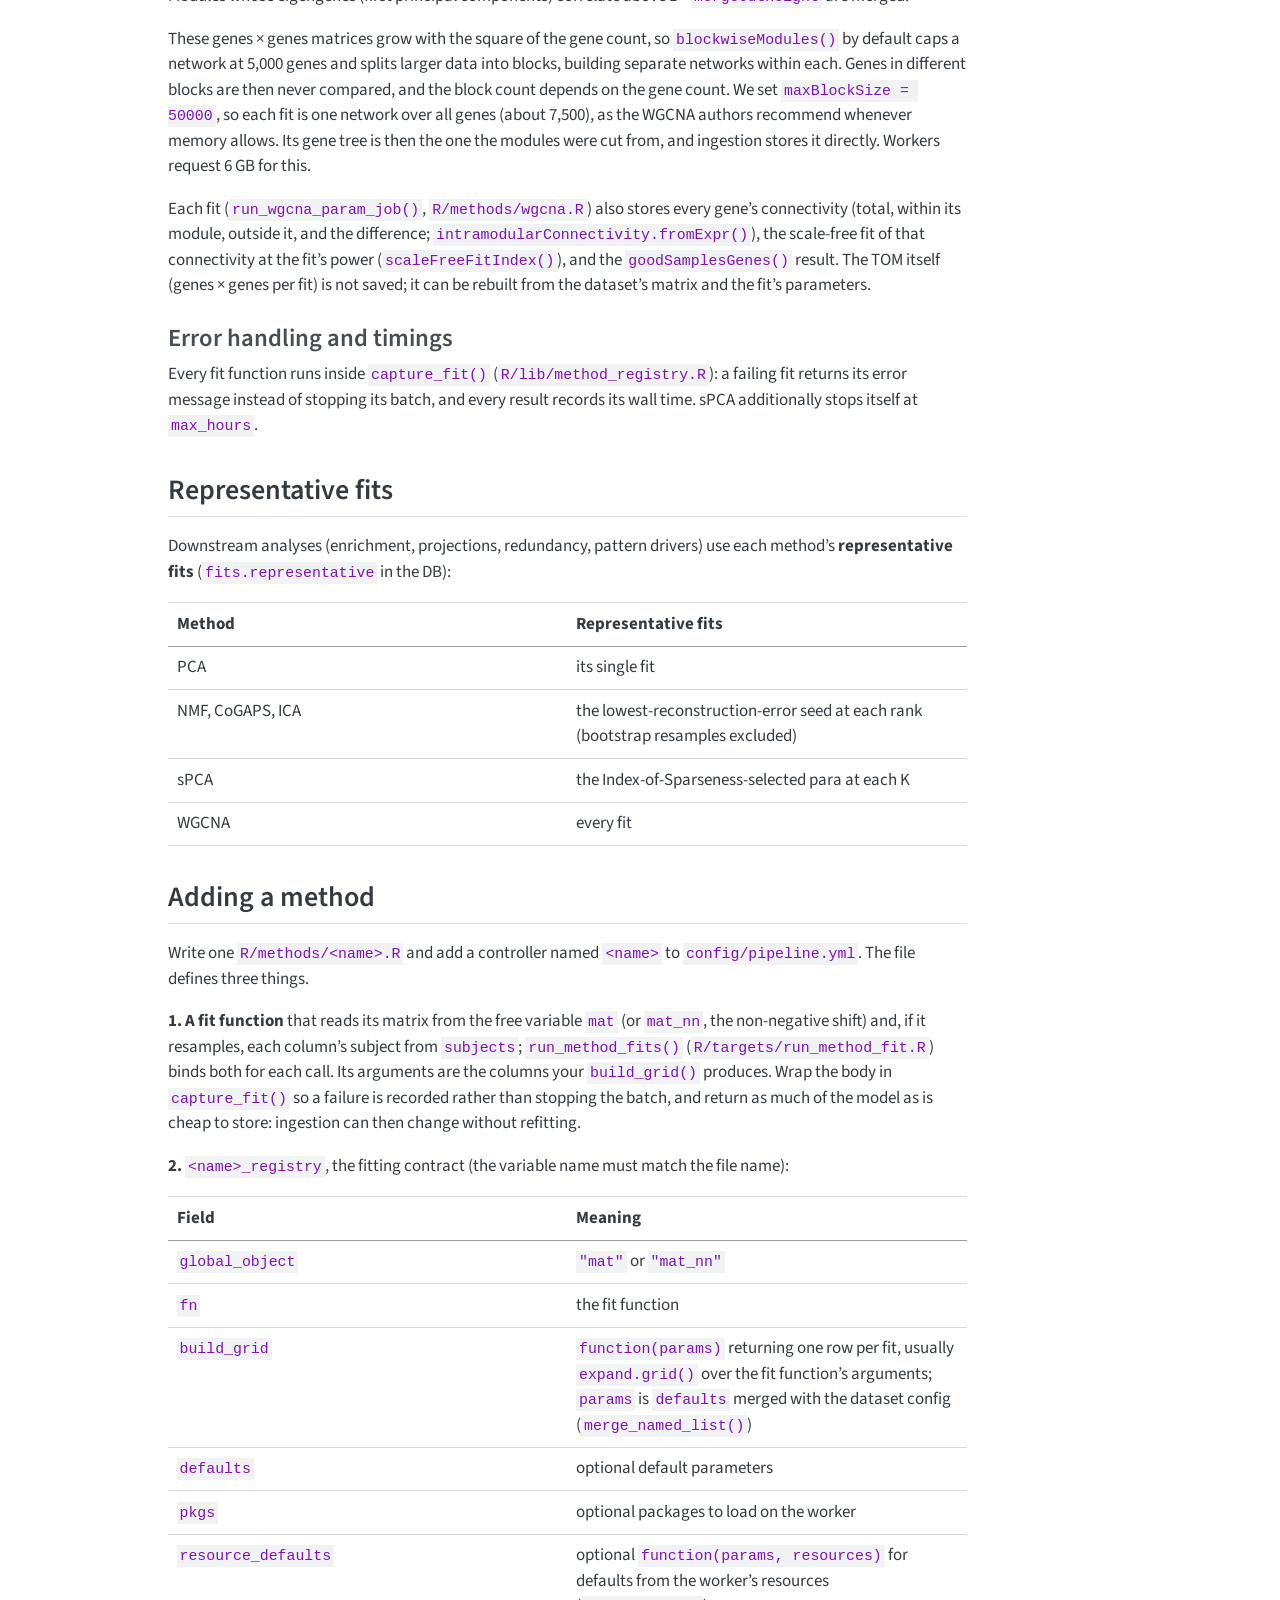
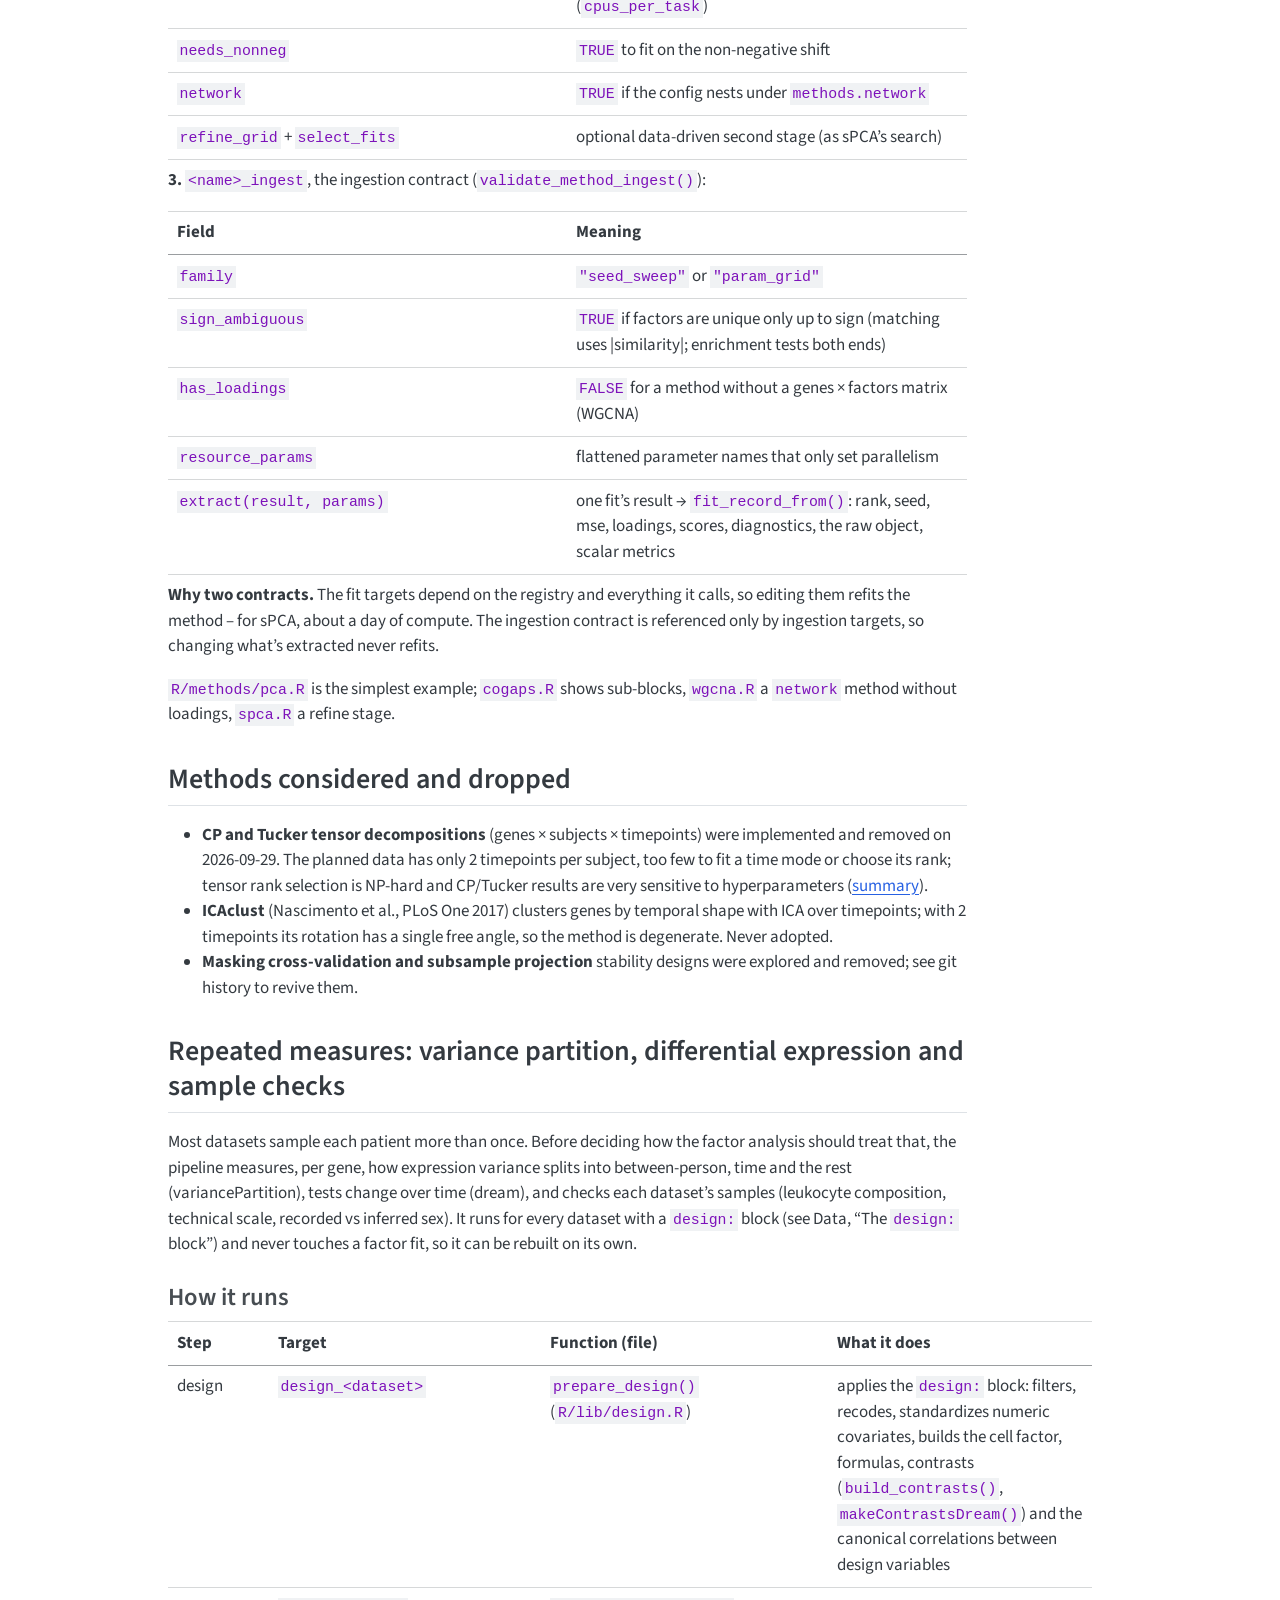
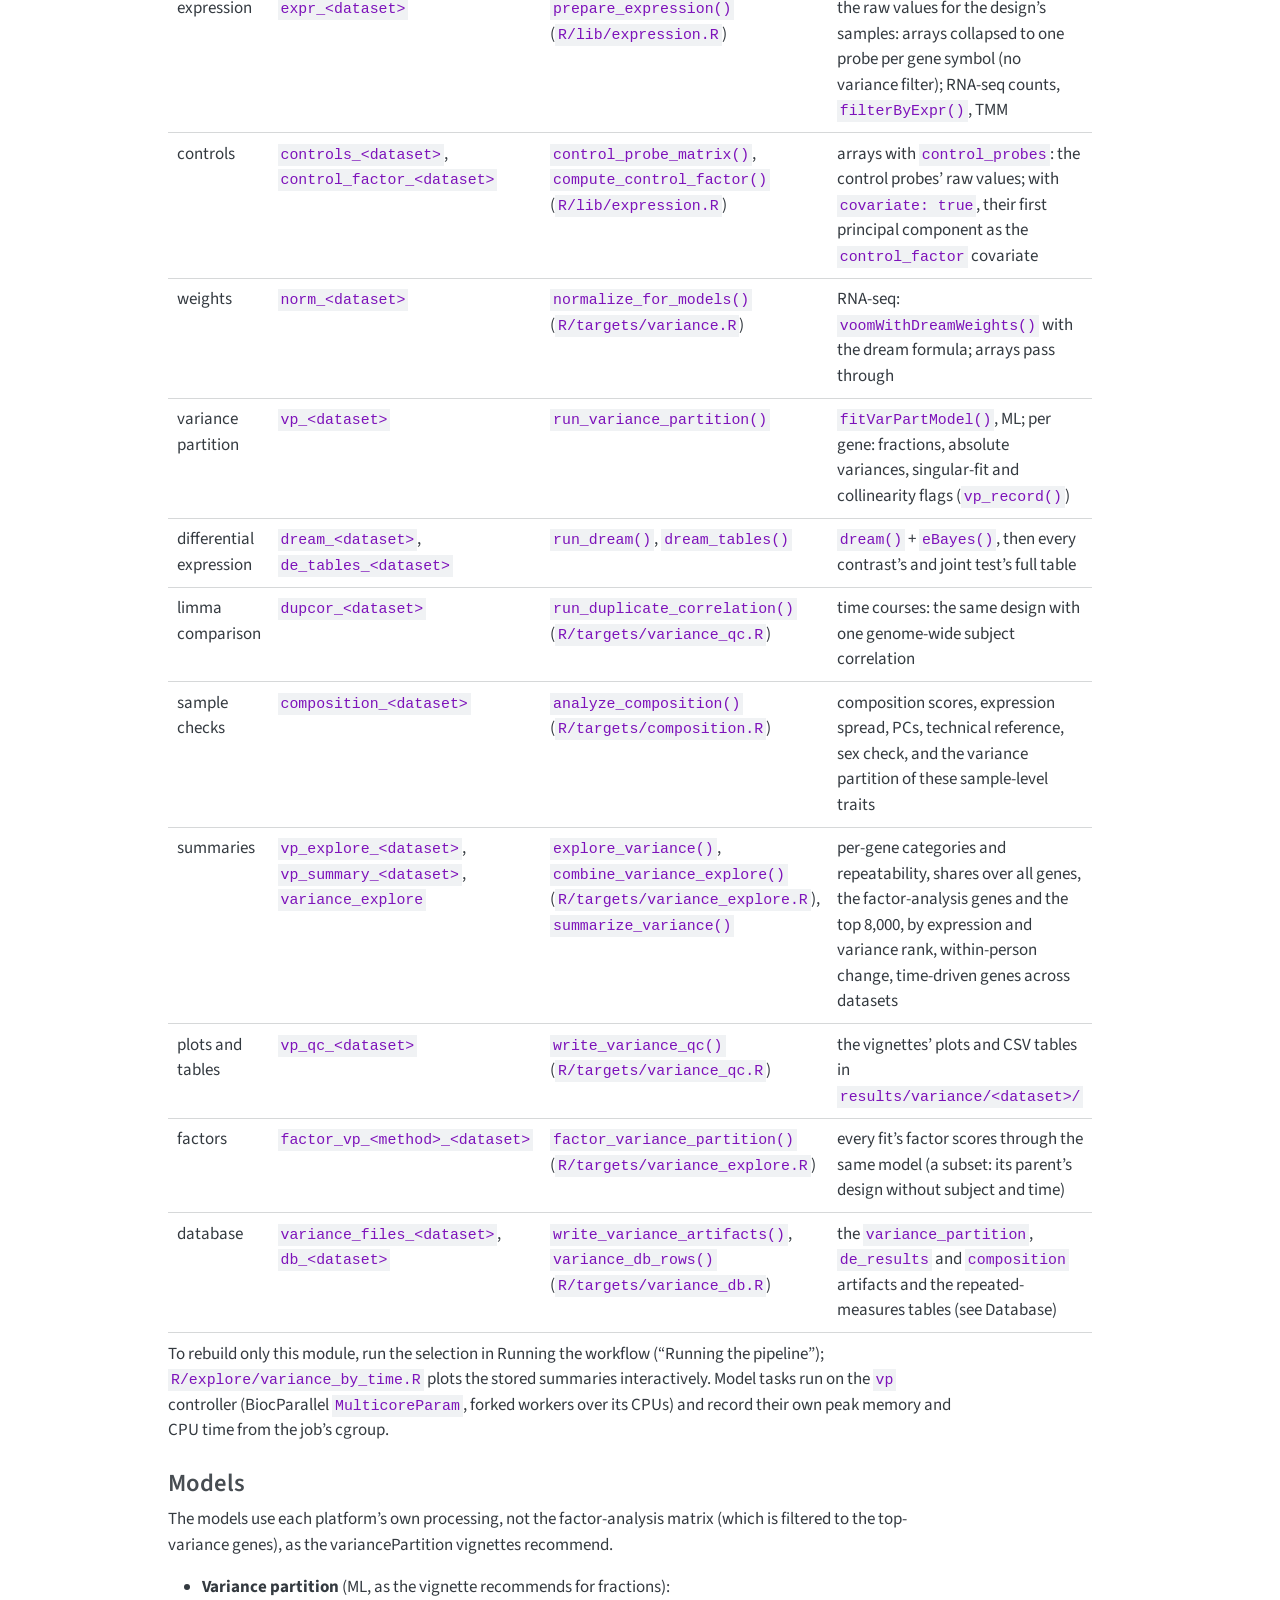
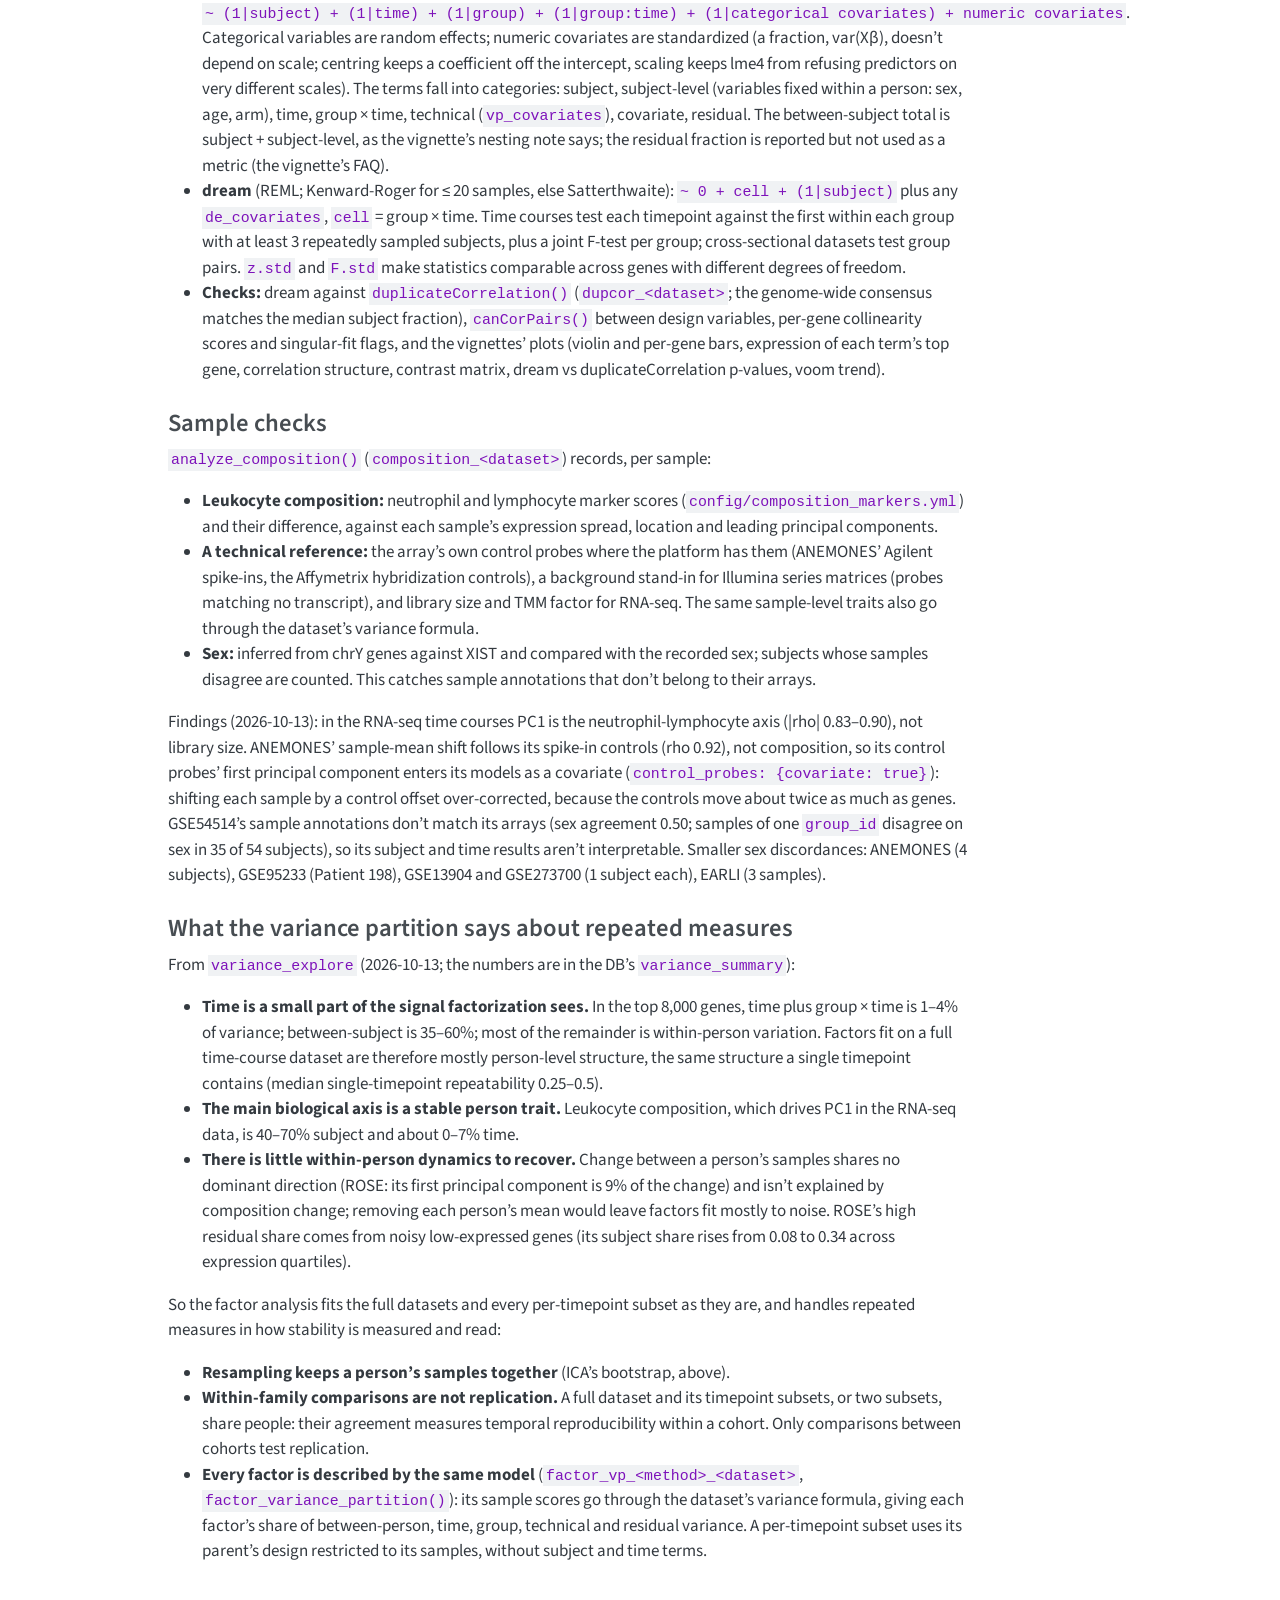
<file: methods.html>
<!DOCTYPE html>
<html xmlns="http://www.w3.org/1999/xhtml" lang="en" xml:lang="en"><head>

<meta charset="utf-8">
<meta name="generator" content="quarto-1.10.19">

<meta name="viewport" content="width=device-width, initial-scale=1.0, user-scalable=yes">


<title>Methods – Sepsis latent-factor stability</title>
<style>
/* Default styles provided by pandoc.
** See https://pandoc.org/MANUAL.html#variables-for-html for config info.
*/
span.smallcaps{font-variant: small-caps;}
div.columns{display: flex; gap: 1.5em;}
div.column{flex: auto;}
@media screen {
div.columns{gap: min(4vw, 1.5em);}
div.column{overflow-x: auto;}
}
div.hanging-indent{margin-left: 1.5em; text-indent: -1.5em;}
ul.task-list{list-style: none;}
ul.task-list li input[type="checkbox"] {
  width: 0.8em;
  margin: 0 0.8em 0.2em -1em; /* quarto-specific, see https://github.com/quarto-dev/quarto-cli/issues/4556 */ 
  vertical-align: middle;
}
</style>


<script src="site_libs/quarto-nav/quarto-nav.js"></script>
<script src="site_libs/quarto-nav/headroom.min.js"></script>
<script src="site_libs/clipboard/clipboard.min.js"></script>
<script src="site_libs/quarto-search/autocomplete.umd.js"></script>
<script src="site_libs/quarto-search/fuse.min.js"></script>
<script src="site_libs/quarto-search/quarto-search.js"></script>
<meta name="quarto:offset" content="./">
<script src="site_libs/quarto-html/quarto.js" type="module"></script>
<script src="site_libs/quarto-html/tabsets/tabsets.js" type="module"></script>
<script src="site_libs/quarto-html/popper.min.js"></script>
<script src="site_libs/quarto-html/tippy.umd.min.js"></script>
<script src="site_libs/quarto-html/anchor.min.js"></script>
<link href="site_libs/quarto-html/tippy.css" rel="stylesheet">
<link href="site_libs/quarto-html/quarto-syntax-highlighting-bf27225e3a48a9273f3daa8f8e829971.css" rel="stylesheet" id="quarto-text-highlighting-styles">
<script src="site_libs/bootstrap/bootstrap.min.js"></script>
<link href="site_libs/bootstrap/bootstrap-icons.css" rel="stylesheet">
<link href="site_libs/bootstrap/bootstrap-55617497126496852ff9f5a59253c640.min.css" rel="stylesheet" append-hash="true" id="quarto-bootstrap" data-mode="light">
<script id="quarto-search-options" type="application/json">{
  "location": "navbar",
  "copy-button": false,
  "collapse-after": 3,
  "panel-placement": "end",
  "type": "overlay",
  "limit": 50,
  "keyboard-shortcut": [
    "f",
    "/",
    "s"
  ],
  "show-item-context": false,
  "language": {
    "search-no-results-text": "No results",
    "search-matching-documents-text": "matching documents",
    "search-copy-link-title": "Copy link to search",
    "search-hide-matches-text": "Hide additional matches",
    "search-more-match-text": "more match in this document",
    "search-more-matches-text": "more matches in this document",
    "search-clear-button-title": "Clear",
    "search-text-placeholder": "",
    "search-detached-cancel-button-title": "Cancel",
    "search-submit-button-title": "Submit",
    "search-label": "Search"
  }
}</script>


</head>

<body class="nav-fixed quarto-light">

<div id="quarto-search-results"></div>
  <header id="quarto-header" class="headroom fixed-top">
    <nav class="navbar navbar-expand-lg " data-bs-theme="dark">
      <div class="navbar-container container-fluid">
      <div class="navbar-brand-container mx-auto">
    <a class="navbar-brand" href="./index.html">
    <span class="navbar-title">Sepsis latent-factor stability</span>
    </a>
  </div>
            <div id="quarto-search" class="" title="Search"></div>
          <button class="navbar-toggler" type="button" data-bs-toggle="collapse" data-bs-target="#navbarCollapse" aria-controls="navbarCollapse" role="menu" aria-expanded="false" aria-label="Toggle navigation" onclick="if (window.quartoToggleHeadroom) { window.quartoToggleHeadroom(); }">
  <span class="navbar-toggler-icon"></span>
</button>
          <div class="collapse navbar-collapse" id="navbarCollapse">
            <ul class="navbar-nav navbar-nav-scroll me-auto">
  <li class="nav-item">
    <a class="nav-link" href="./index.html"> 
<span class="menu-text">Overview</span></a>
  </li>  
  <li class="nav-item">
    <a class="nav-link" href="./setup.html"> 
<span class="menu-text">Setup</span></a>
  </li>  
  <li class="nav-item">
    <a class="nav-link" href="./data.html"> 
<span class="menu-text">Data</span></a>
  </li>  
  <li class="nav-item">
    <a class="nav-link" href="./datasets.html"> 
<span class="menu-text">Datasets</span></a>
  </li>  
  <li class="nav-item">
    <a class="nav-link active" href="./methods.html" aria-current="page"> 
<span class="menu-text">Methods</span></a>
  </li>  
  <li class="nav-item">
    <a class="nav-link" href="./workflow.html"> 
<span class="menu-text">Running the workflow</span></a>
  </li>  
  <li class="nav-item">
    <a class="nav-link" href="./database.html"> 
<span class="menu-text">Database</span></a>
  </li>  
  <li class="nav-item">
    <a class="nav-link" href="./app.html"> 
<span class="menu-text">Launching the app</span></a>
  </li>  
  <li class="nav-item">
    <a class="nav-link" href="./reference.html"> 
<span class="menu-text">Function reference</span></a>
  </li>  
</ul>
            <ul class="navbar-nav navbar-nav-scroll ms-auto">
  <li class="nav-item compact">
    <a class="nav-link" href="https://github.com/cmatKhan/sepsis_latent_factor_eda"> <i class="bi bi-github" role="img" aria-label="GitHub">
</i> 
<span class="menu-text"></span></a>
  </li>  
</ul>
          </div> <!-- /navcollapse -->
            <div class="quarto-navbar-tools">
</div>
      </div> <!-- /container-fluid -->
    </nav>
</header>
<!-- content -->
<div id="quarto-content" class="quarto-container page-columns page-rows-contents page-layout-article page-navbar">
<!-- sidebar -->
<!-- margin-sidebar -->
    <div id="quarto-margin-sidebar" class="sidebar margin-sidebar">
        <nav id="TOC" role="doc-toc" class="toc-active">
    <h2 id="toc-title">On this page</h2>
   
  <ul>
  <li><a href="#the-methods-and-their-parameters" id="toc-the-methods-and-their-parameters" class="nav-link active" data-scroll-target="#the-methods-and-their-parameters">The methods and their parameters</a>
  <ul class="collapse">
  <li><a href="#pca-one-fit-per-dataset" id="toc-pca-one-fit-per-dataset" class="nav-link" data-scroll-target="#pca-one-fit-per-dataset">PCA: one fit per dataset</a></li>
  <li><a href="#spca-choosing-the-sparsity" id="toc-spca-choosing-the-sparsity" class="nav-link" data-scroll-target="#spca-choosing-the-sparsity">sPCA: choosing the sparsity</a></li>
  <li><a href="#ica-icasso-and-kurtosis" id="toc-ica-icasso-and-kurtosis" class="nav-link" data-scroll-target="#ica-icasso-and-kurtosis">ICA, ICASSO and kurtosis</a></li>
  <li><a href="#wgcna-one-network-over-all-genes" id="toc-wgcna-one-network-over-all-genes" class="nav-link" data-scroll-target="#wgcna-one-network-over-all-genes">WGCNA: one network over all genes</a></li>
  <li><a href="#error-handling-and-timings" id="toc-error-handling-and-timings" class="nav-link" data-scroll-target="#error-handling-and-timings">Error handling and timings</a></li>
  </ul></li>
  <li><a href="#representative-fits" id="toc-representative-fits" class="nav-link" data-scroll-target="#representative-fits">Representative fits</a></li>
  <li><a href="#adding-a-method" id="toc-adding-a-method" class="nav-link" data-scroll-target="#adding-a-method">Adding a method</a></li>
  <li><a href="#methods-considered-and-dropped" id="toc-methods-considered-and-dropped" class="nav-link" data-scroll-target="#methods-considered-and-dropped">Methods considered and dropped</a></li>
  <li><a href="#repeated-measures-variance-partition-differential-expression-and-sample-checks" id="toc-repeated-measures-variance-partition-differential-expression-and-sample-checks" class="nav-link" data-scroll-target="#repeated-measures-variance-partition-differential-expression-and-sample-checks">Repeated measures: variance partition, differential expression and sample checks</a>
  <ul class="collapse">
  <li><a href="#how-it-runs" id="toc-how-it-runs" class="nav-link" data-scroll-target="#how-it-runs">How it runs</a></li>
  <li><a href="#models" id="toc-models" class="nav-link" data-scroll-target="#models">Models</a></li>
  <li><a href="#sample-checks" id="toc-sample-checks" class="nav-link" data-scroll-target="#sample-checks">Sample checks</a></li>
  <li><a href="#what-the-variance-partition-says-about-repeated-measures" id="toc-what-the-variance-partition-says-about-repeated-measures" class="nav-link" data-scroll-target="#what-the-variance-partition-says-about-repeated-measures">What the variance partition says about repeated measures</a></li>
  </ul></li>
  </ul>
</nav>
    </div>
<!-- main -->
<main class="content" id="quarto-document-content">

<header id="title-block-header" class="quarto-title-block default">
<div class="quarto-title">
<h1 class="title">Methods</h1>
</div>



<div class="quarto-title-meta">

    
  
    
  </div>
  


</header>


<p>Six latent-factor methods are fit to every dataset. Each lives in one file, <code>R/methods/&lt;name&gt;.R</code>, discovered automatically by <code>discover_method_registries()</code> (<code>R/lib/method_registry.R</code>).</p>
<section id="the-methods-and-their-parameters" class="level2">
<h2 class="anchored" data-anchor-id="the-methods-and-their-parameters">The methods and their parameters</h2>
<p>A method runs for a dataset when it appears under the config’s <code>methods:</code> block (WGCNA nests under <code>methods.network</code>). Each key is the underlying tool’s own argument name. A <strong>scalar</strong> is a fixed setting; a <strong>list</strong> is a swept grid dimension, crossed with the others in the method’s <code>build_grid()</code>. A key only takes effect if that <code>build_grid()</code> uses it; see each method file for its keys and <code>defaults</code>.</p>
<table class="caption-top table">
<colgroup>
<col style="width: 25%">
<col style="width: 25%">
<col style="width: 25%">
<col style="width: 25%">
</colgroup>
<thead>
<tr class="header">
<th>Method</th>
<th>Tool</th>
<th>Config keys</th>
<th>Stability design</th>
</tr>
</thead>
<tbody>
<tr class="odd">
<td><code>pca</code></td>
<td><code>prcomp()</code></td>
<td><code>rank</code> (only its maximum is used)</td>
<td>deterministic</td>
</tr>
<tr class="even">
<td><code>nmf</code></td>
<td><code>NNLM::nnmf()</code></td>
<td><code>k</code> (swept), <code>seed</code> (swept; applied with <code>set.seed()</code>)</td>
<td>across seeds</td>
</tr>
<tr class="odd">
<td><code>cogaps</code></td>
<td><code>CoGAPS::CoGAPS()</code></td>
<td><code>params</code> (<code>nPatterns</code>, <code>seed</code>, <code>nIterations</code>, <code>distributed</code>), <code>distributed_params</code>, <code>run</code></td>
<td>across seeds</td>
</tr>
<tr class="even">
<td><code>spca</code></td>
<td><code>elasticnet::spca()</code></td>
<td><code>K</code> (swept), <code>K_scan</code>, <code>para_scan</code>, <code>para_step</code>, <code>sparse</code>, <code>lambda</code> (one value), <code>max.iter</code>, <code>eps.conv</code>, <code>max_hours</code></td>
<td>parameter grid</td>
</tr>
<tr class="odd">
<td><code>ica</code></td>
<td><code>fastICA::fastICA()</code></td>
<td><code>n.comp</code> (swept), <code>seed</code> (swept), <code>bootstrap</code> (swept), <code>alpha</code> (one value)</td>
<td>across seeds and resamples</td>
</tr>
<tr class="even">
<td><code>network.wgcna</code></td>
<td><code>WGCNA::blockwiseModules()</code></td>
<td><code>power</code> (swept), <code>minModuleSize</code>, <code>mergeCutHeight</code>, <code>networkType</code>, <code>maxBlockSize</code></td>
<td>parameter grid</td>
</tr>
</tbody>
</table>
<section id="pca-one-fit-per-dataset" class="level3">
<h3 class="anchored" data-anchor-id="pca-one-fit-per-dataset">PCA: one fit per dataset</h3>
<p>PCA components are nested – the first <em>k</em> components of a rank-20 fit are the rank-<em>k</em> solution – so PCA is fit once per dataset, at the largest configured rank. The fit also records <code>mse_by_rank</code>, every truncation’s reconstruction error. Choosing the first <em>n</em> components is left to ingestion and the app.</p>
</section>
<section id="spca-choosing-the-sparsity" class="level3">
<h3 class="anchored" data-anchor-id="spca-choosing-the-sparsity">sPCA: choosing the sparsity</h3>
<p>sPCA runs with <code>sparse = "varnum"</code>, under which <code>para</code> is the fraction of genes allowed a non-zero loading in each component, converted to a count from the dataset’s gene number. Fit time grows steeply with <code>para</code> and K: for EARLI (7465 genes × 189 samples) the median fit took 1.1 min at para 0.1 and K 2–5, but 158 min at para 0.5 and K 16–20.</p>
<p><strong>How the sparsity is chosen.</strong> We follow Guerra-Urzola, Van Deun, Vera &amp; Sijtsma (2021), “A Guide for Sparse PCA: Model Comparison and Applications”, <em>Psychometrika</em> 86(4):893–919 (<a href="https://pmc.ncbi.nlm.nih.gov/articles/PMC8636462/">PMC8636462</a>): fix K, then choose the sparsity that maximizes the <strong>Index of Sparseness</strong></p>
<pre><code>IS = PEV_sparse × PEV_pca × PS</code></pre>
<ul>
<li>PEV_sparse: variance explained by the sparse components.</li>
<li>PEV_pca: variance explained by the first K ordinary principal components (from the dataset’s PCA fit).</li>
<li>PS: the proportion of zero loadings; under <code>varnum</code>, PS = 1 − para.</li>
</ul>
<p>The authors report that IS beat cross-validation and BIC at recovering the true sparsity, with a single interior peak in their applications (97% sparsity for gene expression).</p>
<p>The search runs in two stages per dataset (<code>spca_build_grid()</code>, <code>spca_refine_grid()</code> in <code>R/methods/spca.R</code>):</p>
<ol type="1">
<li><strong>Scan:</strong> one K (<code>K_scan</code>, default 5) at <code>para_scan</code> = 0.2, 0.3, 0.4, 0.5.</li>
<li><strong>Refine:</strong> the scan’s IS winner p*, then every K (2–12) at p* − <code>para_step</code>, p* and p* + <code>para_step</code> (default 0.05), skipping pairs the scan already fit.</li>
</ol>
<p>That’s about 36 fits per dataset. <code>selection_spca_&lt;dataset&gt;</code> (<code>spca_select_fits()</code>) tabulates IS for every fit and marks the best para per K; those fits are sPCA’s representative fits. If the scan’s winner sits at the edge of <code>para_scan</code>, the refinement still runs, the selection table records <code>at_scan_edge</code> and a warning suggests widening <code>para_scan</code> for that dataset. <code>K_scan</code>, <code>para_scan</code> and <code>para_step</code> can be set per dataset in <code>methods: spca:</code>.</p>
<ul>
<li><strong>Why one sparsity per dataset.</strong> On the earlier full grid (30 datasets, K 2–12, para 0.02–0.5; 2,968 fits, 1,451 CPU-hours) every IS winner was at para 0.25–0.50, and para ≤ 0.2 never won. The winner moved by at most 0.10 across K within a dataset but differed between datasets (GSE54514 0.25, GSE95233 0.35, ANEMONES 0.45). Replaying those fits with a scan at K = 5 and the winner ± 0.05 for every other K landed within 0.05 of each K’s winner at ≥ 80% of the Ks in all 30 datasets, losing a mean 0.004% of IS (worst 0.63%), for about half the compute. A lower scan K was noisier and a higher one costlier without agreeing better.</li>
<li><strong><code>lambda</code> is not swept.</strong> We tested λ ∈ {1e-6, 0.1, 1} under <code>varnum</code> on EARLI: across 113 (K, para) pairs fit at both 1e-6 and 1, total PEV differed by a median of 1.5e-4 and at most 5.7e-4. Under <code>varnum</code>, <code>para</code> fixes the number of non-zero loadings, leaving λ almost nothing to change (the paper makes the same point about LARS-EN). <code>lambda</code> is one value, default 1e-6, and <code>spca_build_grid()</code> rejects a list.</li>
<li><strong>Convergence.</strong> <code>spca()</code> runs with <code>trace = TRUE</code>, which prints its iteration count every 10 iterations; <code>run_spca_job()</code> captures it and records <code>iterations</code> (a lower bound, to within 10) and whether <code>max.iter</code> was reached without converging (<code>converged</code> in <code>fit_metrics</code>; <code>hit_max_iter</code> in the selection table, where such fits stay, flagged).</li>
<li><strong>The 8-hour stop.</strong> A fit still running after <code>max_hours</code> (default 8) stops itself and is recorded as failed (<code>killed_not_converged</code>), with the iterations it reached. On the earlier grid only two fits ended this way (ANEMONES para 0.05, K 10 and 11), in the low-para range the scan no longer covers.</li>
<li><strong>Scores</strong> are computed on the centered matrix, matching how <code>spca()</code> fits the model.</li>
</ul>
</section>
<section id="ica-icasso-and-kurtosis" class="level3">
<h3 class="anchored" data-anchor-id="ica-icasso-and-kurtosis">ICA, ICASSO and kurtosis</h3>
<p>ICA (<code>fastICA</code>, after a PCA prewhitening step; <code>run_ica_seed_sweep_job()</code> in <code>R/methods/ica.R</code>) is fit across seeds and, with <code>bootstrap = TRUE</code>, on bootstrap resamples. A resample draws <strong>subjects</strong> with replacement and takes all of each drawn subject’s samples, so a person’s repeated samples stay together; drawing single samples would leave most people in every replicate through their other samples and overstate stability. Subjects come from <code>fit_subjects()</code> (<code>R/targets/run_method_fit.R</code>, the <code>subjects_&lt;dataset&gt;</code> target); in a cross-sectional dataset every sample is its own subject, which is the ordinary bootstrap. A bootstrap fit keeps its sources under the resampled sample ids (<code>boot_idx</code>, <code>boot_subjects</code>) but has no per-sample scores.</p>
<p><strong>ICASSO</strong> (Himberg, Hyvärinen &amp; Esposito 2004, <em>NeuroImage</em> 22(3):1214–1222) pools every component of every fit at one rank – seeds and bootstrap resamples together – clusters them by |cosine| (average linkage, cut to the rank), and scores each cluster with Iq = mean within-cluster similarity − mean similarity to everything outside it. Iq ≥ 0.7 is the usual “trustworthy” threshold.</p>
<p><strong>Per-component kurtosis</strong> (Lee &amp; Batzoglou 2003) is the non-Gaussianity fastICA maximizes; a clearly positive excess kurtosis is the expected signature of a real biological source.</p>
</section>
<section id="wgcna-one-network-over-all-genes" class="level3">
<h3 class="anchored" data-anchor-id="wgcna-one-network-over-all-genes">WGCNA: one network over all genes</h3>
<p>For each soft-thresholding power, WGCNA correlates every pair of genes across samples and raises the correlations to that power, suppressing weak ones. It then computes the topological overlap (TOM) – how many strong partners two genes share – builds a gene tree from 1 − TOM, and cuts it into modules of at least <code>minModuleSize</code> genes. Modules whose eigengenes (first principal components) correlate above 1 − <code>mergeCutHeight</code> are merged.</p>
<p>These genes × genes matrices grow with the square of the gene count, so <code>blockwiseModules()</code> by default caps a network at 5,000 genes and splits larger data into blocks, building separate networks within each. Genes in different blocks are then never compared, and the block count depends on the gene count. We set <code>maxBlockSize = 50000</code>, so each fit is one network over all genes (about 7,500), as the WGCNA authors recommend whenever memory allows. Its gene tree is then the one the modules were cut from, and ingestion stores it directly. Workers request 6 GB for this.</p>
<p>Each fit (<code>run_wgcna_param_job()</code>, <code>R/methods/wgcna.R</code>) also stores every gene’s connectivity (total, within its module, outside it, and the difference; <code>intramodularConnectivity.fromExpr()</code>), the scale-free fit of that connectivity at the fit’s power (<code>scaleFreeFitIndex()</code>), and the <code>goodSamplesGenes()</code> result. The TOM itself (genes × genes per fit) is not saved; it can be rebuilt from the dataset’s matrix and the fit’s parameters.</p>
</section>
<section id="error-handling-and-timings" class="level3">
<h3 class="anchored" data-anchor-id="error-handling-and-timings">Error handling and timings</h3>
<p>Every fit function runs inside <code>capture_fit()</code> (<code>R/lib/method_registry.R</code>): a failing fit returns its error message instead of stopping its batch, and every result records its wall time. sPCA additionally stops itself at <code>max_hours</code>.</p>
</section>
</section>
<section id="representative-fits" class="level2">
<h2 class="anchored" data-anchor-id="representative-fits">Representative fits</h2>
<p>Downstream analyses (enrichment, projections, redundancy, pattern drivers) use each method’s <strong>representative fits</strong> (<code>fits.representative</code> in the DB):</p>
<table class="caption-top table">
<colgroup>
<col style="width: 50%">
<col style="width: 50%">
</colgroup>
<thead>
<tr class="header">
<th>Method</th>
<th>Representative fits</th>
</tr>
</thead>
<tbody>
<tr class="odd">
<td>PCA</td>
<td>its single fit</td>
</tr>
<tr class="even">
<td>NMF, CoGAPS, ICA</td>
<td>the lowest-reconstruction-error seed at each rank (bootstrap resamples excluded)</td>
</tr>
<tr class="odd">
<td>sPCA</td>
<td>the Index-of-Sparseness-selected para at each K</td>
</tr>
<tr class="even">
<td>WGCNA</td>
<td>every fit</td>
</tr>
</tbody>
</table>
</section>
<section id="adding-a-method" class="level2">
<h2 class="anchored" data-anchor-id="adding-a-method">Adding a method</h2>
<p>Write one <code>R/methods/&lt;name&gt;.R</code> and add a controller named <code>&lt;name&gt;</code> to <code>config/pipeline.yml</code>. The file defines three things.</p>
<p><strong>1. A fit function</strong> that reads its matrix from the free variable <code>mat</code> (or <code>mat_nn</code>, the non-negative shift) and, if it resamples, each column’s subject from <code>subjects</code>; <code>run_method_fits()</code> (<code>R/targets/run_method_fit.R</code>) binds both for each call. Its arguments are the columns your <code>build_grid()</code> produces. Wrap the body in <code>capture_fit()</code> so a failure is recorded rather than stopping the batch, and return as much of the model as is cheap to store: ingestion can then change without refitting.</p>
<p><strong>2. <code>&lt;name&gt;_registry</code></strong>, the fitting contract (the variable name must match the file name):</p>
<table class="caption-top table">
<colgroup>
<col style="width: 50%">
<col style="width: 50%">
</colgroup>
<thead>
<tr class="header">
<th>Field</th>
<th>Meaning</th>
</tr>
</thead>
<tbody>
<tr class="odd">
<td><code>global_object</code></td>
<td><code>"mat"</code> or <code>"mat_nn"</code></td>
</tr>
<tr class="even">
<td><code>fn</code></td>
<td>the fit function</td>
</tr>
<tr class="odd">
<td><code>build_grid</code></td>
<td><code>function(params)</code> returning one row per fit, usually <code>expand.grid()</code> over the fit function’s arguments; <code>params</code> is <code>defaults</code> merged with the dataset config (<code>merge_named_list()</code>)</td>
</tr>
<tr class="even">
<td><code>defaults</code></td>
<td>optional default parameters</td>
</tr>
<tr class="odd">
<td><code>pkgs</code></td>
<td>optional packages to load on the worker</td>
</tr>
<tr class="even">
<td><code>resource_defaults</code></td>
<td>optional <code>function(params, resources)</code> for defaults from the worker’s resources (<code>cpus_per_task</code>)</td>
</tr>
<tr class="odd">
<td><code>needs_nonneg</code></td>
<td><code>TRUE</code> to fit on the non-negative shift</td>
</tr>
<tr class="even">
<td><code>network</code></td>
<td><code>TRUE</code> if the config nests under <code>methods.network</code></td>
</tr>
<tr class="odd">
<td><code>refine_grid</code> + <code>select_fits</code></td>
<td>optional data-driven second stage (as sPCA’s search)</td>
</tr>
</tbody>
</table>
<p><strong>3. <code>&lt;name&gt;_ingest</code></strong>, the ingestion contract (<code>validate_method_ingest()</code>):</p>
<table class="caption-top table">
<colgroup>
<col style="width: 50%">
<col style="width: 50%">
</colgroup>
<thead>
<tr class="header">
<th>Field</th>
<th>Meaning</th>
</tr>
</thead>
<tbody>
<tr class="odd">
<td><code>family</code></td>
<td><code>"seed_sweep"</code> or <code>"param_grid"</code></td>
</tr>
<tr class="even">
<td><code>sign_ambiguous</code></td>
<td><code>TRUE</code> if factors are unique only up to sign (matching uses |similarity|; enrichment tests both ends)</td>
</tr>
<tr class="odd">
<td><code>has_loadings</code></td>
<td><code>FALSE</code> for a method without a genes × factors matrix (WGCNA)</td>
</tr>
<tr class="even">
<td><code>resource_params</code></td>
<td>flattened parameter names that only set parallelism</td>
</tr>
<tr class="odd">
<td><code>extract(result, params)</code></td>
<td>one fit’s result → <code>fit_record_from()</code>: rank, seed, mse, loadings, scores, diagnostics, the raw object, scalar metrics</td>
</tr>
</tbody>
</table>
<p><strong>Why two contracts.</strong> The fit targets depend on the registry and everything it calls, so editing them refits the method – for sPCA, about a day of compute. The ingestion contract is referenced only by ingestion targets, so changing what’s extracted never refits.</p>
<p><code>R/methods/pca.R</code> is the simplest example; <code>cogaps.R</code> shows sub-blocks, <code>wgcna.R</code> a <code>network</code> method without loadings, <code>spca.R</code> a refine stage.</p>
</section>
<section id="methods-considered-and-dropped" class="level2">
<h2 class="anchored" data-anchor-id="methods-considered-and-dropped">Methods considered and dropped</h2>
<ul>
<li><strong>CP and Tucker tensor decompositions</strong> (genes × subjects × timepoints) were implemented and removed on 2026-09-29. The planned data has only 2 timepoints per subject, too few to fit a time mode or choose its rank; tensor rank selection is NP-hard and CP/Tucker results are very sensitive to hyperparameters (<a href="https://rpubs.com/ivanricardo/tensorfactormodels">summary</a>).</li>
<li><strong>ICAclust</strong> (Nascimento et al., PLoS One 2017) clusters genes by temporal shape with ICA over timepoints; with 2 timepoints its rotation has a single free angle, so the method is degenerate. Never adopted.</li>
<li><strong>Masking cross-validation and subsample projection</strong> stability designs were explored and removed; see git history to revive them.</li>
</ul>
</section>
<section id="repeated-measures-variance-partition-differential-expression-and-sample-checks" class="level2">
<h2 class="anchored" data-anchor-id="repeated-measures-variance-partition-differential-expression-and-sample-checks">Repeated measures: variance partition, differential expression and sample checks</h2>
<p>Most datasets sample each patient more than once. Before deciding how the factor analysis should treat that, the pipeline measures, per gene, how expression variance splits into between-person, time and the rest (variancePartition), tests change over time (dream), and checks each dataset’s samples (leukocyte composition, technical scale, recorded vs inferred sex). It runs for every dataset with a <code>design:</code> block (see Data, “The <code>design:</code> block”) and never touches a factor fit, so it can be rebuilt on its own.</p>
<section id="how-it-runs" class="level3">
<h3 class="anchored" data-anchor-id="how-it-runs">How it runs</h3>
<table class="caption-top table">
<colgroup>
<col style="width: 25%">
<col style="width: 25%">
<col style="width: 25%">
<col style="width: 25%">
</colgroup>
<thead>
<tr class="header">
<th>Step</th>
<th>Target</th>
<th>Function (file)</th>
<th>What it does</th>
</tr>
</thead>
<tbody>
<tr class="odd">
<td>design</td>
<td><code>design_&lt;dataset&gt;</code></td>
<td><code>prepare_design()</code> (<code>R/lib/design.R</code>)</td>
<td>applies the <code>design:</code> block: filters, recodes, standardizes numeric covariates, builds the cell factor, formulas, contrasts (<code>build_contrasts()</code>, <code>makeContrastsDream()</code>) and the canonical correlations between design variables</td>
</tr>
<tr class="even">
<td>expression</td>
<td><code>expr_&lt;dataset&gt;</code></td>
<td><code>prepare_expression()</code> (<code>R/lib/expression.R</code>)</td>
<td>the raw values for the design’s samples: arrays collapsed to one probe per gene symbol (no variance filter); RNA-seq counts, <code>filterByExpr()</code>, TMM</td>
</tr>
<tr class="odd">
<td>controls</td>
<td><code>controls_&lt;dataset&gt;</code>, <code>control_factor_&lt;dataset&gt;</code></td>
<td><code>control_probe_matrix()</code>, <code>compute_control_factor()</code> (<code>R/lib/expression.R</code>)</td>
<td>arrays with <code>control_probes</code>: the control probes’ raw values; with <code>covariate: true</code>, their first principal component as the <code>control_factor</code> covariate</td>
</tr>
<tr class="even">
<td>weights</td>
<td><code>norm_&lt;dataset&gt;</code></td>
<td><code>normalize_for_models()</code> (<code>R/targets/variance.R</code>)</td>
<td>RNA-seq: <code>voomWithDreamWeights()</code> with the dream formula; arrays pass through</td>
</tr>
<tr class="odd">
<td>variance partition</td>
<td><code>vp_&lt;dataset&gt;</code></td>
<td><code>run_variance_partition()</code></td>
<td><code>fitVarPartModel()</code>, ML; per gene: fractions, absolute variances, singular-fit and collinearity flags (<code>vp_record()</code>)</td>
</tr>
<tr class="even">
<td>differential expression</td>
<td><code>dream_&lt;dataset&gt;</code>, <code>de_tables_&lt;dataset&gt;</code></td>
<td><code>run_dream()</code>, <code>dream_tables()</code></td>
<td><code>dream()</code> + <code>eBayes()</code>, then every contrast’s and joint test’s full table</td>
</tr>
<tr class="odd">
<td>limma comparison</td>
<td><code>dupcor_&lt;dataset&gt;</code></td>
<td><code>run_duplicate_correlation()</code> (<code>R/targets/variance_qc.R</code>)</td>
<td>time courses: the same design with one genome-wide subject correlation</td>
</tr>
<tr class="even">
<td>sample checks</td>
<td><code>composition_&lt;dataset&gt;</code></td>
<td><code>analyze_composition()</code> (<code>R/targets/composition.R</code>)</td>
<td>composition scores, expression spread, PCs, technical reference, sex check, and the variance partition of these sample-level traits</td>
</tr>
<tr class="odd">
<td>summaries</td>
<td><code>vp_explore_&lt;dataset&gt;</code>, <code>vp_summary_&lt;dataset&gt;</code>, <code>variance_explore</code></td>
<td><code>explore_variance()</code>, <code>combine_variance_explore()</code> (<code>R/targets/variance_explore.R</code>), <code>summarize_variance()</code></td>
<td>per-gene categories and repeatability, shares over all genes, the factor-analysis genes and the top 8,000, by expression and variance rank, within-person change, time-driven genes across datasets</td>
</tr>
<tr class="even">
<td>plots and tables</td>
<td><code>vp_qc_&lt;dataset&gt;</code></td>
<td><code>write_variance_qc()</code> (<code>R/targets/variance_qc.R</code>)</td>
<td>the vignettes’ plots and CSV tables in <code>results/variance/&lt;dataset&gt;/</code></td>
</tr>
<tr class="odd">
<td>factors</td>
<td><code>factor_vp_&lt;method&gt;_&lt;dataset&gt;</code></td>
<td><code>factor_variance_partition()</code> (<code>R/targets/variance_explore.R</code>)</td>
<td>every fit’s factor scores through the same model (a subset: its parent’s design without subject and time)</td>
</tr>
<tr class="even">
<td>database</td>
<td><code>variance_files_&lt;dataset&gt;</code>, <code>db_&lt;dataset&gt;</code></td>
<td><code>write_variance_artifacts()</code>, <code>variance_db_rows()</code> (<code>R/targets/variance_db.R</code>)</td>
<td>the <code>variance_partition</code>, <code>de_results</code> and <code>composition</code> artifacts and the repeated-measures tables (see Database)</td>
</tr>
</tbody>
</table>
<p>To rebuild only this module, run the selection in Running the workflow (“Running the pipeline”); <code>R/explore/variance_by_time.R</code> plots the stored summaries interactively. Model tasks run on the <code>vp</code> controller (BiocParallel <code>MulticoreParam</code>, forked workers over its CPUs) and record their own peak memory and CPU time from the job’s cgroup.</p>
</section>
<section id="models" class="level3">
<h3 class="anchored" data-anchor-id="models">Models</h3>
<p>The models use each platform’s own processing, not the factor-analysis matrix (which is filtered to the top-variance genes), as the variancePartition vignettes recommend.</p>
<ul>
<li><strong>Variance partition</strong> (ML, as the vignette recommends for fractions): <code>~ (1|subject) + (1|time) + (1|group) + (1|group:time) + (1|categorical covariates) + numeric covariates</code>. Categorical variables are random effects; numeric covariates are standardized (a fraction, var(Xβ), doesn’t depend on scale; centring keeps a coefficient off the intercept, scaling keeps lme4 from refusing predictors on very different scales). The terms fall into categories: subject, subject-level (variables fixed within a person: sex, age, arm), time, group × time, technical (<code>vp_covariates</code>), covariate, residual. The between-subject total is subject + subject-level, as the vignette’s nesting note says; the residual fraction is reported but not used as a metric (the vignette’s FAQ).</li>
<li><strong>dream</strong> (REML; Kenward-Roger for ≤ 20 samples, else Satterthwaite): <code>~ 0 + cell + (1|subject)</code> plus any <code>de_covariates</code>, <code>cell</code> = group × time. Time courses test each timepoint against the first within each group with at least 3 repeatedly sampled subjects, plus a joint F-test per group; cross-sectional datasets test group pairs. <code>z.std</code> and <code>F.std</code> make statistics comparable across genes with different degrees of freedom.</li>
<li><strong>Checks:</strong> dream against <code>duplicateCorrelation()</code> (<code>dupcor_&lt;dataset&gt;</code>; the genome-wide consensus matches the median subject fraction), <code>canCorPairs()</code> between design variables, per-gene collinearity scores and singular-fit flags, and the vignettes’ plots (violin and per-gene bars, expression of each term’s top gene, correlation structure, contrast matrix, dream vs duplicateCorrelation p-values, voom trend).</li>
</ul>
</section>
<section id="sample-checks" class="level3">
<h3 class="anchored" data-anchor-id="sample-checks">Sample checks</h3>
<p><code>analyze_composition()</code> (<code>composition_&lt;dataset&gt;</code>) records, per sample:</p>
<ul>
<li><strong>Leukocyte composition:</strong> neutrophil and lymphocyte marker scores (<code>config/composition_markers.yml</code>) and their difference, against each sample’s expression spread, location and leading principal components.</li>
<li><strong>A technical reference:</strong> the array’s own control probes where the platform has them (ANEMONES’ Agilent spike-ins, the Affymetrix hybridization controls), a background stand-in for Illumina series matrices (probes matching no transcript), and library size and TMM factor for RNA-seq. The same sample-level traits also go through the dataset’s variance formula.</li>
<li><strong>Sex:</strong> inferred from chrY genes against XIST and compared with the recorded sex; subjects whose samples disagree are counted. This catches sample annotations that don’t belong to their arrays.</li>
</ul>
<p>Findings (2026-10-13): in the RNA-seq time courses PC1 is the neutrophil-lymphocyte axis (|rho| 0.83–0.90), not library size. ANEMONES’ sample-mean shift follows its spike-in controls (rho 0.92), not composition, so its control probes’ first principal component enters its models as a covariate (<code>control_probes: {covariate: true}</code>): shifting each sample by a control offset over-corrected, because the controls move about twice as much as genes. GSE54514’s sample annotations don’t match its arrays (sex agreement 0.50; samples of one <code>group_id</code> disagree on sex in 35 of 54 subjects), so its subject and time results aren’t interpretable. Smaller sex discordances: ANEMONES (4 subjects), GSE95233 (Patient 198), GSE13904 and GSE273700 (1 subject each), EARLI (3 samples).</p>
</section>
<section id="what-the-variance-partition-says-about-repeated-measures" class="level3">
<h3 class="anchored" data-anchor-id="what-the-variance-partition-says-about-repeated-measures">What the variance partition says about repeated measures</h3>
<p>From <code>variance_explore</code> (2026-10-13; the numbers are in the DB’s <code>variance_summary</code>):</p>
<ul>
<li><strong>Time is a small part of the signal factorization sees.</strong> In the top 8,000 genes, time plus group × time is 1–4% of variance; between-subject is 35–60%; most of the remainder is within-person variation. Factors fit on a full time-course dataset are therefore mostly person-level structure, the same structure a single timepoint contains (median single-timepoint repeatability 0.25–0.5).</li>
<li><strong>The main biological axis is a stable person trait.</strong> Leukocyte composition, which drives PC1 in the RNA-seq data, is 40–70% subject and about 0–7% time.</li>
<li><strong>There is little within-person dynamics to recover.</strong> Change between a person’s samples shares no dominant direction (ROSE: its first principal component is 9% of the change) and isn’t explained by composition change; removing each person’s mean would leave factors fit mostly to noise. ROSE’s high residual share comes from noisy low-expressed genes (its subject share rises from 0.08 to 0.34 across expression quartiles).</li>
</ul>
<p>So the factor analysis fits the full datasets and every per-timepoint subset as they are, and handles repeated measures in how stability is measured and read:</p>
<ul>
<li><strong>Resampling keeps a person’s samples together</strong> (ICA’s bootstrap, above).</li>
<li><strong>Within-family comparisons are not replication.</strong> A full dataset and its timepoint subsets, or two subsets, share people: their agreement measures temporal reproducibility within a cohort. Only comparisons between cohorts test replication.</li>
<li><strong>Every factor is described by the same model</strong> (<code>factor_vp_&lt;method&gt;_&lt;dataset&gt;</code>, <code>factor_variance_partition()</code>): its sample scores go through the dataset’s variance formula, giving each factor’s share of between-person, time, group, technical and residual variance. A per-timepoint subset uses its parent’s design restricted to its samples, without subject and time terms.</li>
</ul>


</section>
</section>

</main> <!-- /main -->
<script id="quarto-html-after-body" type="application/javascript">
  window.document.addEventListener("DOMContentLoaded", function (event) {
    const icon = "";
    const anchorJS = new window.AnchorJS();
    anchorJS.options = {
      placement: 'right',
      icon: icon
    };
    anchorJS.add('.anchored');
    const isCodeAnnotation = (el) => {
      for (const clz of el.classList) {
        if (clz.startsWith('code-annotation-')) {                     
          return true;
        }
      }
      return false;
    }
    const onCopySuccess = function(e) {
      // button target
      const button = e.trigger;
      // don't keep focus
      button.blur();
      // flash "checked"
      button.classList.add('code-copy-button-checked');
      var currentTitle = button.getAttribute("title");
      button.setAttribute("title", "Copied!");
      let tooltip;
      if (window.bootstrap) {
        button.setAttribute("data-bs-toggle", "tooltip");
        button.setAttribute("data-bs-placement", "left");
        button.setAttribute("data-bs-title", "Copied!");
        tooltip = new bootstrap.Tooltip(button, 
          { trigger: "manual", 
            customClass: "code-copy-button-tooltip",
            offset: [0, -8]});
        tooltip.show();    
      }
      setTimeout(function() {
        if (tooltip) {
          tooltip.hide();
          button.removeAttribute("data-bs-title");
          button.removeAttribute("data-bs-toggle");
          button.removeAttribute("data-bs-placement");
        }
        button.setAttribute("title", currentTitle);
        button.classList.remove('code-copy-button-checked');
      }, 1000);
      // clear code selection
      e.clearSelection();
    }
    const getTextToCopy = function(trigger) {
      const outerScaffold = trigger.parentElement.cloneNode(true);
      const codeEl = outerScaffold.querySelector('code');
      for (const childEl of codeEl.children) {
        if (isCodeAnnotation(childEl)) {
          childEl.remove();
        }
      }
      return codeEl.innerText;
    }
    const clipboard = new window.ClipboardJS('.code-copy-button:not([data-in-quarto-modal])', {
      text: getTextToCopy
    });
    clipboard.on('success', onCopySuccess);
    if (window.document.getElementById('quarto-embedded-source-code-modal')) {
      const clipboardModal = new window.ClipboardJS('.code-copy-button[data-in-quarto-modal]', {
        text: getTextToCopy,
        container: window.document.getElementById('quarto-embedded-source-code-modal')
      });
      clipboardModal.on('success', onCopySuccess);
    }
      var localhostRegex = new RegExp(/^(?:http|https):\/\/localhost\:?[0-9]*\//);
      var mailtoRegex = new RegExp(/^mailto:/);
        var filterRegex = new RegExp("https:\/\/cmatkhan\.github\.io\/sepsis_latent_factor_eda\/");
      var isInternal = (href) => {
          return filterRegex.test(href) || localhostRegex.test(href) || mailtoRegex.test(href);
      }
      // Inspect non-navigation links and adorn them if external
     var links = window.document.querySelectorAll('a[href]:not(.nav-link):not(.navbar-brand):not(.toc-action):not(.sidebar-link):not(.sidebar-item-toggle):not(.pagination-link):not(.no-external):not([aria-hidden]):not(.dropdown-item):not(.quarto-navigation-tool):not(.about-link)');
      for (var i=0; i<links.length; i++) {
        const link = links[i];
        if (!isInternal(link.href)) {
          // undo the damage that might have been done by quarto-nav.js in the case of
          // links that we want to consider external
          if (link.dataset.originalHref !== undefined) {
            link.href = link.dataset.originalHref;
          }
        }
      }
    function tippyHover(el, contentFn, onTriggerFn, onUntriggerFn) {
      const config = {
        allowHTML: true,
        maxWidth: 500,
        delay: 100,
        arrow: false,
        appendTo: function(el) {
            return el.parentElement;
        },
        interactive: true,
        interactiveBorder: 10,
        theme: 'quarto',
        placement: 'bottom-start',
      };
      if (contentFn) {
        config.content = contentFn;
      }
      if (onTriggerFn) {
        config.onTrigger = onTriggerFn;
      }
      if (onUntriggerFn) {
        config.onUntrigger = onUntriggerFn;
      }
      window.tippy(el, config); 
    }
    const noterefs = window.document.querySelectorAll('a[role="doc-noteref"]');
    for (var i=0; i<noterefs.length; i++) {
      const ref = noterefs[i];
      tippyHover(ref, function() {
        // use id or data attribute instead here
        let href = ref.getAttribute('data-footnote-href') || ref.getAttribute('href');
        try { href = new URL(href).hash; } catch {}
        const id = href.replace(/^#\/?/, "");
        const note = window.document.getElementById(id);
        if (note) {
          return note.innerHTML;
        } else {
          return "";
        }
      });
    }
    const xrefs = window.document.querySelectorAll('a.quarto-xref');
    const processXRef = (id, note) => {
      // Strip column container classes
      const stripColumnClz = (el) => {
        el.classList.remove("page-full", "page-columns");
        if (el.children) {
          for (const child of el.children) {
            stripColumnClz(child);
          }
        }
      }
      stripColumnClz(note)
      if (id === null || id.startsWith('sec-')) {
        // Special case sections, only their first couple elements
        const container = document.createElement("div");
        if (note.children && note.children.length > 2) {
          container.appendChild(note.children[0].cloneNode(true));
          for (let i = 1; i < note.children.length; i++) {
            const child = note.children[i];
            if (child.tagName === "P" && child.innerText === "") {
              continue;
            } else {
              container.appendChild(child.cloneNode(true));
              break;
            }
          }
          if (window.Quarto?.typesetMath) {
            window.Quarto.typesetMath(container);
          }
          return container.innerHTML
        } else {
          if (window.Quarto?.typesetMath) {
            window.Quarto.typesetMath(note);
          }
          return note.innerHTML;
        }
      } else {
        // Remove any anchor links if they are present
        const anchorLink = note.querySelector('a.anchorjs-link');
        if (anchorLink) {
          anchorLink.remove();
        }
        if (window.Quarto?.typesetMath) {
          window.Quarto.typesetMath(note);
        }
        if (note.classList.contains("callout")) {
          return note.outerHTML;
        } else {
          return note.innerHTML;
        }
      }
    }
    for (var i=0; i<xrefs.length; i++) {
      const xref = xrefs[i];
      tippyHover(xref, undefined, function(instance) {
        instance.disable();
        let url = xref.getAttribute('href');
        let hash = undefined; 
        if (url.startsWith('#')) {
          hash = url;
        } else {
          try { hash = new URL(url).hash; } catch {}
        }
        if (hash) {
          const id = hash.replace(/^#\/?/, "");
          const note = window.document.getElementById(id);
          if (note !== null) {
            try {
              const html = processXRef(id, note.cloneNode(true));
              instance.setContent(html);
            } finally {
              instance.enable();
              instance.show();
            }
          } else {
            // See if we can fetch this
            fetch(url.split('#')[0])
            .then(res => res.text())
            .then(html => {
              const parser = new DOMParser();
              const htmlDoc = parser.parseFromString(html, "text/html");
              const note = htmlDoc.getElementById(id);
              if (note !== null) {
                const html = processXRef(id, note);
                instance.setContent(html);
              } 
            }).finally(() => {
              instance.enable();
              instance.show();
            });
          }
        } else {
          // See if we can fetch a full url (with no hash to target)
          // This is a special case and we should probably do some content thinning / targeting
          fetch(url)
          .then(res => res.text())
          .then(html => {
            const parser = new DOMParser();
            const htmlDoc = parser.parseFromString(html, "text/html");
            const note = htmlDoc.querySelector('main.content');
            if (note !== null) {
              // This should only happen for chapter cross references
              // (since there is no id in the URL)
              // remove the first header
              if (note.children.length > 0 && note.children[0].tagName === "HEADER") {
                note.children[0].remove();
              }
              const html = processXRef(null, note);
              instance.setContent(html);
            } 
          }).finally(() => {
            instance.enable();
            instance.show();
          });
        }
      }, function(instance) {
      });
    }
        let selectedAnnoteEl;
        const selectorForAnnotation = ( cell, annotation) => {
          let cellAttr = 'data-code-cell="' + cell + '"';
          let lineAttr = 'data-code-annotation="' +  annotation + '"';
          const selector = 'span[' + cellAttr + '][' + lineAttr + ']';
          return selector;
        }
        const selectCodeLines = (annoteEl) => {
          const doc = window.document;
          const targetCell = annoteEl.getAttribute("data-target-cell");
          const targetAnnotation = annoteEl.getAttribute("data-target-annotation");
          const annoteSpan = window.document.querySelector(selectorForAnnotation(targetCell, targetAnnotation));
          const lines = annoteSpan.getAttribute("data-code-lines").split(",");
          const lineIds = lines.map((line) => {
            return targetCell + "-" + line;
          })
          let top = null;
          let height = null;
          let parent = null;
          if (lineIds.length > 0) {
              //compute the position of the single el (top and bottom and make a div)
              const el = window.document.getElementById(lineIds[0]);
              top = el.offsetTop;
              height = el.offsetHeight;
              parent = el.parentElement.parentElement;
            if (lineIds.length > 1) {
              const lastEl = window.document.getElementById(lineIds[lineIds.length - 1]);
              const bottom = lastEl.offsetTop + lastEl.offsetHeight;
              height = bottom - top;
            }
            if (top !== null && height !== null && parent !== null) {
              // cook up a div (if necessary) and position it 
              let div = window.document.getElementById("code-annotation-line-highlight");
              if (div === null) {
                div = window.document.createElement("div");
                div.setAttribute("id", "code-annotation-line-highlight");
                div.style.position = 'absolute';
                parent.appendChild(div);
              }
              div.style.top = top - 2 + "px";
              div.style.height = height + 4 + "px";
              div.style.left = 0;
              let gutterDiv = window.document.getElementById("code-annotation-line-highlight-gutter");
              if (gutterDiv === null) {
                gutterDiv = window.document.createElement("div");
                gutterDiv.setAttribute("id", "code-annotation-line-highlight-gutter");
                gutterDiv.style.position = 'absolute';
                const codeCell = window.document.getElementById(targetCell);
                const gutter = codeCell.querySelector('.code-annotation-gutter');
                gutter.appendChild(gutterDiv);
              }
              gutterDiv.style.top = top - 2 + "px";
              gutterDiv.style.height = height + 4 + "px";
            }
            selectedAnnoteEl = annoteEl;
          }
        };
        const unselectCodeLines = () => {
          const elementsIds = ["code-annotation-line-highlight", "code-annotation-line-highlight-gutter"];
          elementsIds.forEach((elId) => {
            const div = window.document.getElementById(elId);
            if (div) {
              div.remove();
            }
          });
          selectedAnnoteEl = undefined;
        };
          // Handle positioning of the toggle
      window.addEventListener(
        "resize",
        throttle(() => {
          elRect = undefined;
          if (selectedAnnoteEl) {
            selectCodeLines(selectedAnnoteEl);
          }
        }, 10)
      );
      function throttle(fn, ms) {
      let throttle = false;
      let timer;
        return (...args) => {
          if(!throttle) { // first call gets through
              fn.apply(this, args);
              throttle = true;
          } else { // all the others get throttled
              if(timer) clearTimeout(timer); // cancel #2
              timer = setTimeout(() => {
                fn.apply(this, args);
                timer = throttle = false;
              }, ms);
          }
        };
      }
        // Attach click handler to the DT
        const annoteDls = window.document.querySelectorAll('dt[data-target-cell]');
        for (const annoteDlNode of annoteDls) {
          annoteDlNode.addEventListener('click', (event) => {
            const clickedEl = event.target;
            if (clickedEl !== selectedAnnoteEl) {
              unselectCodeLines();
              const activeEl = window.document.querySelector('dt[data-target-cell].code-annotation-active');
              if (activeEl) {
                activeEl.classList.remove('code-annotation-active');
              }
              selectCodeLines(clickedEl);
              clickedEl.classList.add('code-annotation-active');
            } else {
              // Unselect the line
              unselectCodeLines();
              clickedEl.classList.remove('code-annotation-active');
            }
          });
        }
    const findCites = (el) => {
      const parentEl = el.parentElement;
      if (parentEl) {
        const cites = parentEl.dataset.cites;
        if (cites) {
          return {
            el,
            cites: cites.split(' ')
          };
        } else {
          return findCites(el.parentElement)
        }
      } else {
        return undefined;
      }
    };
    var bibliorefs = window.document.querySelectorAll('a[role="doc-biblioref"]');
    for (var i=0; i<bibliorefs.length; i++) {
      const ref = bibliorefs[i];
      const citeInfo = findCites(ref);
      if (citeInfo) {
        tippyHover(citeInfo.el, function() {
          var popup = window.document.createElement('div');
          citeInfo.cites.forEach(function(cite) {
            var citeDiv = window.document.createElement('div');
            citeDiv.classList.add('hanging-indent');
            citeDiv.classList.add('csl-entry');
            var biblioDiv = window.document.getElementById('ref-' + cite);
            if (biblioDiv) {
              citeDiv.innerHTML = biblioDiv.innerHTML;
            }
            popup.appendChild(citeDiv);
          });
          return popup.innerHTML;
        });
      }
    }
  });
  </script>
</div> <!-- /content -->




</body></html>
</file>
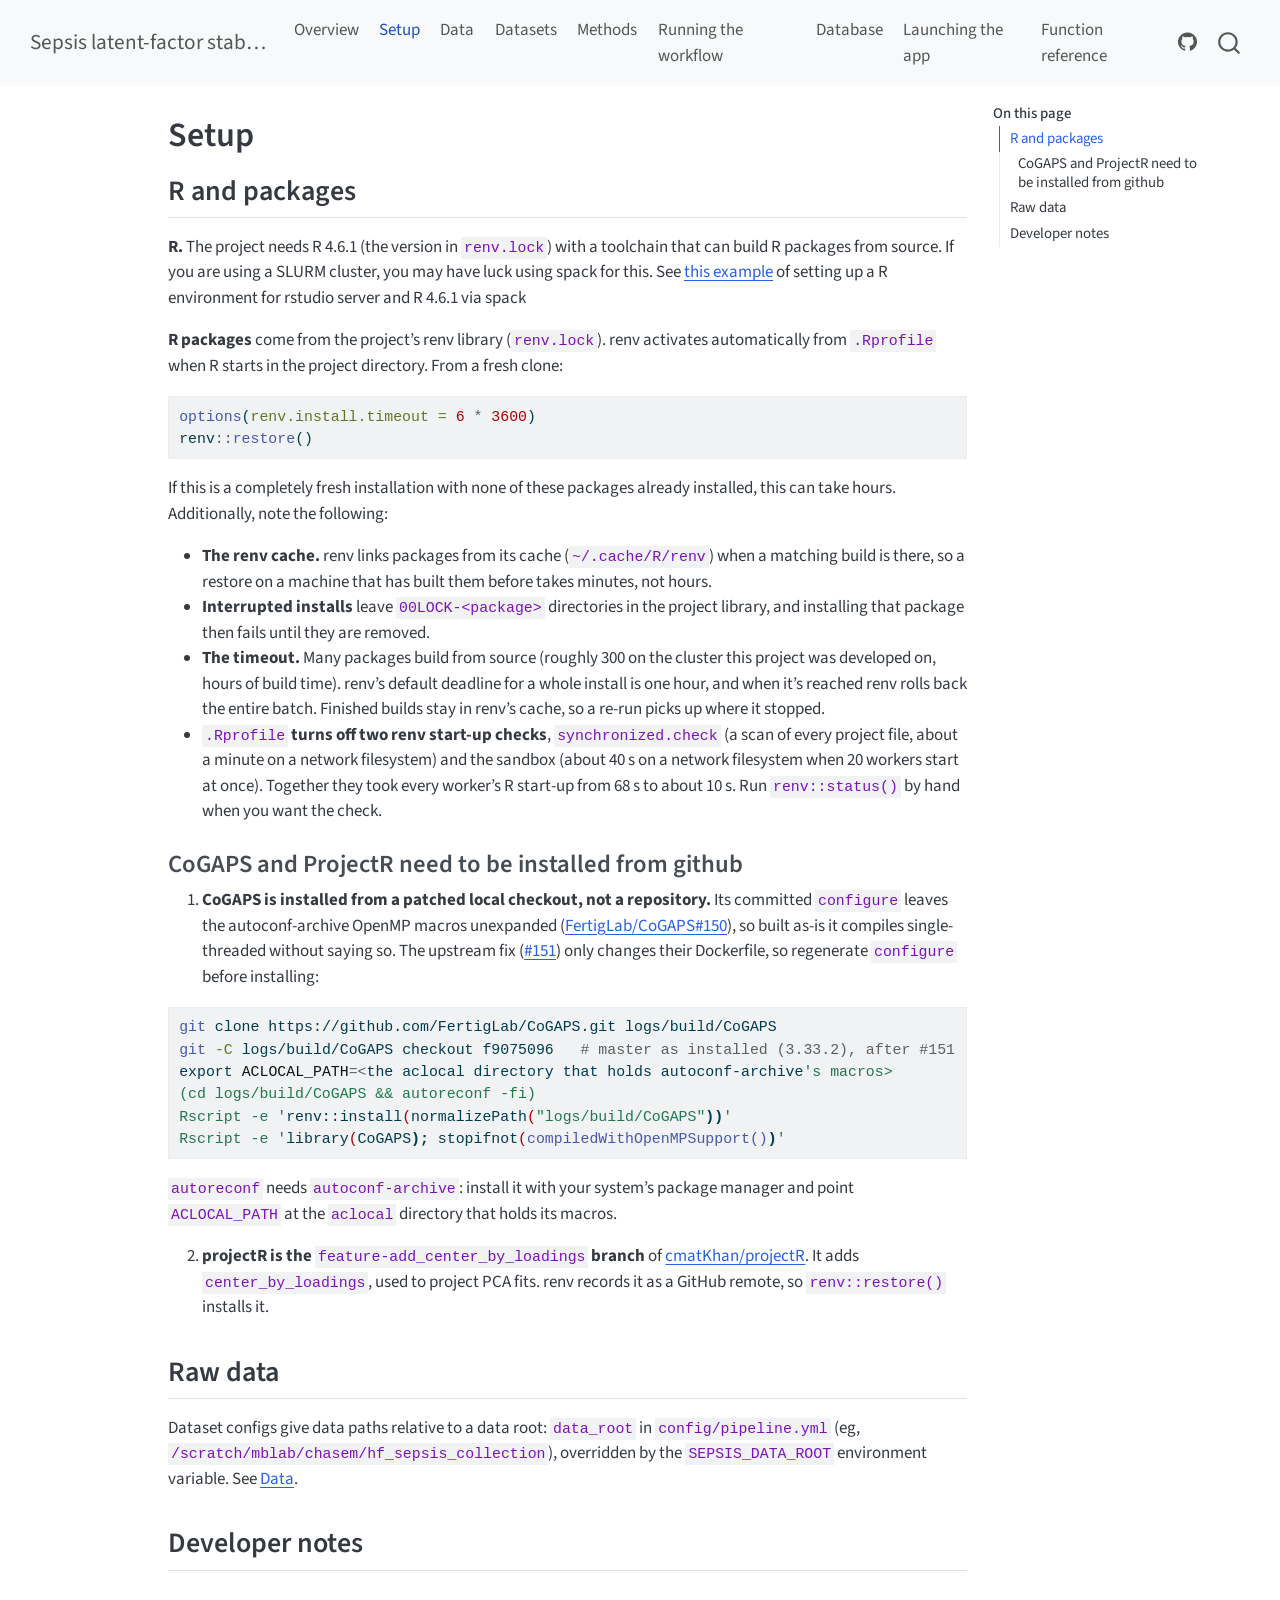
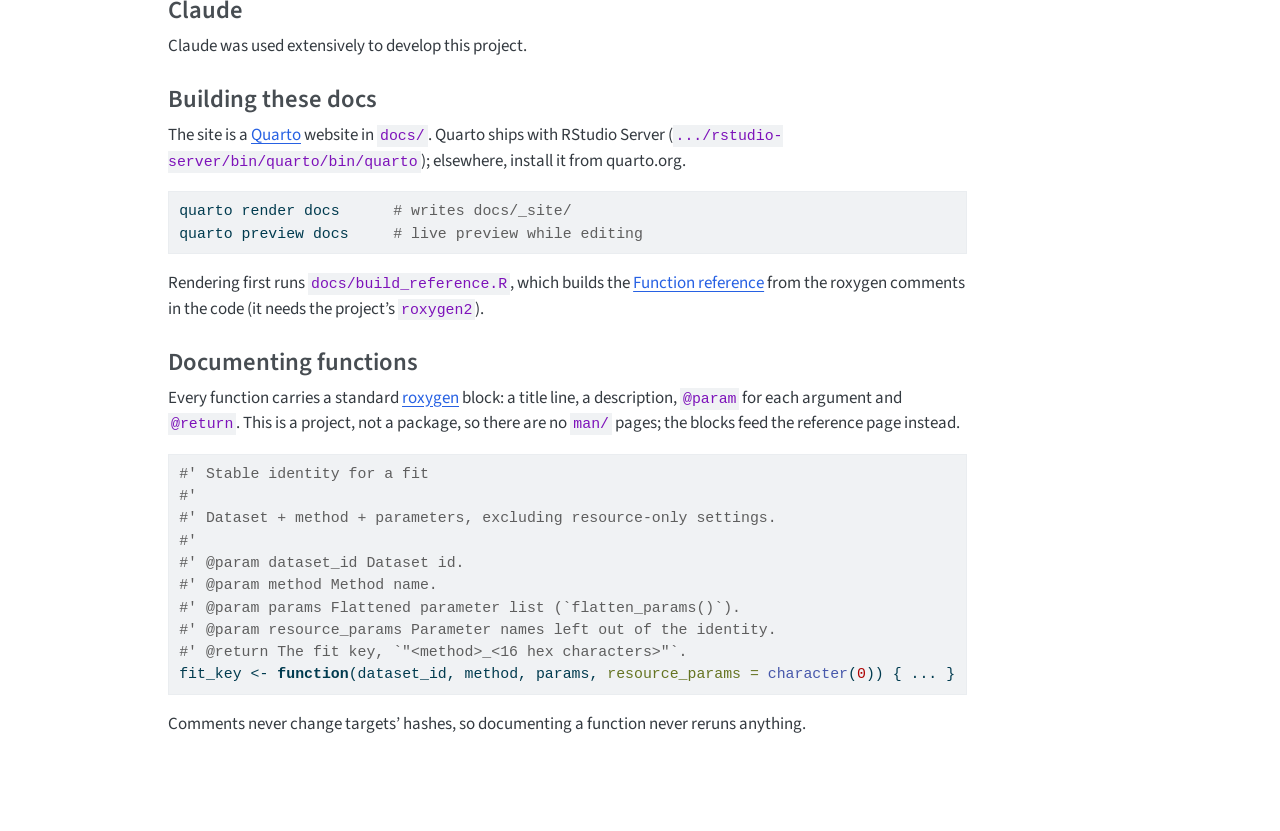
<file: setup.html>
<!DOCTYPE html>
<html xmlns="http://www.w3.org/1999/xhtml" lang="en" xml:lang="en"><head>

<meta charset="utf-8">
<meta name="generator" content="quarto-1.10.19">

<meta name="viewport" content="width=device-width, initial-scale=1.0, user-scalable=yes">


<title>Setup – Sepsis latent-factor stability</title>
<style>
/* Default styles provided by pandoc.
** See https://pandoc.org/MANUAL.html#variables-for-html for config info.
*/
span.smallcaps{font-variant: small-caps;}
div.columns{display: flex; gap: 1.5em;}
div.column{flex: auto;}
@media screen {
div.columns{gap: min(4vw, 1.5em);}
div.column{overflow-x: auto;}
}
div.hanging-indent{margin-left: 1.5em; text-indent: -1.5em;}
ul.task-list{list-style: none;}
ul.task-list li input[type="checkbox"] {
  width: 0.8em;
  margin: 0 0.8em 0.2em -1em; /* quarto-specific, see https://github.com/quarto-dev/quarto-cli/issues/4556 */ 
  vertical-align: middle;
}
/* CSS for syntax highlighting */
html { -webkit-text-size-adjust: 100%; }
pre > code.sourceCode { white-space: pre; position: relative; }
pre > code.sourceCode > span { display: inline-block; line-height: 1.25; }
pre > code.sourceCode > span:empty { height: 1.2em; }
.sourceCode { overflow: visible; }
code.sourceCode > span { color: inherit; text-decoration: inherit; }
div.sourceCode { margin: 1em 0; }
pre.sourceCode { margin: 0; }
@media screen {
div.sourceCode { overflow: auto; }
}
@media print {
pre > code.sourceCode { white-space: pre-wrap; }
pre > code.sourceCode > span { text-indent: -5em; padding-left: 5em; }
}
pre.numberSource code
  { counter-reset: source-line 0; }
pre.numberSource code > span
  { position: relative; left: -4em; counter-increment: source-line; }
pre.numberSource code > span > a:first-child::before
  { content: counter(source-line);
    position: relative; left: -1em; text-align: right; vertical-align: baseline;
    border: none; display: inline-block;
    -webkit-touch-callout: none; -webkit-user-select: none;
    -khtml-user-select: none; -moz-user-select: none;
    -ms-user-select: none; user-select: none;
    padding: 0 4px; width: 4em;
  }
pre.numberSource { margin-left: 3em;  padding-left: 4px; }
div.sourceCode
  {   }
@media screen {
pre > code.sourceCode > span > a:first-child::before { text-decoration: underline; }
}
</style>


<script src="site_libs/quarto-nav/quarto-nav.js"></script>
<script src="site_libs/quarto-nav/headroom.min.js"></script>
<script src="site_libs/clipboard/clipboard.min.js"></script>
<script src="site_libs/quarto-search/autocomplete.umd.js"></script>
<script src="site_libs/quarto-search/fuse.min.js"></script>
<script src="site_libs/quarto-search/quarto-search.js"></script>
<meta name="quarto:offset" content="./">
<script src="site_libs/quarto-html/quarto.js" type="module"></script>
<script src="site_libs/quarto-html/tabsets/tabsets.js" type="module"></script>
<script src="site_libs/quarto-html/popper.min.js"></script>
<script src="site_libs/quarto-html/tippy.umd.min.js"></script>
<script src="site_libs/quarto-html/anchor.min.js"></script>
<link href="site_libs/quarto-html/tippy.css" rel="stylesheet">
<link href="site_libs/quarto-html/quarto-syntax-highlighting-bf27225e3a48a9273f3daa8f8e829971.css" rel="stylesheet" id="quarto-text-highlighting-styles">
<script src="site_libs/bootstrap/bootstrap.min.js"></script>
<link href="site_libs/bootstrap/bootstrap-icons.css" rel="stylesheet">
<link href="site_libs/bootstrap/bootstrap-55617497126496852ff9f5a59253c640.min.css" rel="stylesheet" append-hash="true" id="quarto-bootstrap" data-mode="light">
<script id="quarto-search-options" type="application/json">{
  "location": "navbar",
  "copy-button": false,
  "collapse-after": 3,
  "panel-placement": "end",
  "type": "overlay",
  "limit": 50,
  "keyboard-shortcut": [
    "f",
    "/",
    "s"
  ],
  "show-item-context": false,
  "language": {
    "search-no-results-text": "No results",
    "search-matching-documents-text": "matching documents",
    "search-copy-link-title": "Copy link to search",
    "search-hide-matches-text": "Hide additional matches",
    "search-more-match-text": "more match in this document",
    "search-more-matches-text": "more matches in this document",
    "search-clear-button-title": "Clear",
    "search-text-placeholder": "",
    "search-detached-cancel-button-title": "Cancel",
    "search-submit-button-title": "Submit",
    "search-label": "Search"
  }
}</script>


</head>

<body class="nav-fixed quarto-light">

<div id="quarto-search-results"></div>
  <header id="quarto-header" class="headroom fixed-top">
    <nav class="navbar navbar-expand-lg " data-bs-theme="dark">
      <div class="navbar-container container-fluid">
      <div class="navbar-brand-container mx-auto">
    <a class="navbar-brand" href="./index.html">
    <span class="navbar-title">Sepsis latent-factor stability</span>
    </a>
  </div>
            <div id="quarto-search" class="" title="Search"></div>
          <button class="navbar-toggler" type="button" data-bs-toggle="collapse" data-bs-target="#navbarCollapse" aria-controls="navbarCollapse" role="menu" aria-expanded="false" aria-label="Toggle navigation" onclick="if (window.quartoToggleHeadroom) { window.quartoToggleHeadroom(); }">
  <span class="navbar-toggler-icon"></span>
</button>
          <div class="collapse navbar-collapse" id="navbarCollapse">
            <ul class="navbar-nav navbar-nav-scroll me-auto">
  <li class="nav-item">
    <a class="nav-link" href="./index.html"> 
<span class="menu-text">Overview</span></a>
  </li>  
  <li class="nav-item">
    <a class="nav-link active" href="./setup.html" aria-current="page"> 
<span class="menu-text">Setup</span></a>
  </li>  
  <li class="nav-item">
    <a class="nav-link" href="./data.html"> 
<span class="menu-text">Data</span></a>
  </li>  
  <li class="nav-item">
    <a class="nav-link" href="./datasets.html"> 
<span class="menu-text">Datasets</span></a>
  </li>  
  <li class="nav-item">
    <a class="nav-link" href="./methods.html"> 
<span class="menu-text">Methods</span></a>
  </li>  
  <li class="nav-item">
    <a class="nav-link" href="./workflow.html"> 
<span class="menu-text">Running the workflow</span></a>
  </li>  
  <li class="nav-item">
    <a class="nav-link" href="./database.html"> 
<span class="menu-text">Database</span></a>
  </li>  
  <li class="nav-item">
    <a class="nav-link" href="./app.html"> 
<span class="menu-text">Launching the app</span></a>
  </li>  
  <li class="nav-item">
    <a class="nav-link" href="./reference.html"> 
<span class="menu-text">Function reference</span></a>
  </li>  
</ul>
            <ul class="navbar-nav navbar-nav-scroll ms-auto">
  <li class="nav-item compact">
    <a class="nav-link" href="https://github.com/cmatKhan/sepsis_latent_factor_eda"> <i class="bi bi-github" role="img" aria-label="GitHub">
</i> 
<span class="menu-text"></span></a>
  </li>  
</ul>
          </div> <!-- /navcollapse -->
            <div class="quarto-navbar-tools">
</div>
      </div> <!-- /container-fluid -->
    </nav>
</header>
<!-- content -->
<div id="quarto-content" class="quarto-container page-columns page-rows-contents page-layout-article page-navbar">
<!-- sidebar -->
<!-- margin-sidebar -->
    <div id="quarto-margin-sidebar" class="sidebar margin-sidebar">
        <nav id="TOC" role="doc-toc" class="toc-active">
    <h2 id="toc-title">On this page</h2>
   
  <ul>
  <li><a href="#r-and-packages" id="toc-r-and-packages" class="nav-link active" data-scroll-target="#r-and-packages">R and packages</a>
  <ul class="collapse">
  <li><a href="#cogaps-and-projectr-need-to-be-installed-from-github" id="toc-cogaps-and-projectr-need-to-be-installed-from-github" class="nav-link" data-scroll-target="#cogaps-and-projectr-need-to-be-installed-from-github">CoGAPS and ProjectR need to be installed from github</a></li>
  </ul></li>
  <li><a href="#raw-data" id="toc-raw-data" class="nav-link" data-scroll-target="#raw-data">Raw data</a></li>
  <li><a href="#developer-notes" id="toc-developer-notes" class="nav-link" data-scroll-target="#developer-notes">Developer notes</a>
  <ul class="collapse">
  <li><a href="#claude" id="toc-claude" class="nav-link" data-scroll-target="#claude">Claude</a></li>
  <li><a href="#building-these-docs" id="toc-building-these-docs" class="nav-link" data-scroll-target="#building-these-docs">Building these docs</a></li>
  <li><a href="#documenting-functions" id="toc-documenting-functions" class="nav-link" data-scroll-target="#documenting-functions">Documenting functions</a></li>
  </ul></li>
  </ul>
</nav>
    </div>
<!-- main -->
<main class="content" id="quarto-document-content">

<header id="title-block-header" class="quarto-title-block default">
<div class="quarto-title">
<h1 class="title">Setup</h1>
</div>



<div class="quarto-title-meta">

    
  
    
  </div>
  


</header>


<section id="r-and-packages" class="level2">
<h2 class="anchored" data-anchor-id="r-and-packages">R and packages</h2>
<p><strong>R.</strong> The project needs R 4.6.1 (the version in <code>renv.lock</code>) with a toolchain that can build R packages from source. If you are using a SLURM cluster, you may have luck using spack for this. See <a href="https://github.com/BrentLab/htcf_spack_rstudio_server">this example</a> of setting up a R environment for rstudio server and R 4.6.1 via spack</p>
<p><strong>R packages</strong> come from the project’s renv library (<code>renv.lock</code>). renv activates automatically from <code>.Rprofile</code> when R starts in the project directory. From a fresh clone:</p>
<div class="code-copy-outer-scaffold"><div class="sourceCode" id="cb1"><pre class="sourceCode r code-with-copy"><code class="sourceCode r"><span id="cb1-1"><a href="#cb1-1" aria-hidden="true" tabindex="-1"></a><span class="fu">options</span>(<span class="at">renv.install.timeout =</span> <span class="dv">6</span> <span class="sc">*</span> <span class="dv">3600</span>)</span>
<span id="cb1-2"><a href="#cb1-2" aria-hidden="true" tabindex="-1"></a>renv<span class="sc">::</span><span class="fu">restore</span>()</span></code></pre></div><button title="Copy to Clipboard" class="code-copy-button"><i class="bi"></i></button></div>
<p>If this is a completely fresh installation with none of these packages already installed, this can take hours. Additionally, note the following:</p>
<ul>
<li><strong>The renv cache.</strong> renv links packages from its cache (<code>~/.cache/R/renv</code>) when a matching build is there, so a restore on a machine that has built them before takes minutes, not hours.</li>
<li><strong>Interrupted installs</strong> leave <code>00LOCK-&lt;package&gt;</code> directories in the project library, and installing that package then fails until they are removed.</li>
<li><strong>The timeout.</strong> Many packages build from source (roughly 300 on the cluster this project was developed on, hours of build time). renv’s default deadline for a whole install is one hour, and when it’s reached renv rolls back the entire batch. Finished builds stay in renv’s cache, so a re-run picks up where it stopped.</li>
<li><strong><code>.Rprofile</code> turns off two renv start-up checks</strong>, <code>synchronized.check</code> (a scan of every project file, about a minute on a network filesystem) and the sandbox (about 40 s on a network filesystem when 20 workers start at once). Together they took every worker’s R start-up from 68 s to about 10 s. Run <code>renv::status()</code> by hand when you want the check.</li>
</ul>
<section id="cogaps-and-projectr-need-to-be-installed-from-github" class="level3">
<h3 class="anchored" data-anchor-id="cogaps-and-projectr-need-to-be-installed-from-github">CoGAPS and ProjectR need to be installed from github</h3>
<ol type="1">
<li><strong>CoGAPS is installed from a patched local checkout, not a repository.</strong> Its committed <code>configure</code> leaves the autoconf-archive OpenMP macros unexpanded (<a href="https://github.com/FertigLab/CoGAPS/issues/150">FertigLab/CoGAPS#150</a>), so built as-is it compiles single-threaded without saying so. The upstream fix (<a href="https://github.com/FertigLab/CoGAPS/pull/151">#151</a>) only changes their Dockerfile, so regenerate <code>configure</code> before installing:</li>
</ol>
<div class="code-copy-outer-scaffold"><div class="sourceCode" id="cb2"><pre class="sourceCode sh code-with-copy"><code class="sourceCode bash"><span id="cb2-1"><a href="#cb2-1" aria-hidden="true" tabindex="-1"></a><span class="fu">git</span> clone https://github.com/FertigLab/CoGAPS.git logs/build/CoGAPS</span>
<span id="cb2-2"><a href="#cb2-2" aria-hidden="true" tabindex="-1"></a><span class="fu">git</span> <span class="at">-C</span> logs/build/CoGAPS checkout f9075096   <span class="co"># master as installed (3.33.2), after #151</span></span>
<span id="cb2-3"><a href="#cb2-3" aria-hidden="true" tabindex="-1"></a><span class="bu">export</span> <span class="va">ACLOCAL_PATH</span><span class="op">=&lt;</span>the aclocal directory that holds autoconf-archive<span class="st">'s macros&gt;</span></span>
<span id="cb2-4"><a href="#cb2-4" aria-hidden="true" tabindex="-1"></a><span class="st">(cd logs/build/CoGAPS &amp;&amp; autoreconf -fi)</span></span>
<span id="cb2-5"><a href="#cb2-5" aria-hidden="true" tabindex="-1"></a><span class="st">Rscript -e '</span>renv::install<span class="er">(</span><span class="ex">normalizePath</span><span class="er">(</span><span class="st">"logs/build/CoGAPS"</span><span class="kw">))</span><span class="st">'</span></span>
<span id="cb2-6"><a href="#cb2-6" aria-hidden="true" tabindex="-1"></a><span class="st">Rscript -e '</span><span class="ex">library</span><span class="er">(</span><span class="ex">CoGAPS</span><span class="kw">);</span> <span class="ex">stopifnot</span><span class="er">(</span><span class="fu">compiledWithOpenMPSupport()</span><span class="kw">)</span><span class="st">'</span></span></code></pre></div><button title="Copy to Clipboard" class="code-copy-button"><i class="bi"></i></button></div>
<p><code>autoreconf</code> needs <code>autoconf-archive</code>: install it with your system’s package manager and point <code>ACLOCAL_PATH</code> at the <code>aclocal</code> directory that holds its macros.</p>
<ol start="2" type="1">
<li><strong>projectR is the <code>feature-add_center_by_loadings</code> branch</strong> of <a href="https://github.com/cmatKhan/projectR/tree/feature-add_center_by_loadings">cmatKhan/projectR</a>. It adds <code>center_by_loadings</code>, used to project PCA fits. renv records it as a GitHub remote, so <code>renv::restore()</code> installs it.</li>
</ol>
</section>
</section>
<section id="raw-data" class="level2">
<h2 class="anchored" data-anchor-id="raw-data">Raw data</h2>
<p>Dataset configs give data paths relative to a data root: <code>data_root</code> in <code>config/pipeline.yml</code> (eg, <code>/scratch/mblab/chasem/hf_sepsis_collection</code>), overridden by the <code>SEPSIS_DATA_ROOT</code> environment variable. See <a href="./data.html">Data</a>.</p>
</section>
<section id="developer-notes" class="level2">
<h2 class="anchored" data-anchor-id="developer-notes">Developer notes</h2>
<section id="claude" class="level3">
<h3 class="anchored" data-anchor-id="claude">Claude</h3>
<p>Claude was used extensively to develop this project.</p>
</section>
<section id="building-these-docs" class="level3">
<h3 class="anchored" data-anchor-id="building-these-docs">Building these docs</h3>
<p>The site is a <a href="https://quarto.org">Quarto</a> website in <code>docs/</code>. Quarto ships with RStudio Server (<code>.../rstudio-server/bin/quarto/bin/quarto</code>); elsewhere, install it from quarto.org.</p>
<div class="code-copy-outer-scaffold"><div class="sourceCode" id="cb3"><pre class="sourceCode sh code-with-copy"><code class="sourceCode bash"><span id="cb3-1"><a href="#cb3-1" aria-hidden="true" tabindex="-1"></a><span class="ex">quarto</span> render docs      <span class="co"># writes docs/_site/</span></span>
<span id="cb3-2"><a href="#cb3-2" aria-hidden="true" tabindex="-1"></a><span class="ex">quarto</span> preview docs     <span class="co"># live preview while editing</span></span></code></pre></div><button title="Copy to Clipboard" class="code-copy-button"><i class="bi"></i></button></div>
<p>Rendering first runs <code>docs/build_reference.R</code>, which builds the <a href="./reference.html">Function reference</a> from the roxygen comments in the code (it needs the project’s <code>roxygen2</code>).</p>
</section>
<section id="documenting-functions" class="level3">
<h3 class="anchored" data-anchor-id="documenting-functions">Documenting functions</h3>
<p>Every function carries a standard <a href="https://roxygen2.r-lib.org">roxygen</a> block: a title line, a description, <code>@param</code> for each argument and <code>@return</code>. This is a project, not a package, so there are no <code>man/</code> pages; the blocks feed the reference page instead.</p>
<div class="code-copy-outer-scaffold"><div class="sourceCode" id="cb4"><pre class="sourceCode r code-with-copy"><code class="sourceCode r"><span id="cb4-1"><a href="#cb4-1" aria-hidden="true" tabindex="-1"></a><span class="co">#' Stable identity for a fit</span></span>
<span id="cb4-2"><a href="#cb4-2" aria-hidden="true" tabindex="-1"></a><span class="co">#'</span></span>
<span id="cb4-3"><a href="#cb4-3" aria-hidden="true" tabindex="-1"></a><span class="co">#' Dataset + method + parameters, excluding resource-only settings.</span></span>
<span id="cb4-4"><a href="#cb4-4" aria-hidden="true" tabindex="-1"></a><span class="co">#'</span></span>
<span id="cb4-5"><a href="#cb4-5" aria-hidden="true" tabindex="-1"></a><span class="co">#' @param dataset_id Dataset id.</span></span>
<span id="cb4-6"><a href="#cb4-6" aria-hidden="true" tabindex="-1"></a><span class="co">#' @param method Method name.</span></span>
<span id="cb4-7"><a href="#cb4-7" aria-hidden="true" tabindex="-1"></a><span class="co">#' @param params Flattened parameter list (`flatten_params()`).</span></span>
<span id="cb4-8"><a href="#cb4-8" aria-hidden="true" tabindex="-1"></a><span class="co">#' @param resource_params Parameter names left out of the identity.</span></span>
<span id="cb4-9"><a href="#cb4-9" aria-hidden="true" tabindex="-1"></a><span class="co">#' @return The fit key, `"&lt;method&gt;_&lt;16 hex characters&gt;"`.</span></span>
<span id="cb4-10"><a href="#cb4-10" aria-hidden="true" tabindex="-1"></a>fit_key <span class="ot">&lt;-</span> <span class="cf">function</span>(dataset_id, method, params, <span class="at">resource_params =</span> <span class="fu">character</span>(<span class="dv">0</span>)) { ... }</span></code></pre></div><button title="Copy to Clipboard" class="code-copy-button"><i class="bi"></i></button></div>
<p>Comments never change targets’ hashes, so documenting a function never reruns anything.</p>


</section>
</section>

</main> <!-- /main -->
<script id="quarto-html-after-body" type="application/javascript">
  window.document.addEventListener("DOMContentLoaded", function (event) {
    const icon = "";
    const anchorJS = new window.AnchorJS();
    anchorJS.options = {
      placement: 'right',
      icon: icon
    };
    anchorJS.add('.anchored');
    const isCodeAnnotation = (el) => {
      for (const clz of el.classList) {
        if (clz.startsWith('code-annotation-')) {                     
          return true;
        }
      }
      return false;
    }
    const onCopySuccess = function(e) {
      // button target
      const button = e.trigger;
      // don't keep focus
      button.blur();
      // flash "checked"
      button.classList.add('code-copy-button-checked');
      var currentTitle = button.getAttribute("title");
      button.setAttribute("title", "Copied!");
      let tooltip;
      if (window.bootstrap) {
        button.setAttribute("data-bs-toggle", "tooltip");
        button.setAttribute("data-bs-placement", "left");
        button.setAttribute("data-bs-title", "Copied!");
        tooltip = new bootstrap.Tooltip(button, 
          { trigger: "manual", 
            customClass: "code-copy-button-tooltip",
            offset: [0, -8]});
        tooltip.show();    
      }
      setTimeout(function() {
        if (tooltip) {
          tooltip.hide();
          button.removeAttribute("data-bs-title");
          button.removeAttribute("data-bs-toggle");
          button.removeAttribute("data-bs-placement");
        }
        button.setAttribute("title", currentTitle);
        button.classList.remove('code-copy-button-checked');
      }, 1000);
      // clear code selection
      e.clearSelection();
    }
    const getTextToCopy = function(trigger) {
      const outerScaffold = trigger.parentElement.cloneNode(true);
      const codeEl = outerScaffold.querySelector('code');
      for (const childEl of codeEl.children) {
        if (isCodeAnnotation(childEl)) {
          childEl.remove();
        }
      }
      return codeEl.innerText;
    }
    const clipboard = new window.ClipboardJS('.code-copy-button:not([data-in-quarto-modal])', {
      text: getTextToCopy
    });
    clipboard.on('success', onCopySuccess);
    if (window.document.getElementById('quarto-embedded-source-code-modal')) {
      const clipboardModal = new window.ClipboardJS('.code-copy-button[data-in-quarto-modal]', {
        text: getTextToCopy,
        container: window.document.getElementById('quarto-embedded-source-code-modal')
      });
      clipboardModal.on('success', onCopySuccess);
    }
      var localhostRegex = new RegExp(/^(?:http|https):\/\/localhost\:?[0-9]*\//);
      var mailtoRegex = new RegExp(/^mailto:/);
        var filterRegex = new RegExp("https:\/\/cmatkhan\.github\.io\/sepsis_latent_factor_eda\/");
      var isInternal = (href) => {
          return filterRegex.test(href) || localhostRegex.test(href) || mailtoRegex.test(href);
      }
      // Inspect non-navigation links and adorn them if external
     var links = window.document.querySelectorAll('a[href]:not(.nav-link):not(.navbar-brand):not(.toc-action):not(.sidebar-link):not(.sidebar-item-toggle):not(.pagination-link):not(.no-external):not([aria-hidden]):not(.dropdown-item):not(.quarto-navigation-tool):not(.about-link)');
      for (var i=0; i<links.length; i++) {
        const link = links[i];
        if (!isInternal(link.href)) {
          // undo the damage that might have been done by quarto-nav.js in the case of
          // links that we want to consider external
          if (link.dataset.originalHref !== undefined) {
            link.href = link.dataset.originalHref;
          }
        }
      }
    function tippyHover(el, contentFn, onTriggerFn, onUntriggerFn) {
      const config = {
        allowHTML: true,
        maxWidth: 500,
        delay: 100,
        arrow: false,
        appendTo: function(el) {
            return el.parentElement;
        },
        interactive: true,
        interactiveBorder: 10,
        theme: 'quarto',
        placement: 'bottom-start',
      };
      if (contentFn) {
        config.content = contentFn;
      }
      if (onTriggerFn) {
        config.onTrigger = onTriggerFn;
      }
      if (onUntriggerFn) {
        config.onUntrigger = onUntriggerFn;
      }
      window.tippy(el, config); 
    }
    const noterefs = window.document.querySelectorAll('a[role="doc-noteref"]');
    for (var i=0; i<noterefs.length; i++) {
      const ref = noterefs[i];
      tippyHover(ref, function() {
        // use id or data attribute instead here
        let href = ref.getAttribute('data-footnote-href') || ref.getAttribute('href');
        try { href = new URL(href).hash; } catch {}
        const id = href.replace(/^#\/?/, "");
        const note = window.document.getElementById(id);
        if (note) {
          return note.innerHTML;
        } else {
          return "";
        }
      });
    }
    const xrefs = window.document.querySelectorAll('a.quarto-xref');
    const processXRef = (id, note) => {
      // Strip column container classes
      const stripColumnClz = (el) => {
        el.classList.remove("page-full", "page-columns");
        if (el.children) {
          for (const child of el.children) {
            stripColumnClz(child);
          }
        }
      }
      stripColumnClz(note)
      if (id === null || id.startsWith('sec-')) {
        // Special case sections, only their first couple elements
        const container = document.createElement("div");
        if (note.children && note.children.length > 2) {
          container.appendChild(note.children[0].cloneNode(true));
          for (let i = 1; i < note.children.length; i++) {
            const child = note.children[i];
            if (child.tagName === "P" && child.innerText === "") {
              continue;
            } else {
              container.appendChild(child.cloneNode(true));
              break;
            }
          }
          if (window.Quarto?.typesetMath) {
            window.Quarto.typesetMath(container);
          }
          return container.innerHTML
        } else {
          if (window.Quarto?.typesetMath) {
            window.Quarto.typesetMath(note);
          }
          return note.innerHTML;
        }
      } else {
        // Remove any anchor links if they are present
        const anchorLink = note.querySelector('a.anchorjs-link');
        if (anchorLink) {
          anchorLink.remove();
        }
        if (window.Quarto?.typesetMath) {
          window.Quarto.typesetMath(note);
        }
        if (note.classList.contains("callout")) {
          return note.outerHTML;
        } else {
          return note.innerHTML;
        }
      }
    }
    for (var i=0; i<xrefs.length; i++) {
      const xref = xrefs[i];
      tippyHover(xref, undefined, function(instance) {
        instance.disable();
        let url = xref.getAttribute('href');
        let hash = undefined; 
        if (url.startsWith('#')) {
          hash = url;
        } else {
          try { hash = new URL(url).hash; } catch {}
        }
        if (hash) {
          const id = hash.replace(/^#\/?/, "");
          const note = window.document.getElementById(id);
          if (note !== null) {
            try {
              const html = processXRef(id, note.cloneNode(true));
              instance.setContent(html);
            } finally {
              instance.enable();
              instance.show();
            }
          } else {
            // See if we can fetch this
            fetch(url.split('#')[0])
            .then(res => res.text())
            .then(html => {
              const parser = new DOMParser();
              const htmlDoc = parser.parseFromString(html, "text/html");
              const note = htmlDoc.getElementById(id);
              if (note !== null) {
                const html = processXRef(id, note);
                instance.setContent(html);
              } 
            }).finally(() => {
              instance.enable();
              instance.show();
            });
          }
        } else {
          // See if we can fetch a full url (with no hash to target)
          // This is a special case and we should probably do some content thinning / targeting
          fetch(url)
          .then(res => res.text())
          .then(html => {
            const parser = new DOMParser();
            const htmlDoc = parser.parseFromString(html, "text/html");
            const note = htmlDoc.querySelector('main.content');
            if (note !== null) {
              // This should only happen for chapter cross references
              // (since there is no id in the URL)
              // remove the first header
              if (note.children.length > 0 && note.children[0].tagName === "HEADER") {
                note.children[0].remove();
              }
              const html = processXRef(null, note);
              instance.setContent(html);
            } 
          }).finally(() => {
            instance.enable();
            instance.show();
          });
        }
      }, function(instance) {
      });
    }
        let selectedAnnoteEl;
        const selectorForAnnotation = ( cell, annotation) => {
          let cellAttr = 'data-code-cell="' + cell + '"';
          let lineAttr = 'data-code-annotation="' +  annotation + '"';
          const selector = 'span[' + cellAttr + '][' + lineAttr + ']';
          return selector;
        }
        const selectCodeLines = (annoteEl) => {
          const doc = window.document;
          const targetCell = annoteEl.getAttribute("data-target-cell");
          const targetAnnotation = annoteEl.getAttribute("data-target-annotation");
          const annoteSpan = window.document.querySelector(selectorForAnnotation(targetCell, targetAnnotation));
          const lines = annoteSpan.getAttribute("data-code-lines").split(",");
          const lineIds = lines.map((line) => {
            return targetCell + "-" + line;
          })
          let top = null;
          let height = null;
          let parent = null;
          if (lineIds.length > 0) {
              //compute the position of the single el (top and bottom and make a div)
              const el = window.document.getElementById(lineIds[0]);
              top = el.offsetTop;
              height = el.offsetHeight;
              parent = el.parentElement.parentElement;
            if (lineIds.length > 1) {
              const lastEl = window.document.getElementById(lineIds[lineIds.length - 1]);
              const bottom = lastEl.offsetTop + lastEl.offsetHeight;
              height = bottom - top;
            }
            if (top !== null && height !== null && parent !== null) {
              // cook up a div (if necessary) and position it 
              let div = window.document.getElementById("code-annotation-line-highlight");
              if (div === null) {
                div = window.document.createElement("div");
                div.setAttribute("id", "code-annotation-line-highlight");
                div.style.position = 'absolute';
                parent.appendChild(div);
              }
              div.style.top = top - 2 + "px";
              div.style.height = height + 4 + "px";
              div.style.left = 0;
              let gutterDiv = window.document.getElementById("code-annotation-line-highlight-gutter");
              if (gutterDiv === null) {
                gutterDiv = window.document.createElement("div");
                gutterDiv.setAttribute("id", "code-annotation-line-highlight-gutter");
                gutterDiv.style.position = 'absolute';
                const codeCell = window.document.getElementById(targetCell);
                const gutter = codeCell.querySelector('.code-annotation-gutter');
                gutter.appendChild(gutterDiv);
              }
              gutterDiv.style.top = top - 2 + "px";
              gutterDiv.style.height = height + 4 + "px";
            }
            selectedAnnoteEl = annoteEl;
          }
        };
        const unselectCodeLines = () => {
          const elementsIds = ["code-annotation-line-highlight", "code-annotation-line-highlight-gutter"];
          elementsIds.forEach((elId) => {
            const div = window.document.getElementById(elId);
            if (div) {
              div.remove();
            }
          });
          selectedAnnoteEl = undefined;
        };
          // Handle positioning of the toggle
      window.addEventListener(
        "resize",
        throttle(() => {
          elRect = undefined;
          if (selectedAnnoteEl) {
            selectCodeLines(selectedAnnoteEl);
          }
        }, 10)
      );
      function throttle(fn, ms) {
      let throttle = false;
      let timer;
        return (...args) => {
          if(!throttle) { // first call gets through
              fn.apply(this, args);
              throttle = true;
          } else { // all the others get throttled
              if(timer) clearTimeout(timer); // cancel #2
              timer = setTimeout(() => {
                fn.apply(this, args);
                timer = throttle = false;
              }, ms);
          }
        };
      }
        // Attach click handler to the DT
        const annoteDls = window.document.querySelectorAll('dt[data-target-cell]');
        for (const annoteDlNode of annoteDls) {
          annoteDlNode.addEventListener('click', (event) => {
            const clickedEl = event.target;
            if (clickedEl !== selectedAnnoteEl) {
              unselectCodeLines();
              const activeEl = window.document.querySelector('dt[data-target-cell].code-annotation-active');
              if (activeEl) {
                activeEl.classList.remove('code-annotation-active');
              }
              selectCodeLines(clickedEl);
              clickedEl.classList.add('code-annotation-active');
            } else {
              // Unselect the line
              unselectCodeLines();
              clickedEl.classList.remove('code-annotation-active');
            }
          });
        }
    const findCites = (el) => {
      const parentEl = el.parentElement;
      if (parentEl) {
        const cites = parentEl.dataset.cites;
        if (cites) {
          return {
            el,
            cites: cites.split(' ')
          };
        } else {
          return findCites(el.parentElement)
        }
      } else {
        return undefined;
      }
    };
    var bibliorefs = window.document.querySelectorAll('a[role="doc-biblioref"]');
    for (var i=0; i<bibliorefs.length; i++) {
      const ref = bibliorefs[i];
      const citeInfo = findCites(ref);
      if (citeInfo) {
        tippyHover(citeInfo.el, function() {
          var popup = window.document.createElement('div');
          citeInfo.cites.forEach(function(cite) {
            var citeDiv = window.document.createElement('div');
            citeDiv.classList.add('hanging-indent');
            citeDiv.classList.add('csl-entry');
            var biblioDiv = window.document.getElementById('ref-' + cite);
            if (biblioDiv) {
              citeDiv.innerHTML = biblioDiv.innerHTML;
            }
            popup.appendChild(citeDiv);
          });
          return popup.innerHTML;
        });
      }
    }
  });
  </script>
</div> <!-- /content -->




</body></html>
</file>
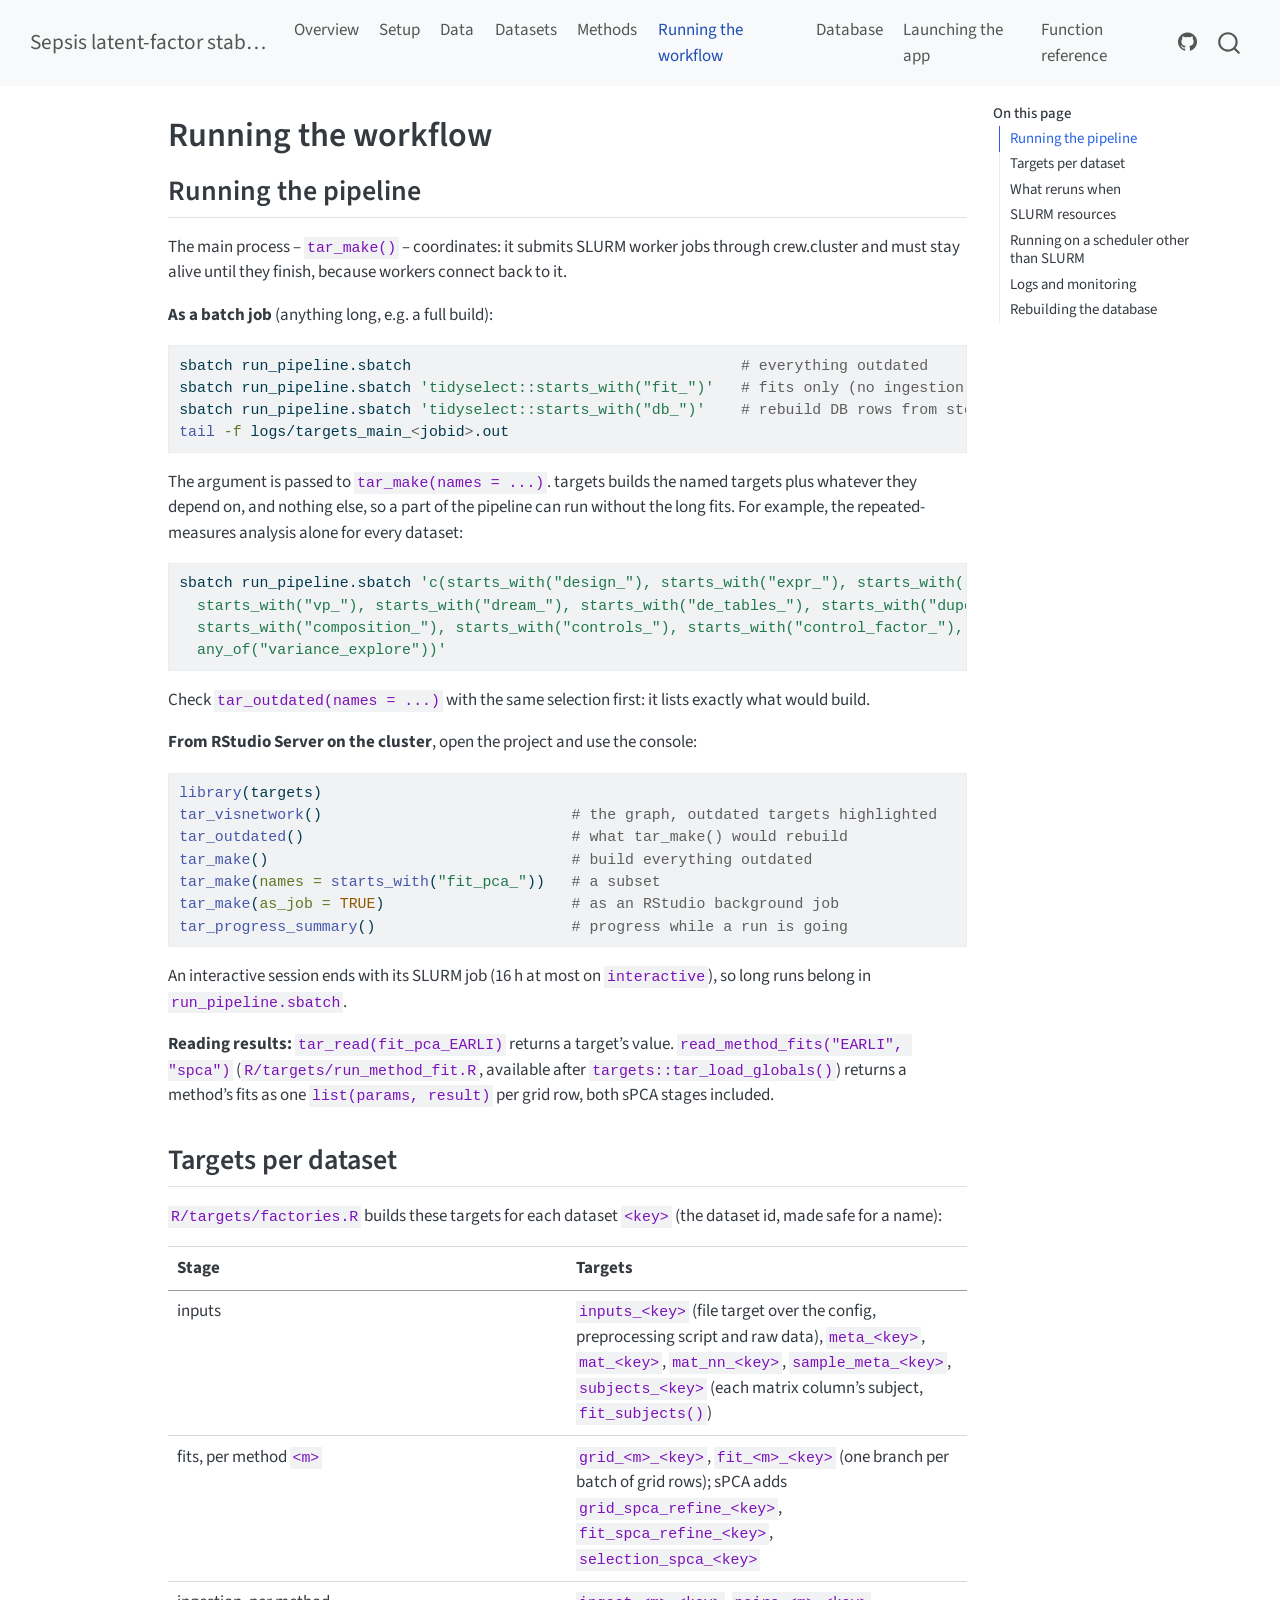
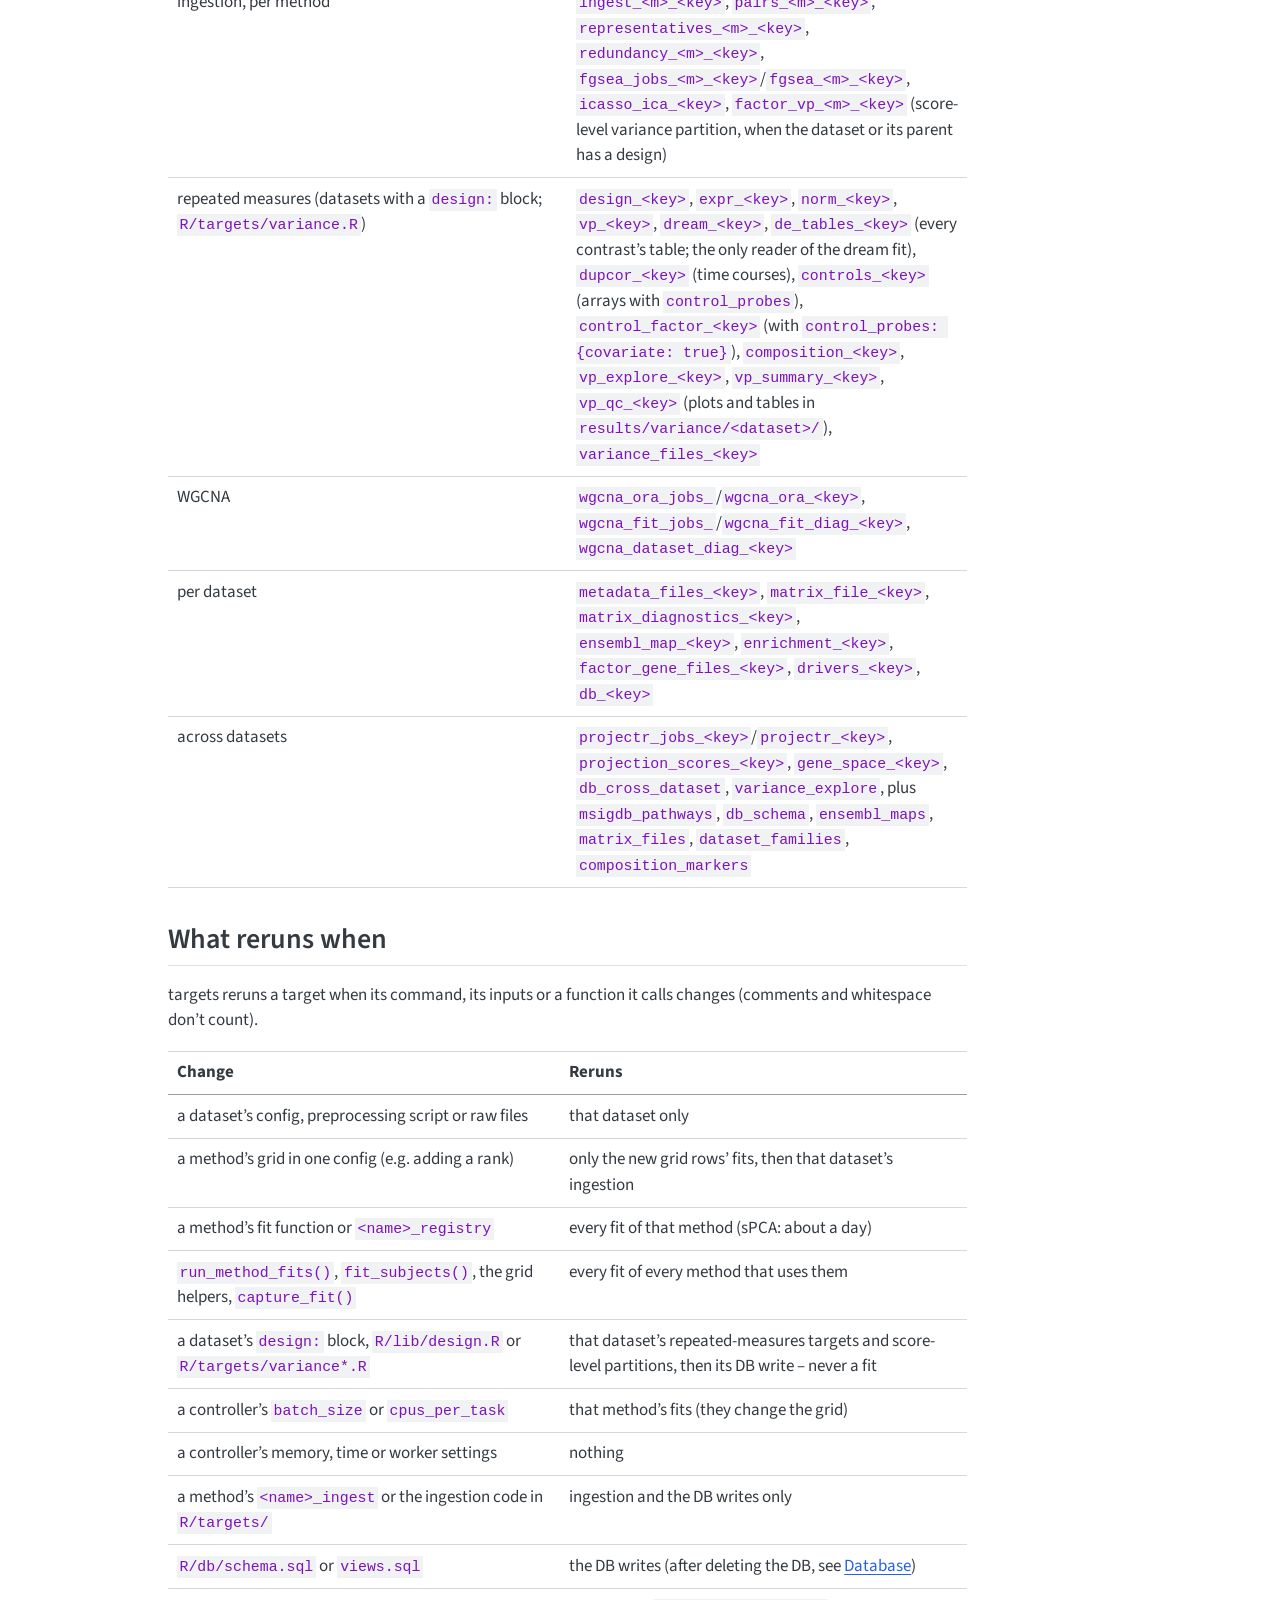
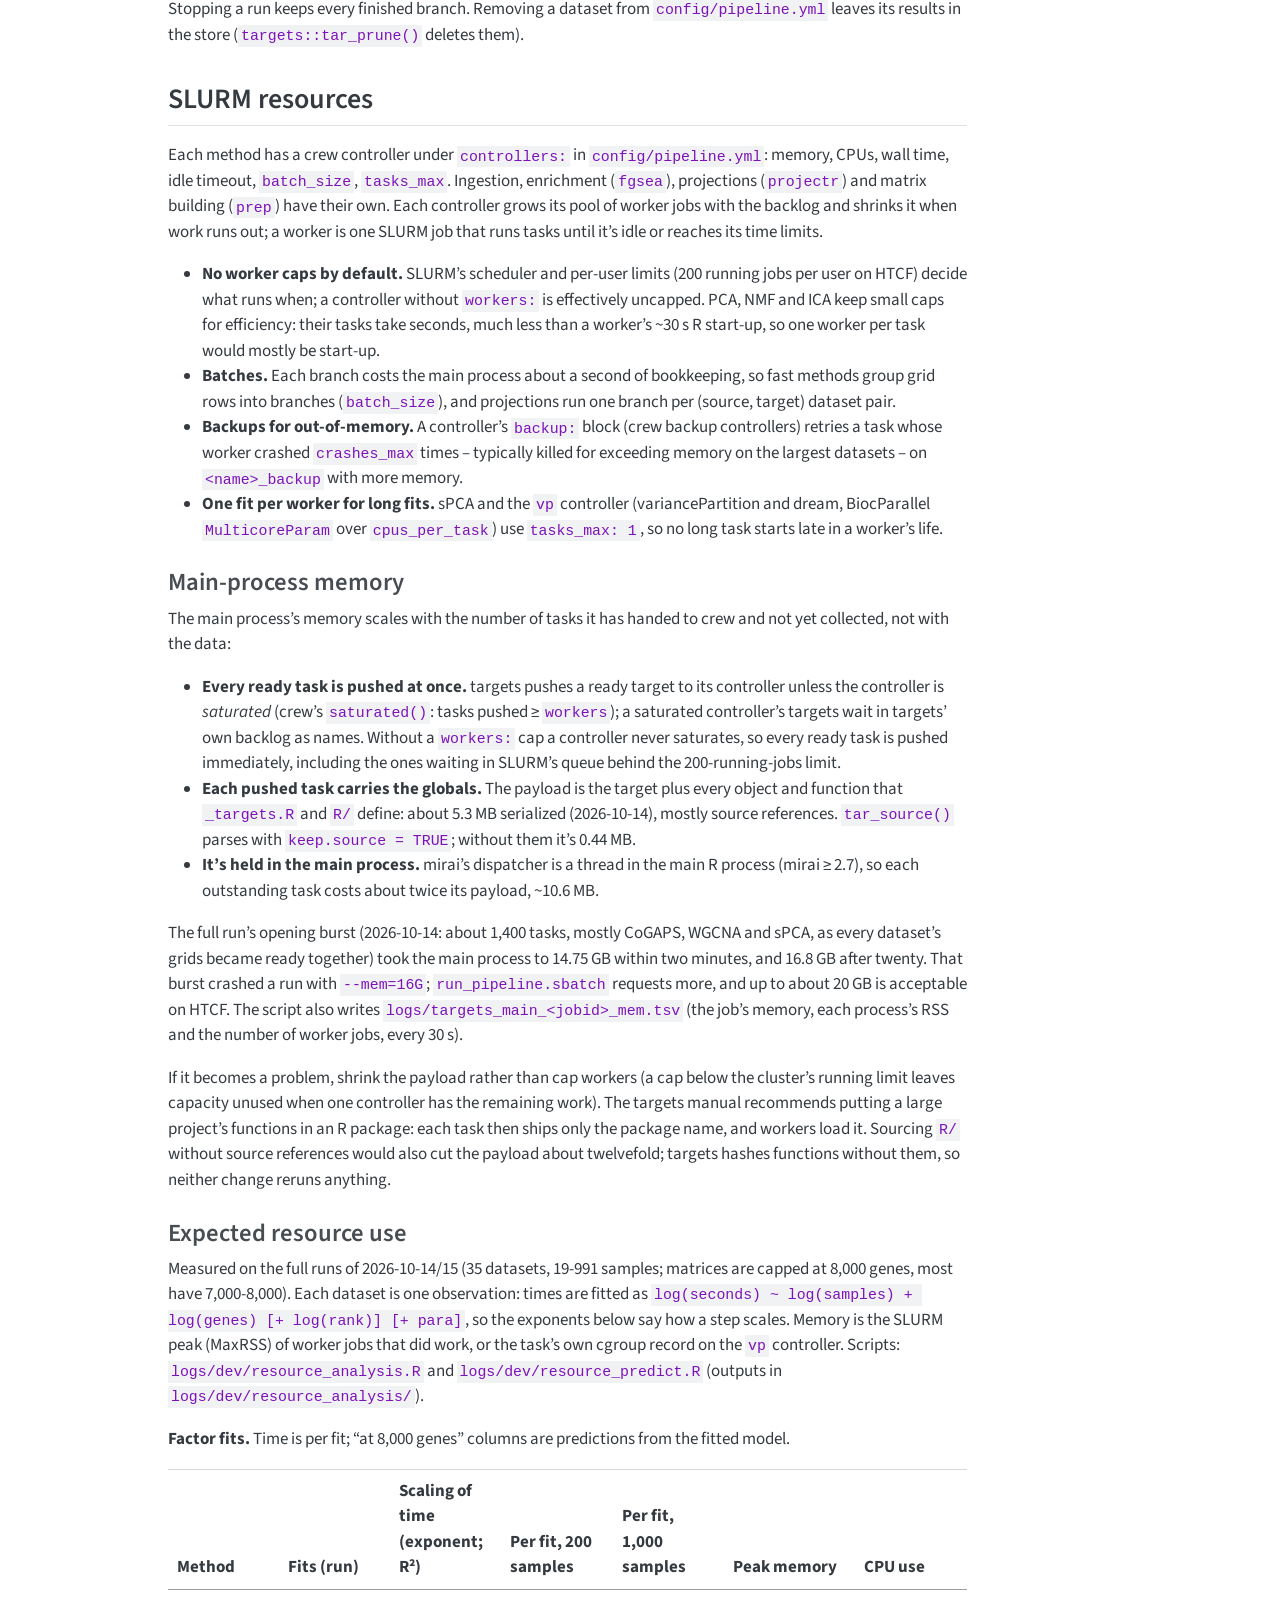
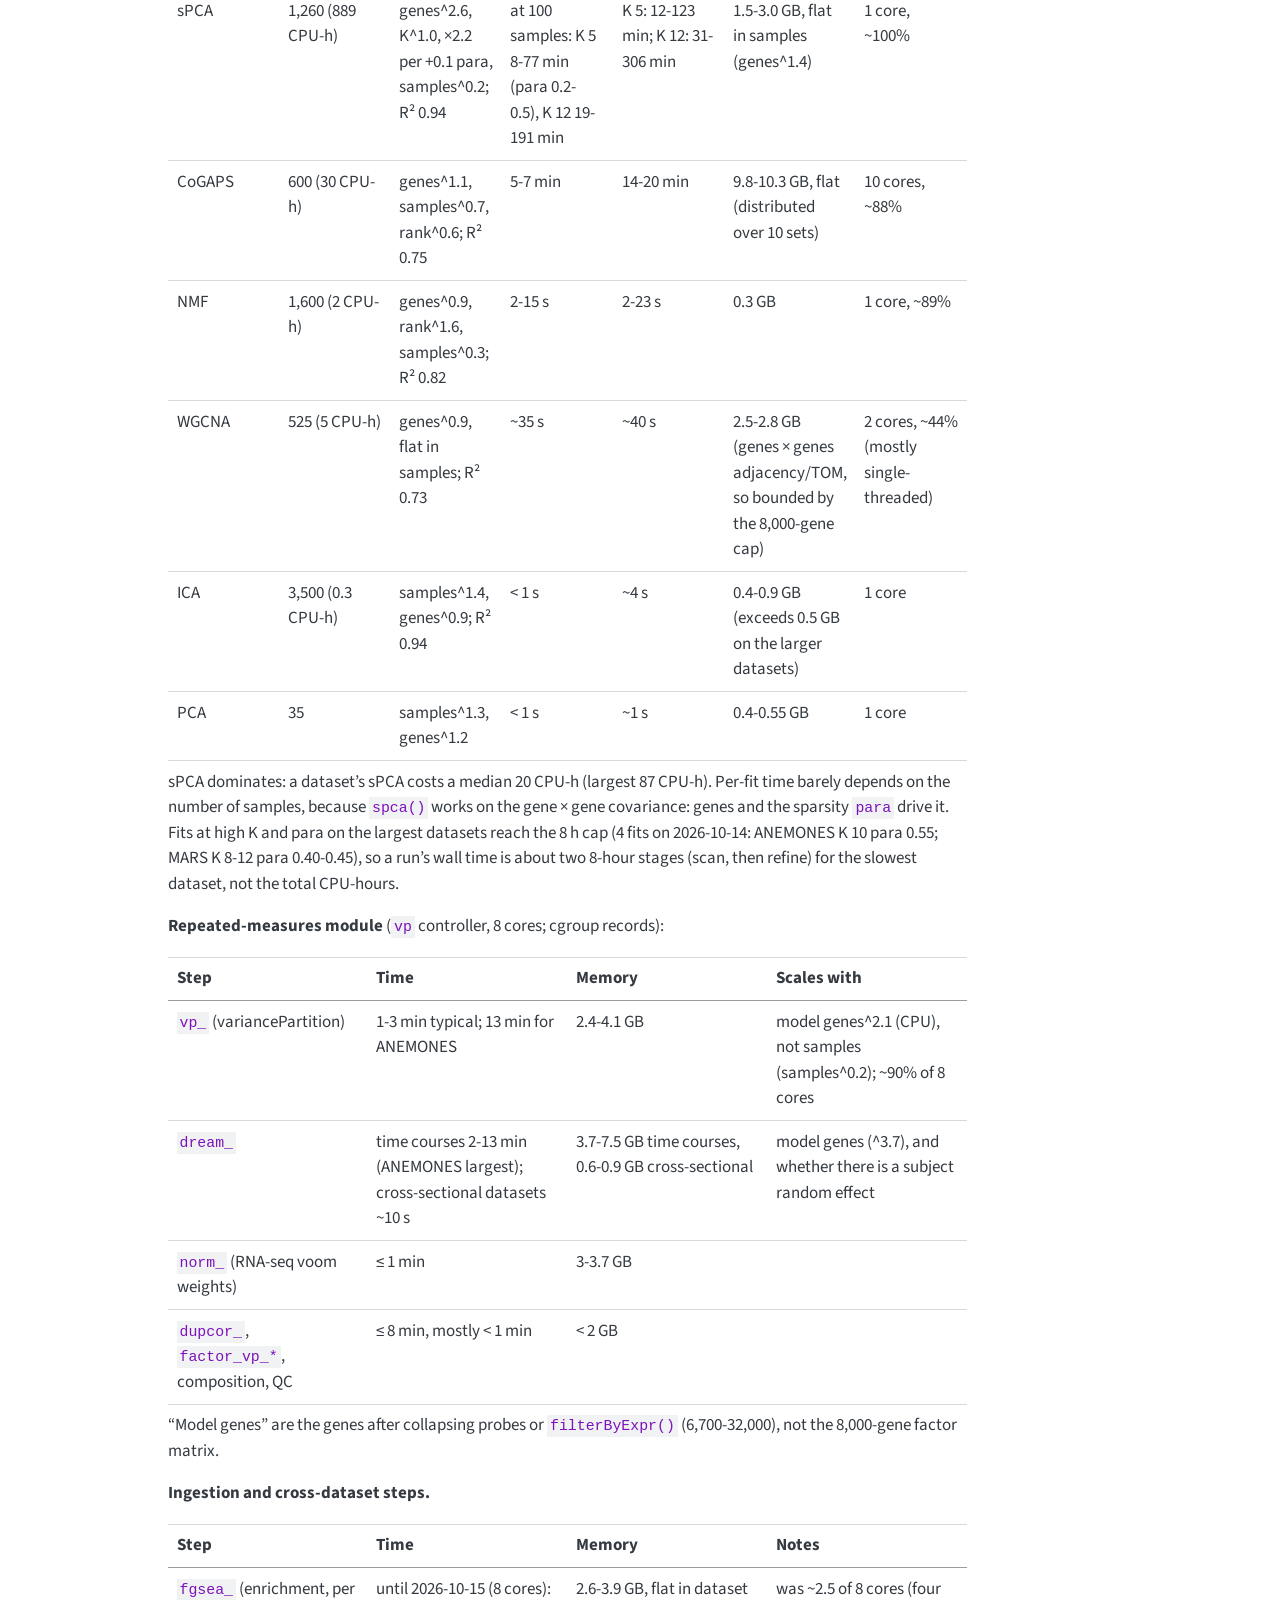
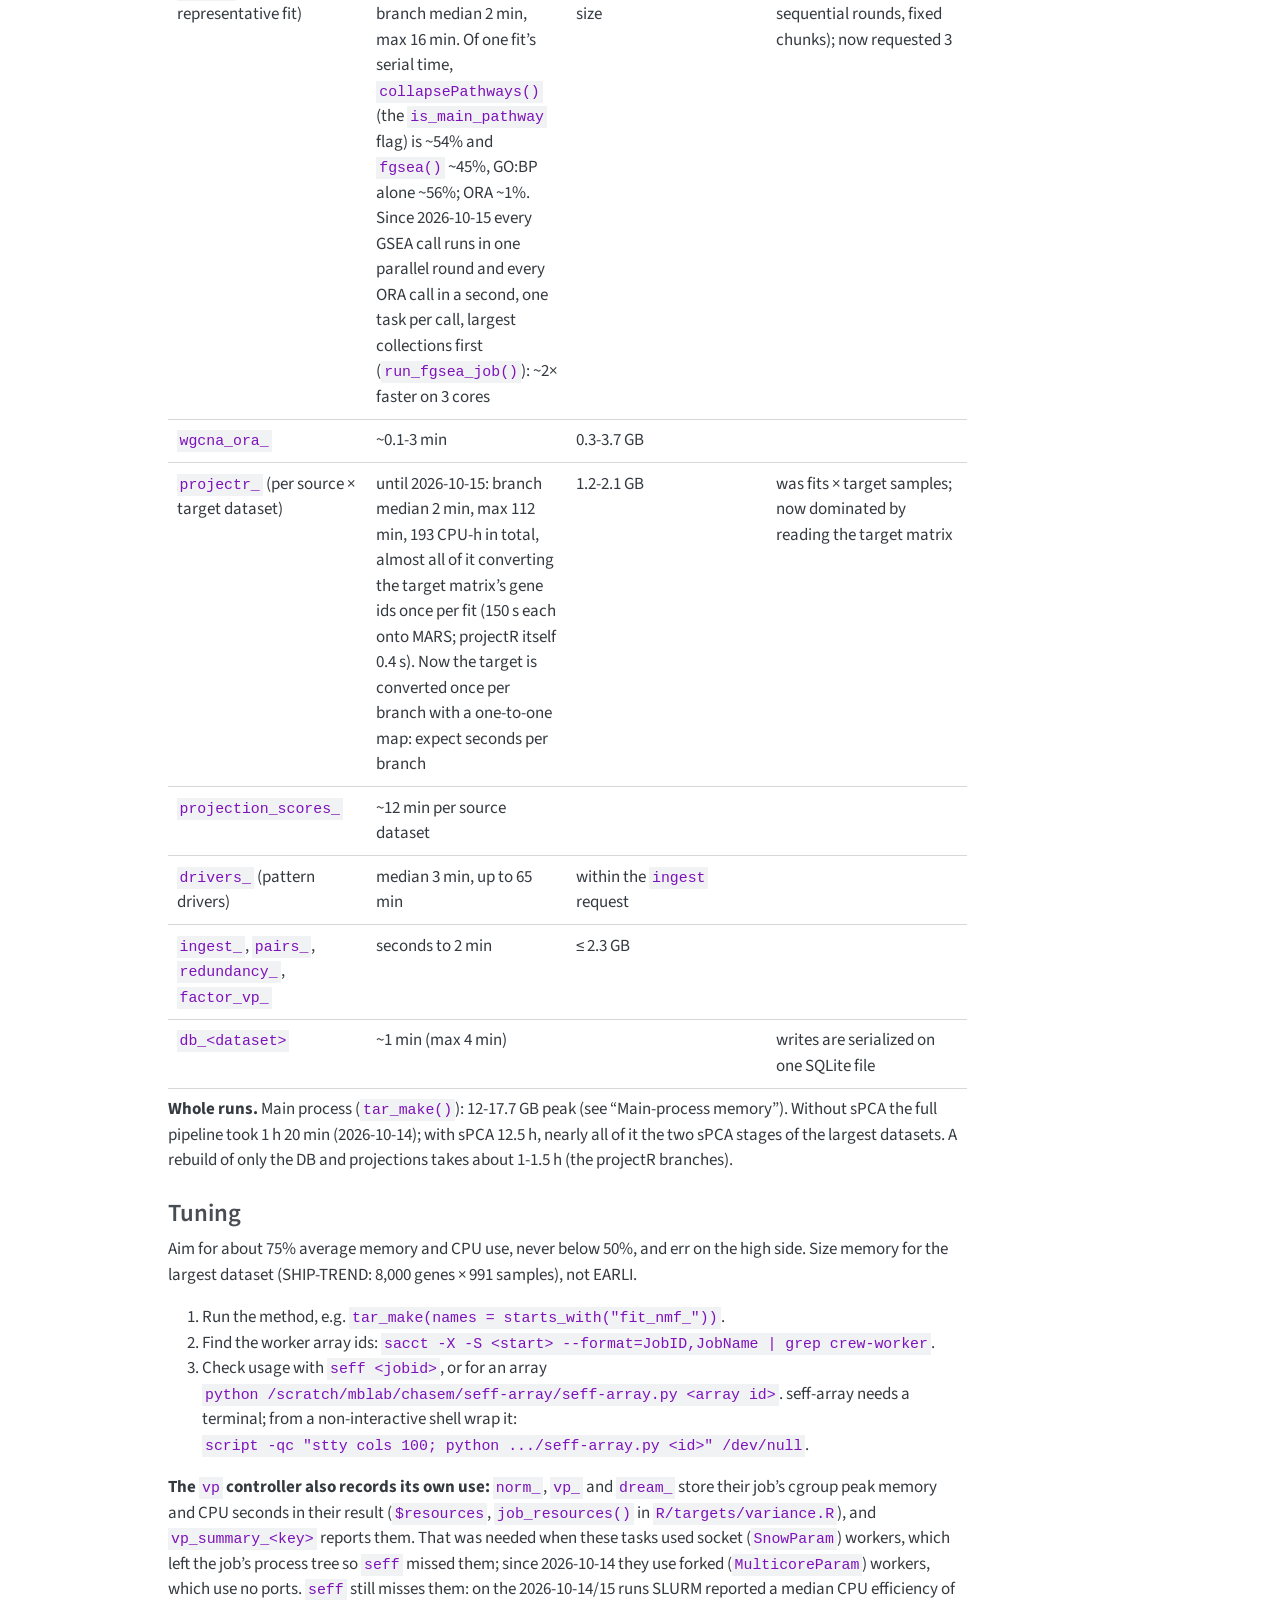
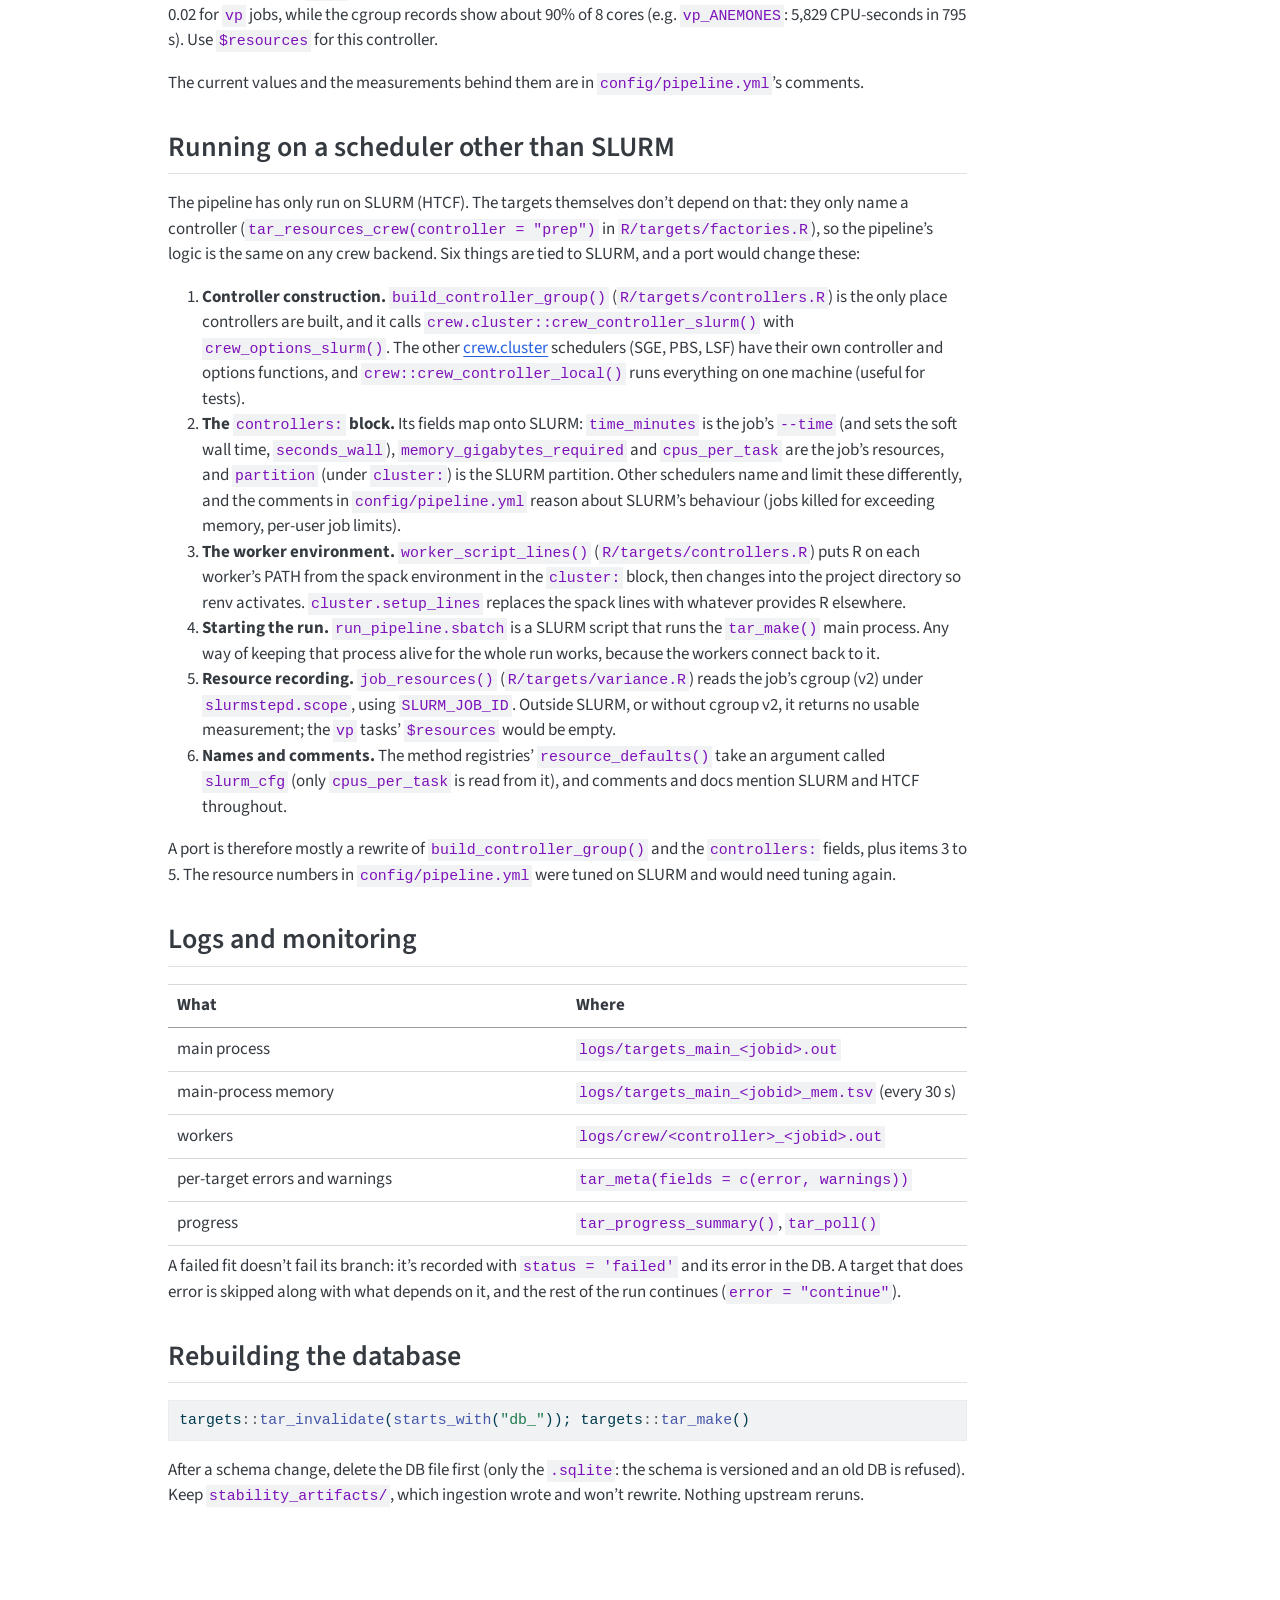
<file: workflow.html>
<!DOCTYPE html>
<html xmlns="http://www.w3.org/1999/xhtml" lang="en" xml:lang="en"><head>

<meta charset="utf-8">
<meta name="generator" content="quarto-1.10.19">

<meta name="viewport" content="width=device-width, initial-scale=1.0, user-scalable=yes">


<title>Running the workflow – Sepsis latent-factor stability</title>
<style>
/* Default styles provided by pandoc.
** See https://pandoc.org/MANUAL.html#variables-for-html for config info.
*/
span.smallcaps{font-variant: small-caps;}
div.columns{display: flex; gap: 1.5em;}
div.column{flex: auto;}
@media screen {
div.columns{gap: min(4vw, 1.5em);}
div.column{overflow-x: auto;}
}
div.hanging-indent{margin-left: 1.5em; text-indent: -1.5em;}
ul.task-list{list-style: none;}
ul.task-list li input[type="checkbox"] {
  width: 0.8em;
  margin: 0 0.8em 0.2em -1em; /* quarto-specific, see https://github.com/quarto-dev/quarto-cli/issues/4556 */ 
  vertical-align: middle;
}
/* CSS for syntax highlighting */
html { -webkit-text-size-adjust: 100%; }
pre > code.sourceCode { white-space: pre; position: relative; }
pre > code.sourceCode > span { display: inline-block; line-height: 1.25; }
pre > code.sourceCode > span:empty { height: 1.2em; }
.sourceCode { overflow: visible; }
code.sourceCode > span { color: inherit; text-decoration: inherit; }
div.sourceCode { margin: 1em 0; }
pre.sourceCode { margin: 0; }
@media screen {
div.sourceCode { overflow: auto; }
}
@media print {
pre > code.sourceCode { white-space: pre-wrap; }
pre > code.sourceCode > span { text-indent: -5em; padding-left: 5em; }
}
pre.numberSource code
  { counter-reset: source-line 0; }
pre.numberSource code > span
  { position: relative; left: -4em; counter-increment: source-line; }
pre.numberSource code > span > a:first-child::before
  { content: counter(source-line);
    position: relative; left: -1em; text-align: right; vertical-align: baseline;
    border: none; display: inline-block;
    -webkit-touch-callout: none; -webkit-user-select: none;
    -khtml-user-select: none; -moz-user-select: none;
    -ms-user-select: none; user-select: none;
    padding: 0 4px; width: 4em;
  }
pre.numberSource { margin-left: 3em;  padding-left: 4px; }
div.sourceCode
  {   }
@media screen {
pre > code.sourceCode > span > a:first-child::before { text-decoration: underline; }
}
</style>


<script src="site_libs/quarto-nav/quarto-nav.js"></script>
<script src="site_libs/quarto-nav/headroom.min.js"></script>
<script src="site_libs/clipboard/clipboard.min.js"></script>
<script src="site_libs/quarto-search/autocomplete.umd.js"></script>
<script src="site_libs/quarto-search/fuse.min.js"></script>
<script src="site_libs/quarto-search/quarto-search.js"></script>
<meta name="quarto:offset" content="./">
<script src="site_libs/quarto-html/quarto.js" type="module"></script>
<script src="site_libs/quarto-html/tabsets/tabsets.js" type="module"></script>
<script src="site_libs/quarto-html/popper.min.js"></script>
<script src="site_libs/quarto-html/tippy.umd.min.js"></script>
<script src="site_libs/quarto-html/anchor.min.js"></script>
<link href="site_libs/quarto-html/tippy.css" rel="stylesheet">
<link href="site_libs/quarto-html/quarto-syntax-highlighting-bf27225e3a48a9273f3daa8f8e829971.css" rel="stylesheet" id="quarto-text-highlighting-styles">
<script src="site_libs/bootstrap/bootstrap.min.js"></script>
<link href="site_libs/bootstrap/bootstrap-icons.css" rel="stylesheet">
<link href="site_libs/bootstrap/bootstrap-55617497126496852ff9f5a59253c640.min.css" rel="stylesheet" append-hash="true" id="quarto-bootstrap" data-mode="light">
<script id="quarto-search-options" type="application/json">{
  "location": "navbar",
  "copy-button": false,
  "collapse-after": 3,
  "panel-placement": "end",
  "type": "overlay",
  "limit": 50,
  "keyboard-shortcut": [
    "f",
    "/",
    "s"
  ],
  "show-item-context": false,
  "language": {
    "search-no-results-text": "No results",
    "search-matching-documents-text": "matching documents",
    "search-copy-link-title": "Copy link to search",
    "search-hide-matches-text": "Hide additional matches",
    "search-more-match-text": "more match in this document",
    "search-more-matches-text": "more matches in this document",
    "search-clear-button-title": "Clear",
    "search-text-placeholder": "",
    "search-detached-cancel-button-title": "Cancel",
    "search-submit-button-title": "Submit",
    "search-label": "Search"
  }
}</script>


</head>

<body class="nav-fixed quarto-light">

<div id="quarto-search-results"></div>
  <header id="quarto-header" class="headroom fixed-top">
    <nav class="navbar navbar-expand-lg " data-bs-theme="dark">
      <div class="navbar-container container-fluid">
      <div class="navbar-brand-container mx-auto">
    <a class="navbar-brand" href="./index.html">
    <span class="navbar-title">Sepsis latent-factor stability</span>
    </a>
  </div>
            <div id="quarto-search" class="" title="Search"></div>
          <button class="navbar-toggler" type="button" data-bs-toggle="collapse" data-bs-target="#navbarCollapse" aria-controls="navbarCollapse" role="menu" aria-expanded="false" aria-label="Toggle navigation" onclick="if (window.quartoToggleHeadroom) { window.quartoToggleHeadroom(); }">
  <span class="navbar-toggler-icon"></span>
</button>
          <div class="collapse navbar-collapse" id="navbarCollapse">
            <ul class="navbar-nav navbar-nav-scroll me-auto">
  <li class="nav-item">
    <a class="nav-link" href="./index.html"> 
<span class="menu-text">Overview</span></a>
  </li>  
  <li class="nav-item">
    <a class="nav-link" href="./setup.html"> 
<span class="menu-text">Setup</span></a>
  </li>  
  <li class="nav-item">
    <a class="nav-link" href="./data.html"> 
<span class="menu-text">Data</span></a>
  </li>  
  <li class="nav-item">
    <a class="nav-link" href="./datasets.html"> 
<span class="menu-text">Datasets</span></a>
  </li>  
  <li class="nav-item">
    <a class="nav-link" href="./methods.html"> 
<span class="menu-text">Methods</span></a>
  </li>  
  <li class="nav-item">
    <a class="nav-link active" href="./workflow.html" aria-current="page"> 
<span class="menu-text">Running the workflow</span></a>
  </li>  
  <li class="nav-item">
    <a class="nav-link" href="./database.html"> 
<span class="menu-text">Database</span></a>
  </li>  
  <li class="nav-item">
    <a class="nav-link" href="./app.html"> 
<span class="menu-text">Launching the app</span></a>
  </li>  
  <li class="nav-item">
    <a class="nav-link" href="./reference.html"> 
<span class="menu-text">Function reference</span></a>
  </li>  
</ul>
            <ul class="navbar-nav navbar-nav-scroll ms-auto">
  <li class="nav-item compact">
    <a class="nav-link" href="https://github.com/cmatKhan/sepsis_latent_factor_eda"> <i class="bi bi-github" role="img" aria-label="GitHub">
</i> 
<span class="menu-text"></span></a>
  </li>  
</ul>
          </div> <!-- /navcollapse -->
            <div class="quarto-navbar-tools">
</div>
      </div> <!-- /container-fluid -->
    </nav>
</header>
<!-- content -->
<div id="quarto-content" class="quarto-container page-columns page-rows-contents page-layout-article page-navbar">
<!-- sidebar -->
<!-- margin-sidebar -->
    <div id="quarto-margin-sidebar" class="sidebar margin-sidebar">
        <nav id="TOC" role="doc-toc" class="toc-active">
    <h2 id="toc-title">On this page</h2>
   
  <ul>
  <li><a href="#running-the-pipeline" id="toc-running-the-pipeline" class="nav-link active" data-scroll-target="#running-the-pipeline">Running the pipeline</a></li>
  <li><a href="#targets-per-dataset" id="toc-targets-per-dataset" class="nav-link" data-scroll-target="#targets-per-dataset">Targets per dataset</a></li>
  <li><a href="#what-reruns-when" id="toc-what-reruns-when" class="nav-link" data-scroll-target="#what-reruns-when">What reruns when</a></li>
  <li><a href="#slurm-resources" id="toc-slurm-resources" class="nav-link" data-scroll-target="#slurm-resources">SLURM resources</a>
  <ul class="collapse">
  <li><a href="#main-process-memory" id="toc-main-process-memory" class="nav-link" data-scroll-target="#main-process-memory">Main-process memory</a></li>
  <li><a href="#expected-resource-use" id="toc-expected-resource-use" class="nav-link" data-scroll-target="#expected-resource-use">Expected resource use</a></li>
  <li><a href="#tuning" id="toc-tuning" class="nav-link" data-scroll-target="#tuning">Tuning</a></li>
  </ul></li>
  <li><a href="#running-on-a-scheduler-other-than-slurm" id="toc-running-on-a-scheduler-other-than-slurm" class="nav-link" data-scroll-target="#running-on-a-scheduler-other-than-slurm">Running on a scheduler other than SLURM</a></li>
  <li><a href="#logs-and-monitoring" id="toc-logs-and-monitoring" class="nav-link" data-scroll-target="#logs-and-monitoring">Logs and monitoring</a></li>
  <li><a href="#rebuilding-the-database" id="toc-rebuilding-the-database" class="nav-link" data-scroll-target="#rebuilding-the-database">Rebuilding the database</a></li>
  </ul>
</nav>
    </div>
<!-- main -->
<main class="content" id="quarto-document-content">

<header id="title-block-header" class="quarto-title-block default">
<div class="quarto-title">
<h1 class="title">Running the workflow</h1>
</div>



<div class="quarto-title-meta">

    
  
    
  </div>
  


</header>


<section id="running-the-pipeline" class="level2">
<h2 class="anchored" data-anchor-id="running-the-pipeline">Running the pipeline</h2>
<p>The main process – <code>tar_make()</code> – coordinates: it submits SLURM worker jobs through crew.cluster and must stay alive until they finish, because workers connect back to it.</p>
<p><strong>As a batch job</strong> (anything long, e.g.&nbsp;a full build):</p>
<div class="code-copy-outer-scaffold"><div class="sourceCode" id="cb1"><pre class="sourceCode sh code-with-copy"><code class="sourceCode bash"><span id="cb1-1"><a href="#cb1-1" aria-hidden="true" tabindex="-1"></a><span class="ex">sbatch</span> run_pipeline.sbatch                                     <span class="co"># everything outdated</span></span>
<span id="cb1-2"><a href="#cb1-2" aria-hidden="true" tabindex="-1"></a><span class="ex">sbatch</span> run_pipeline.sbatch <span class="st">'tidyselect::starts_with("fit_")'</span>   <span class="co"># fits only (no ingestion)</span></span>
<span id="cb1-3"><a href="#cb1-3" aria-hidden="true" tabindex="-1"></a><span class="ex">sbatch</span> run_pipeline.sbatch <span class="st">'tidyselect::starts_with("db_")'</span>    <span class="co"># rebuild DB rows from stored results</span></span>
<span id="cb1-4"><a href="#cb1-4" aria-hidden="true" tabindex="-1"></a><span class="fu">tail</span> <span class="at">-f</span> logs/targets_main_<span class="op">&lt;</span>jobid<span class="op">&gt;</span>.out</span></code></pre></div><button title="Copy to Clipboard" class="code-copy-button"><i class="bi"></i></button></div>
<p>The argument is passed to <code>tar_make(names = ...)</code>. targets builds the named targets plus whatever they depend on, and nothing else, so a part of the pipeline can run without the long fits. For example, the repeated-measures analysis alone for every dataset:</p>
<div class="code-copy-outer-scaffold"><div class="sourceCode" id="cb2"><pre class="sourceCode sh code-with-copy"><code class="sourceCode bash"><span id="cb2-1"><a href="#cb2-1" aria-hidden="true" tabindex="-1"></a><span class="ex">sbatch</span> run_pipeline.sbatch <span class="st">'c(starts_with("design_"), starts_with("expr_"), starts_with("norm_"),</span></span>
<span id="cb2-2"><a href="#cb2-2" aria-hidden="true" tabindex="-1"></a><span class="st">  starts_with("vp_"), starts_with("dream_"), starts_with("de_tables_"), starts_with("dupcor_"),</span></span>
<span id="cb2-3"><a href="#cb2-3" aria-hidden="true" tabindex="-1"></a><span class="st">  starts_with("composition_"), starts_with("controls_"), starts_with("control_factor_"),</span></span>
<span id="cb2-4"><a href="#cb2-4" aria-hidden="true" tabindex="-1"></a><span class="st">  any_of("variance_explore"))'</span></span></code></pre></div><button title="Copy to Clipboard" class="code-copy-button"><i class="bi"></i></button></div>
<p>Check <code>tar_outdated(names = ...)</code> with the same selection first: it lists exactly what would build.</p>
<p><strong>From RStudio Server on the cluster</strong>, open the project and use the console:</p>
<div class="code-copy-outer-scaffold"><div class="sourceCode" id="cb3"><pre class="sourceCode r code-with-copy"><code class="sourceCode r"><span id="cb3-1"><a href="#cb3-1" aria-hidden="true" tabindex="-1"></a><span class="fu">library</span>(targets)</span>
<span id="cb3-2"><a href="#cb3-2" aria-hidden="true" tabindex="-1"></a><span class="fu">tar_visnetwork</span>()                            <span class="co"># the graph, outdated targets highlighted</span></span>
<span id="cb3-3"><a href="#cb3-3" aria-hidden="true" tabindex="-1"></a><span class="fu">tar_outdated</span>()                              <span class="co"># what tar_make() would rebuild</span></span>
<span id="cb3-4"><a href="#cb3-4" aria-hidden="true" tabindex="-1"></a><span class="fu">tar_make</span>()                                  <span class="co"># build everything outdated</span></span>
<span id="cb3-5"><a href="#cb3-5" aria-hidden="true" tabindex="-1"></a><span class="fu">tar_make</span>(<span class="at">names =</span> <span class="fu">starts_with</span>(<span class="st">"fit_pca_"</span>))   <span class="co"># a subset</span></span>
<span id="cb3-6"><a href="#cb3-6" aria-hidden="true" tabindex="-1"></a><span class="fu">tar_make</span>(<span class="at">as_job =</span> <span class="cn">TRUE</span>)                     <span class="co"># as an RStudio background job</span></span>
<span id="cb3-7"><a href="#cb3-7" aria-hidden="true" tabindex="-1"></a><span class="fu">tar_progress_summary</span>()                      <span class="co"># progress while a run is going</span></span></code></pre></div><button title="Copy to Clipboard" class="code-copy-button"><i class="bi"></i></button></div>
<p>An interactive session ends with its SLURM job (16 h at most on <code>interactive</code>), so long runs belong in <code>run_pipeline.sbatch</code>.</p>
<p><strong>Reading results:</strong> <code>tar_read(fit_pca_EARLI)</code> returns a target’s value. <code>read_method_fits("EARLI", "spca")</code> (<code>R/targets/run_method_fit.R</code>, available after <code>targets::tar_load_globals()</code>) returns a method’s fits as one <code>list(params, result)</code> per grid row, both sPCA stages included.</p>
</section>
<section id="targets-per-dataset" class="level2">
<h2 class="anchored" data-anchor-id="targets-per-dataset">Targets per dataset</h2>
<p><code>R/targets/factories.R</code> builds these targets for each dataset <code>&lt;key&gt;</code> (the dataset id, made safe for a name):</p>
<table class="caption-top table">
<colgroup>
<col style="width: 50%">
<col style="width: 50%">
</colgroup>
<thead>
<tr class="header">
<th>Stage</th>
<th>Targets</th>
</tr>
</thead>
<tbody>
<tr class="odd">
<td>inputs</td>
<td><code>inputs_&lt;key&gt;</code> (file target over the config, preprocessing script and raw data), <code>meta_&lt;key&gt;</code>, <code>mat_&lt;key&gt;</code>, <code>mat_nn_&lt;key&gt;</code>, <code>sample_meta_&lt;key&gt;</code>, <code>subjects_&lt;key&gt;</code> (each matrix column’s subject, <code>fit_subjects()</code>)</td>
</tr>
<tr class="even">
<td>fits, per method <code>&lt;m&gt;</code></td>
<td><code>grid_&lt;m&gt;_&lt;key&gt;</code>, <code>fit_&lt;m&gt;_&lt;key&gt;</code> (one branch per batch of grid rows); sPCA adds <code>grid_spca_refine_&lt;key&gt;</code>, <code>fit_spca_refine_&lt;key&gt;</code>, <code>selection_spca_&lt;key&gt;</code></td>
</tr>
<tr class="odd">
<td>ingestion, per method</td>
<td><code>ingest_&lt;m&gt;_&lt;key&gt;</code>, <code>pairs_&lt;m&gt;_&lt;key&gt;</code>, <code>representatives_&lt;m&gt;_&lt;key&gt;</code>, <code>redundancy_&lt;m&gt;_&lt;key&gt;</code>, <code>fgsea_jobs_&lt;m&gt;_&lt;key&gt;</code>/<code>fgsea_&lt;m&gt;_&lt;key&gt;</code>, <code>icasso_ica_&lt;key&gt;</code>, <code>factor_vp_&lt;m&gt;_&lt;key&gt;</code> (score-level variance partition, when the dataset or its parent has a design)</td>
</tr>
<tr class="even">
<td>repeated measures (datasets with a <code>design:</code> block; <code>R/targets/variance.R</code>)</td>
<td><code>design_&lt;key&gt;</code>, <code>expr_&lt;key&gt;</code>, <code>norm_&lt;key&gt;</code>, <code>vp_&lt;key&gt;</code>, <code>dream_&lt;key&gt;</code>, <code>de_tables_&lt;key&gt;</code> (every contrast’s table; the only reader of the dream fit), <code>dupcor_&lt;key&gt;</code> (time courses), <code>controls_&lt;key&gt;</code> (arrays with <code>control_probes</code>), <code>control_factor_&lt;key&gt;</code> (with <code>control_probes: {covariate: true}</code>), <code>composition_&lt;key&gt;</code>, <code>vp_explore_&lt;key&gt;</code>, <code>vp_summary_&lt;key&gt;</code>, <code>vp_qc_&lt;key&gt;</code> (plots and tables in <code>results/variance/&lt;dataset&gt;/</code>), <code>variance_files_&lt;key&gt;</code></td>
</tr>
<tr class="odd">
<td>WGCNA</td>
<td><code>wgcna_ora_jobs_</code>/<code>wgcna_ora_&lt;key&gt;</code>, <code>wgcna_fit_jobs_</code>/<code>wgcna_fit_diag_&lt;key&gt;</code>, <code>wgcna_dataset_diag_&lt;key&gt;</code></td>
</tr>
<tr class="even">
<td>per dataset</td>
<td><code>metadata_files_&lt;key&gt;</code>, <code>matrix_file_&lt;key&gt;</code>, <code>matrix_diagnostics_&lt;key&gt;</code>, <code>ensembl_map_&lt;key&gt;</code>, <code>enrichment_&lt;key&gt;</code>, <code>factor_gene_files_&lt;key&gt;</code>, <code>drivers_&lt;key&gt;</code>, <code>db_&lt;key&gt;</code></td>
</tr>
<tr class="odd">
<td>across datasets</td>
<td><code>projectr_jobs_&lt;key&gt;</code>/<code>projectr_&lt;key&gt;</code>, <code>projection_scores_&lt;key&gt;</code>, <code>gene_space_&lt;key&gt;</code>, <code>db_cross_dataset</code>, <code>variance_explore</code>, plus <code>msigdb_pathways</code>, <code>db_schema</code>, <code>ensembl_maps</code>, <code>matrix_files</code>, <code>dataset_families</code>, <code>composition_markers</code></td>
</tr>
</tbody>
</table>
</section>
<section id="what-reruns-when" class="level2">
<h2 class="anchored" data-anchor-id="what-reruns-when">What reruns when</h2>
<p>targets reruns a target when its command, its inputs or a function it calls changes (comments and whitespace don’t count).</p>
<table class="caption-top table">
<thead>
<tr class="header">
<th>Change</th>
<th>Reruns</th>
</tr>
</thead>
<tbody>
<tr class="odd">
<td>a dataset’s config, preprocessing script or raw files</td>
<td>that dataset only</td>
</tr>
<tr class="even">
<td>a method’s grid in one config (e.g.&nbsp;adding a rank)</td>
<td>only the new grid rows’ fits, then that dataset’s ingestion</td>
</tr>
<tr class="odd">
<td>a method’s fit function or <code>&lt;name&gt;_registry</code></td>
<td>every fit of that method (sPCA: about a day)</td>
</tr>
<tr class="even">
<td><code>run_method_fits()</code>, <code>fit_subjects()</code>, the grid helpers, <code>capture_fit()</code></td>
<td>every fit of every method that uses them</td>
</tr>
<tr class="odd">
<td>a dataset’s <code>design:</code> block, <code>R/lib/design.R</code> or <code>R/targets/variance*.R</code></td>
<td>that dataset’s repeated-measures targets and score-level partitions, then its DB write – never a fit</td>
</tr>
<tr class="even">
<td>a controller’s <code>batch_size</code> or <code>cpus_per_task</code></td>
<td>that method’s fits (they change the grid)</td>
</tr>
<tr class="odd">
<td>a controller’s memory, time or worker settings</td>
<td>nothing</td>
</tr>
<tr class="even">
<td>a method’s <code>&lt;name&gt;_ingest</code> or the ingestion code in <code>R/targets/</code></td>
<td>ingestion and the DB writes only</td>
</tr>
<tr class="odd">
<td><code>R/db/schema.sql</code> or <code>views.sql</code></td>
<td>the DB writes (after deleting the DB, see <a href="./database.html">Database</a>)</td>
</tr>
</tbody>
</table>
<p>Stopping a run keeps every finished branch. Removing a dataset from <code>config/pipeline.yml</code> leaves its results in the store (<code>targets::tar_prune()</code> deletes them).</p>
</section>
<section id="slurm-resources" class="level2">
<h2 class="anchored" data-anchor-id="slurm-resources">SLURM resources</h2>
<p>Each method has a crew controller under <code>controllers:</code> in <code>config/pipeline.yml</code>: memory, CPUs, wall time, idle timeout, <code>batch_size</code>, <code>tasks_max</code>. Ingestion, enrichment (<code>fgsea</code>), projections (<code>projectr</code>) and matrix building (<code>prep</code>) have their own. Each controller grows its pool of worker jobs with the backlog and shrinks it when work runs out; a worker is one SLURM job that runs tasks until it’s idle or reaches its time limits.</p>
<ul>
<li><strong>No worker caps by default.</strong> SLURM’s scheduler and per-user limits (200 running jobs per user on HTCF) decide what runs when; a controller without <code>workers:</code> is effectively uncapped. PCA, NMF and ICA keep small caps for efficiency: their tasks take seconds, much less than a worker’s ~30 s R start-up, so one worker per task would mostly be start-up.</li>
<li><strong>Batches.</strong> Each branch costs the main process about a second of bookkeeping, so fast methods group grid rows into branches (<code>batch_size</code>), and projections run one branch per (source, target) dataset pair.</li>
<li><strong>Backups for out-of-memory.</strong> A controller’s <code>backup:</code> block (crew backup controllers) retries a task whose worker crashed <code>crashes_max</code> times – typically killed for exceeding memory on the largest datasets – on <code>&lt;name&gt;_backup</code> with more memory.</li>
<li><strong>One fit per worker for long fits.</strong> sPCA and the <code>vp</code> controller (variancePartition and dream, BiocParallel <code>MulticoreParam</code> over <code>cpus_per_task</code>) use <code>tasks_max: 1</code>, so no long task starts late in a worker’s life.</li>
</ul>
<section id="main-process-memory" class="level3">
<h3 class="anchored" data-anchor-id="main-process-memory">Main-process memory</h3>
<p>The main process’s memory scales with the number of tasks it has handed to crew and not yet collected, not with the data:</p>
<ul>
<li><strong>Every ready task is pushed at once.</strong> targets pushes a ready target to its controller unless the controller is <em>saturated</em> (crew’s <code>saturated()</code>: tasks pushed ≥ <code>workers</code>); a saturated controller’s targets wait in targets’ own backlog as names. Without a <code>workers:</code> cap a controller never saturates, so every ready task is pushed immediately, including the ones waiting in SLURM’s queue behind the 200-running-jobs limit.</li>
<li><strong>Each pushed task carries the globals.</strong> The payload is the target plus every object and function that <code>_targets.R</code> and <code>R/</code> define: about 5.3 MB serialized (2026-10-14), mostly source references. <code>tar_source()</code> parses with <code>keep.source = TRUE</code>; without them it’s 0.44 MB.</li>
<li><strong>It’s held in the main process.</strong> mirai’s dispatcher is a thread in the main R process (mirai ≥ 2.7), so each outstanding task costs about twice its payload, ~10.6 MB.</li>
</ul>
<p>The full run’s opening burst (2026-10-14: about 1,400 tasks, mostly CoGAPS, WGCNA and sPCA, as every dataset’s grids became ready together) took the main process to 14.75 GB within two minutes, and 16.8 GB after twenty. That burst crashed a run with <code>--mem=16G</code>; <code>run_pipeline.sbatch</code> requests more, and up to about 20 GB is acceptable on HTCF. The script also writes <code>logs/targets_main_&lt;jobid&gt;_mem.tsv</code> (the job’s memory, each process’s RSS and the number of worker jobs, every 30 s).</p>
<p>If it becomes a problem, shrink the payload rather than cap workers (a cap below the cluster’s running limit leaves capacity unused when one controller has the remaining work). The targets manual recommends putting a large project’s functions in an R package: each task then ships only the package name, and workers load it. Sourcing <code>R/</code> without source references would also cut the payload about twelvefold; targets hashes functions without them, so neither change reruns anything.</p>
</section>
<section id="expected-resource-use" class="level3">
<h3 class="anchored" data-anchor-id="expected-resource-use">Expected resource use</h3>
<p>Measured on the full runs of 2026-10-14/15 (35 datasets, 19-991 samples; matrices are capped at 8,000 genes, most have 7,000-8,000). Each dataset is one observation: times are fitted as <code>log(seconds) ~ log(samples) + log(genes) [+ log(rank)] [+ para]</code>, so the exponents below say how a step scales. Memory is the SLURM peak (MaxRSS) of worker jobs that did work, or the task’s own cgroup record on the <code>vp</code> controller. Scripts: <code>logs/dev/resource_analysis.R</code> and <code>logs/dev/resource_predict.R</code> (outputs in <code>logs/dev/resource_analysis/</code>).</p>
<p><strong>Factor fits.</strong> Time is per fit; “at 8,000 genes” columns are predictions from the fitted model.</p>
<table class="caption-top table">
<colgroup>
<col style="width: 14%">
<col style="width: 14%">
<col style="width: 14%">
<col style="width: 14%">
<col style="width: 14%">
<col style="width: 14%">
<col style="width: 14%">
</colgroup>
<thead>
<tr class="header">
<th>Method</th>
<th>Fits (run)</th>
<th>Scaling of time (exponent; R²)</th>
<th>Per fit, 200 samples</th>
<th>Per fit, 1,000 samples</th>
<th>Peak memory</th>
<th>CPU use</th>
</tr>
</thead>
<tbody>
<tr class="odd">
<td>sPCA</td>
<td>1,260 (889 CPU-h)</td>
<td>genes^2.6, K^1.0, ×2.2 per +0.1 para, samples^0.2; R² 0.94</td>
<td>at 100 samples: K 5 8-77 min (para 0.2-0.5), K 12 19-191 min</td>
<td>K 5: 12-123 min; K 12: 31-306 min</td>
<td>1.5-3.0 GB, flat in samples (genes^1.4)</td>
<td>1 core, ~100%</td>
</tr>
<tr class="even">
<td>CoGAPS</td>
<td>600 (30 CPU-h)</td>
<td>genes^1.1, samples^0.7, rank^0.6; R² 0.75</td>
<td>5-7 min</td>
<td>14-20 min</td>
<td>9.8-10.3 GB, flat (distributed over 10 sets)</td>
<td>10 cores, ~88%</td>
</tr>
<tr class="odd">
<td>NMF</td>
<td>1,600 (2 CPU-h)</td>
<td>genes^0.9, rank^1.6, samples^0.3; R² 0.82</td>
<td>2-15 s</td>
<td>2-23 s</td>
<td>0.3 GB</td>
<td>1 core, ~89%</td>
</tr>
<tr class="even">
<td>WGCNA</td>
<td>525 (5 CPU-h)</td>
<td>genes^0.9, flat in samples; R² 0.73</td>
<td>~35 s</td>
<td>~40 s</td>
<td>2.5-2.8 GB (genes × genes adjacency/TOM, so bounded by the 8,000-gene cap)</td>
<td>2 cores, ~44% (mostly single-threaded)</td>
</tr>
<tr class="odd">
<td>ICA</td>
<td>3,500 (0.3 CPU-h)</td>
<td>samples^1.4, genes^0.9; R² 0.94</td>
<td>&lt; 1 s</td>
<td>~4 s</td>
<td>0.4-0.9 GB (exceeds 0.5 GB on the larger datasets)</td>
<td>1 core</td>
</tr>
<tr class="even">
<td>PCA</td>
<td>35</td>
<td>samples^1.3, genes^1.2</td>
<td>&lt; 1 s</td>
<td>~1 s</td>
<td>0.4-0.55 GB</td>
<td>1 core</td>
</tr>
</tbody>
</table>
<p>sPCA dominates: a dataset’s sPCA costs a median 20 CPU-h (largest 87 CPU-h). Per-fit time barely depends on the number of samples, because <code>spca()</code> works on the gene × gene covariance: genes and the sparsity <code>para</code> drive it. Fits at high K and para on the largest datasets reach the 8 h cap (4 fits on 2026-10-14: ANEMONES K 10 para 0.55; MARS K 8-12 para 0.40-0.45), so a run’s wall time is about two 8-hour stages (scan, then refine) for the slowest dataset, not the total CPU-hours.</p>
<p><strong>Repeated-measures module</strong> (<code>vp</code> controller, 8 cores; cgroup records):</p>
<table class="caption-top table">
<colgroup>
<col style="width: 25%">
<col style="width: 25%">
<col style="width: 25%">
<col style="width: 25%">
</colgroup>
<thead>
<tr class="header">
<th>Step</th>
<th>Time</th>
<th>Memory</th>
<th>Scales with</th>
</tr>
</thead>
<tbody>
<tr class="odd">
<td><code>vp_</code> (variancePartition)</td>
<td>1-3 min typical; 13 min for ANEMONES</td>
<td>2.4-4.1 GB</td>
<td>model genes^2.1 (CPU), not samples (samples^0.2); ~90% of 8 cores</td>
</tr>
<tr class="even">
<td><code>dream_</code></td>
<td>time courses 2-13 min (ANEMONES largest); cross-sectional datasets ~10 s</td>
<td>3.7-7.5 GB time courses, 0.6-0.9 GB cross-sectional</td>
<td>model genes (^3.7), and whether there is a subject random effect</td>
</tr>
<tr class="odd">
<td><code>norm_</code> (RNA-seq voom weights)</td>
<td>≤ 1 min</td>
<td>3-3.7 GB</td>
<td></td>
</tr>
<tr class="even">
<td><code>dupcor_</code>, <code>factor_vp_*</code>, composition, QC</td>
<td>≤ 8 min, mostly &lt; 1 min</td>
<td>&lt; 2 GB</td>
<td></td>
</tr>
</tbody>
</table>
<p>“Model genes” are the genes after collapsing probes or <code>filterByExpr()</code> (6,700-32,000), not the 8,000-gene factor matrix.</p>
<p><strong>Ingestion and cross-dataset steps.</strong></p>
<table class="caption-top table">
<colgroup>
<col style="width: 25%">
<col style="width: 25%">
<col style="width: 25%">
<col style="width: 25%">
</colgroup>
<thead>
<tr class="header">
<th>Step</th>
<th>Time</th>
<th>Memory</th>
<th>Notes</th>
</tr>
</thead>
<tbody>
<tr class="odd">
<td><code>fgsea_</code> (enrichment, per representative fit)</td>
<td>until 2026-10-15 (8 cores): branch median 2 min, max 16 min. Of one fit’s serial time, <code>collapsePathways()</code> (the <code>is_main_pathway</code> flag) is ~54% and <code>fgsea()</code> ~45%, GO:BP alone ~56%; ORA ~1%. Since 2026-10-15 every GSEA call runs in one parallel round and every ORA call in a second, one task per call, largest collections first (<code>run_fgsea_job()</code>): ~2× faster on 3 cores</td>
<td>2.6-3.9 GB, flat in dataset size</td>
<td>was ~2.5 of 8 cores (four sequential rounds, fixed chunks); now requested 3</td>
</tr>
<tr class="even">
<td><code>wgcna_ora_</code></td>
<td>~0.1-3 min</td>
<td>0.3-3.7 GB</td>
<td></td>
</tr>
<tr class="odd">
<td><code>projectr_</code> (per source × target dataset)</td>
<td>until 2026-10-15: branch median 2 min, max 112 min, 193 CPU-h in total, almost all of it converting the target matrix’s gene ids once per fit (150 s each onto MARS; projectR itself 0.4 s). Now the target is converted once per branch with a one-to-one map: expect seconds per branch</td>
<td>1.2-2.1 GB</td>
<td>was fits × target samples; now dominated by reading the target matrix</td>
</tr>
<tr class="even">
<td><code>projection_scores_</code></td>
<td>~12 min per source dataset</td>
<td></td>
<td></td>
</tr>
<tr class="odd">
<td><code>drivers_</code> (pattern drivers)</td>
<td>median 3 min, up to 65 min</td>
<td>within the <code>ingest</code> request</td>
<td></td>
</tr>
<tr class="even">
<td><code>ingest_</code>, <code>pairs_</code>, <code>redundancy_</code>, <code>factor_vp_</code></td>
<td>seconds to 2 min</td>
<td>≤ 2.3 GB</td>
<td></td>
</tr>
<tr class="odd">
<td><code>db_&lt;dataset&gt;</code></td>
<td>~1 min (max 4 min)</td>
<td></td>
<td>writes are serialized on one SQLite file</td>
</tr>
</tbody>
</table>
<p><strong>Whole runs.</strong> Main process (<code>tar_make()</code>): 12-17.7 GB peak (see “Main-process memory”). Without sPCA the full pipeline took 1 h 20 min (2026-10-14); with sPCA 12.5 h, nearly all of it the two sPCA stages of the largest datasets. A rebuild of only the DB and projections takes about 1-1.5 h (the projectR branches).</p>
</section>
<section id="tuning" class="level3">
<h3 class="anchored" data-anchor-id="tuning">Tuning</h3>
<p>Aim for about 75% average memory and CPU use, never below 50%, and err on the high side. Size memory for the largest dataset (SHIP-TREND: 8,000 genes × 991 samples), not EARLI.</p>
<ol type="1">
<li>Run the method, e.g.&nbsp;<code>tar_make(names = starts_with("fit_nmf_"))</code>.</li>
<li>Find the worker array ids: <code>sacct -X -S &lt;start&gt; --format=JobID,JobName | grep crew-worker</code>.</li>
<li>Check usage with <code>seff &lt;jobid&gt;</code>, or for an array <code>python /scratch/mblab/chasem/seff-array/seff-array.py &lt;array id&gt;</code>. seff-array needs a terminal; from a non-interactive shell wrap it: <code>script -qc "stty cols 100; python .../seff-array.py &lt;id&gt;" /dev/null</code>.</li>
</ol>
<p><strong>The <code>vp</code> controller also records its own use:</strong> <code>norm_</code>, <code>vp_</code> and <code>dream_</code> store their job’s cgroup peak memory and CPU seconds in their result (<code>$resources</code>, <code>job_resources()</code> in <code>R/targets/variance.R</code>), and <code>vp_summary_&lt;key&gt;</code> reports them. That was needed when these tasks used socket (<code>SnowParam</code>) workers, which left the job’s process tree so <code>seff</code> missed them; since 2026-10-14 they use forked (<code>MulticoreParam</code>) workers, which use no ports. <code>seff</code> still misses them: on the 2026-10-14/15 runs SLURM reported a median CPU efficiency of 0.02 for <code>vp</code> jobs, while the cgroup records show about 90% of 8 cores (e.g.&nbsp;<code>vp_ANEMONES</code>: 5,829 CPU-seconds in 795 s). Use <code>$resources</code> for this controller.</p>
<p>The current values and the measurements behind them are in <code>config/pipeline.yml</code>’s comments.</p>
</section>
</section>
<section id="running-on-a-scheduler-other-than-slurm" class="level2">
<h2 class="anchored" data-anchor-id="running-on-a-scheduler-other-than-slurm">Running on a scheduler other than SLURM</h2>
<p>The pipeline has only run on SLURM (HTCF). The targets themselves don’t depend on that: they only name a controller (<code>tar_resources_crew(controller = "prep")</code> in <code>R/targets/factories.R</code>), so the pipeline’s logic is the same on any crew backend. Six things are tied to SLURM, and a port would change these:</p>
<ol type="1">
<li><strong>Controller construction.</strong> <code>build_controller_group()</code> (<code>R/targets/controllers.R</code>) is the only place controllers are built, and it calls <code>crew.cluster::crew_controller_slurm()</code> with <code>crew_options_slurm()</code>. The other <a href="https://wlandau.github.io/crew.cluster/">crew.cluster</a> schedulers (SGE, PBS, LSF) have their own controller and options functions, and <code>crew::crew_controller_local()</code> runs everything on one machine (useful for tests).</li>
<li><strong>The <code>controllers:</code> block.</strong> Its fields map onto SLURM: <code>time_minutes</code> is the job’s <code>--time</code> (and sets the soft wall time, <code>seconds_wall</code>), <code>memory_gigabytes_required</code> and <code>cpus_per_task</code> are the job’s resources, and <code>partition</code> (under <code>cluster:</code>) is the SLURM partition. Other schedulers name and limit these differently, and the comments in <code>config/pipeline.yml</code> reason about SLURM’s behaviour (jobs killed for exceeding memory, per-user job limits).</li>
<li><strong>The worker environment.</strong> <code>worker_script_lines()</code> (<code>R/targets/controllers.R</code>) puts R on each worker’s PATH from the spack environment in the <code>cluster:</code> block, then changes into the project directory so renv activates. <code>cluster.setup_lines</code> replaces the spack lines with whatever provides R elsewhere.</li>
<li><strong>Starting the run.</strong> <code>run_pipeline.sbatch</code> is a SLURM script that runs the <code>tar_make()</code> main process. Any way of keeping that process alive for the whole run works, because the workers connect back to it.</li>
<li><strong>Resource recording.</strong> <code>job_resources()</code> (<code>R/targets/variance.R</code>) reads the job’s cgroup (v2) under <code>slurmstepd.scope</code>, using <code>SLURM_JOB_ID</code>. Outside SLURM, or without cgroup v2, it returns no usable measurement; the <code>vp</code> tasks’ <code>$resources</code> would be empty.</li>
<li><strong>Names and comments.</strong> The method registries’ <code>resource_defaults()</code> take an argument called <code>slurm_cfg</code> (only <code>cpus_per_task</code> is read from it), and comments and docs mention SLURM and HTCF throughout.</li>
</ol>
<p>A port is therefore mostly a rewrite of <code>build_controller_group()</code> and the <code>controllers:</code> fields, plus items 3 to 5. The resource numbers in <code>config/pipeline.yml</code> were tuned on SLURM and would need tuning again.</p>
</section>
<section id="logs-and-monitoring" class="level2">
<h2 class="anchored" data-anchor-id="logs-and-monitoring">Logs and monitoring</h2>
<table class="caption-top table">
<colgroup>
<col style="width: 50%">
<col style="width: 50%">
</colgroup>
<thead>
<tr class="header">
<th>What</th>
<th>Where</th>
</tr>
</thead>
<tbody>
<tr class="odd">
<td>main process</td>
<td><code>logs/targets_main_&lt;jobid&gt;.out</code></td>
</tr>
<tr class="even">
<td>main-process memory</td>
<td><code>logs/targets_main_&lt;jobid&gt;_mem.tsv</code> (every 30 s)</td>
</tr>
<tr class="odd">
<td>workers</td>
<td><code>logs/crew/&lt;controller&gt;_&lt;jobid&gt;.out</code></td>
</tr>
<tr class="even">
<td>per-target errors and warnings</td>
<td><code>tar_meta(fields = c(error, warnings))</code></td>
</tr>
<tr class="odd">
<td>progress</td>
<td><code>tar_progress_summary()</code>, <code>tar_poll()</code></td>
</tr>
</tbody>
</table>
<p>A failed fit doesn’t fail its branch: it’s recorded with <code>status = 'failed'</code> and its error in the DB. A target that does error is skipped along with what depends on it, and the rest of the run continues (<code>error = "continue"</code>).</p>
</section>
<section id="rebuilding-the-database" class="level2">
<h2 class="anchored" data-anchor-id="rebuilding-the-database">Rebuilding the database</h2>
<div class="code-copy-outer-scaffold"><div class="sourceCode" id="cb4"><pre class="sourceCode r code-with-copy"><code class="sourceCode r"><span id="cb4-1"><a href="#cb4-1" aria-hidden="true" tabindex="-1"></a>targets<span class="sc">::</span><span class="fu">tar_invalidate</span>(<span class="fu">starts_with</span>(<span class="st">"db_"</span>)); targets<span class="sc">::</span><span class="fu">tar_make</span>()</span></code></pre></div><button title="Copy to Clipboard" class="code-copy-button"><i class="bi"></i></button></div>
<p>After a schema change, delete the DB file first (only the <code>.sqlite</code>: the schema is versioned and an old DB is refused). Keep <code>stability_artifacts/</code>, which ingestion wrote and won’t rewrite. Nothing upstream reruns.</p>


</section>

</main> <!-- /main -->
<script id="quarto-html-after-body" type="application/javascript">
  window.document.addEventListener("DOMContentLoaded", function (event) {
    const icon = "";
    const anchorJS = new window.AnchorJS();
    anchorJS.options = {
      placement: 'right',
      icon: icon
    };
    anchorJS.add('.anchored');
    const isCodeAnnotation = (el) => {
      for (const clz of el.classList) {
        if (clz.startsWith('code-annotation-')) {                     
          return true;
        }
      }
      return false;
    }
    const onCopySuccess = function(e) {
      // button target
      const button = e.trigger;
      // don't keep focus
      button.blur();
      // flash "checked"
      button.classList.add('code-copy-button-checked');
      var currentTitle = button.getAttribute("title");
      button.setAttribute("title", "Copied!");
      let tooltip;
      if (window.bootstrap) {
        button.setAttribute("data-bs-toggle", "tooltip");
        button.setAttribute("data-bs-placement", "left");
        button.setAttribute("data-bs-title", "Copied!");
        tooltip = new bootstrap.Tooltip(button, 
          { trigger: "manual", 
            customClass: "code-copy-button-tooltip",
            offset: [0, -8]});
        tooltip.show();    
      }
      setTimeout(function() {
        if (tooltip) {
          tooltip.hide();
          button.removeAttribute("data-bs-title");
          button.removeAttribute("data-bs-toggle");
          button.removeAttribute("data-bs-placement");
        }
        button.setAttribute("title", currentTitle);
        button.classList.remove('code-copy-button-checked');
      }, 1000);
      // clear code selection
      e.clearSelection();
    }
    const getTextToCopy = function(trigger) {
      const outerScaffold = trigger.parentElement.cloneNode(true);
      const codeEl = outerScaffold.querySelector('code');
      for (const childEl of codeEl.children) {
        if (isCodeAnnotation(childEl)) {
          childEl.remove();
        }
      }
      return codeEl.innerText;
    }
    const clipboard = new window.ClipboardJS('.code-copy-button:not([data-in-quarto-modal])', {
      text: getTextToCopy
    });
    clipboard.on('success', onCopySuccess);
    if (window.document.getElementById('quarto-embedded-source-code-modal')) {
      const clipboardModal = new window.ClipboardJS('.code-copy-button[data-in-quarto-modal]', {
        text: getTextToCopy,
        container: window.document.getElementById('quarto-embedded-source-code-modal')
      });
      clipboardModal.on('success', onCopySuccess);
    }
      var localhostRegex = new RegExp(/^(?:http|https):\/\/localhost\:?[0-9]*\//);
      var mailtoRegex = new RegExp(/^mailto:/);
        var filterRegex = new RegExp("https:\/\/cmatkhan\.github\.io\/sepsis_latent_factor_eda\/");
      var isInternal = (href) => {
          return filterRegex.test(href) || localhostRegex.test(href) || mailtoRegex.test(href);
      }
      // Inspect non-navigation links and adorn them if external
     var links = window.document.querySelectorAll('a[href]:not(.nav-link):not(.navbar-brand):not(.toc-action):not(.sidebar-link):not(.sidebar-item-toggle):not(.pagination-link):not(.no-external):not([aria-hidden]):not(.dropdown-item):not(.quarto-navigation-tool):not(.about-link)');
      for (var i=0; i<links.length; i++) {
        const link = links[i];
        if (!isInternal(link.href)) {
          // undo the damage that might have been done by quarto-nav.js in the case of
          // links that we want to consider external
          if (link.dataset.originalHref !== undefined) {
            link.href = link.dataset.originalHref;
          }
        }
      }
    function tippyHover(el, contentFn, onTriggerFn, onUntriggerFn) {
      const config = {
        allowHTML: true,
        maxWidth: 500,
        delay: 100,
        arrow: false,
        appendTo: function(el) {
            return el.parentElement;
        },
        interactive: true,
        interactiveBorder: 10,
        theme: 'quarto',
        placement: 'bottom-start',
      };
      if (contentFn) {
        config.content = contentFn;
      }
      if (onTriggerFn) {
        config.onTrigger = onTriggerFn;
      }
      if (onUntriggerFn) {
        config.onUntrigger = onUntriggerFn;
      }
      window.tippy(el, config); 
    }
    const noterefs = window.document.querySelectorAll('a[role="doc-noteref"]');
    for (var i=0; i<noterefs.length; i++) {
      const ref = noterefs[i];
      tippyHover(ref, function() {
        // use id or data attribute instead here
        let href = ref.getAttribute('data-footnote-href') || ref.getAttribute('href');
        try { href = new URL(href).hash; } catch {}
        const id = href.replace(/^#\/?/, "");
        const note = window.document.getElementById(id);
        if (note) {
          return note.innerHTML;
        } else {
          return "";
        }
      });
    }
    const xrefs = window.document.querySelectorAll('a.quarto-xref');
    const processXRef = (id, note) => {
      // Strip column container classes
      const stripColumnClz = (el) => {
        el.classList.remove("page-full", "page-columns");
        if (el.children) {
          for (const child of el.children) {
            stripColumnClz(child);
          }
        }
      }
      stripColumnClz(note)
      if (id === null || id.startsWith('sec-')) {
        // Special case sections, only their first couple elements
        const container = document.createElement("div");
        if (note.children && note.children.length > 2) {
          container.appendChild(note.children[0].cloneNode(true));
          for (let i = 1; i < note.children.length; i++) {
            const child = note.children[i];
            if (child.tagName === "P" && child.innerText === "") {
              continue;
            } else {
              container.appendChild(child.cloneNode(true));
              break;
            }
          }
          if (window.Quarto?.typesetMath) {
            window.Quarto.typesetMath(container);
          }
          return container.innerHTML
        } else {
          if (window.Quarto?.typesetMath) {
            window.Quarto.typesetMath(note);
          }
          return note.innerHTML;
        }
      } else {
        // Remove any anchor links if they are present
        const anchorLink = note.querySelector('a.anchorjs-link');
        if (anchorLink) {
          anchorLink.remove();
        }
        if (window.Quarto?.typesetMath) {
          window.Quarto.typesetMath(note);
        }
        if (note.classList.contains("callout")) {
          return note.outerHTML;
        } else {
          return note.innerHTML;
        }
      }
    }
    for (var i=0; i<xrefs.length; i++) {
      const xref = xrefs[i];
      tippyHover(xref, undefined, function(instance) {
        instance.disable();
        let url = xref.getAttribute('href');
        let hash = undefined; 
        if (url.startsWith('#')) {
          hash = url;
        } else {
          try { hash = new URL(url).hash; } catch {}
        }
        if (hash) {
          const id = hash.replace(/^#\/?/, "");
          const note = window.document.getElementById(id);
          if (note !== null) {
            try {
              const html = processXRef(id, note.cloneNode(true));
              instance.setContent(html);
            } finally {
              instance.enable();
              instance.show();
            }
          } else {
            // See if we can fetch this
            fetch(url.split('#')[0])
            .then(res => res.text())
            .then(html => {
              const parser = new DOMParser();
              const htmlDoc = parser.parseFromString(html, "text/html");
              const note = htmlDoc.getElementById(id);
              if (note !== null) {
                const html = processXRef(id, note);
                instance.setContent(html);
              } 
            }).finally(() => {
              instance.enable();
              instance.show();
            });
          }
        } else {
          // See if we can fetch a full url (with no hash to target)
          // This is a special case and we should probably do some content thinning / targeting
          fetch(url)
          .then(res => res.text())
          .then(html => {
            const parser = new DOMParser();
            const htmlDoc = parser.parseFromString(html, "text/html");
            const note = htmlDoc.querySelector('main.content');
            if (note !== null) {
              // This should only happen for chapter cross references
              // (since there is no id in the URL)
              // remove the first header
              if (note.children.length > 0 && note.children[0].tagName === "HEADER") {
                note.children[0].remove();
              }
              const html = processXRef(null, note);
              instance.setContent(html);
            } 
          }).finally(() => {
            instance.enable();
            instance.show();
          });
        }
      }, function(instance) {
      });
    }
        let selectedAnnoteEl;
        const selectorForAnnotation = ( cell, annotation) => {
          let cellAttr = 'data-code-cell="' + cell + '"';
          let lineAttr = 'data-code-annotation="' +  annotation + '"';
          const selector = 'span[' + cellAttr + '][' + lineAttr + ']';
          return selector;
        }
        const selectCodeLines = (annoteEl) => {
          const doc = window.document;
          const targetCell = annoteEl.getAttribute("data-target-cell");
          const targetAnnotation = annoteEl.getAttribute("data-target-annotation");
          const annoteSpan = window.document.querySelector(selectorForAnnotation(targetCell, targetAnnotation));
          const lines = annoteSpan.getAttribute("data-code-lines").split(",");
          const lineIds = lines.map((line) => {
            return targetCell + "-" + line;
          })
          let top = null;
          let height = null;
          let parent = null;
          if (lineIds.length > 0) {
              //compute the position of the single el (top and bottom and make a div)
              const el = window.document.getElementById(lineIds[0]);
              top = el.offsetTop;
              height = el.offsetHeight;
              parent = el.parentElement.parentElement;
            if (lineIds.length > 1) {
              const lastEl = window.document.getElementById(lineIds[lineIds.length - 1]);
              const bottom = lastEl.offsetTop + lastEl.offsetHeight;
              height = bottom - top;
            }
            if (top !== null && height !== null && parent !== null) {
              // cook up a div (if necessary) and position it 
              let div = window.document.getElementById("code-annotation-line-highlight");
              if (div === null) {
                div = window.document.createElement("div");
                div.setAttribute("id", "code-annotation-line-highlight");
                div.style.position = 'absolute';
                parent.appendChild(div);
              }
              div.style.top = top - 2 + "px";
              div.style.height = height + 4 + "px";
              div.style.left = 0;
              let gutterDiv = window.document.getElementById("code-annotation-line-highlight-gutter");
              if (gutterDiv === null) {
                gutterDiv = window.document.createElement("div");
                gutterDiv.setAttribute("id", "code-annotation-line-highlight-gutter");
                gutterDiv.style.position = 'absolute';
                const codeCell = window.document.getElementById(targetCell);
                const gutter = codeCell.querySelector('.code-annotation-gutter');
                gutter.appendChild(gutterDiv);
              }
              gutterDiv.style.top = top - 2 + "px";
              gutterDiv.style.height = height + 4 + "px";
            }
            selectedAnnoteEl = annoteEl;
          }
        };
        const unselectCodeLines = () => {
          const elementsIds = ["code-annotation-line-highlight", "code-annotation-line-highlight-gutter"];
          elementsIds.forEach((elId) => {
            const div = window.document.getElementById(elId);
            if (div) {
              div.remove();
            }
          });
          selectedAnnoteEl = undefined;
        };
          // Handle positioning of the toggle
      window.addEventListener(
        "resize",
        throttle(() => {
          elRect = undefined;
          if (selectedAnnoteEl) {
            selectCodeLines(selectedAnnoteEl);
          }
        }, 10)
      );
      function throttle(fn, ms) {
      let throttle = false;
      let timer;
        return (...args) => {
          if(!throttle) { // first call gets through
              fn.apply(this, args);
              throttle = true;
          } else { // all the others get throttled
              if(timer) clearTimeout(timer); // cancel #2
              timer = setTimeout(() => {
                fn.apply(this, args);
                timer = throttle = false;
              }, ms);
          }
        };
      }
        // Attach click handler to the DT
        const annoteDls = window.document.querySelectorAll('dt[data-target-cell]');
        for (const annoteDlNode of annoteDls) {
          annoteDlNode.addEventListener('click', (event) => {
            const clickedEl = event.target;
            if (clickedEl !== selectedAnnoteEl) {
              unselectCodeLines();
              const activeEl = window.document.querySelector('dt[data-target-cell].code-annotation-active');
              if (activeEl) {
                activeEl.classList.remove('code-annotation-active');
              }
              selectCodeLines(clickedEl);
              clickedEl.classList.add('code-annotation-active');
            } else {
              // Unselect the line
              unselectCodeLines();
              clickedEl.classList.remove('code-annotation-active');
            }
          });
        }
    const findCites = (el) => {
      const parentEl = el.parentElement;
      if (parentEl) {
        const cites = parentEl.dataset.cites;
        if (cites) {
          return {
            el,
            cites: cites.split(' ')
          };
        } else {
          return findCites(el.parentElement)
        }
      } else {
        return undefined;
      }
    };
    var bibliorefs = window.document.querySelectorAll('a[role="doc-biblioref"]');
    for (var i=0; i<bibliorefs.length; i++) {
      const ref = bibliorefs[i];
      const citeInfo = findCites(ref);
      if (citeInfo) {
        tippyHover(citeInfo.el, function() {
          var popup = window.document.createElement('div');
          citeInfo.cites.forEach(function(cite) {
            var citeDiv = window.document.createElement('div');
            citeDiv.classList.add('hanging-indent');
            citeDiv.classList.add('csl-entry');
            var biblioDiv = window.document.getElementById('ref-' + cite);
            if (biblioDiv) {
              citeDiv.innerHTML = biblioDiv.innerHTML;
            }
            popup.appendChild(citeDiv);
          });
          return popup.innerHTML;
        });
      }
    }
  });
  </script>
</div> <!-- /content -->




</body></html>
</file>
<file: site_libs/quarto-html/tippy.css>
.tippy-box[data-animation=fade][data-state=hidden]{opacity:0}[data-tippy-root]{max-width:calc(100vw - 10px)}.tippy-box{position:relative;background-color:#333;color:#fff;border-radius:4px;font-size:14px;line-height:1.4;white-space:normal;outline:0;transition-property:transform,visibility,opacity}.tippy-box[data-placement^=top]>.tippy-arrow{bottom:0}.tippy-box[data-placement^=top]>.tippy-arrow:before{bottom:-7px;left:0;border-width:8px 8px 0;border-top-color:initial;transform-origin:center top}.tippy-box[data-placement^=bottom]>.tippy-arrow{top:0}.tippy-box[data-placement^=bottom]>.tippy-arrow:before{top:-7px;left:0;border-width:0 8px 8px;border-bottom-color:initial;transform-origin:center bottom}.tippy-box[data-placement^=left]>.tippy-arrow{right:0}.tippy-box[data-placement^=left]>.tippy-arrow:before{border-width:8px 0 8px 8px;border-left-color:initial;right:-7px;transform-origin:center left}.tippy-box[data-placement^=right]>.tippy-arrow{left:0}.tippy-box[data-placement^=right]>.tippy-arrow:before{left:-7px;border-width:8px 8px 8px 0;border-right-color:initial;transform-origin:center right}.tippy-box[data-inertia][data-state=visible]{transition-timing-function:cubic-bezier(.54,1.5,.38,1.11)}.tippy-arrow{width:16px;height:16px;color:#333}.tippy-arrow:before{content:"";position:absolute;border-color:transparent;border-style:solid}.tippy-content{position:relative;padding:5px 9px;z-index:1}
</file>
<file: site_libs/quarto-html/quarto-syntax-highlighting-bf27225e3a48a9273f3daa8f8e829971.css>
/* quarto syntax highlight colors */
:root {
  --quarto-hl-ot-color: #003B4F;
  --quarto-hl-at-color: #657422;
  --quarto-hl-ss-color: #20794D;
  --quarto-hl-an-color: #5E5E5E;
  --quarto-hl-fu-color: #4758AB;
  --quarto-hl-st-color: #20794D;
  --quarto-hl-cf-color: #003B4F;
  --quarto-hl-op-color: #5E5E5E;
  --quarto-hl-er-color: #AD0000;
  --quarto-hl-bn-color: #AD0000;
  --quarto-hl-al-color: #AD0000;
  --quarto-hl-va-color: #111111;
  --quarto-hl-bu-color: inherit;
  --quarto-hl-ex-color: inherit;
  --quarto-hl-pp-color: #AD0000;
  --quarto-hl-in-color: #5E5E5E;
  --quarto-hl-vs-color: #20794D;
  --quarto-hl-wa-color: #5E5E5E;
  --quarto-hl-do-color: #5E5E5E;
  --quarto-hl-im-color: #00769E;
  --quarto-hl-ch-color: #20794D;
  --quarto-hl-dt-color: #AD0000;
  --quarto-hl-fl-color: #AD0000;
  --quarto-hl-co-color: #5E5E5E;
  --quarto-hl-cv-color: #5E5E5E;
  --quarto-hl-cn-color: #8f5902;
  --quarto-hl-sc-color: #5E5E5E;
  --quarto-hl-dv-color: #AD0000;
  --quarto-hl-kw-color: #003B4F;
}

/* other quarto variables */
:root {
  --quarto-font-monospace: SFMono-Regular, Menlo, Monaco, Consolas, "Liberation Mono", "Courier New", monospace;
}

/* syntax highlight based on Pandoc's rules */
pre > code.sourceCode > span {
  color: #003B4F;
}

code.sourceCode > span {
  color: #003B4F;
}

div.sourceCode,
div.sourceCode pre.sourceCode {
  color: #003B4F;
}

/* Normal */
code span {
  color: #003B4F;
}

/* Alert */
code span.al {
  color: #AD0000;
  font-style: inherit;
}

/* Annotation */
code span.an {
  color: #5E5E5E;
  font-style: inherit;
}

/* Attribute */
code span.at {
  color: #657422;
  font-style: inherit;
}

/* BaseN */
code span.bn {
  color: #AD0000;
  font-style: inherit;
}

/* BuiltIn */
code span.bu {
  font-style: inherit;
}

/* ControlFlow */
code span.cf {
  color: #003B4F;
  font-weight: bold;
  font-style: inherit;
}

/* Char */
code span.ch {
  color: #20794D;
  font-style: inherit;
}

/* Constant */
code span.cn {
  color: #8f5902;
  font-style: inherit;
}

/* Comment */
code span.co {
  color: #5E5E5E;
  font-style: inherit;
}

/* CommentVar */
code span.cv {
  color: #5E5E5E;
  font-style: italic;
}

/* Documentation */
code span.do {
  color: #5E5E5E;
  font-style: italic;
}

/* DataType */
code span.dt {
  color: #AD0000;
  font-style: inherit;
}

/* DecVal */
code span.dv {
  color: #AD0000;
  font-style: inherit;
}

/* Error */
code span.er {
  color: #AD0000;
  font-style: inherit;
}

/* Extension */
code span.ex {
  font-style: inherit;
}

/* Float */
code span.fl {
  color: #AD0000;
  font-style: inherit;
}

/* Function */
code span.fu {
  color: #4758AB;
  font-style: inherit;
}

/* Import */
code span.im {
  color: #00769E;
  font-style: inherit;
}

/* Information */
code span.in {
  color: #5E5E5E;
  font-style: inherit;
}

/* Keyword */
code span.kw {
  color: #003B4F;
  font-weight: bold;
  font-style: inherit;
}

/* Operator */
code span.op {
  color: #5E5E5E;
  font-style: inherit;
}

/* Other */
code span.ot {
  color: #003B4F;
  font-style: inherit;
}

/* Preprocessor */
code span.pp {
  color: #AD0000;
  font-style: inherit;
}

/* SpecialChar */
code span.sc {
  color: #5E5E5E;
  font-style: inherit;
}

/* SpecialString */
code span.ss {
  color: #20794D;
  font-style: inherit;
}

/* String */
code span.st {
  color: #20794D;
  font-style: inherit;
}

/* Variable */
code span.va {
  color: #111111;
  font-style: inherit;
}

/* VerbatimString */
code span.vs {
  color: #20794D;
  font-style: inherit;
}

/* Warning */
code span.wa {
  color: #5E5E5E;
  font-style: italic;
}

.prevent-inlining {
  content: "</";
}

/*# sourceMappingURL=8be38f48d34c45af72792cbd699585e7.css.map */
</file>
